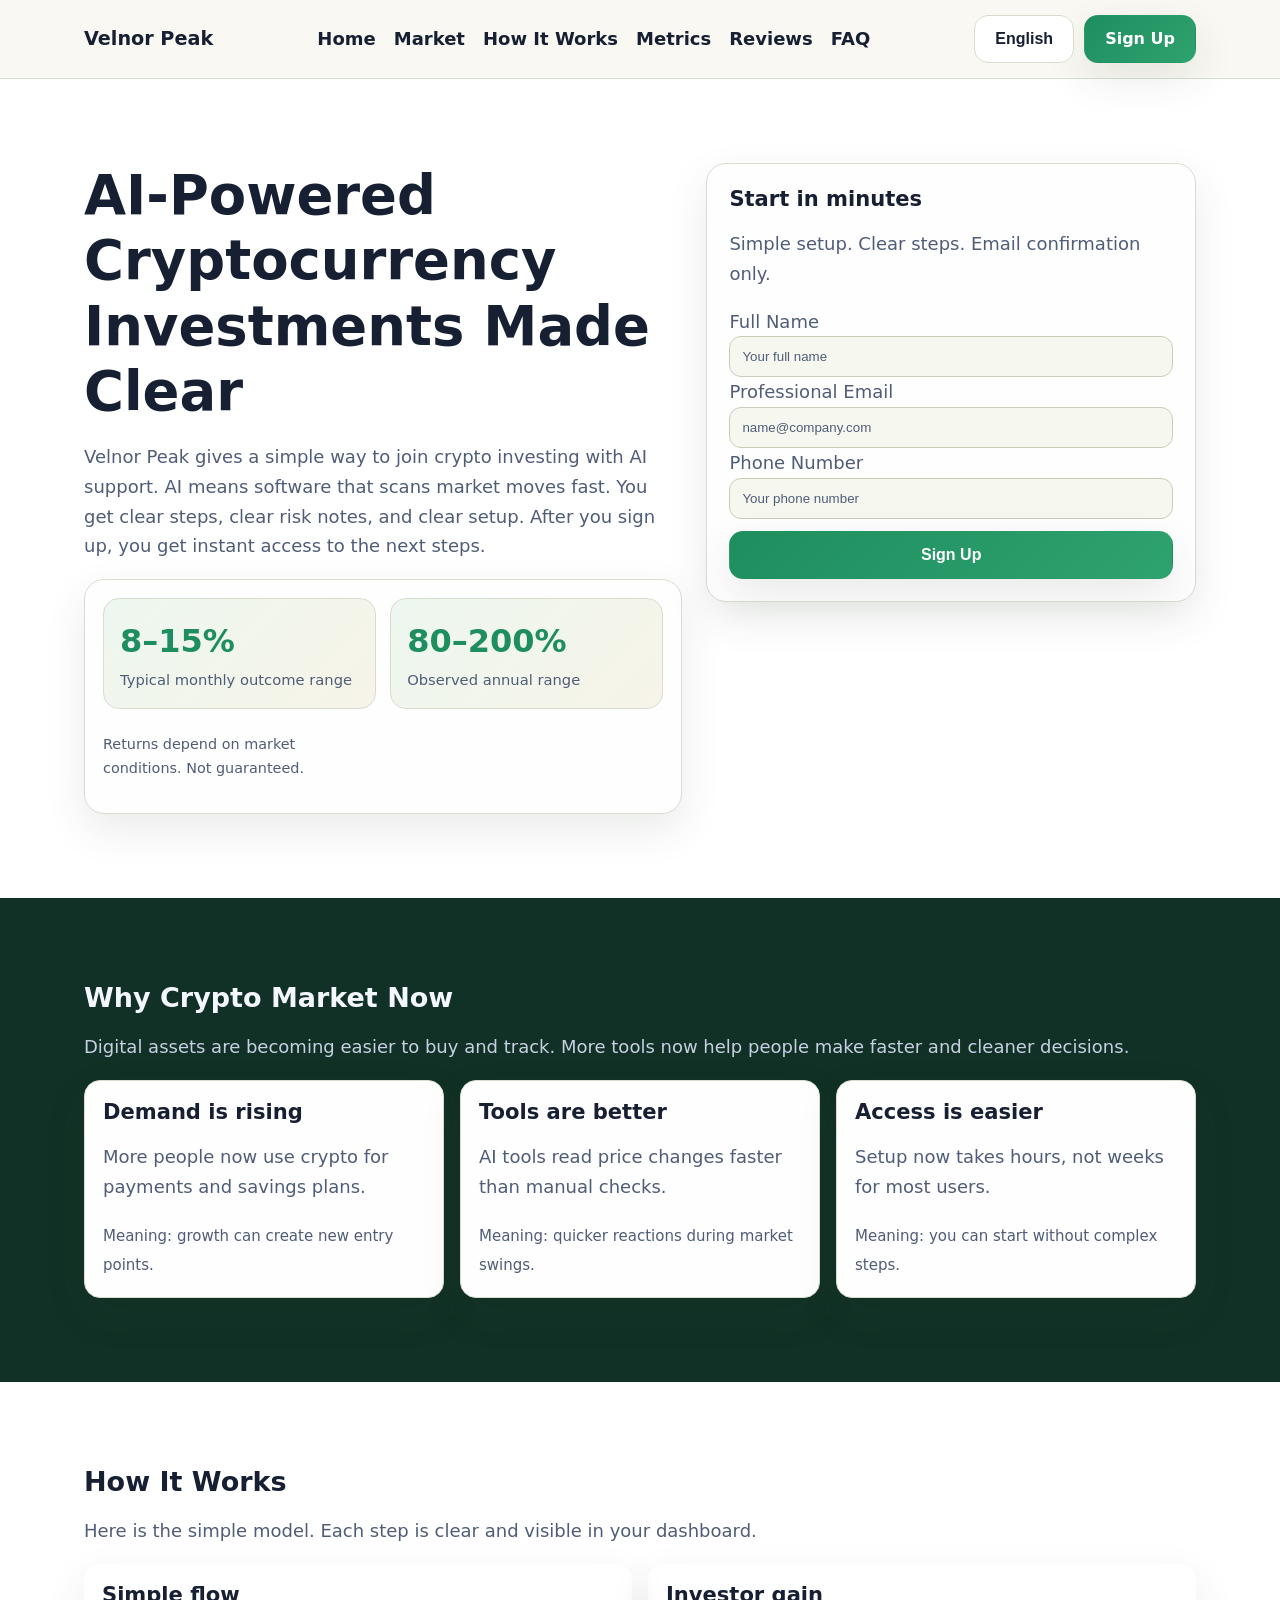
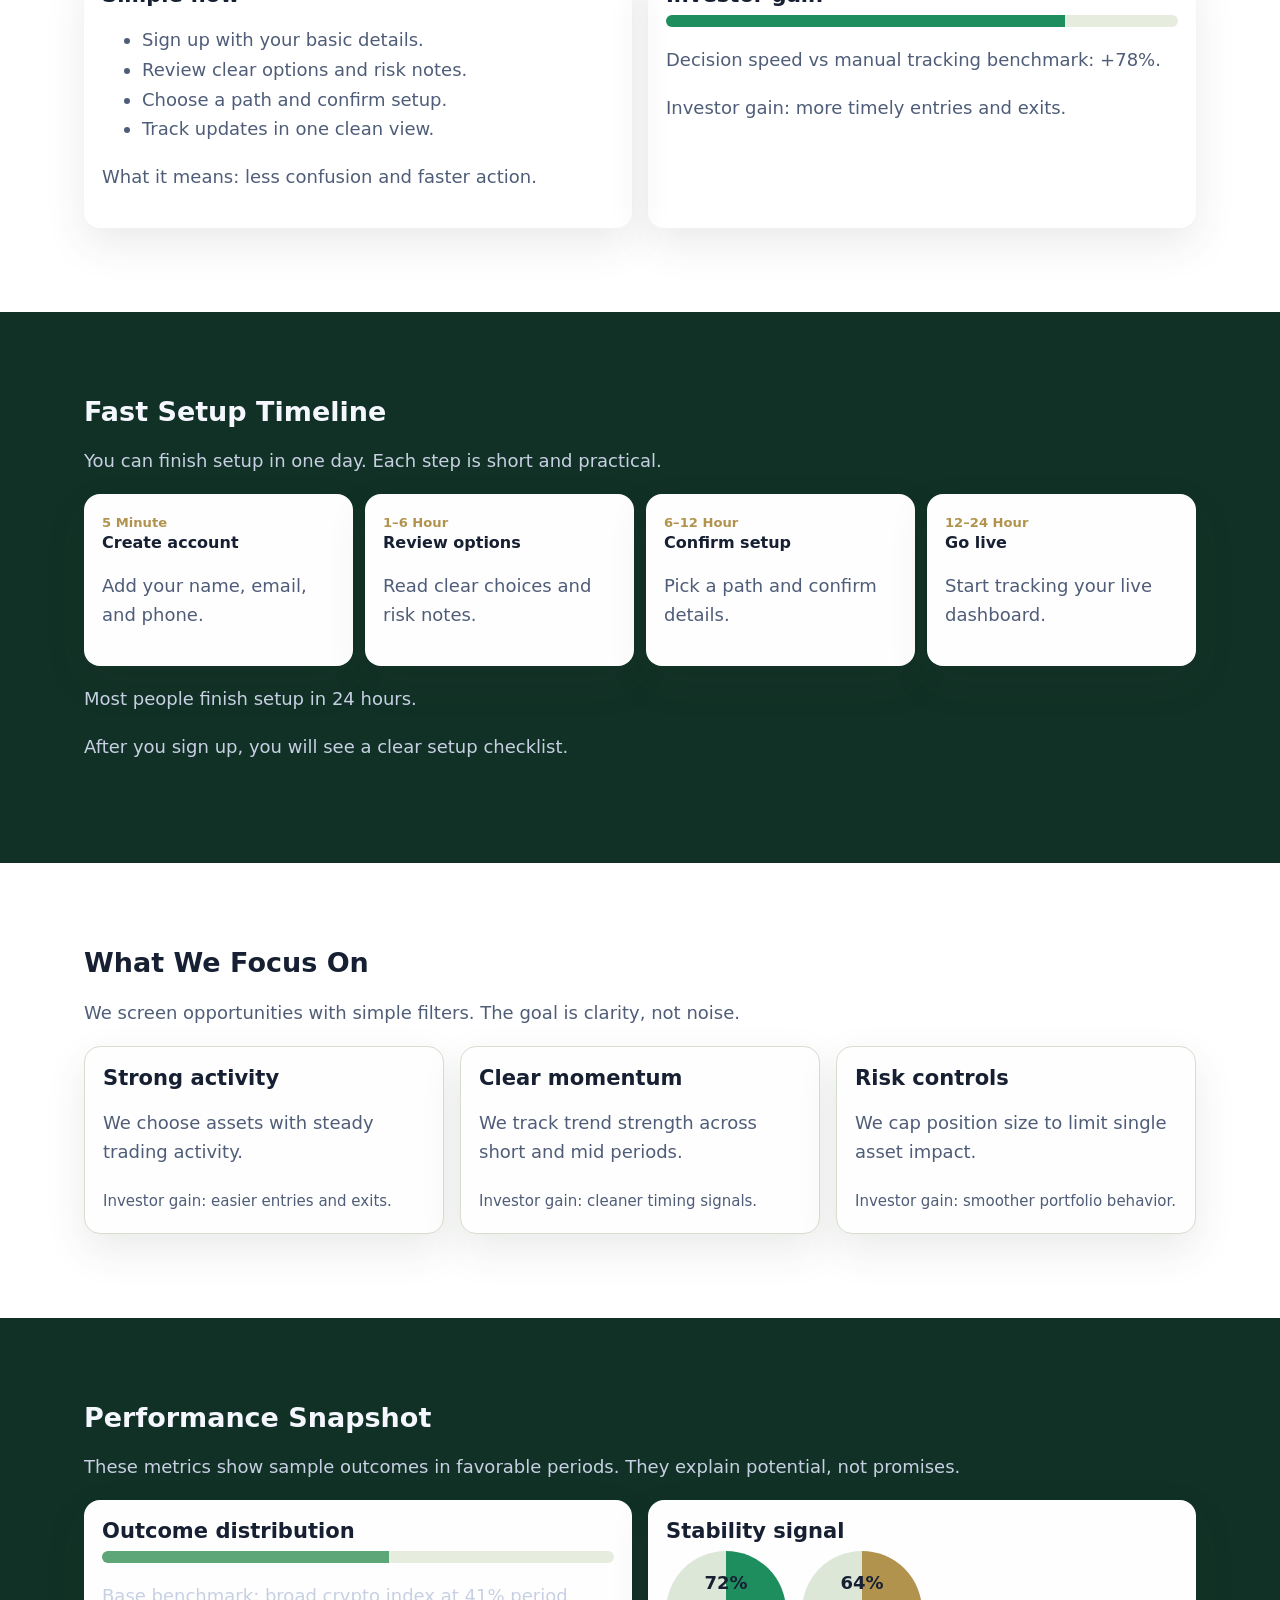
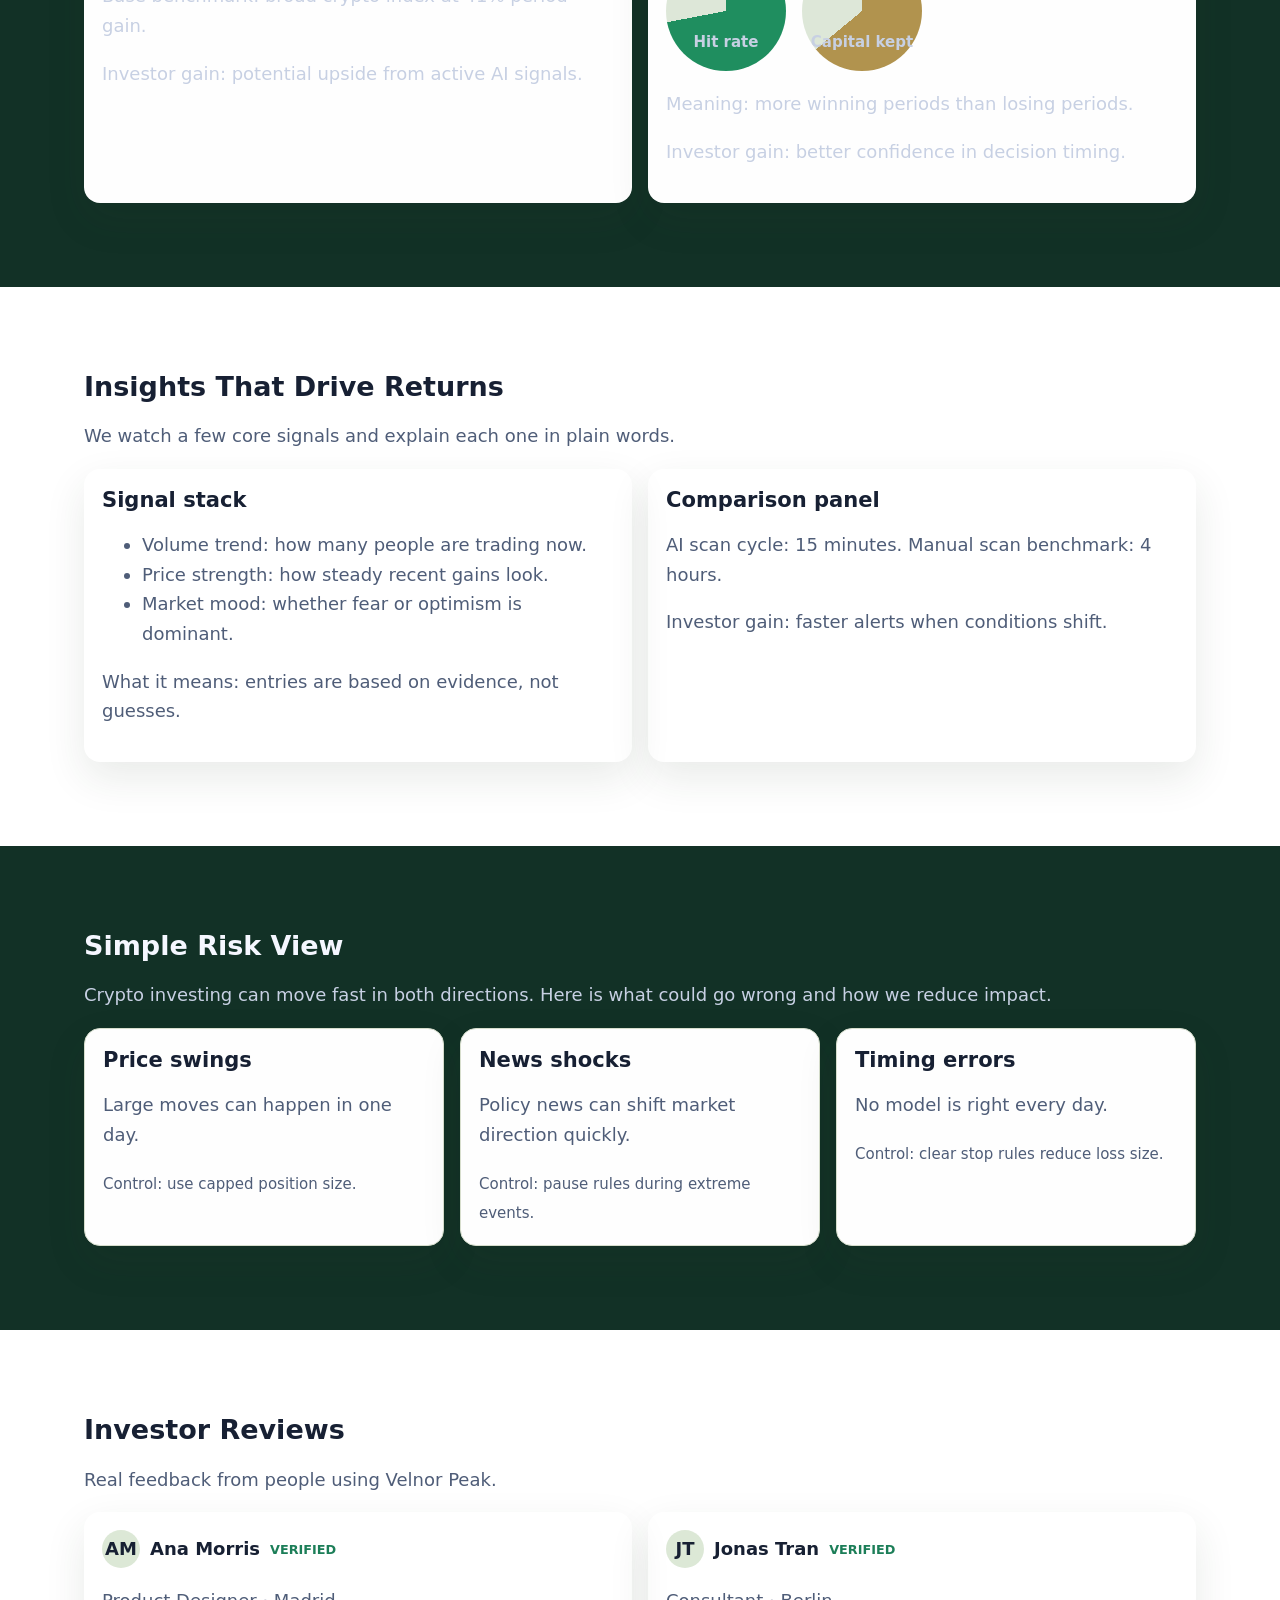
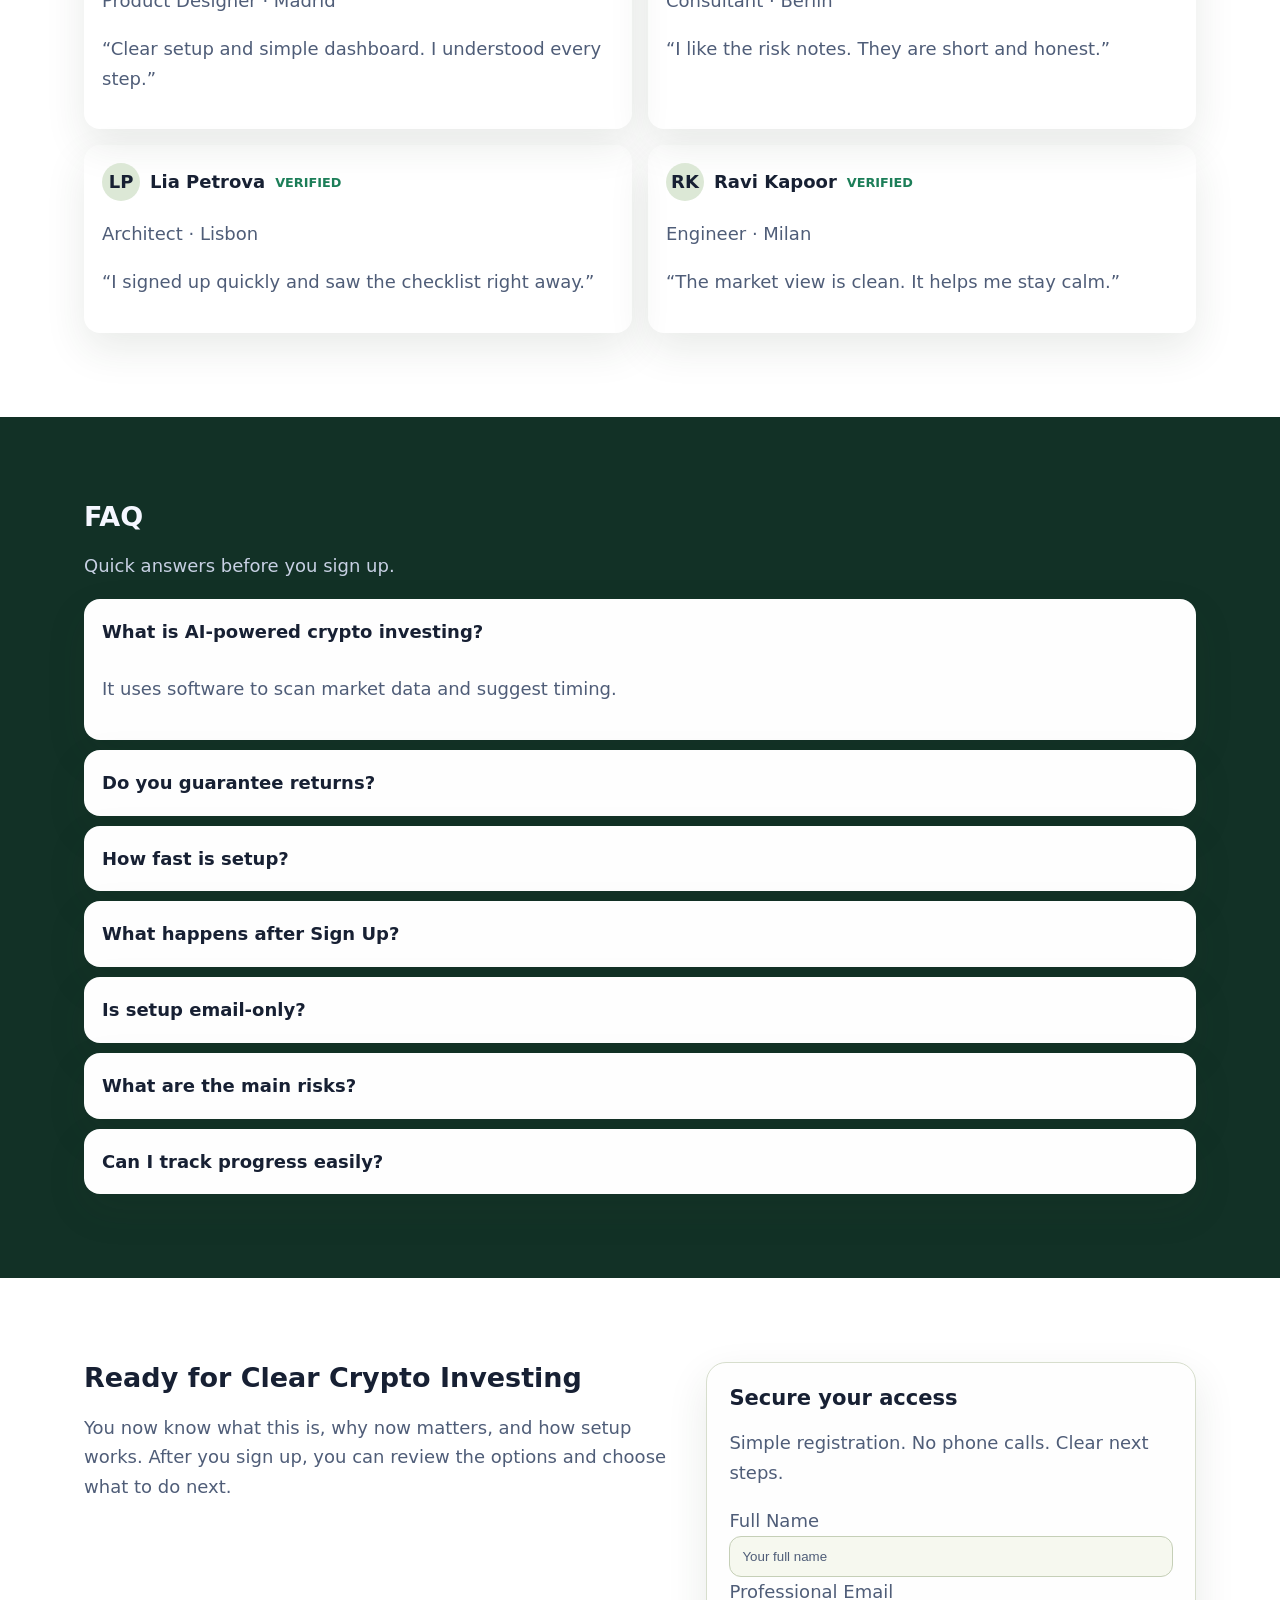
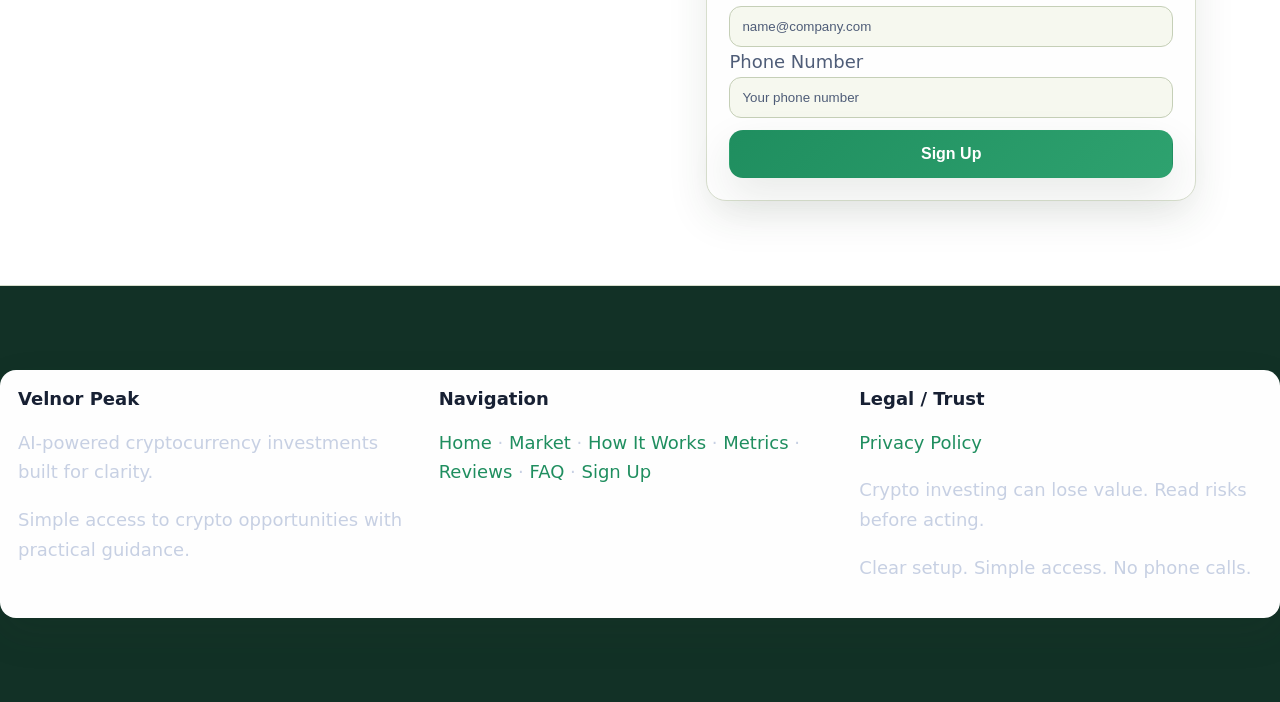
<file: index.html>
<!doctype html>
<html lang="en">
<head>
<meta charset="utf-8"/>
<meta name="viewport" content="width=device-width,initial-scale=1"/>
<title>Velnor Peak | AI-Powered Cryptocurrency Investments Page 1</title>
<meta name="description" content="Learn AI-powered cryptocurrency investments with simple steps, clear risks, and a fast sign-up path. Page 1."/>
<link rel="canonical" href="https://velnorpeak.com/index.html"/>
<link rel="alternate" hreflang="en" href="https://velnorpeak.com/index.html"/>
<link rel="alternate" hreflang="de" href="https://velnorpeak.com/de/index.html"/>
<link rel="alternate" hreflang="fr" href="https://velnorpeak.com/fr/index.html"/>
<link rel="alternate" hreflang="es" href="https://velnorpeak.com/es/index.html"/>
<link rel="alternate" hreflang="it" href="https://velnorpeak.com/it/index.html"/>
<link rel="alternate" hreflang="tr" href="https://velnorpeak.com/tr/index.html"/>
<link rel="alternate" hreflang="pt" href="https://velnorpeak.com/pt/index.html"/>
<link rel="alternate" hreflang="ja" href="https://velnorpeak.com/jp/index.html"/>
<link rel="alternate" hreflang="sk" href="https://velnorpeak.com/sk/index.html"/>
<link rel="alternate" hreflang="nl-BE" href="https://velnorpeak.com/be/index.html"/>
<link rel="alternate" hreflang="x-default" href="https://velnorpeak.com/index.html"/>
<meta property="og:title" content="Velnor Peak | AI-Powered Cryptocurrency Investments Page 1"/>
<meta property="og:description" content="Learn AI-powered cryptocurrency investments with simple steps, clear risks, and a fast sign-up path. Page 1."/>
<meta property="og:type" content="website"/>
<meta property="og:url" content="https://velnorpeak.com/index.html"/>
<meta name="twitter:card" content="summary_large_image"/>
<meta name="twitter:title" content="Velnor Peak | AI-Powered Cryptocurrency Investments Page 1"/>
<meta name="twitter:description" content="Learn AI-powered cryptocurrency investments with simple steps, clear risks, and a fast sign-up path. Page 1."/>
<link rel="stylesheet" href="assets/style.css"/>
<script defer src="assets/app.js"></script>
</head>
<body>
<header>
  <div class="container nav-wrap">
    <a class="brand" href="index.html">Velnor Peak</a>
    <nav aria-label="Main">
      <ul>
        <li><a href="#home">Home</a></li><li><a href="#market">Market</a></li><li><a href="#how">How It Works</a></li><li><a href="#metrics">Metrics</a></li><li><a href="#reviews">Reviews</a></li><li><a href="#faq">FAQ</a></li>
      </ul>
    </nav>
    <div class="right-actions">
      <div class="lang"><button class="lang-btn" aria-label="Current language">English</button><div class="lang-menu"><a href="index.html"><svg class="flag" viewBox="0 0 3 2" aria-hidden="true"><rect width="3" height="2" fill="#012169"/><path d="M0 0l3 2M3 0L0 2" stroke="#fff" stroke-width=".25"/><path d="M0 0l3 2M3 0L0 2" stroke="#C8102E" stroke-width=".12"/><path d="M1.5 0v2M0 1h3" stroke="#fff" stroke-width=".45"/><path d="M1.5 0v2M0 1h3" stroke="#C8102E" stroke-width=".25"/></svg>English</a>
<a href="de/index.html"><svg class="flag" viewBox="0 0 3 2"><rect width="3" height=".66" y="0"/><rect width="3" height=".67" y=".66" fill="#dd0000"/><rect width="3" height=".67" y="1.33" fill="#ffce00"/></svg>Deutsch</a>
<a href="fr/index.html"><svg class="flag" viewBox="0 0 3 2"><rect width="1" height="2" fill="#0055A4"/><rect x="1" width="1" height="2" fill="#fff"/><rect x="2" width="1" height="2" fill="#EF4135"/></svg>Français</a>
<a href="es/index.html"><svg class="flag" viewBox="0 0 3 2"><rect width="3" height="2" fill="#AA151B"/><rect y=".5" width="3" height="1" fill="#F1BF00"/></svg>Español</a>
<a href="it/index.html"><svg class="flag" viewBox="0 0 3 2"><rect width="1" height="2" fill="#009246"/><rect x="1" width="1" height="2" fill="#fff"/><rect x="2" width="1" height="2" fill="#CE2B37"/></svg>Italiano</a>
<a href="tr/index.html"><svg class="flag" viewBox="0 0 3 2"><rect width="3" height="2" fill="#E30A17"/><circle cx="1.2" cy="1" r=".42" fill="#fff"/><circle cx="1.3" cy="1" r=".34" fill="#E30A17"/></svg>Türkçe</a>
<a href="pt/index.html"><svg class="flag" viewBox="0 0 3 2"><rect width="1.2" height="2" fill="#006600"/><rect x="1.2" width="1.8" height="2" fill="#FF0000"/></svg>Português</a>
<a href="jp/index.html"><svg class="flag" viewBox="0 0 3 2"><rect width="3" height="2" fill="#fff"/><circle cx="1.5" cy="1" r=".5" fill="#BC002D"/></svg>日本語</a>
<a href="sk/index.html"><svg class="flag" viewBox="0 0 3 2"><rect width="3" height=".66" fill="#fff"/><rect y=".66" width="3" height=".67" fill="#0B4EA2"/><rect y="1.33" width="3" height=".67" fill="#EE1C25"/></svg>Slovak</a>
<a href="be/index.html"><svg class="flag" viewBox="0 0 3 2"><rect width="1" height="2" fill="#000"/><rect x="1" width="1" height="2" fill="#FDDA24"/><rect x="2" width="1" height="2" fill="#EF3340"/></svg>Nederlands (BE)</a></div></div>
      <a class="btn" href="#signup">Sign Up</a>
      <button id="drawerOpen" class="drawer-toggle" aria-label="Open menu">☰</button>
    </div>
  </div>
</header>

<div id="mobileDrawer" class="mobile-drawer" aria-hidden="true">
  <div class="mobile-backdrop"></div>
  <div class="mobile-panel">
    <button id="drawerClose" class="icon-btn" aria-label="Close menu">✕</button>
    <nav aria-label="Mobile"><ul><li><a href="#home">Home</a></li><li><a href="#market">Market</a></li><li><a href="#how">How It Works</a></li><li><a href="#metrics">Metrics</a></li><li><a href="#reviews">Reviews</a></li><li><a href="#faq">FAQ</a></li></ul></nav>
    <div class="mobile-actions"><div class="lang"><button class="lang-btn" aria-label="Current language">English</button><div class="lang-menu"><a href="index.html"><svg class="flag" viewBox="0 0 3 2" aria-hidden="true"><rect width="3" height="2" fill="#012169"/><path d="M0 0l3 2M3 0L0 2" stroke="#fff" stroke-width=".25"/><path d="M0 0l3 2M3 0L0 2" stroke="#C8102E" stroke-width=".12"/><path d="M1.5 0v2M0 1h3" stroke="#fff" stroke-width=".45"/><path d="M1.5 0v2M0 1h3" stroke="#C8102E" stroke-width=".25"/></svg>English</a>
<a href="de/index.html"><svg class="flag" viewBox="0 0 3 2"><rect width="3" height=".66" y="0"/><rect width="3" height=".67" y=".66" fill="#dd0000"/><rect width="3" height=".67" y="1.33" fill="#ffce00"/></svg>Deutsch</a>
<a href="fr/index.html"><svg class="flag" viewBox="0 0 3 2"><rect width="1" height="2" fill="#0055A4"/><rect x="1" width="1" height="2" fill="#fff"/><rect x="2" width="1" height="2" fill="#EF4135"/></svg>Français</a>
<a href="es/index.html"><svg class="flag" viewBox="0 0 3 2"><rect width="3" height="2" fill="#AA151B"/><rect y=".5" width="3" height="1" fill="#F1BF00"/></svg>Español</a>
<a href="it/index.html"><svg class="flag" viewBox="0 0 3 2"><rect width="1" height="2" fill="#009246"/><rect x="1" width="1" height="2" fill="#fff"/><rect x="2" width="1" height="2" fill="#CE2B37"/></svg>Italiano</a>
<a href="tr/index.html"><svg class="flag" viewBox="0 0 3 2"><rect width="3" height="2" fill="#E30A17"/><circle cx="1.2" cy="1" r=".42" fill="#fff"/><circle cx="1.3" cy="1" r=".34" fill="#E30A17"/></svg>Türkçe</a>
<a href="pt/index.html"><svg class="flag" viewBox="0 0 3 2"><rect width="1.2" height="2" fill="#006600"/><rect x="1.2" width="1.8" height="2" fill="#FF0000"/></svg>Português</a>
<a href="jp/index.html"><svg class="flag" viewBox="0 0 3 2"><rect width="3" height="2" fill="#fff"/><circle cx="1.5" cy="1" r=".5" fill="#BC002D"/></svg>日本語</a>
<a href="sk/index.html"><svg class="flag" viewBox="0 0 3 2"><rect width="3" height=".66" fill="#fff"/><rect y=".66" width="3" height=".67" fill="#0B4EA2"/><rect y="1.33" width="3" height=".67" fill="#EE1C25"/></svg>Slovak</a>
<a href="be/index.html"><svg class="flag" viewBox="0 0 3 2"><rect width="1" height="2" fill="#000"/><rect x="1" width="1" height="2" fill="#FDDA24"/><rect x="2" width="1" height="2" fill="#EF3340"/></svg>Nederlands (BE)</a></div></div><a class="btn" href="#signup">Sign Up</a></div>
  </div>
</div>

<main>
<section id="home" class="section light hero">
  <div class="container hero-grid">
    <div class="reveal">
      <h1>AI-Powered Cryptocurrency Investments Made Clear</h1>
      <p>Velnor Peak gives a simple way to join crypto investing with AI support. AI means software that scans market moves fast. You get clear steps, clear risk notes, and clear setup. After you sign up, you get instant access to the next steps.</p>
      <div class="hero-panel performance">
        <div class="perf-card"><div class="perf-num">8–15%</div><div class="perf-label">Typical monthly outcome range</div></div>
        <div class="perf-card"><div class="perf-num">80–200%</div><div class="perf-label">Observed annual range</div></div>
        <p class="perf-note">Returns depend on market conditions. Not guaranteed.</p>
      </div>
    </div>
    <form class="form-card reveal" id="signup">
      <h3 class="form-title">Start in minutes</h3><p class="form-sub">Simple setup. Clear steps. Email confirmation only.</p>
      <label>Full Name<input required placeholder="Your full name"/></label>
      <label>Professional Email<input type="email" required placeholder="name@company.com"/></label>
      <label>Phone Number<input type="tel" required placeholder="Your phone number"/></label>
      <button class="btn" type="submit">Sign Up</button>
    </form>
  </div>
</section>

<section id="market" class="section dark"><div class="container reveal"><h2>Why Crypto Market Now</h2><p>Digital assets are becoming easier to buy and track. More tools now help people make faster and cleaner decisions.</p><div class="grid-3"><article class="card"><h3>Demand is rising</h3><p>More people now use crypto for payments and savings plans.</p><small class="muted">Meaning: growth can create new entry points.</small></article><article class="card"><h3>Tools are better</h3><p>AI tools read price changes faster than manual checks.</p><small class="muted">Meaning: quicker reactions during market swings.</small></article><article class="card"><h3>Access is easier</h3><p>Setup now takes hours, not weeks for most users.</p><small class="muted">Meaning: you can start without complex steps.</small></article></div></div></section>

<section id="how" class="section light"><div class="container reveal"><h2>How It Works</h2><p>Here is the simple model. Each step is clear and visible in your dashboard.</p><div class="grid-2"><div class="visual-card"><h3>Simple flow</h3><ul><li>Sign up with your basic details.</li><li>Review clear options and risk notes.</li><li>Choose a path and confirm setup.</li><li>Track updates in one clean view.</li></ul><p>What it means: less confusion and faster action.</p></div><div class="visual-card"><h3>Investor gain</h3><div class="bar"><span class="b1"></span></div><p>Decision speed vs manual tracking benchmark: +78%.</p><p>Investor gain: more timely entries and exits.</p></div></div></div></section>

<section class="section dark"><div class="container reveal"><h2>Fast Setup Timeline</h2><p>You can finish setup in one day. Each step is short and practical.</p><div class="process-row"><article class="process-card"><div class="time">5 Minute</div><h4>Create account</h4><p>Add your name, email, and phone.</p></article><article class="process-card"><div class="time">1–6 Hour</div><h4>Review options</h4><p>Read clear choices and risk notes.</p></article><article class="process-card"><div class="time">6–12 Hour</div><h4>Confirm setup</h4><p>Pick a path and confirm details.</p></article><article class="process-card"><div class="time">12–24 Hour</div><h4>Go live</h4><p>Start tracking your live dashboard.</p></article></div><p>Most people finish setup in 24 hours.</p><p>After you sign up, you will see a clear setup checklist.</p></div></section>

<section class="section light"><div class="container reveal"><h2>What We Focus On</h2><p>We screen opportunities with simple filters. The goal is clarity, not noise.</p><div class="grid-3"><article class="card"><h3>Strong activity</h3><p>We choose assets with steady trading activity.</p><small class="muted">Investor gain: easier entries and exits.</small></article><article class="card"><h3>Clear momentum</h3><p>We track trend strength across short and mid periods.</p><small class="muted">Investor gain: cleaner timing signals.</small></article><article class="card"><h3>Risk controls</h3><p>We cap position size to limit single asset impact.</p><small class="muted">Investor gain: smoother portfolio behavior.</small></article></div></div></section>

<section id="metrics" class="section dark"><div class="container reveal"><h2>Performance Snapshot</h2><p>These metrics show sample outcomes in favorable periods. They explain potential, not promises.</p><div class="grid-2"><div class="kpi-card"><h3>Outcome distribution</h3><div class="bar"><span class="b2"></span></div><p>Base benchmark: broad crypto index at 41% period gain.</p><p>Investor gain: potential upside from active AI signals.</p></div><div class="kpi-card"><h3>Stability signal</h3><div class="rings"><div class="ring">72%<small>Hit rate</small></div><div class="ring" style="background:conic-gradient(var(--accent-2) 0 64%, #dde7d8 64% 100%)">64%<small>Capital kept</small></div></div><p>Meaning: more winning periods than losing periods.</p><p>Investor gain: better confidence in decision timing.</p></div></div></div></section>

<section class="section light"><div class="container reveal"><h2>Insights That Drive Returns</h2><p>We watch a few core signals and explain each one in plain words.</p><div class="grid-2"><article class="visual-card"><h3>Signal stack</h3><ul><li>Volume trend: how many people are trading now.</li><li>Price strength: how steady recent gains look.</li><li>Market mood: whether fear or optimism is dominant.</li></ul><p>What it means: entries are based on evidence, not guesses.</p></article><article class="visual-card"><h3>Comparison panel</h3><p>AI scan cycle: 15 minutes. Manual scan benchmark: 4 hours.</p><p>Investor gain: faster alerts when conditions shift.</p></article></div></div></section>

<section class="section dark"><div class="container reveal"><h2>Simple Risk View</h2><p>Crypto investing can move fast in both directions. Here is what could go wrong and how we reduce impact.</p><div class="grid-3"><article class="card"><h3>Price swings</h3><p>Large moves can happen in one day.</p><small class="muted">Control: use capped position size.</small></article><article class="card"><h3>News shocks</h3><p>Policy news can shift market direction quickly.</p><small class="muted">Control: pause rules during extreme events.</small></article><article class="card"><h3>Timing errors</h3><p>No model is right every day.</p><small class="muted">Control: clear stop rules reduce loss size.</small></article></div></div></section>

<section id="reviews" class="section light"><div class="container reveal"><h2>Investor Reviews</h2><p>Real feedback from people using Velnor Peak.</p><div class="grid-2"><article class="review-card"><div class="review-head"><span class="avatar">AM</span><strong>Ana Morris</strong><span class="verified">VERIFIED</span></div><p>Product Designer · Madrid</p><p>“Clear setup and simple dashboard. I understood every step.”</p></article><article class="review-card"><div class="review-head"><span class="avatar">JT</span><strong>Jonas Tran</strong><span class="verified">VERIFIED</span></div><p>Consultant · Berlin</p><p>“I like the risk notes. They are short and honest.”</p></article><article class="review-card"><div class="review-head"><span class="avatar">LP</span><strong>Lia Petrova</strong><span class="verified">VERIFIED</span></div><p>Architect · Lisbon</p><p>“I signed up quickly and saw the checklist right away.”</p></article><article class="review-card"><div class="review-head"><span class="avatar">RK</span><strong>Ravi Kapoor</strong><span class="verified">VERIFIED</span></div><p>Engineer · Milan</p><p>“The market view is clean. It helps me stay calm.”</p></article></div></div></section>

<section id="faq" class="section dark"><div class="container reveal"><h2>FAQ</h2><p>Quick answers before you sign up.</p><div class="faq-list"><details class="faq-item" open><summary>What is AI-powered crypto investing?</summary><div class="ans"><p>It uses software to scan market data and suggest timing.</p></div></details><details class="faq-item"><summary>Do you guarantee returns?</summary><div class="ans"><p>No. Returns depend on market conditions and can vary.</p></div></details><details class="faq-item"><summary>How fast is setup?</summary><div class="ans"><p>Most people finish setup in 24 hours.</p></div></details><details class="faq-item"><summary>What happens after Sign Up?</summary><div class="ans"><p>After you sign up, you can review the options and choose what to do next.</p></div></details><details class="faq-item"><summary>Is setup email-only?</summary><div class="ans"><p>We may send a short email to confirm your details.</p></div></details><details class="faq-item"><summary>What are the main risks?</summary><div class="ans"><p>Fast price swings and sudden news events are the main risks.</p></div></details><details class="faq-item"><summary>Can I track progress easily?</summary><div class="ans"><p>Yes. You get one dashboard with updates and clear status.</p></div></details></div></div></section>

<section class="section light"><div class="container hero-grid reveal"><div><h2>Ready for Clear Crypto Investing</h2><p>You now know what this is, why now matters, and how setup works. After you sign up, you can review the options and choose what to do next.</p></div><form class="form-card"><h3>Secure your access</h3><p>Simple registration. No phone calls. Clear next steps.</p><label>Full Name<input required placeholder="Your full name"/></label><label>Professional Email<input type="email" required placeholder="name@company.com"/></label><label>Phone Number<input type="tel" required placeholder="Your phone number"/></label><button class="btn" type="submit">Sign Up</button></form></div></section>
</main>

<footer class="section dark"><div class="container footer-grid footer-panel"><div><h4>Velnor Peak</h4><p>AI-powered cryptocurrency investments built for clarity.</p><p>Simple access to crypto opportunities with practical guidance.</p></div><div><h4>Navigation</h4><p><a href="#home">Home</a> · <a href="#market">Market</a> · <a href="#how">How It Works</a> · <a href="#metrics">Metrics</a> · <a href="#reviews">Reviews</a> · <a href="#faq">FAQ</a> · <a href="#signup">Sign Up</a></p></div><div><h4>Legal / Trust</h4><p><a href="#" data-open-privacy>Privacy Policy</a></p><p>Crypto investing can lose value. Read risks before acting.</p><p>Clear setup. Simple access. No phone calls.</p></div></div></footer>

<div id="privacyModal" class="modal" role="dialog" aria-modal="true" aria-label="Privacy Policy">
  <div class="modal-panel">
    <div class="modal-top"><h3>Privacy Policy</h3><button class="icon-btn" data-close-privacy aria-label="Close policy">✕</button></div>
    <p>Introduction: We explain what data we use and why.</p><p>Data collection: We collect name, email, phone, and basic device data.</p><p>Legal basis: We process data to provide requested access and support.</p><p>Cookies: We use cookies to keep sessions safe and measure performance.</p><p>Retention: We keep data only as long as needed for service delivery.</p><p>Third-party sharing: We share limited data with secure service providers.</p><p>Security: We use encryption and access controls to protect information.</p><p>User rights: You can request access, correction, or deletion of your data.</p><p>International transfers: Data may be processed outside your country with safeguards.</p><p>Industry risk disclosure: Digital assets are volatile and outcomes are not guaranteed.</p><p>Contact: privacy@velnorpeak.com for privacy requests.</p>
    <button class="btn" data-close-privacy>Close</button>
  </div>
</div>

<script type="application/ld+json">{"@context":"https://schema.org","@graph":[{"@type":"Organization","name":"Velnor Peak","url":"https://velnorpeak.com"},{"@type":"WebSite","name":"Velnor Peak","url":"https://velnorpeak.com"},{"@type":"FAQPage","mainEntity":[{"@type":"Question","name":"What is AI-powered crypto investing?","acceptedAnswer":{"@type":"Answer","text":"It uses software to scan market data and suggest timing."}},{"@type":"Question","name":"Do you guarantee returns?","acceptedAnswer":{"@type":"Answer","text":"No. Returns depend on market conditions."}}]},{"@type":"Review","author":{"@type":"Person","name":"Ana Morris"},"reviewBody":"Clear setup and simple dashboard.","reviewRating":{"@type":"Rating","ratingValue":"5","bestRating":"5"}}]}</script>
</body></html>
</file>
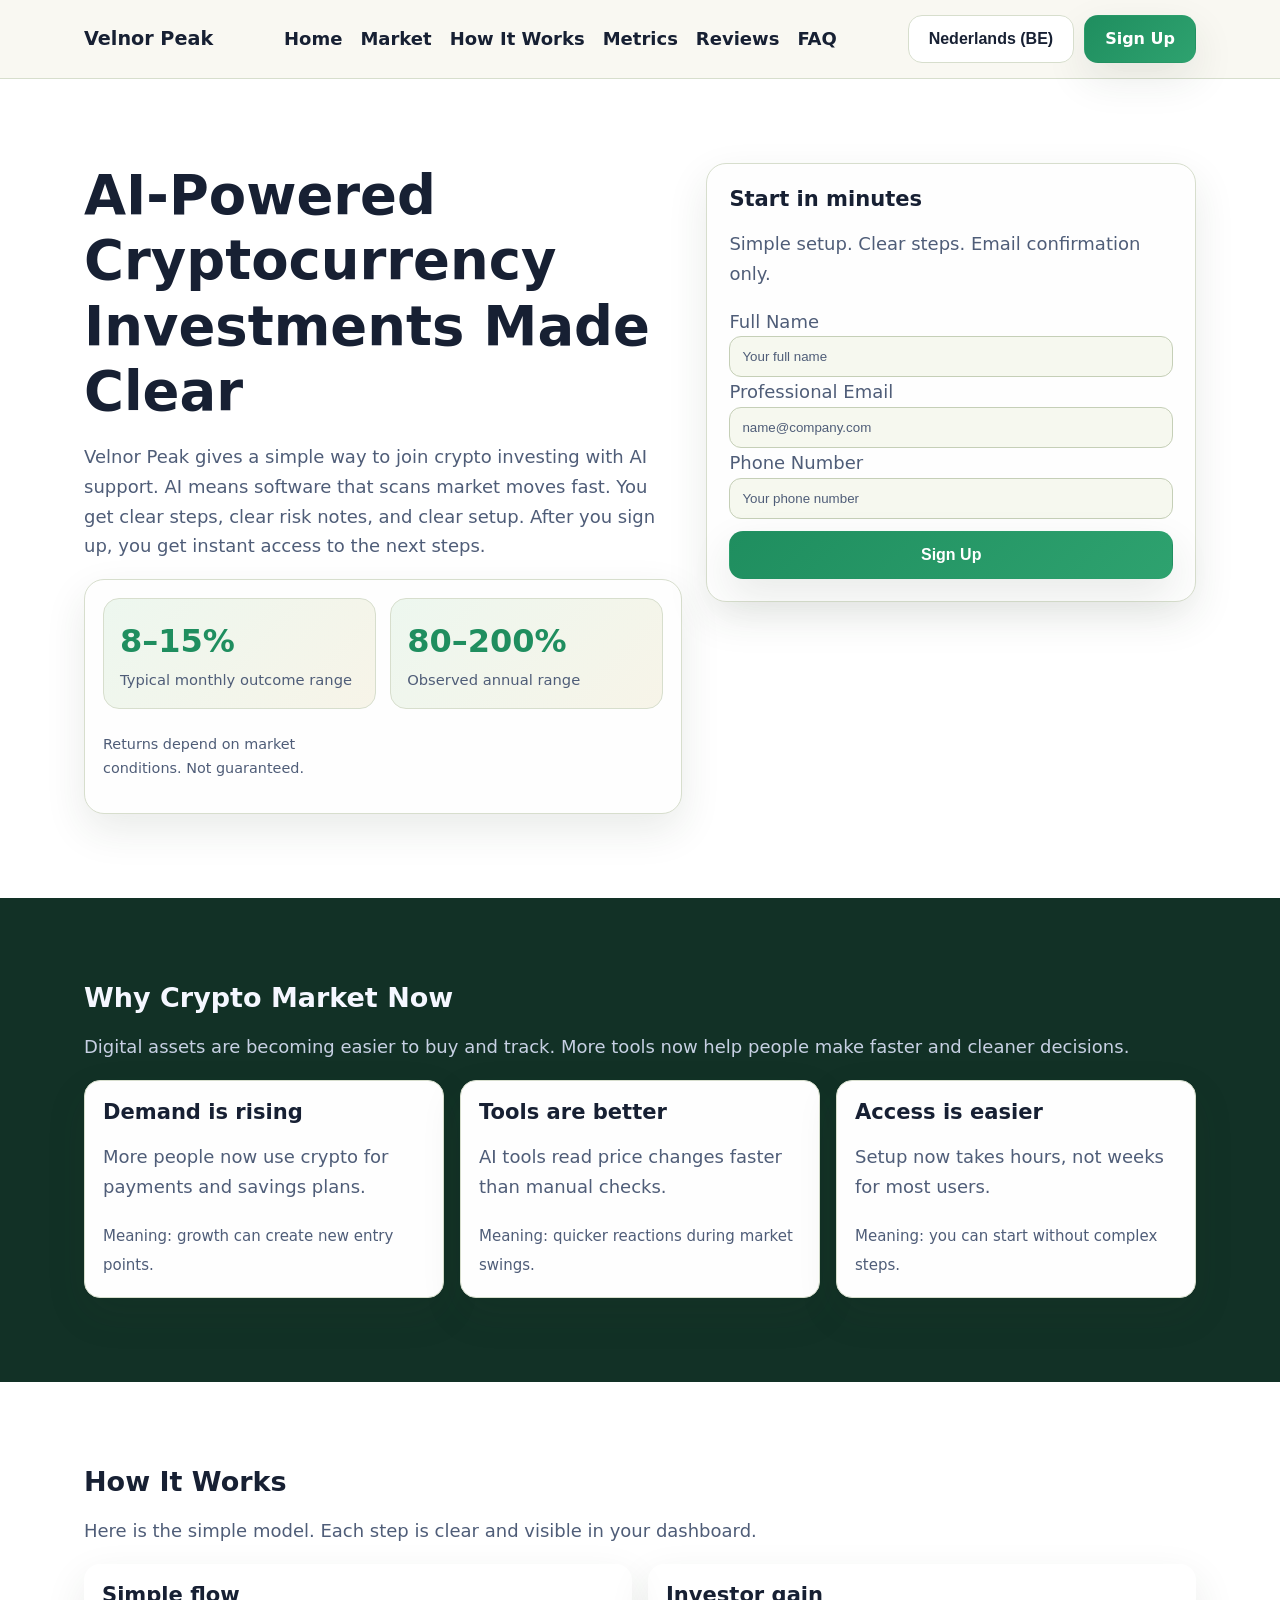
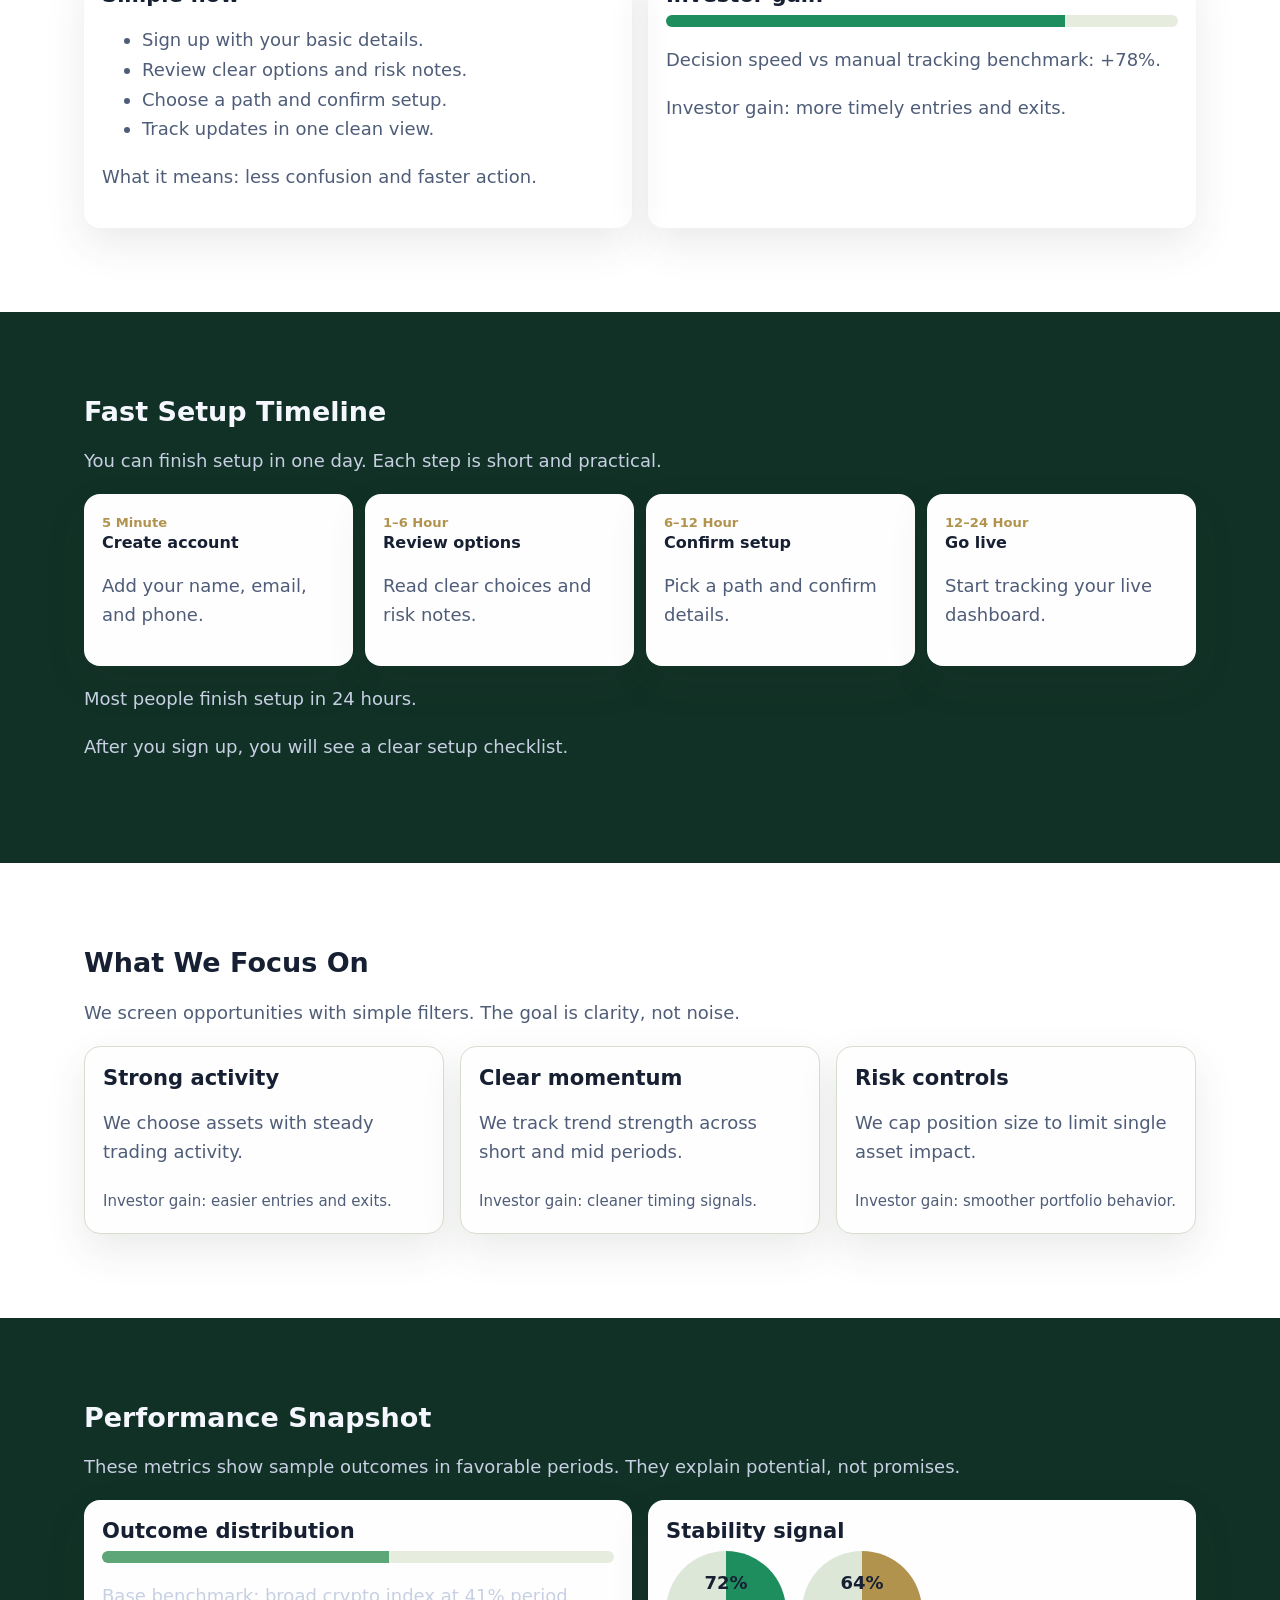
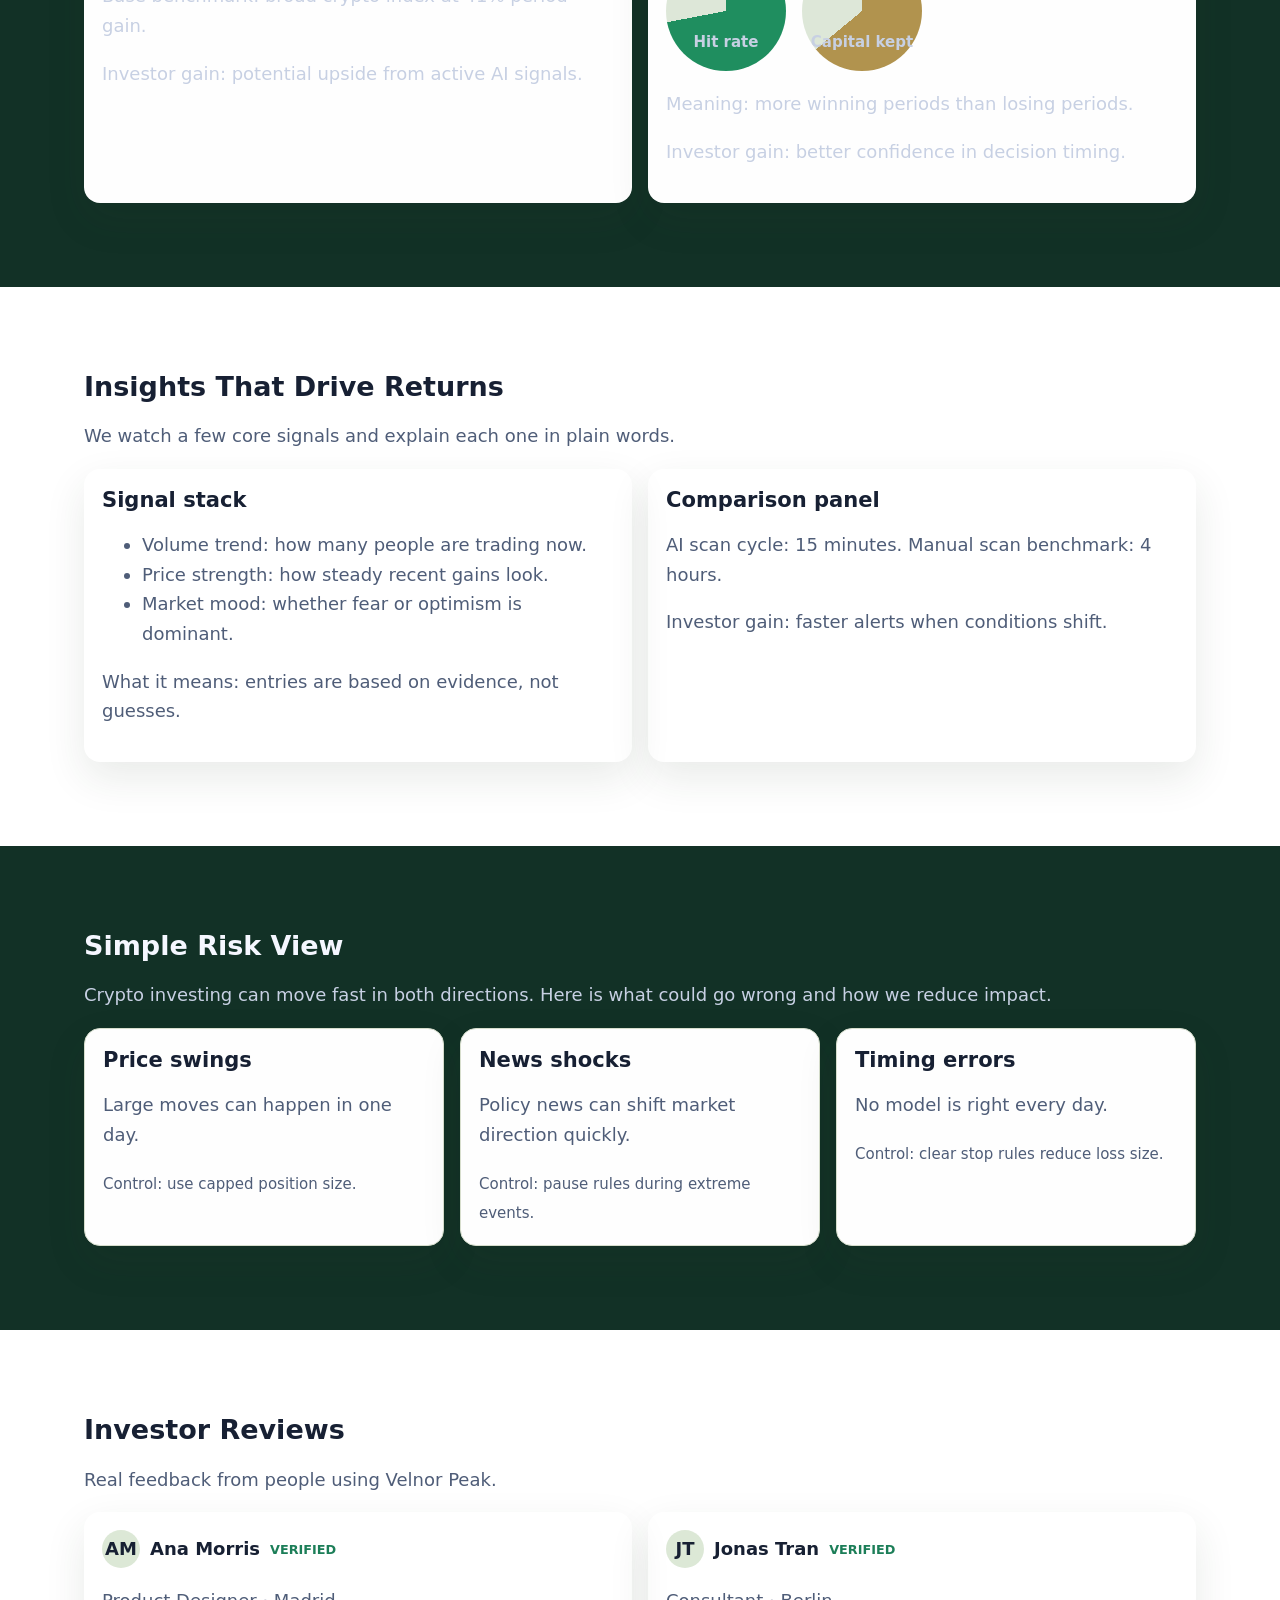
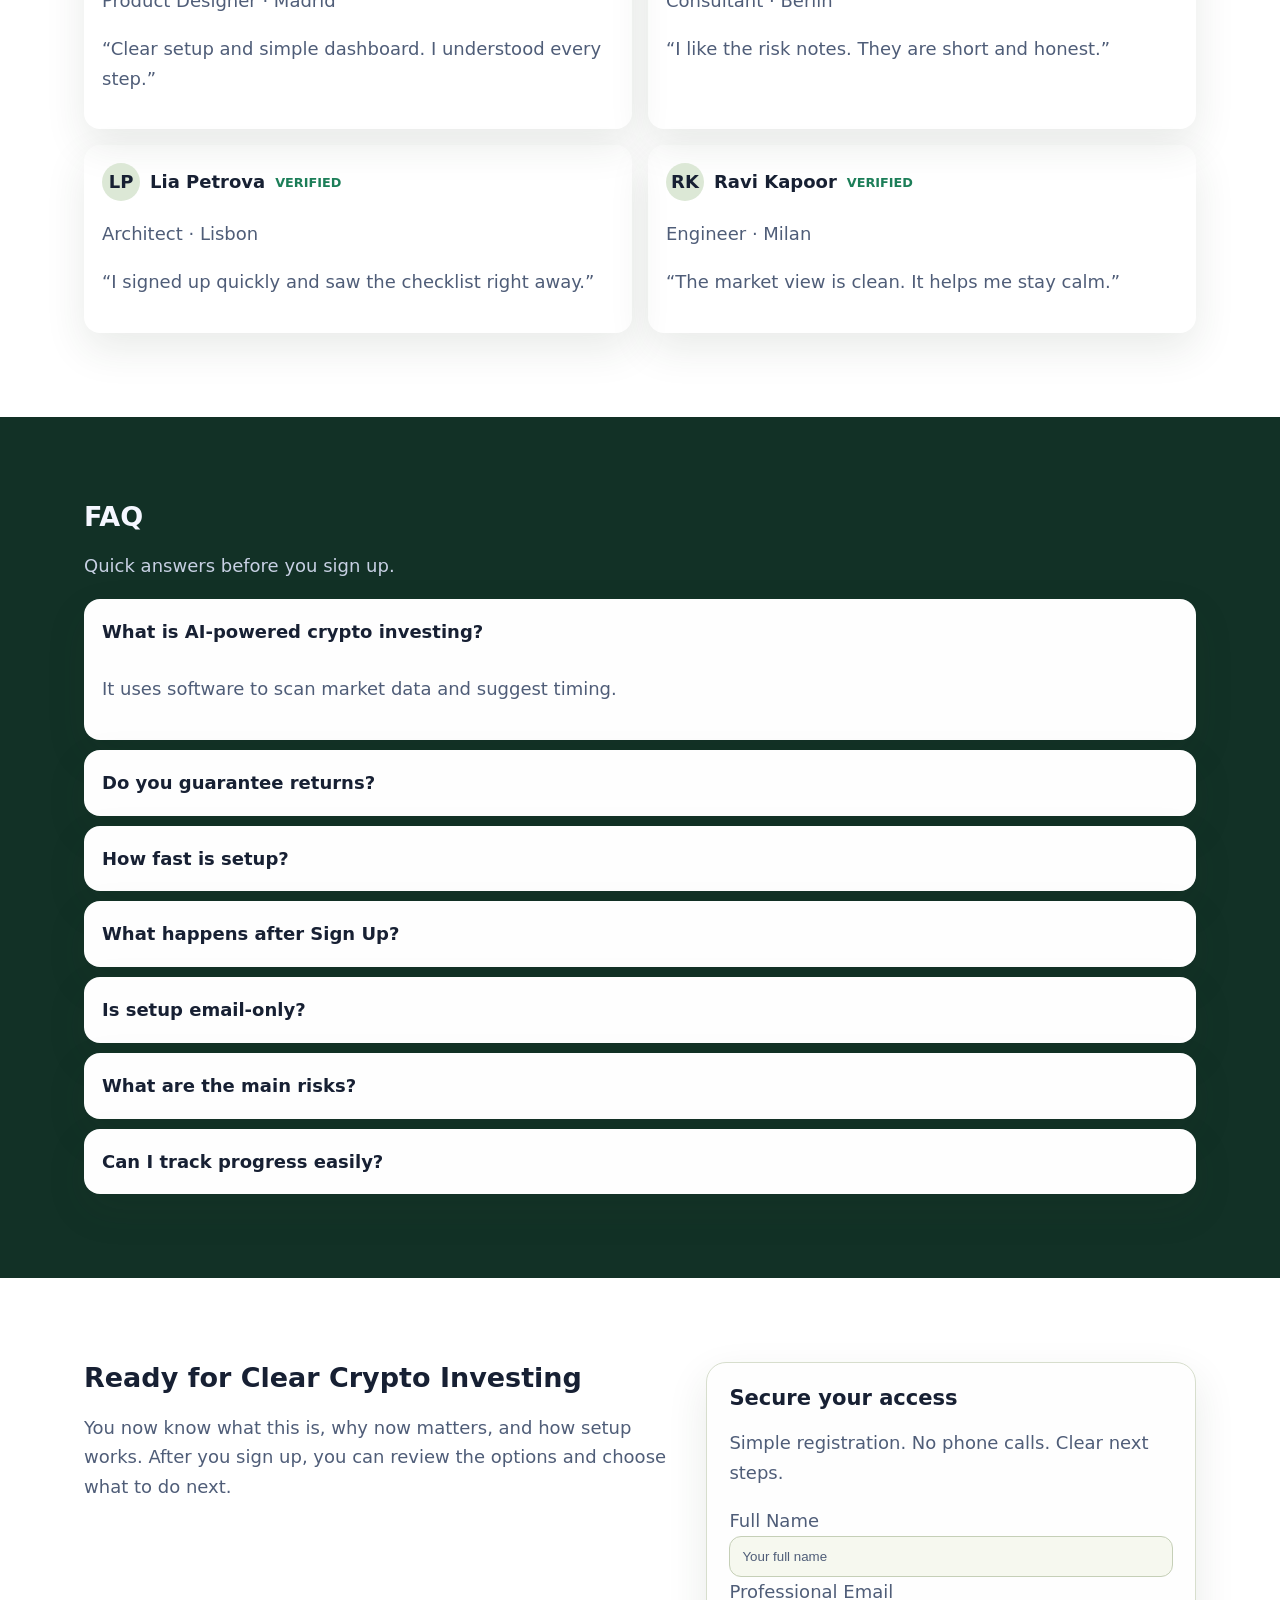
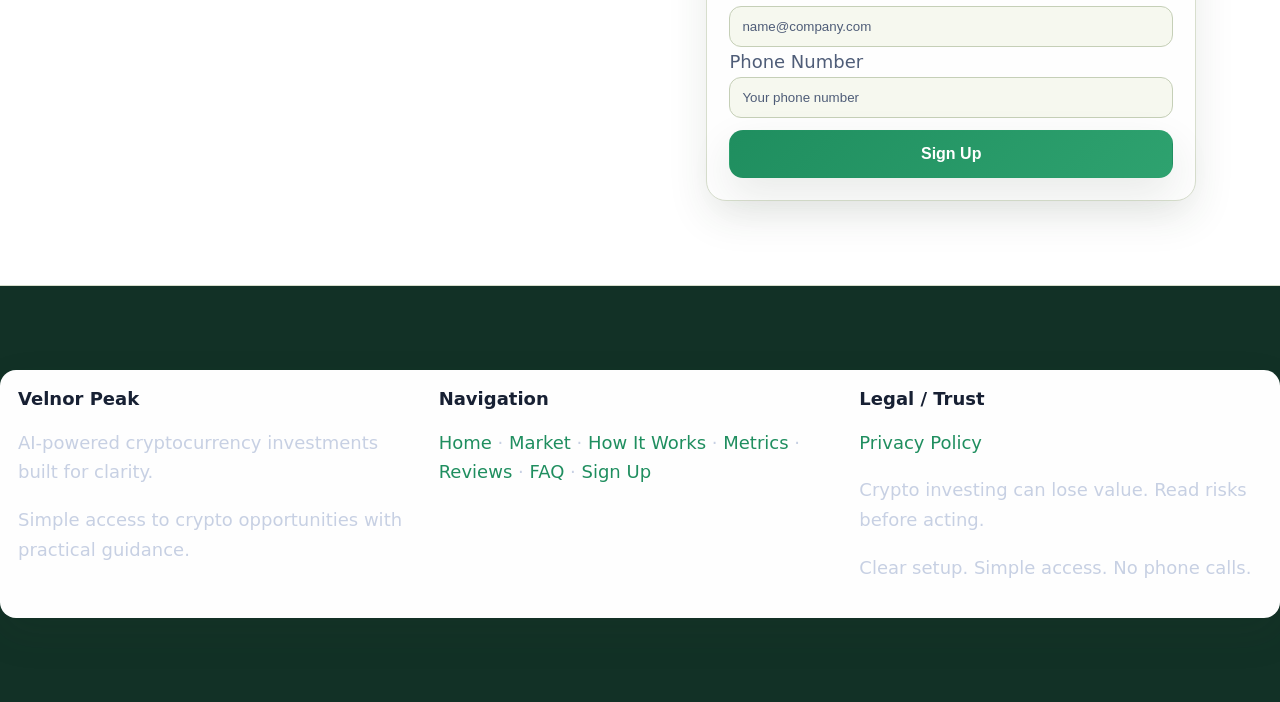
<file: be/index.html>
<!doctype html>
<html lang="en">
<head>
<meta charset="utf-8"/>
<meta name="viewport" content="width=device-width,initial-scale=1"/>
<title>Velnor Peak | AI-Powered Cryptocurrency Investments Page 10</title>
<meta name="description" content="Learn AI-powered cryptocurrency investments with simple steps, clear risks, and a fast sign-up path. Page 10."/>
<link rel="canonical" href="https://velnorpeak.com/be/index.html"/>
<link rel="alternate" hreflang="en" href="https://velnorpeak.com/index.html"/>
<link rel="alternate" hreflang="de" href="https://velnorpeak.com/de/index.html"/>
<link rel="alternate" hreflang="fr" href="https://velnorpeak.com/fr/index.html"/>
<link rel="alternate" hreflang="es" href="https://velnorpeak.com/es/index.html"/>
<link rel="alternate" hreflang="it" href="https://velnorpeak.com/it/index.html"/>
<link rel="alternate" hreflang="tr" href="https://velnorpeak.com/tr/index.html"/>
<link rel="alternate" hreflang="pt" href="https://velnorpeak.com/pt/index.html"/>
<link rel="alternate" hreflang="ja" href="https://velnorpeak.com/jp/index.html"/>
<link rel="alternate" hreflang="sk" href="https://velnorpeak.com/sk/index.html"/>
<link rel="alternate" hreflang="nl-BE" href="https://velnorpeak.com/be/index.html"/>
<link rel="alternate" hreflang="x-default" href="https://velnorpeak.com/index.html"/>
<meta property="og:title" content="Velnor Peak | AI-Powered Cryptocurrency Investments Page 10"/>
<meta property="og:description" content="Learn AI-powered cryptocurrency investments with simple steps, clear risks, and a fast sign-up path. Page 10."/>
<meta property="og:type" content="website"/>
<meta property="og:url" content="https://velnorpeak.com/be/index.html"/>
<meta name="twitter:card" content="summary_large_image"/>
<meta name="twitter:title" content="Velnor Peak | AI-Powered Cryptocurrency Investments Page 10"/>
<meta name="twitter:description" content="Learn AI-powered cryptocurrency investments with simple steps, clear risks, and a fast sign-up path. Page 10."/>
<link rel="stylesheet" href="../assets/style.css"/>
<script defer src="../assets/app.js"></script>
</head>
<body>
<header>
  <div class="container nav-wrap">
    <a class="brand" href="../index.html">Velnor Peak</a>
    <nav aria-label="Main">
      <ul>
        <li><a href="#home">Home</a></li><li><a href="#market">Market</a></li><li><a href="#how">How It Works</a></li><li><a href="#metrics">Metrics</a></li><li><a href="#reviews">Reviews</a></li><li><a href="#faq">FAQ</a></li>
      </ul>
    </nav>
    <div class="right-actions">
      <div class="lang"><button class="lang-btn" aria-label="Current language">Nederlands (BE)</button><div class="lang-menu"><a href="../index.html"><svg class="flag" viewBox="0 0 3 2" aria-hidden="true"><rect width="3" height="2" fill="#012169"/><path d="M0 0l3 2M3 0L0 2" stroke="#fff" stroke-width=".25"/><path d="M0 0l3 2M3 0L0 2" stroke="#C8102E" stroke-width=".12"/><path d="M1.5 0v2M0 1h3" stroke="#fff" stroke-width=".45"/><path d="M1.5 0v2M0 1h3" stroke="#C8102E" stroke-width=".25"/></svg>English</a>
<a href="../de/index.html"><svg class="flag" viewBox="0 0 3 2"><rect width="3" height=".66" y="0"/><rect width="3" height=".67" y=".66" fill="#dd0000"/><rect width="3" height=".67" y="1.33" fill="#ffce00"/></svg>Deutsch</a>
<a href="../fr/index.html"><svg class="flag" viewBox="0 0 3 2"><rect width="1" height="2" fill="#0055A4"/><rect x="1" width="1" height="2" fill="#fff"/><rect x="2" width="1" height="2" fill="#EF4135"/></svg>Français</a>
<a href="../es/index.html"><svg class="flag" viewBox="0 0 3 2"><rect width="3" height="2" fill="#AA151B"/><rect y=".5" width="3" height="1" fill="#F1BF00"/></svg>Español</a>
<a href="../it/index.html"><svg class="flag" viewBox="0 0 3 2"><rect width="1" height="2" fill="#009246"/><rect x="1" width="1" height="2" fill="#fff"/><rect x="2" width="1" height="2" fill="#CE2B37"/></svg>Italiano</a>
<a href="../tr/index.html"><svg class="flag" viewBox="0 0 3 2"><rect width="3" height="2" fill="#E30A17"/><circle cx="1.2" cy="1" r=".42" fill="#fff"/><circle cx="1.3" cy="1" r=".34" fill="#E30A17"/></svg>Türkçe</a>
<a href="../pt/index.html"><svg class="flag" viewBox="0 0 3 2"><rect width="1.2" height="2" fill="#006600"/><rect x="1.2" width="1.8" height="2" fill="#FF0000"/></svg>Português</a>
<a href="../jp/index.html"><svg class="flag" viewBox="0 0 3 2"><rect width="3" height="2" fill="#fff"/><circle cx="1.5" cy="1" r=".5" fill="#BC002D"/></svg>日本語</a>
<a href="../sk/index.html"><svg class="flag" viewBox="0 0 3 2"><rect width="3" height=".66" fill="#fff"/><rect y=".66" width="3" height=".67" fill="#0B4EA2"/><rect y="1.33" width="3" height=".67" fill="#EE1C25"/></svg>Slovak</a>
<a href="../be/index.html"><svg class="flag" viewBox="0 0 3 2"><rect width="1" height="2" fill="#000"/><rect x="1" width="1" height="2" fill="#FDDA24"/><rect x="2" width="1" height="2" fill="#EF3340"/></svg>Nederlands (BE)</a></div></div>
      <a class="btn" href="#signup">Sign Up</a>
      <button id="drawerOpen" class="drawer-toggle" aria-label="Open menu">☰</button>
    </div>
  </div>
</header>

<div id="mobileDrawer" class="mobile-drawer" aria-hidden="true">
  <div class="mobile-backdrop"></div>
  <div class="mobile-panel">
    <button id="drawerClose" class="icon-btn" aria-label="Close menu">✕</button>
    <nav aria-label="Mobile"><ul><li><a href="#home">Home</a></li><li><a href="#market">Market</a></li><li><a href="#how">How It Works</a></li><li><a href="#metrics">Metrics</a></li><li><a href="#reviews">Reviews</a></li><li><a href="#faq">FAQ</a></li></ul></nav>
    <div class="mobile-actions"><div class="lang"><button class="lang-btn" aria-label="Current language">Nederlands (BE)</button><div class="lang-menu"><a href="../index.html"><svg class="flag" viewBox="0 0 3 2" aria-hidden="true"><rect width="3" height="2" fill="#012169"/><path d="M0 0l3 2M3 0L0 2" stroke="#fff" stroke-width=".25"/><path d="M0 0l3 2M3 0L0 2" stroke="#C8102E" stroke-width=".12"/><path d="M1.5 0v2M0 1h3" stroke="#fff" stroke-width=".45"/><path d="M1.5 0v2M0 1h3" stroke="#C8102E" stroke-width=".25"/></svg>English</a>
<a href="../de/index.html"><svg class="flag" viewBox="0 0 3 2"><rect width="3" height=".66" y="0"/><rect width="3" height=".67" y=".66" fill="#dd0000"/><rect width="3" height=".67" y="1.33" fill="#ffce00"/></svg>Deutsch</a>
<a href="../fr/index.html"><svg class="flag" viewBox="0 0 3 2"><rect width="1" height="2" fill="#0055A4"/><rect x="1" width="1" height="2" fill="#fff"/><rect x="2" width="1" height="2" fill="#EF4135"/></svg>Français</a>
<a href="../es/index.html"><svg class="flag" viewBox="0 0 3 2"><rect width="3" height="2" fill="#AA151B"/><rect y=".5" width="3" height="1" fill="#F1BF00"/></svg>Español</a>
<a href="../it/index.html"><svg class="flag" viewBox="0 0 3 2"><rect width="1" height="2" fill="#009246"/><rect x="1" width="1" height="2" fill="#fff"/><rect x="2" width="1" height="2" fill="#CE2B37"/></svg>Italiano</a>
<a href="../tr/index.html"><svg class="flag" viewBox="0 0 3 2"><rect width="3" height="2" fill="#E30A17"/><circle cx="1.2" cy="1" r=".42" fill="#fff"/><circle cx="1.3" cy="1" r=".34" fill="#E30A17"/></svg>Türkçe</a>
<a href="../pt/index.html"><svg class="flag" viewBox="0 0 3 2"><rect width="1.2" height="2" fill="#006600"/><rect x="1.2" width="1.8" height="2" fill="#FF0000"/></svg>Português</a>
<a href="../jp/index.html"><svg class="flag" viewBox="0 0 3 2"><rect width="3" height="2" fill="#fff"/><circle cx="1.5" cy="1" r=".5" fill="#BC002D"/></svg>日本語</a>
<a href="../sk/index.html"><svg class="flag" viewBox="0 0 3 2"><rect width="3" height=".66" fill="#fff"/><rect y=".66" width="3" height=".67" fill="#0B4EA2"/><rect y="1.33" width="3" height=".67" fill="#EE1C25"/></svg>Slovak</a>
<a href="../be/index.html"><svg class="flag" viewBox="0 0 3 2"><rect width="1" height="2" fill="#000"/><rect x="1" width="1" height="2" fill="#FDDA24"/><rect x="2" width="1" height="2" fill="#EF3340"/></svg>Nederlands (BE)</a></div></div><a class="btn" href="#signup">Sign Up</a></div>
  </div>
</div>

<main>
<section id="home" class="section light hero">
  <div class="container hero-grid">
    <div class="reveal">
      <h1>AI-Powered Cryptocurrency Investments Made Clear</h1>
      <p>Velnor Peak gives a simple way to join crypto investing with AI support. AI means software that scans market moves fast. You get clear steps, clear risk notes, and clear setup. After you sign up, you get instant access to the next steps.</p>
      <div class="hero-panel performance">
        <div class="perf-card"><div class="perf-num">8–15%</div><div class="perf-label">Typical monthly outcome range</div></div>
        <div class="perf-card"><div class="perf-num">80–200%</div><div class="perf-label">Observed annual range</div></div>
        <p class="perf-note">Returns depend on market conditions. Not guaranteed.</p>
      </div>
    </div>
    <form class="form-card reveal" id="signup">
      <h3 class="form-title">Start in minutes</h3><p class="form-sub">Simple setup. Clear steps. Email confirmation only.</p>
      <label>Full Name<input required placeholder="Your full name"/></label>
      <label>Professional Email<input type="email" required placeholder="name@company.com"/></label>
      <label>Phone Number<input type="tel" required placeholder="Your phone number"/></label>
      <button class="btn" type="submit">Sign Up</button>
    </form>
  </div>
</section>

<section id="market" class="section dark"><div class="container reveal"><h2>Why Crypto Market Now</h2><p>Digital assets are becoming easier to buy and track. More tools now help people make faster and cleaner decisions.</p><div class="grid-3"><article class="card"><h3>Demand is rising</h3><p>More people now use crypto for payments and savings plans.</p><small class="muted">Meaning: growth can create new entry points.</small></article><article class="card"><h3>Tools are better</h3><p>AI tools read price changes faster than manual checks.</p><small class="muted">Meaning: quicker reactions during market swings.</small></article><article class="card"><h3>Access is easier</h3><p>Setup now takes hours, not weeks for most users.</p><small class="muted">Meaning: you can start without complex steps.</small></article></div></div></section>

<section id="how" class="section light"><div class="container reveal"><h2>How It Works</h2><p>Here is the simple model. Each step is clear and visible in your dashboard.</p><div class="grid-2"><div class="visual-card"><h3>Simple flow</h3><ul><li>Sign up with your basic details.</li><li>Review clear options and risk notes.</li><li>Choose a path and confirm setup.</li><li>Track updates in one clean view.</li></ul><p>What it means: less confusion and faster action.</p></div><div class="visual-card"><h3>Investor gain</h3><div class="bar"><span class="b1"></span></div><p>Decision speed vs manual tracking benchmark: +78%.</p><p>Investor gain: more timely entries and exits.</p></div></div></div></section>

<section class="section dark"><div class="container reveal"><h2>Fast Setup Timeline</h2><p>You can finish setup in one day. Each step is short and practical.</p><div class="process-row"><article class="process-card"><div class="time">5 Minute</div><h4>Create account</h4><p>Add your name, email, and phone.</p></article><article class="process-card"><div class="time">1–6 Hour</div><h4>Review options</h4><p>Read clear choices and risk notes.</p></article><article class="process-card"><div class="time">6–12 Hour</div><h4>Confirm setup</h4><p>Pick a path and confirm details.</p></article><article class="process-card"><div class="time">12–24 Hour</div><h4>Go live</h4><p>Start tracking your live dashboard.</p></article></div><p>Most people finish setup in 24 hours.</p><p>After you sign up, you will see a clear setup checklist.</p></div></section>

<section class="section light"><div class="container reveal"><h2>What We Focus On</h2><p>We screen opportunities with simple filters. The goal is clarity, not noise.</p><div class="grid-3"><article class="card"><h3>Strong activity</h3><p>We choose assets with steady trading activity.</p><small class="muted">Investor gain: easier entries and exits.</small></article><article class="card"><h3>Clear momentum</h3><p>We track trend strength across short and mid periods.</p><small class="muted">Investor gain: cleaner timing signals.</small></article><article class="card"><h3>Risk controls</h3><p>We cap position size to limit single asset impact.</p><small class="muted">Investor gain: smoother portfolio behavior.</small></article></div></div></section>

<section id="metrics" class="section dark"><div class="container reveal"><h2>Performance Snapshot</h2><p>These metrics show sample outcomes in favorable periods. They explain potential, not promises.</p><div class="grid-2"><div class="kpi-card"><h3>Outcome distribution</h3><div class="bar"><span class="b2"></span></div><p>Base benchmark: broad crypto index at 41% period gain.</p><p>Investor gain: potential upside from active AI signals.</p></div><div class="kpi-card"><h3>Stability signal</h3><div class="rings"><div class="ring">72%<small>Hit rate</small></div><div class="ring" style="background:conic-gradient(var(--accent-2) 0 64%, #dde7d8 64% 100%)">64%<small>Capital kept</small></div></div><p>Meaning: more winning periods than losing periods.</p><p>Investor gain: better confidence in decision timing.</p></div></div></div></section>

<section class="section light"><div class="container reveal"><h2>Insights That Drive Returns</h2><p>We watch a few core signals and explain each one in plain words.</p><div class="grid-2"><article class="visual-card"><h3>Signal stack</h3><ul><li>Volume trend: how many people are trading now.</li><li>Price strength: how steady recent gains look.</li><li>Market mood: whether fear or optimism is dominant.</li></ul><p>What it means: entries are based on evidence, not guesses.</p></article><article class="visual-card"><h3>Comparison panel</h3><p>AI scan cycle: 15 minutes. Manual scan benchmark: 4 hours.</p><p>Investor gain: faster alerts when conditions shift.</p></article></div></div></section>

<section class="section dark"><div class="container reveal"><h2>Simple Risk View</h2><p>Crypto investing can move fast in both directions. Here is what could go wrong and how we reduce impact.</p><div class="grid-3"><article class="card"><h3>Price swings</h3><p>Large moves can happen in one day.</p><small class="muted">Control: use capped position size.</small></article><article class="card"><h3>News shocks</h3><p>Policy news can shift market direction quickly.</p><small class="muted">Control: pause rules during extreme events.</small></article><article class="card"><h3>Timing errors</h3><p>No model is right every day.</p><small class="muted">Control: clear stop rules reduce loss size.</small></article></div></div></section>

<section id="reviews" class="section light"><div class="container reveal"><h2>Investor Reviews</h2><p>Real feedback from people using Velnor Peak.</p><div class="grid-2"><article class="review-card"><div class="review-head"><span class="avatar">AM</span><strong>Ana Morris</strong><span class="verified">VERIFIED</span></div><p>Product Designer · Madrid</p><p>“Clear setup and simple dashboard. I understood every step.”</p></article><article class="review-card"><div class="review-head"><span class="avatar">JT</span><strong>Jonas Tran</strong><span class="verified">VERIFIED</span></div><p>Consultant · Berlin</p><p>“I like the risk notes. They are short and honest.”</p></article><article class="review-card"><div class="review-head"><span class="avatar">LP</span><strong>Lia Petrova</strong><span class="verified">VERIFIED</span></div><p>Architect · Lisbon</p><p>“I signed up quickly and saw the checklist right away.”</p></article><article class="review-card"><div class="review-head"><span class="avatar">RK</span><strong>Ravi Kapoor</strong><span class="verified">VERIFIED</span></div><p>Engineer · Milan</p><p>“The market view is clean. It helps me stay calm.”</p></article></div></div></section>

<section id="faq" class="section dark"><div class="container reveal"><h2>FAQ</h2><p>Quick answers before you sign up.</p><div class="faq-list"><details class="faq-item" open><summary>What is AI-powered crypto investing?</summary><div class="ans"><p>It uses software to scan market data and suggest timing.</p></div></details><details class="faq-item"><summary>Do you guarantee returns?</summary><div class="ans"><p>No. Returns depend on market conditions and can vary.</p></div></details><details class="faq-item"><summary>How fast is setup?</summary><div class="ans"><p>Most people finish setup in 24 hours.</p></div></details><details class="faq-item"><summary>What happens after Sign Up?</summary><div class="ans"><p>After you sign up, you can review the options and choose what to do next.</p></div></details><details class="faq-item"><summary>Is setup email-only?</summary><div class="ans"><p>We may send a short email to confirm your details.</p></div></details><details class="faq-item"><summary>What are the main risks?</summary><div class="ans"><p>Fast price swings and sudden news events are the main risks.</p></div></details><details class="faq-item"><summary>Can I track progress easily?</summary><div class="ans"><p>Yes. You get one dashboard with updates and clear status.</p></div></details></div></div></section>

<section class="section light"><div class="container hero-grid reveal"><div><h2>Ready for Clear Crypto Investing</h2><p>You now know what this is, why now matters, and how setup works. After you sign up, you can review the options and choose what to do next.</p></div><form class="form-card"><h3>Secure your access</h3><p>Simple registration. No phone calls. Clear next steps.</p><label>Full Name<input required placeholder="Your full name"/></label><label>Professional Email<input type="email" required placeholder="name@company.com"/></label><label>Phone Number<input type="tel" required placeholder="Your phone number"/></label><button class="btn" type="submit">Sign Up</button></form></div></section>
</main>

<footer class="section dark"><div class="container footer-grid footer-panel"><div><h4>Velnor Peak</h4><p>AI-powered cryptocurrency investments built for clarity.</p><p>Simple access to crypto opportunities with practical guidance.</p></div><div><h4>Navigation</h4><p><a href="#home">Home</a> · <a href="#market">Market</a> · <a href="#how">How It Works</a> · <a href="#metrics">Metrics</a> · <a href="#reviews">Reviews</a> · <a href="#faq">FAQ</a> · <a href="#signup">Sign Up</a></p></div><div><h4>Legal / Trust</h4><p><a href="#" data-open-privacy>Privacy Policy</a></p><p>Crypto investing can lose value. Read risks before acting.</p><p>Clear setup. Simple access. No phone calls.</p></div></div></footer>

<div id="privacyModal" class="modal" role="dialog" aria-modal="true" aria-label="Privacy Policy">
  <div class="modal-panel">
    <div class="modal-top"><h3>Privacy Policy</h3><button class="icon-btn" data-close-privacy aria-label="Close policy">✕</button></div>
    <p>Introduction: We explain what data we use and why.</p><p>Data collection: We collect name, email, phone, and basic device data.</p><p>Legal basis: We process data to provide requested access and support.</p><p>Cookies: We use cookies to keep sessions safe and measure performance.</p><p>Retention: We keep data only as long as needed for service delivery.</p><p>Third-party sharing: We share limited data with secure service providers.</p><p>Security: We use encryption and access controls to protect information.</p><p>User rights: You can request access, correction, or deletion of your data.</p><p>International transfers: Data may be processed outside your country with safeguards.</p><p>Industry risk disclosure: Digital assets are volatile and outcomes are not guaranteed.</p><p>Contact: privacy@velnorpeak.com for privacy requests.</p>
    <button class="btn" data-close-privacy>Close</button>
  </div>
</div>

<script type="application/ld+json">{"@context":"https://schema.org","@graph":[{"@type":"Organization","name":"Velnor Peak","url":"https://velnorpeak.com"},{"@type":"WebSite","name":"Velnor Peak","url":"https://velnorpeak.com"},{"@type":"FAQPage","mainEntity":[{"@type":"Question","name":"What is AI-powered crypto investing?","acceptedAnswer":{"@type":"Answer","text":"It uses software to scan market data and suggest timing."}},{"@type":"Question","name":"Do you guarantee returns?","acceptedAnswer":{"@type":"Answer","text":"No. Returns depend on market conditions."}}]},{"@type":"Review","author":{"@type":"Person","name":"Ana Morris"},"reviewBody":"Clear setup and simple dashboard.","reviewRating":{"@type":"Rating","ratingValue":"5","bestRating":"5"}}]}</script>
</body></html>
</file>
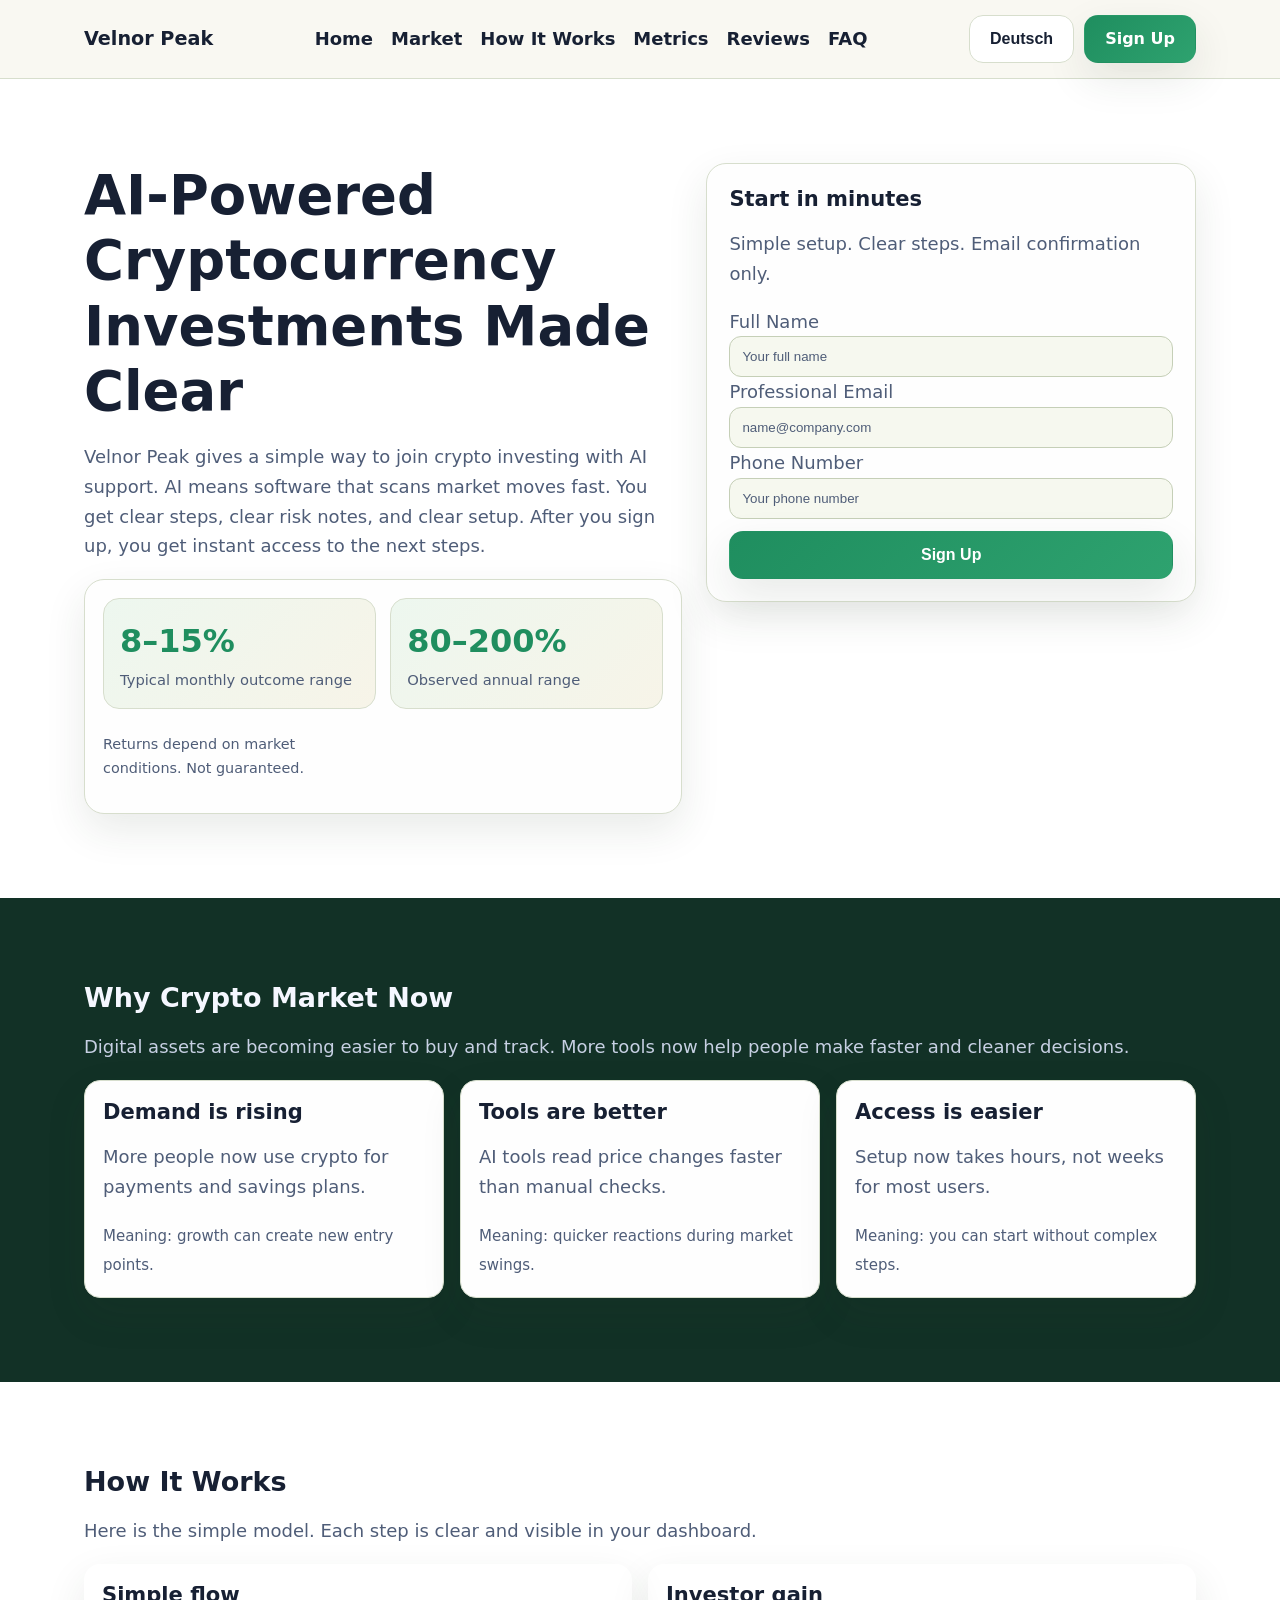
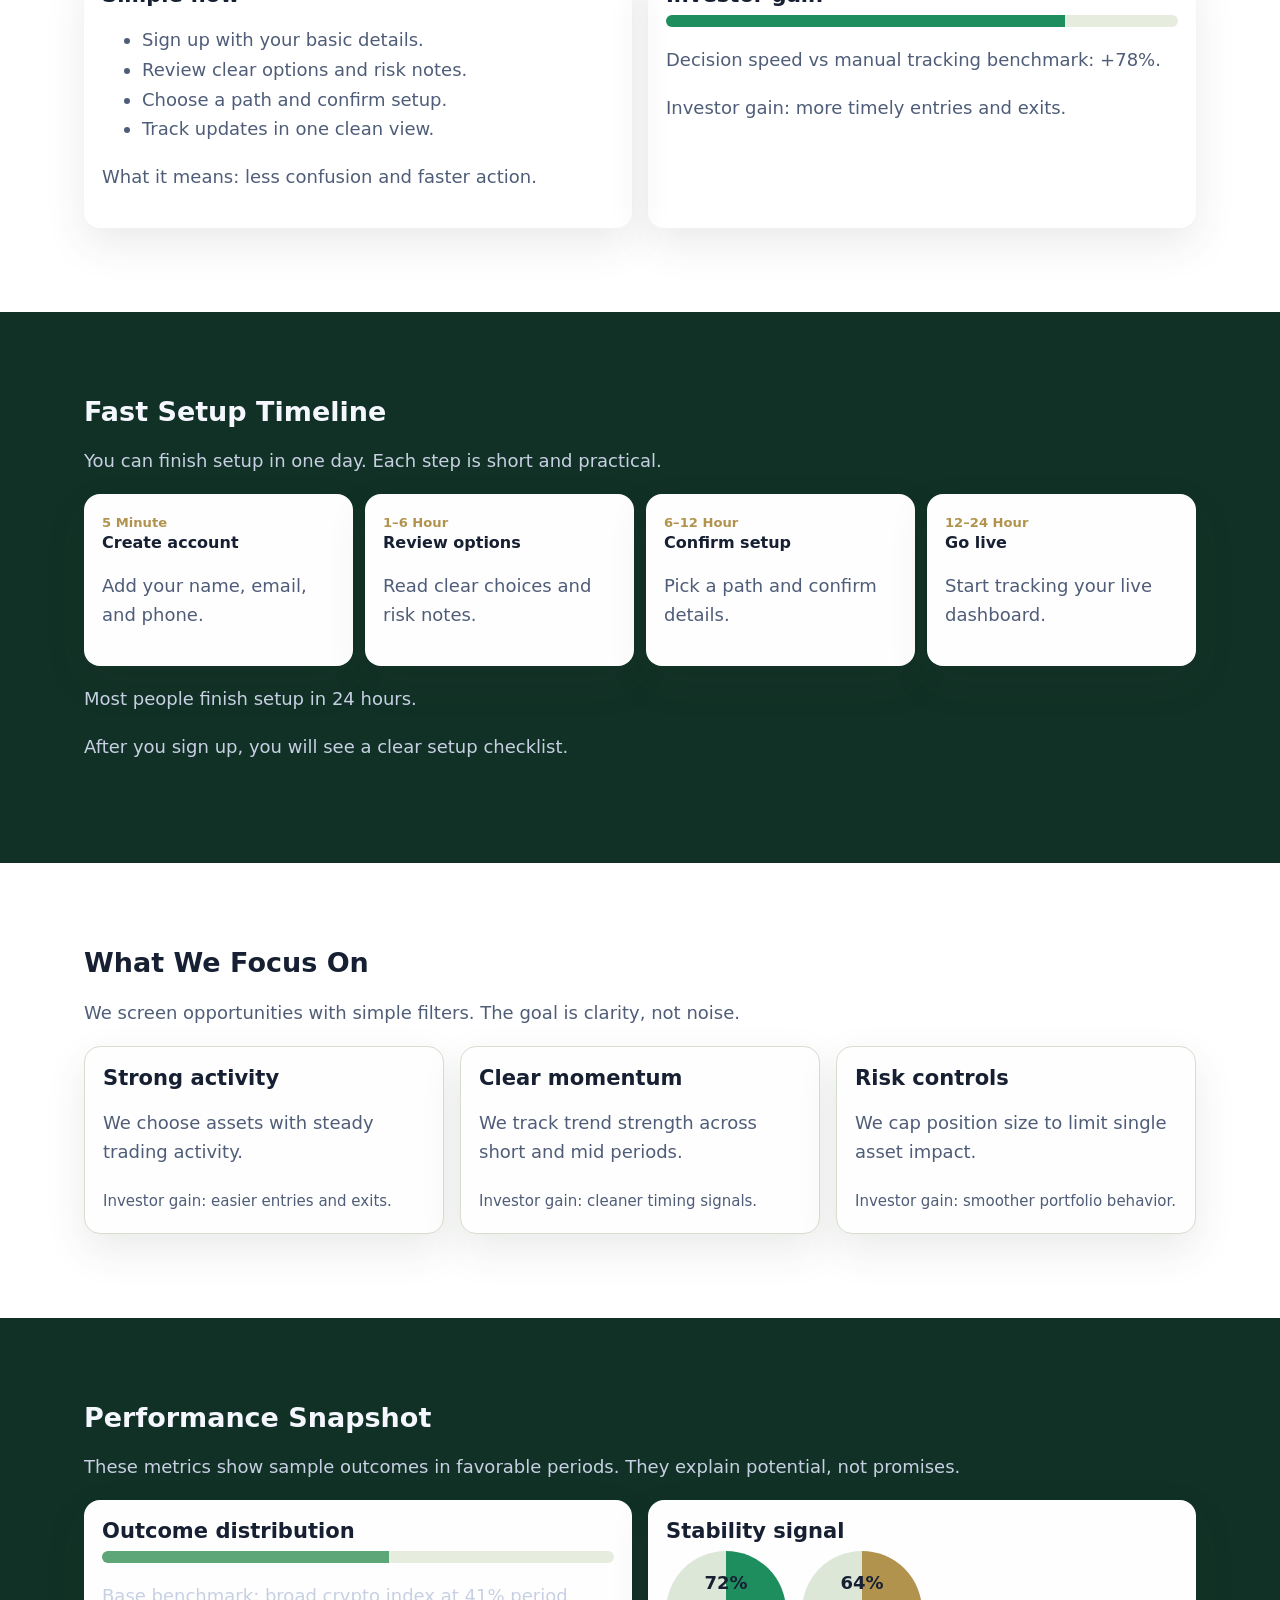
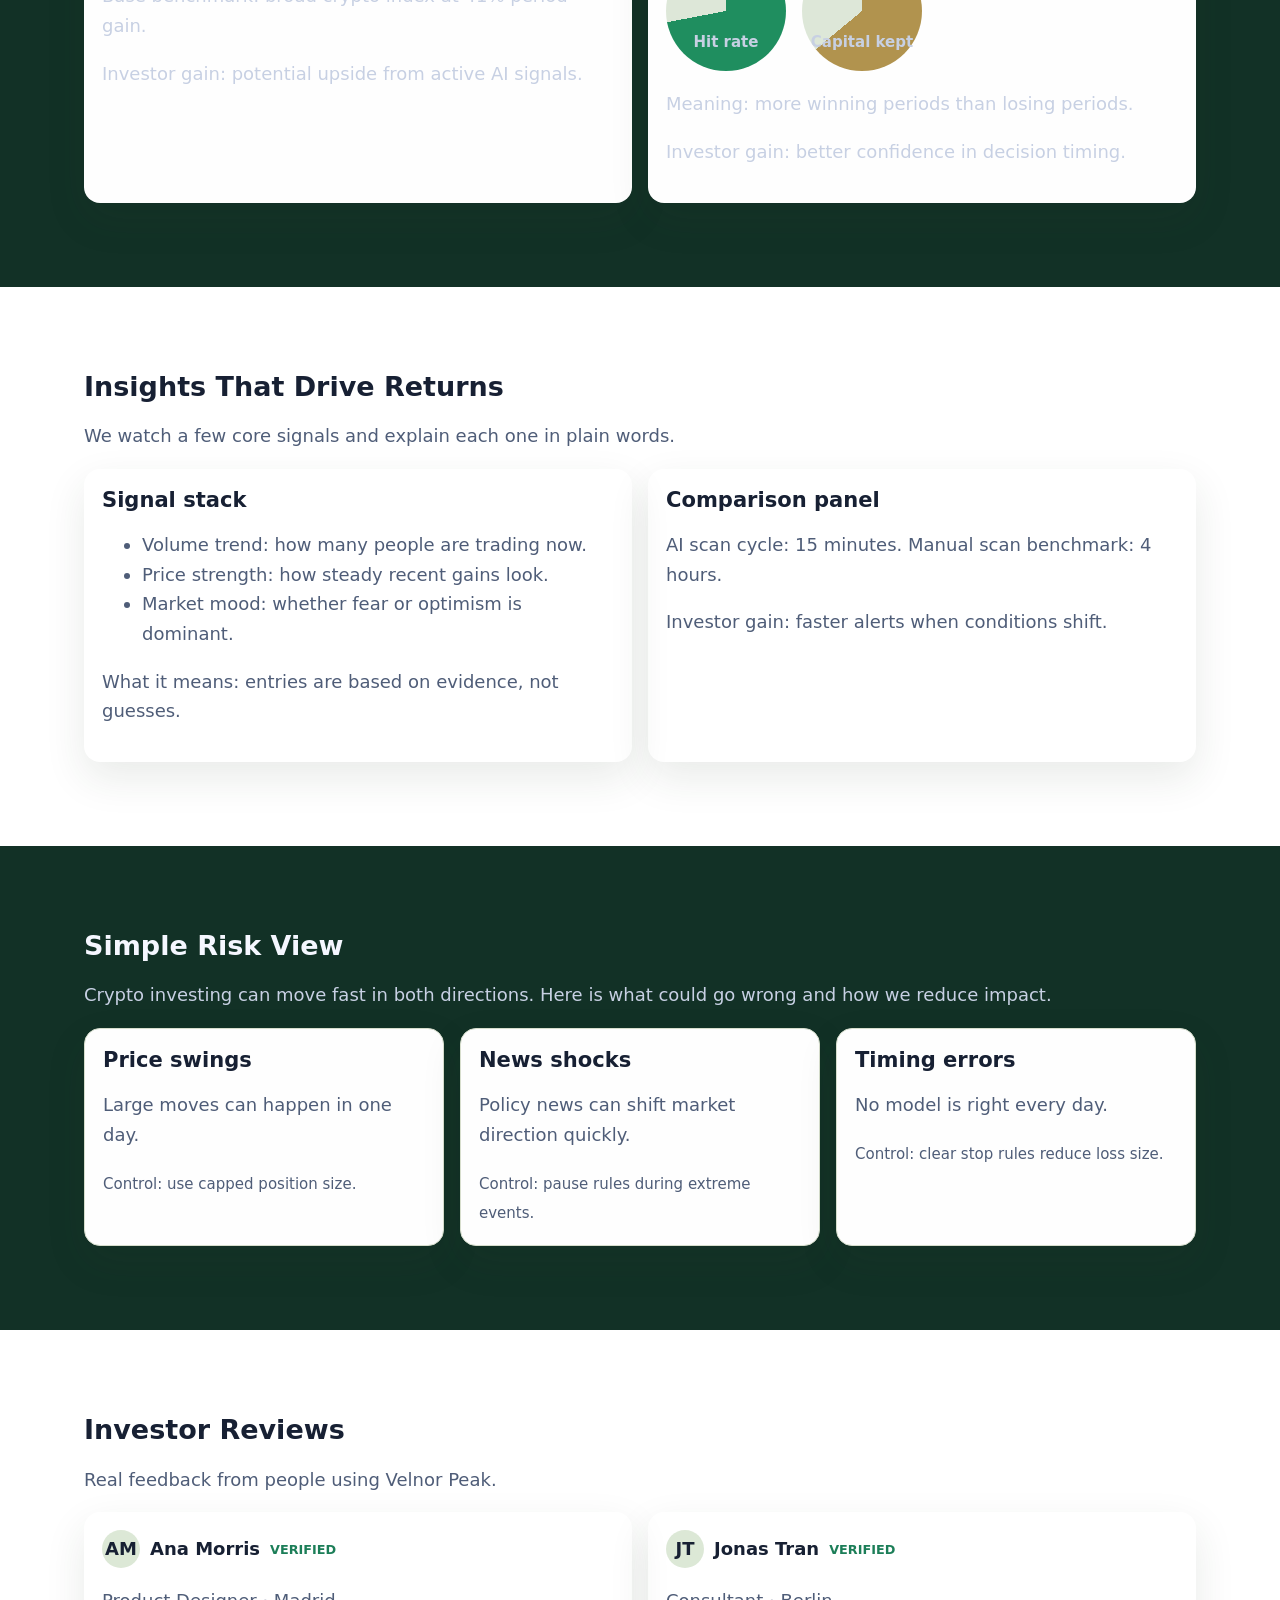
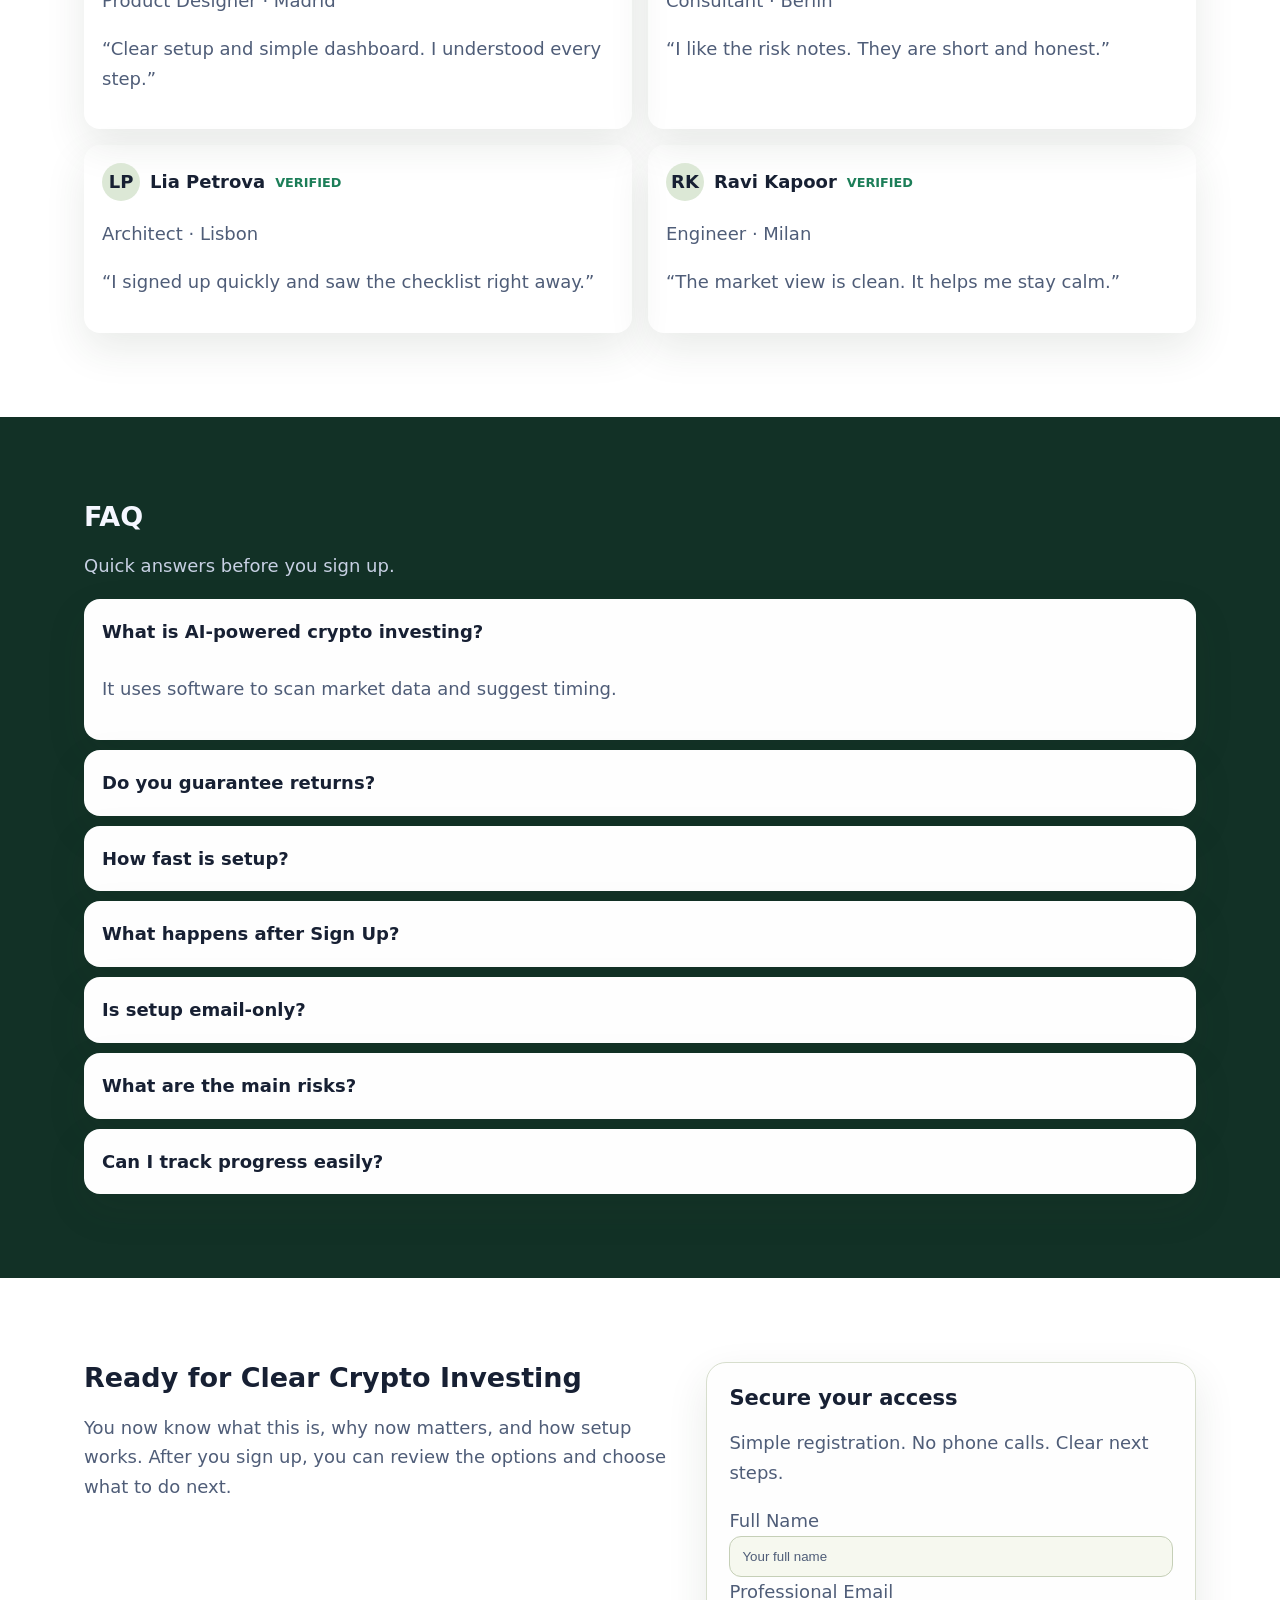
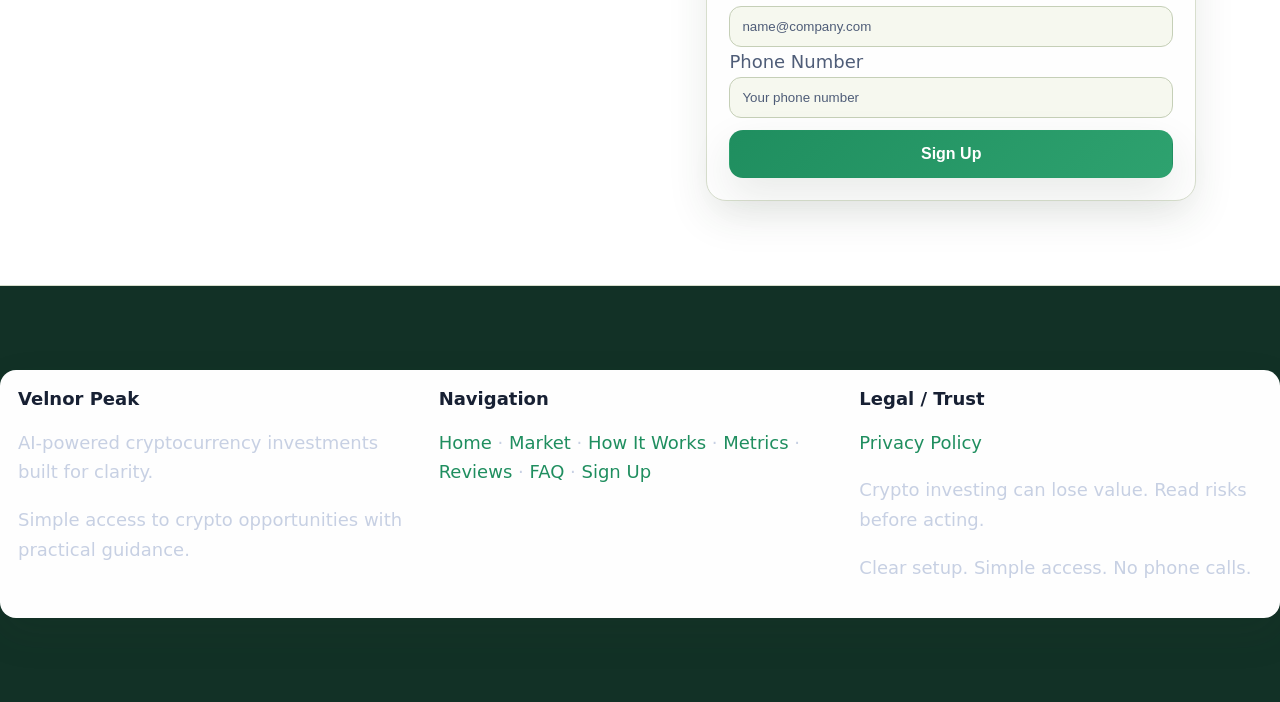
<file: de/index.html>
<!doctype html>
<html lang="en">
<head>
<meta charset="utf-8"/>
<meta name="viewport" content="width=device-width,initial-scale=1"/>
<title>Velnor Peak | AI-Powered Cryptocurrency Investments Page 2</title>
<meta name="description" content="Learn AI-powered cryptocurrency investments with simple steps, clear risks, and a fast sign-up path. Page 2."/>
<link rel="canonical" href="https://velnorpeak.com/de/index.html"/>
<link rel="alternate" hreflang="en" href="https://velnorpeak.com/index.html"/>
<link rel="alternate" hreflang="de" href="https://velnorpeak.com/de/index.html"/>
<link rel="alternate" hreflang="fr" href="https://velnorpeak.com/fr/index.html"/>
<link rel="alternate" hreflang="es" href="https://velnorpeak.com/es/index.html"/>
<link rel="alternate" hreflang="it" href="https://velnorpeak.com/it/index.html"/>
<link rel="alternate" hreflang="tr" href="https://velnorpeak.com/tr/index.html"/>
<link rel="alternate" hreflang="pt" href="https://velnorpeak.com/pt/index.html"/>
<link rel="alternate" hreflang="ja" href="https://velnorpeak.com/jp/index.html"/>
<link rel="alternate" hreflang="sk" href="https://velnorpeak.com/sk/index.html"/>
<link rel="alternate" hreflang="nl-BE" href="https://velnorpeak.com/be/index.html"/>
<link rel="alternate" hreflang="x-default" href="https://velnorpeak.com/index.html"/>
<meta property="og:title" content="Velnor Peak | AI-Powered Cryptocurrency Investments Page 2"/>
<meta property="og:description" content="Learn AI-powered cryptocurrency investments with simple steps, clear risks, and a fast sign-up path. Page 2."/>
<meta property="og:type" content="website"/>
<meta property="og:url" content="https://velnorpeak.com/de/index.html"/>
<meta name="twitter:card" content="summary_large_image"/>
<meta name="twitter:title" content="Velnor Peak | AI-Powered Cryptocurrency Investments Page 2"/>
<meta name="twitter:description" content="Learn AI-powered cryptocurrency investments with simple steps, clear risks, and a fast sign-up path. Page 2."/>
<link rel="stylesheet" href="../assets/style.css"/>
<script defer src="../assets/app.js"></script>
</head>
<body>
<header>
  <div class="container nav-wrap">
    <a class="brand" href="../index.html">Velnor Peak</a>
    <nav aria-label="Main">
      <ul>
        <li><a href="#home">Home</a></li><li><a href="#market">Market</a></li><li><a href="#how">How It Works</a></li><li><a href="#metrics">Metrics</a></li><li><a href="#reviews">Reviews</a></li><li><a href="#faq">FAQ</a></li>
      </ul>
    </nav>
    <div class="right-actions">
      <div class="lang"><button class="lang-btn" aria-label="Current language">Deutsch</button><div class="lang-menu"><a href="../index.html"><svg class="flag" viewBox="0 0 3 2" aria-hidden="true"><rect width="3" height="2" fill="#012169"/><path d="M0 0l3 2M3 0L0 2" stroke="#fff" stroke-width=".25"/><path d="M0 0l3 2M3 0L0 2" stroke="#C8102E" stroke-width=".12"/><path d="M1.5 0v2M0 1h3" stroke="#fff" stroke-width=".45"/><path d="M1.5 0v2M0 1h3" stroke="#C8102E" stroke-width=".25"/></svg>English</a>
<a href="../de/index.html"><svg class="flag" viewBox="0 0 3 2"><rect width="3" height=".66" y="0"/><rect width="3" height=".67" y=".66" fill="#dd0000"/><rect width="3" height=".67" y="1.33" fill="#ffce00"/></svg>Deutsch</a>
<a href="../fr/index.html"><svg class="flag" viewBox="0 0 3 2"><rect width="1" height="2" fill="#0055A4"/><rect x="1" width="1" height="2" fill="#fff"/><rect x="2" width="1" height="2" fill="#EF4135"/></svg>Français</a>
<a href="../es/index.html"><svg class="flag" viewBox="0 0 3 2"><rect width="3" height="2" fill="#AA151B"/><rect y=".5" width="3" height="1" fill="#F1BF00"/></svg>Español</a>
<a href="../it/index.html"><svg class="flag" viewBox="0 0 3 2"><rect width="1" height="2" fill="#009246"/><rect x="1" width="1" height="2" fill="#fff"/><rect x="2" width="1" height="2" fill="#CE2B37"/></svg>Italiano</a>
<a href="../tr/index.html"><svg class="flag" viewBox="0 0 3 2"><rect width="3" height="2" fill="#E30A17"/><circle cx="1.2" cy="1" r=".42" fill="#fff"/><circle cx="1.3" cy="1" r=".34" fill="#E30A17"/></svg>Türkçe</a>
<a href="../pt/index.html"><svg class="flag" viewBox="0 0 3 2"><rect width="1.2" height="2" fill="#006600"/><rect x="1.2" width="1.8" height="2" fill="#FF0000"/></svg>Português</a>
<a href="../jp/index.html"><svg class="flag" viewBox="0 0 3 2"><rect width="3" height="2" fill="#fff"/><circle cx="1.5" cy="1" r=".5" fill="#BC002D"/></svg>日本語</a>
<a href="../sk/index.html"><svg class="flag" viewBox="0 0 3 2"><rect width="3" height=".66" fill="#fff"/><rect y=".66" width="3" height=".67" fill="#0B4EA2"/><rect y="1.33" width="3" height=".67" fill="#EE1C25"/></svg>Slovak</a>
<a href="../be/index.html"><svg class="flag" viewBox="0 0 3 2"><rect width="1" height="2" fill="#000"/><rect x="1" width="1" height="2" fill="#FDDA24"/><rect x="2" width="1" height="2" fill="#EF3340"/></svg>Nederlands (BE)</a></div></div>
      <a class="btn" href="#signup">Sign Up</a>
      <button id="drawerOpen" class="drawer-toggle" aria-label="Open menu">☰</button>
    </div>
  </div>
</header>

<div id="mobileDrawer" class="mobile-drawer" aria-hidden="true">
  <div class="mobile-backdrop"></div>
  <div class="mobile-panel">
    <button id="drawerClose" class="icon-btn" aria-label="Close menu">✕</button>
    <nav aria-label="Mobile"><ul><li><a href="#home">Home</a></li><li><a href="#market">Market</a></li><li><a href="#how">How It Works</a></li><li><a href="#metrics">Metrics</a></li><li><a href="#reviews">Reviews</a></li><li><a href="#faq">FAQ</a></li></ul></nav>
    <div class="mobile-actions"><div class="lang"><button class="lang-btn" aria-label="Current language">Deutsch</button><div class="lang-menu"><a href="../index.html"><svg class="flag" viewBox="0 0 3 2" aria-hidden="true"><rect width="3" height="2" fill="#012169"/><path d="M0 0l3 2M3 0L0 2" stroke="#fff" stroke-width=".25"/><path d="M0 0l3 2M3 0L0 2" stroke="#C8102E" stroke-width=".12"/><path d="M1.5 0v2M0 1h3" stroke="#fff" stroke-width=".45"/><path d="M1.5 0v2M0 1h3" stroke="#C8102E" stroke-width=".25"/></svg>English</a>
<a href="../de/index.html"><svg class="flag" viewBox="0 0 3 2"><rect width="3" height=".66" y="0"/><rect width="3" height=".67" y=".66" fill="#dd0000"/><rect width="3" height=".67" y="1.33" fill="#ffce00"/></svg>Deutsch</a>
<a href="../fr/index.html"><svg class="flag" viewBox="0 0 3 2"><rect width="1" height="2" fill="#0055A4"/><rect x="1" width="1" height="2" fill="#fff"/><rect x="2" width="1" height="2" fill="#EF4135"/></svg>Français</a>
<a href="../es/index.html"><svg class="flag" viewBox="0 0 3 2"><rect width="3" height="2" fill="#AA151B"/><rect y=".5" width="3" height="1" fill="#F1BF00"/></svg>Español</a>
<a href="../it/index.html"><svg class="flag" viewBox="0 0 3 2"><rect width="1" height="2" fill="#009246"/><rect x="1" width="1" height="2" fill="#fff"/><rect x="2" width="1" height="2" fill="#CE2B37"/></svg>Italiano</a>
<a href="../tr/index.html"><svg class="flag" viewBox="0 0 3 2"><rect width="3" height="2" fill="#E30A17"/><circle cx="1.2" cy="1" r=".42" fill="#fff"/><circle cx="1.3" cy="1" r=".34" fill="#E30A17"/></svg>Türkçe</a>
<a href="../pt/index.html"><svg class="flag" viewBox="0 0 3 2"><rect width="1.2" height="2" fill="#006600"/><rect x="1.2" width="1.8" height="2" fill="#FF0000"/></svg>Português</a>
<a href="../jp/index.html"><svg class="flag" viewBox="0 0 3 2"><rect width="3" height="2" fill="#fff"/><circle cx="1.5" cy="1" r=".5" fill="#BC002D"/></svg>日本語</a>
<a href="../sk/index.html"><svg class="flag" viewBox="0 0 3 2"><rect width="3" height=".66" fill="#fff"/><rect y=".66" width="3" height=".67" fill="#0B4EA2"/><rect y="1.33" width="3" height=".67" fill="#EE1C25"/></svg>Slovak</a>
<a href="../be/index.html"><svg class="flag" viewBox="0 0 3 2"><rect width="1" height="2" fill="#000"/><rect x="1" width="1" height="2" fill="#FDDA24"/><rect x="2" width="1" height="2" fill="#EF3340"/></svg>Nederlands (BE)</a></div></div><a class="btn" href="#signup">Sign Up</a></div>
  </div>
</div>

<main>
<section id="home" class="section light hero">
  <div class="container hero-grid">
    <div class="reveal">
      <h1>AI-Powered Cryptocurrency Investments Made Clear</h1>
      <p>Velnor Peak gives a simple way to join crypto investing with AI support. AI means software that scans market moves fast. You get clear steps, clear risk notes, and clear setup. After you sign up, you get instant access to the next steps.</p>
      <div class="hero-panel performance">
        <div class="perf-card"><div class="perf-num">8–15%</div><div class="perf-label">Typical monthly outcome range</div></div>
        <div class="perf-card"><div class="perf-num">80–200%</div><div class="perf-label">Observed annual range</div></div>
        <p class="perf-note">Returns depend on market conditions. Not guaranteed.</p>
      </div>
    </div>
    <form class="form-card reveal" id="signup">
      <h3 class="form-title">Start in minutes</h3><p class="form-sub">Simple setup. Clear steps. Email confirmation only.</p>
      <label>Full Name<input required placeholder="Your full name"/></label>
      <label>Professional Email<input type="email" required placeholder="name@company.com"/></label>
      <label>Phone Number<input type="tel" required placeholder="Your phone number"/></label>
      <button class="btn" type="submit">Sign Up</button>
    </form>
  </div>
</section>

<section id="market" class="section dark"><div class="container reveal"><h2>Why Crypto Market Now</h2><p>Digital assets are becoming easier to buy and track. More tools now help people make faster and cleaner decisions.</p><div class="grid-3"><article class="card"><h3>Demand is rising</h3><p>More people now use crypto for payments and savings plans.</p><small class="muted">Meaning: growth can create new entry points.</small></article><article class="card"><h3>Tools are better</h3><p>AI tools read price changes faster than manual checks.</p><small class="muted">Meaning: quicker reactions during market swings.</small></article><article class="card"><h3>Access is easier</h3><p>Setup now takes hours, not weeks for most users.</p><small class="muted">Meaning: you can start without complex steps.</small></article></div></div></section>

<section id="how" class="section light"><div class="container reveal"><h2>How It Works</h2><p>Here is the simple model. Each step is clear and visible in your dashboard.</p><div class="grid-2"><div class="visual-card"><h3>Simple flow</h3><ul><li>Sign up with your basic details.</li><li>Review clear options and risk notes.</li><li>Choose a path and confirm setup.</li><li>Track updates in one clean view.</li></ul><p>What it means: less confusion and faster action.</p></div><div class="visual-card"><h3>Investor gain</h3><div class="bar"><span class="b1"></span></div><p>Decision speed vs manual tracking benchmark: +78%.</p><p>Investor gain: more timely entries and exits.</p></div></div></div></section>

<section class="section dark"><div class="container reveal"><h2>Fast Setup Timeline</h2><p>You can finish setup in one day. Each step is short and practical.</p><div class="process-row"><article class="process-card"><div class="time">5 Minute</div><h4>Create account</h4><p>Add your name, email, and phone.</p></article><article class="process-card"><div class="time">1–6 Hour</div><h4>Review options</h4><p>Read clear choices and risk notes.</p></article><article class="process-card"><div class="time">6–12 Hour</div><h4>Confirm setup</h4><p>Pick a path and confirm details.</p></article><article class="process-card"><div class="time">12–24 Hour</div><h4>Go live</h4><p>Start tracking your live dashboard.</p></article></div><p>Most people finish setup in 24 hours.</p><p>After you sign up, you will see a clear setup checklist.</p></div></section>

<section class="section light"><div class="container reveal"><h2>What We Focus On</h2><p>We screen opportunities with simple filters. The goal is clarity, not noise.</p><div class="grid-3"><article class="card"><h3>Strong activity</h3><p>We choose assets with steady trading activity.</p><small class="muted">Investor gain: easier entries and exits.</small></article><article class="card"><h3>Clear momentum</h3><p>We track trend strength across short and mid periods.</p><small class="muted">Investor gain: cleaner timing signals.</small></article><article class="card"><h3>Risk controls</h3><p>We cap position size to limit single asset impact.</p><small class="muted">Investor gain: smoother portfolio behavior.</small></article></div></div></section>

<section id="metrics" class="section dark"><div class="container reveal"><h2>Performance Snapshot</h2><p>These metrics show sample outcomes in favorable periods. They explain potential, not promises.</p><div class="grid-2"><div class="kpi-card"><h3>Outcome distribution</h3><div class="bar"><span class="b2"></span></div><p>Base benchmark: broad crypto index at 41% period gain.</p><p>Investor gain: potential upside from active AI signals.</p></div><div class="kpi-card"><h3>Stability signal</h3><div class="rings"><div class="ring">72%<small>Hit rate</small></div><div class="ring" style="background:conic-gradient(var(--accent-2) 0 64%, #dde7d8 64% 100%)">64%<small>Capital kept</small></div></div><p>Meaning: more winning periods than losing periods.</p><p>Investor gain: better confidence in decision timing.</p></div></div></div></section>

<section class="section light"><div class="container reveal"><h2>Insights That Drive Returns</h2><p>We watch a few core signals and explain each one in plain words.</p><div class="grid-2"><article class="visual-card"><h3>Signal stack</h3><ul><li>Volume trend: how many people are trading now.</li><li>Price strength: how steady recent gains look.</li><li>Market mood: whether fear or optimism is dominant.</li></ul><p>What it means: entries are based on evidence, not guesses.</p></article><article class="visual-card"><h3>Comparison panel</h3><p>AI scan cycle: 15 minutes. Manual scan benchmark: 4 hours.</p><p>Investor gain: faster alerts when conditions shift.</p></article></div></div></section>

<section class="section dark"><div class="container reveal"><h2>Simple Risk View</h2><p>Crypto investing can move fast in both directions. Here is what could go wrong and how we reduce impact.</p><div class="grid-3"><article class="card"><h3>Price swings</h3><p>Large moves can happen in one day.</p><small class="muted">Control: use capped position size.</small></article><article class="card"><h3>News shocks</h3><p>Policy news can shift market direction quickly.</p><small class="muted">Control: pause rules during extreme events.</small></article><article class="card"><h3>Timing errors</h3><p>No model is right every day.</p><small class="muted">Control: clear stop rules reduce loss size.</small></article></div></div></section>

<section id="reviews" class="section light"><div class="container reveal"><h2>Investor Reviews</h2><p>Real feedback from people using Velnor Peak.</p><div class="grid-2"><article class="review-card"><div class="review-head"><span class="avatar">AM</span><strong>Ana Morris</strong><span class="verified">VERIFIED</span></div><p>Product Designer · Madrid</p><p>“Clear setup and simple dashboard. I understood every step.”</p></article><article class="review-card"><div class="review-head"><span class="avatar">JT</span><strong>Jonas Tran</strong><span class="verified">VERIFIED</span></div><p>Consultant · Berlin</p><p>“I like the risk notes. They are short and honest.”</p></article><article class="review-card"><div class="review-head"><span class="avatar">LP</span><strong>Lia Petrova</strong><span class="verified">VERIFIED</span></div><p>Architect · Lisbon</p><p>“I signed up quickly and saw the checklist right away.”</p></article><article class="review-card"><div class="review-head"><span class="avatar">RK</span><strong>Ravi Kapoor</strong><span class="verified">VERIFIED</span></div><p>Engineer · Milan</p><p>“The market view is clean. It helps me stay calm.”</p></article></div></div></section>

<section id="faq" class="section dark"><div class="container reveal"><h2>FAQ</h2><p>Quick answers before you sign up.</p><div class="faq-list"><details class="faq-item" open><summary>What is AI-powered crypto investing?</summary><div class="ans"><p>It uses software to scan market data and suggest timing.</p></div></details><details class="faq-item"><summary>Do you guarantee returns?</summary><div class="ans"><p>No. Returns depend on market conditions and can vary.</p></div></details><details class="faq-item"><summary>How fast is setup?</summary><div class="ans"><p>Most people finish setup in 24 hours.</p></div></details><details class="faq-item"><summary>What happens after Sign Up?</summary><div class="ans"><p>After you sign up, you can review the options and choose what to do next.</p></div></details><details class="faq-item"><summary>Is setup email-only?</summary><div class="ans"><p>We may send a short email to confirm your details.</p></div></details><details class="faq-item"><summary>What are the main risks?</summary><div class="ans"><p>Fast price swings and sudden news events are the main risks.</p></div></details><details class="faq-item"><summary>Can I track progress easily?</summary><div class="ans"><p>Yes. You get one dashboard with updates and clear status.</p></div></details></div></div></section>

<section class="section light"><div class="container hero-grid reveal"><div><h2>Ready for Clear Crypto Investing</h2><p>You now know what this is, why now matters, and how setup works. After you sign up, you can review the options and choose what to do next.</p></div><form class="form-card"><h3>Secure your access</h3><p>Simple registration. No phone calls. Clear next steps.</p><label>Full Name<input required placeholder="Your full name"/></label><label>Professional Email<input type="email" required placeholder="name@company.com"/></label><label>Phone Number<input type="tel" required placeholder="Your phone number"/></label><button class="btn" type="submit">Sign Up</button></form></div></section>
</main>

<footer class="section dark"><div class="container footer-grid footer-panel"><div><h4>Velnor Peak</h4><p>AI-powered cryptocurrency investments built for clarity.</p><p>Simple access to crypto opportunities with practical guidance.</p></div><div><h4>Navigation</h4><p><a href="#home">Home</a> · <a href="#market">Market</a> · <a href="#how">How It Works</a> · <a href="#metrics">Metrics</a> · <a href="#reviews">Reviews</a> · <a href="#faq">FAQ</a> · <a href="#signup">Sign Up</a></p></div><div><h4>Legal / Trust</h4><p><a href="#" data-open-privacy>Privacy Policy</a></p><p>Crypto investing can lose value. Read risks before acting.</p><p>Clear setup. Simple access. No phone calls.</p></div></div></footer>

<div id="privacyModal" class="modal" role="dialog" aria-modal="true" aria-label="Privacy Policy">
  <div class="modal-panel">
    <div class="modal-top"><h3>Privacy Policy</h3><button class="icon-btn" data-close-privacy aria-label="Close policy">✕</button></div>
    <p>Introduction: We explain what data we use and why.</p><p>Data collection: We collect name, email, phone, and basic device data.</p><p>Legal basis: We process data to provide requested access and support.</p><p>Cookies: We use cookies to keep sessions safe and measure performance.</p><p>Retention: We keep data only as long as needed for service delivery.</p><p>Third-party sharing: We share limited data with secure service providers.</p><p>Security: We use encryption and access controls to protect information.</p><p>User rights: You can request access, correction, or deletion of your data.</p><p>International transfers: Data may be processed outside your country with safeguards.</p><p>Industry risk disclosure: Digital assets are volatile and outcomes are not guaranteed.</p><p>Contact: privacy@velnorpeak.com for privacy requests.</p>
    <button class="btn" data-close-privacy>Close</button>
  </div>
</div>

<script type="application/ld+json">{"@context":"https://schema.org","@graph":[{"@type":"Organization","name":"Velnor Peak","url":"https://velnorpeak.com"},{"@type":"WebSite","name":"Velnor Peak","url":"https://velnorpeak.com"},{"@type":"FAQPage","mainEntity":[{"@type":"Question","name":"What is AI-powered crypto investing?","acceptedAnswer":{"@type":"Answer","text":"It uses software to scan market data and suggest timing."}},{"@type":"Question","name":"Do you guarantee returns?","acceptedAnswer":{"@type":"Answer","text":"No. Returns depend on market conditions."}}]},{"@type":"Review","author":{"@type":"Person","name":"Ana Morris"},"reviewBody":"Clear setup and simple dashboard.","reviewRating":{"@type":"Rating","ratingValue":"5","bestRating":"5"}}]}</script>
</body></html>
</file>
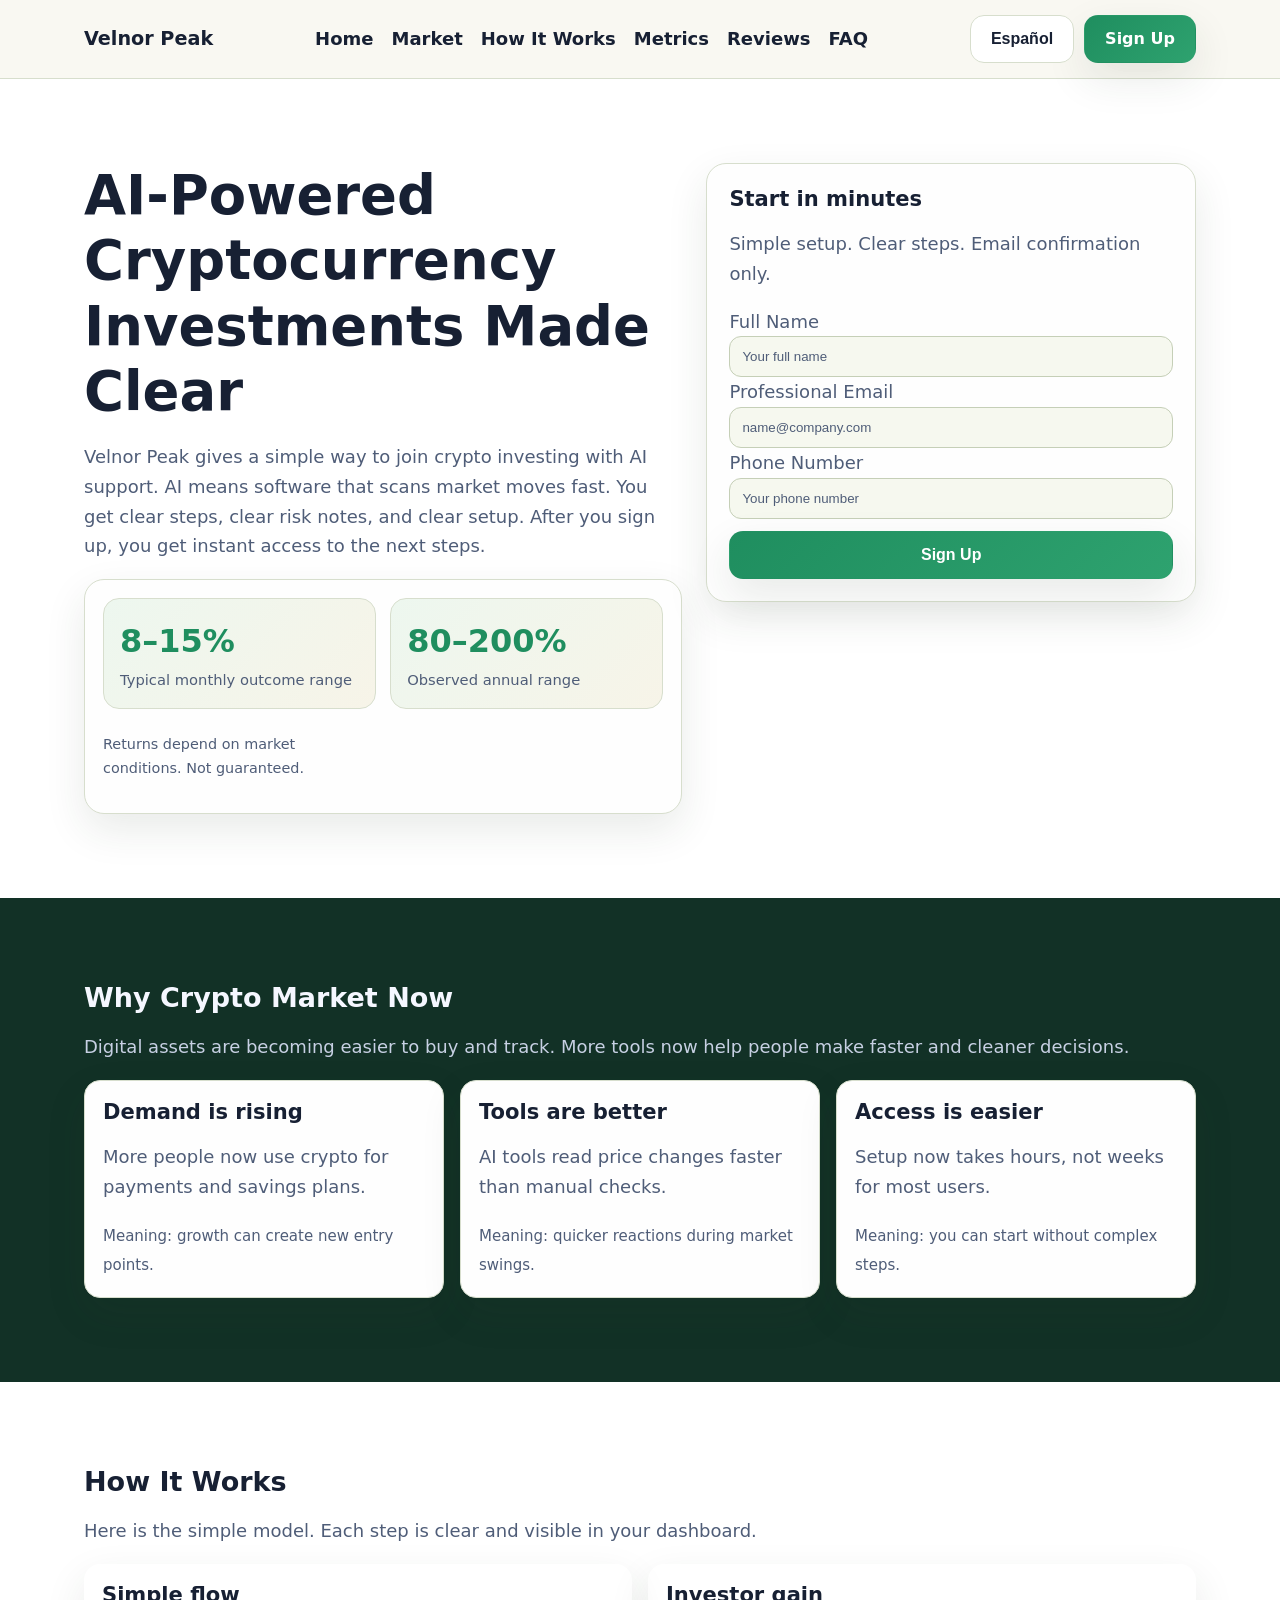
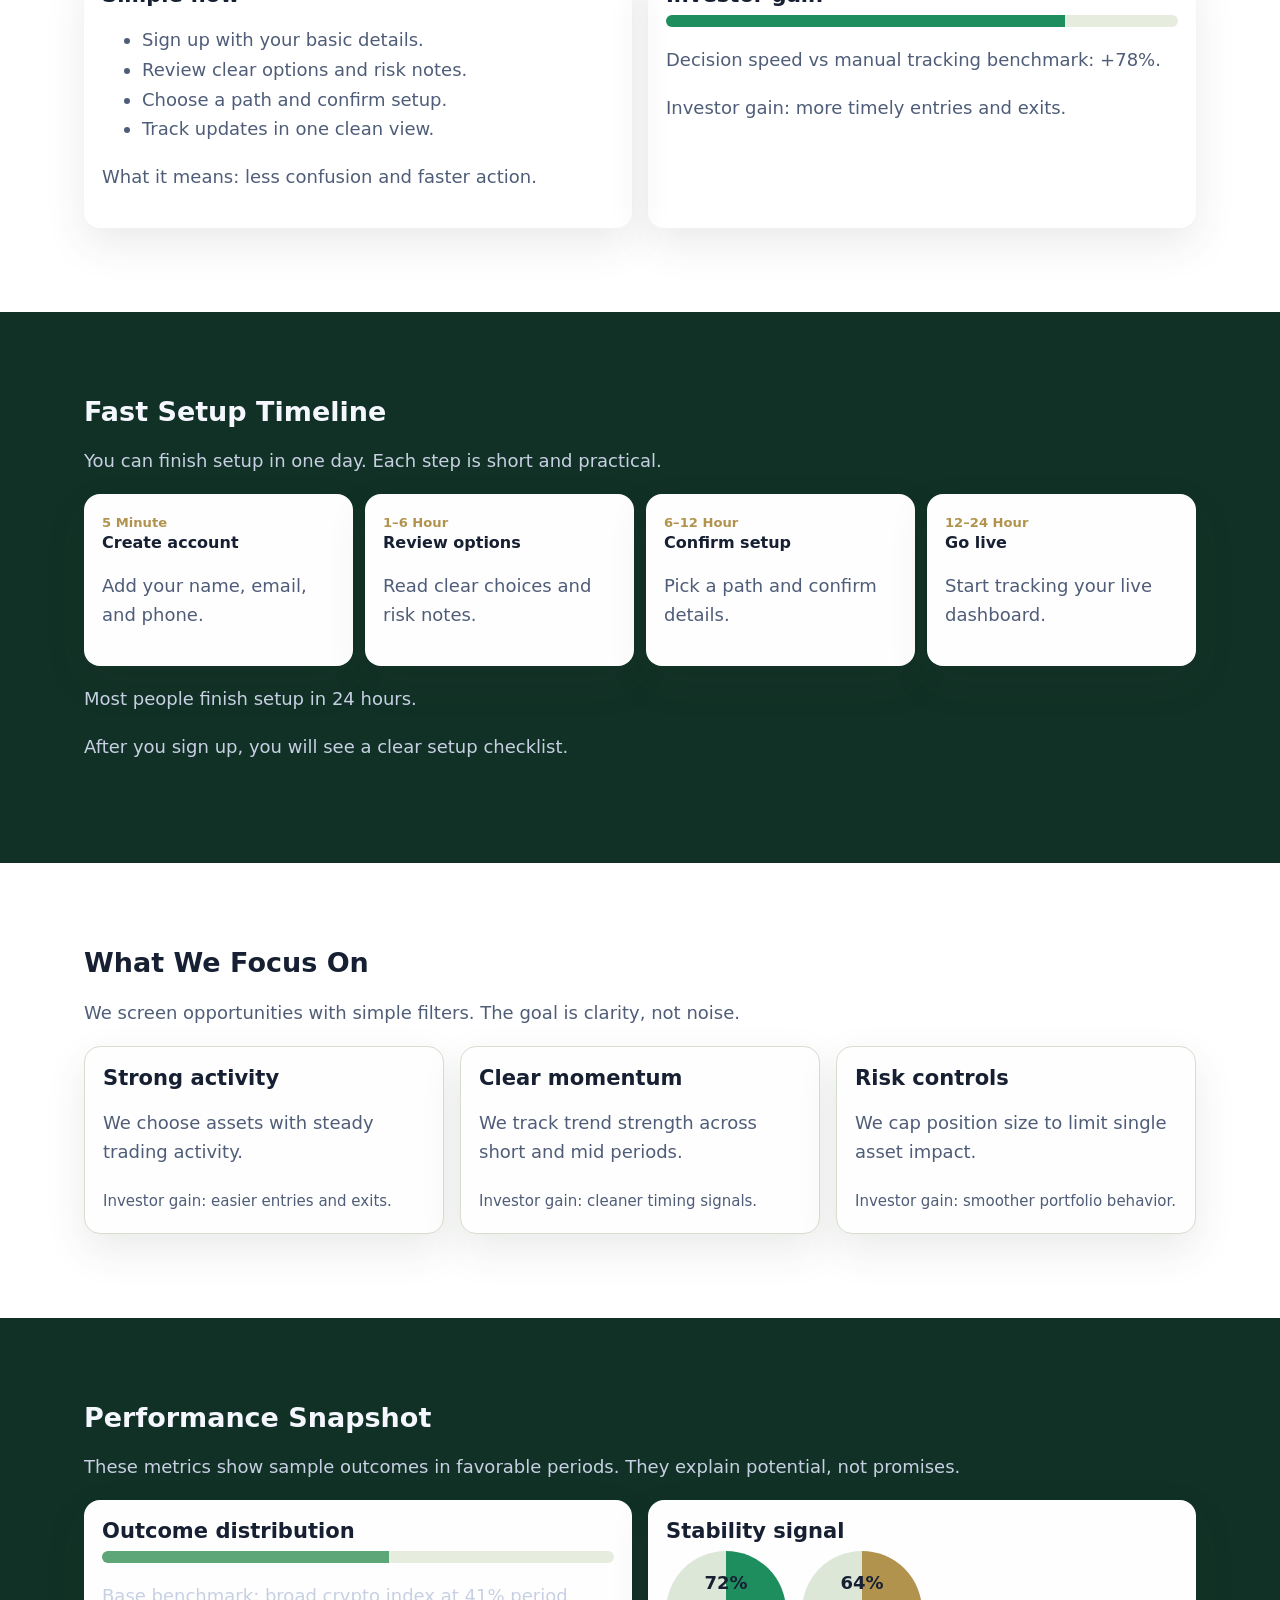
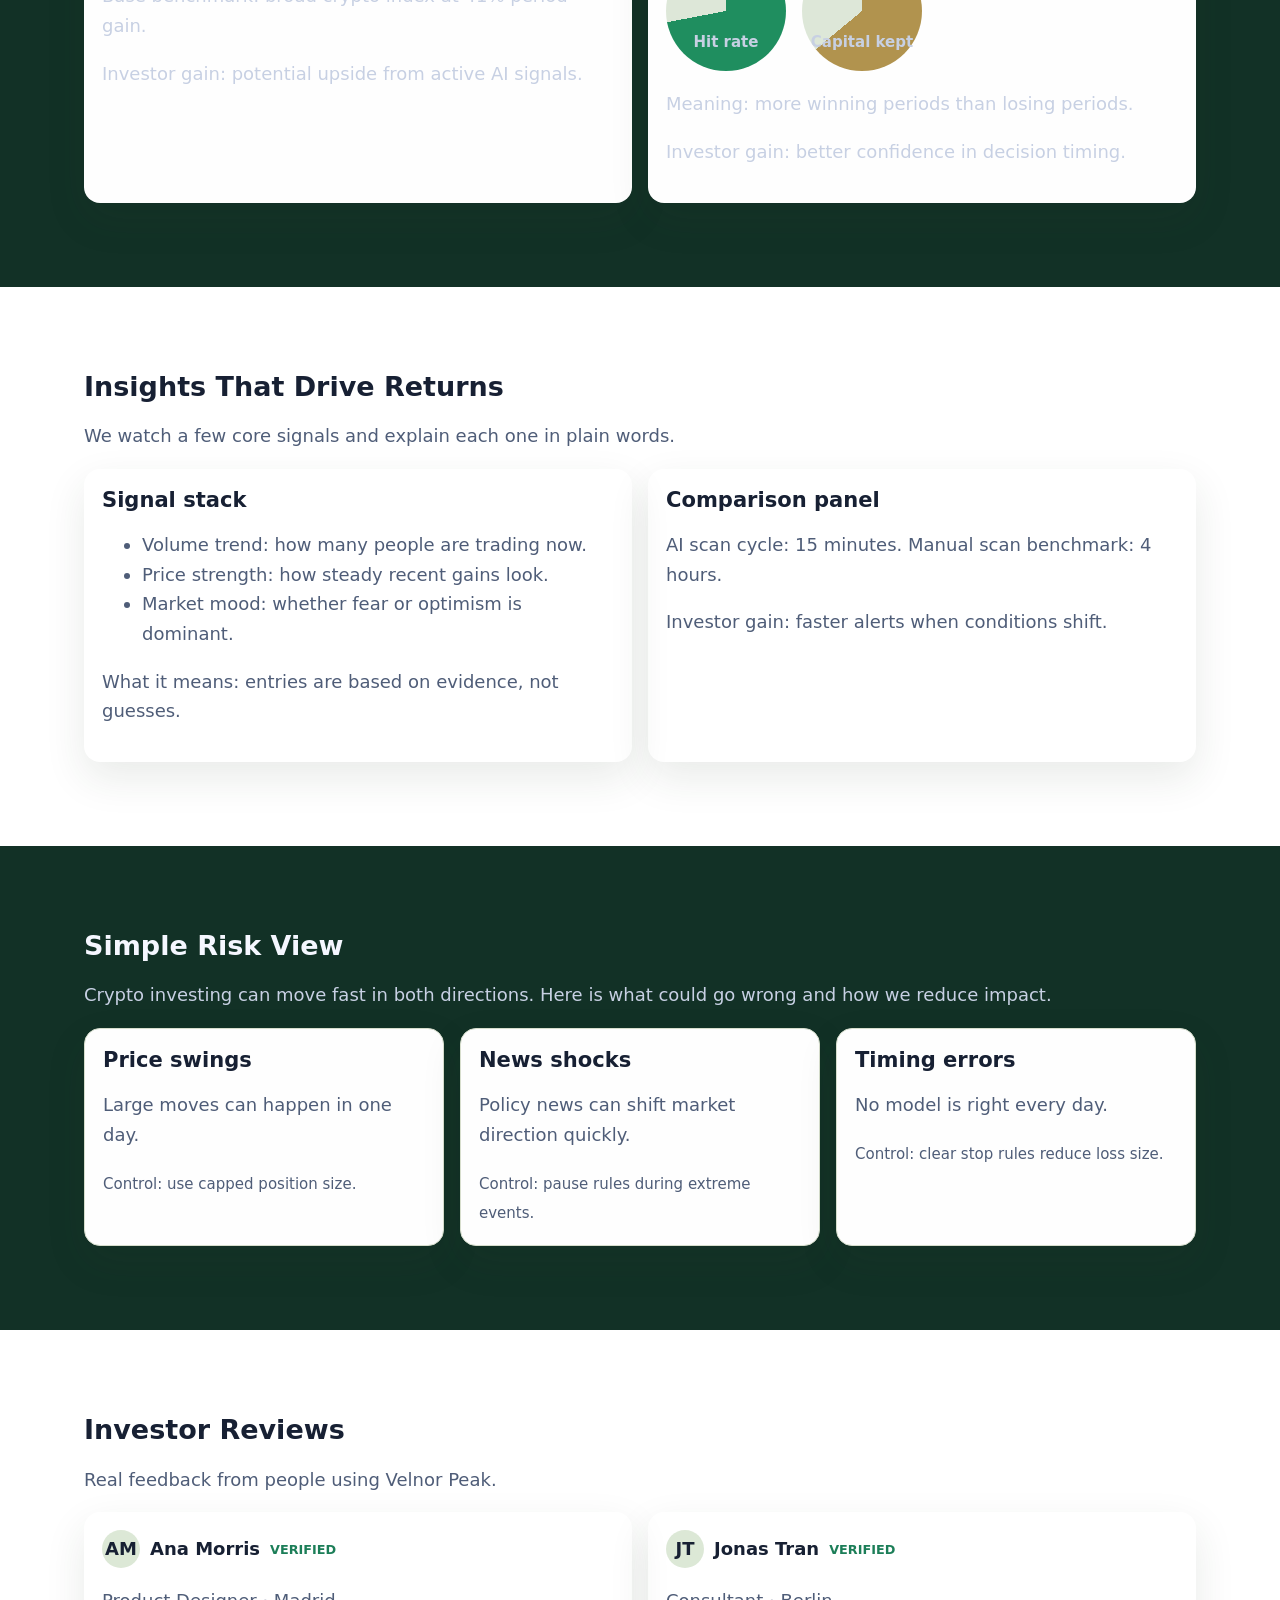
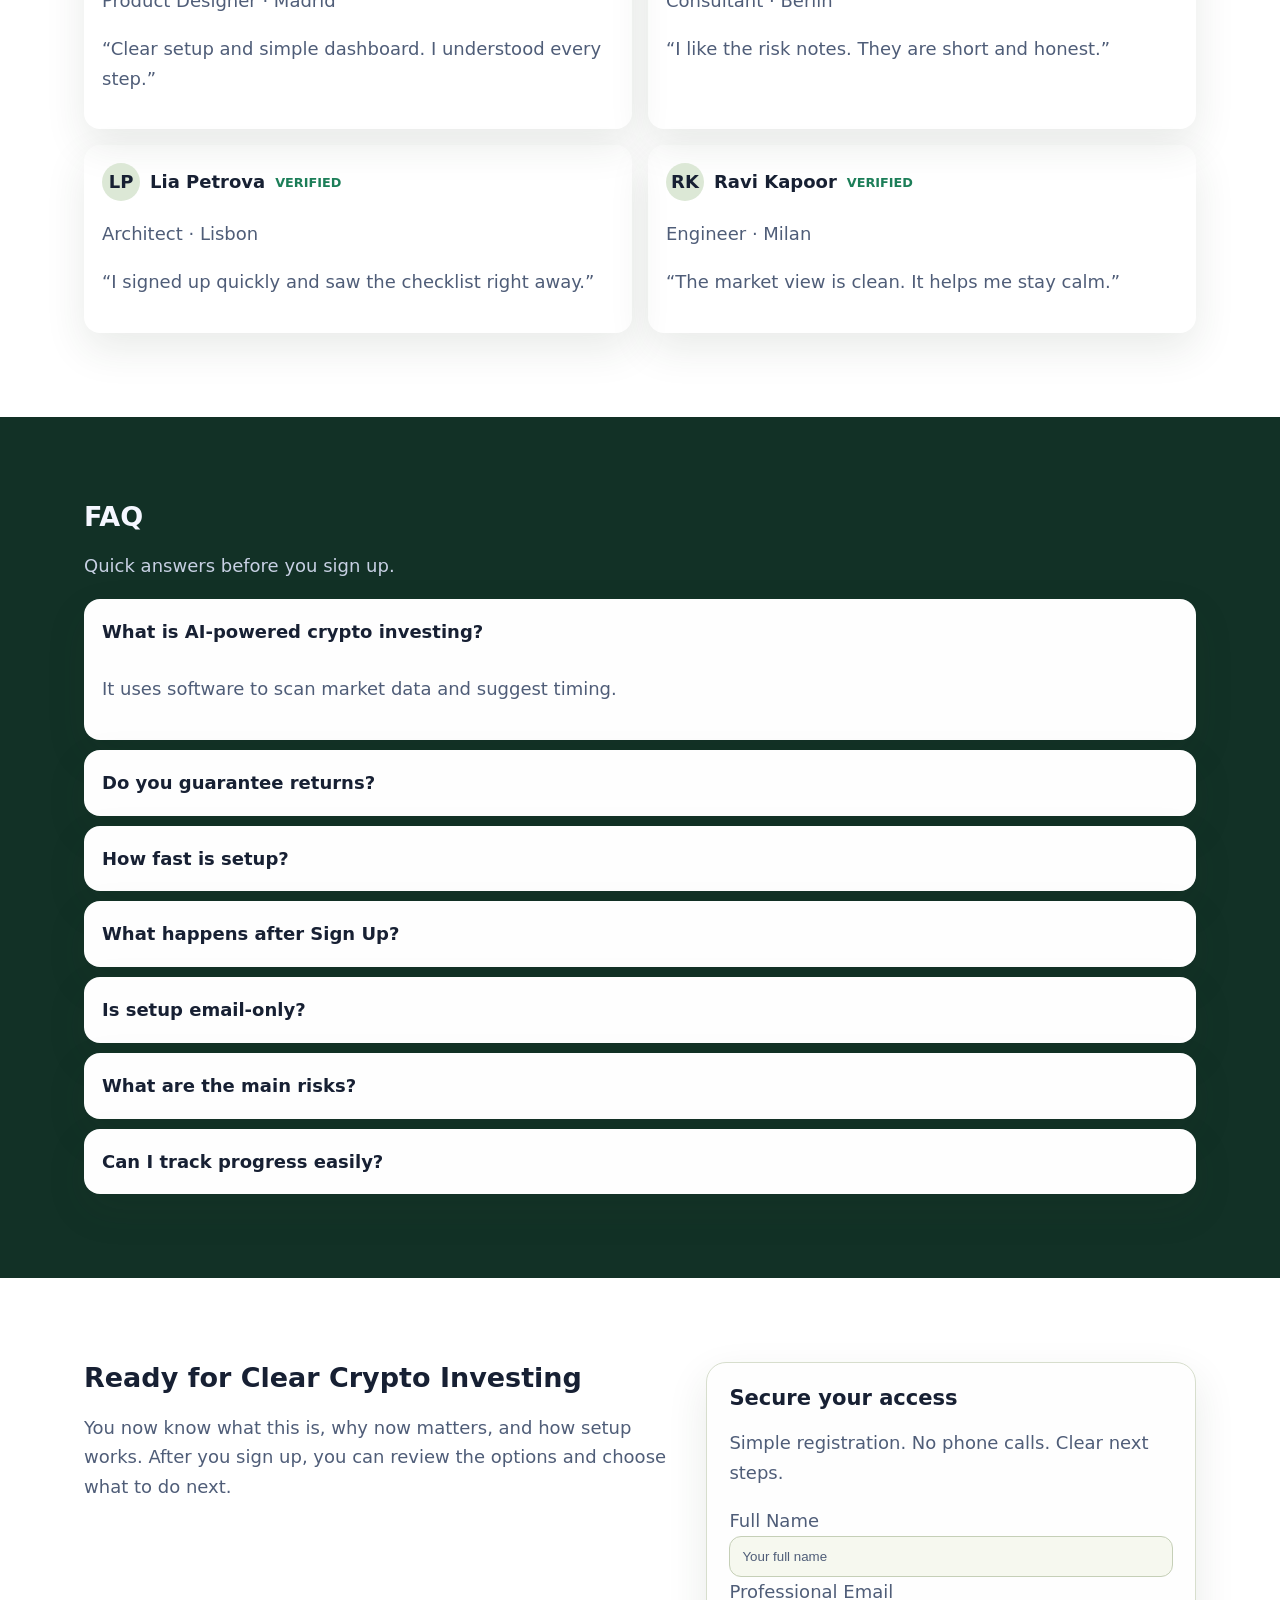
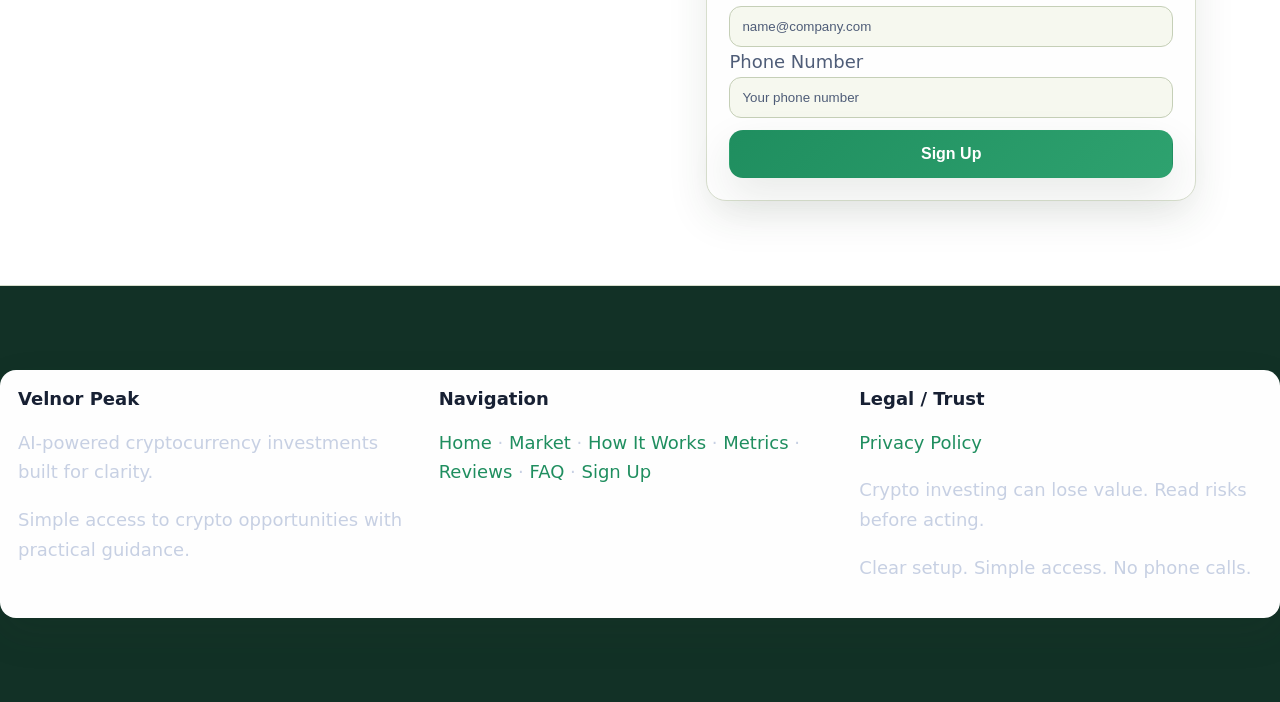
<file: es/index.html>
<!doctype html>
<html lang="en">
<head>
<meta charset="utf-8"/>
<meta name="viewport" content="width=device-width,initial-scale=1"/>
<title>Velnor Peak | AI-Powered Cryptocurrency Investments Page 4</title>
<meta name="description" content="Learn AI-powered cryptocurrency investments with simple steps, clear risks, and a fast sign-up path. Page 4."/>
<link rel="canonical" href="https://velnorpeak.com/es/index.html"/>
<link rel="alternate" hreflang="en" href="https://velnorpeak.com/index.html"/>
<link rel="alternate" hreflang="de" href="https://velnorpeak.com/de/index.html"/>
<link rel="alternate" hreflang="fr" href="https://velnorpeak.com/fr/index.html"/>
<link rel="alternate" hreflang="es" href="https://velnorpeak.com/es/index.html"/>
<link rel="alternate" hreflang="it" href="https://velnorpeak.com/it/index.html"/>
<link rel="alternate" hreflang="tr" href="https://velnorpeak.com/tr/index.html"/>
<link rel="alternate" hreflang="pt" href="https://velnorpeak.com/pt/index.html"/>
<link rel="alternate" hreflang="ja" href="https://velnorpeak.com/jp/index.html"/>
<link rel="alternate" hreflang="sk" href="https://velnorpeak.com/sk/index.html"/>
<link rel="alternate" hreflang="nl-BE" href="https://velnorpeak.com/be/index.html"/>
<link rel="alternate" hreflang="x-default" href="https://velnorpeak.com/index.html"/>
<meta property="og:title" content="Velnor Peak | AI-Powered Cryptocurrency Investments Page 4"/>
<meta property="og:description" content="Learn AI-powered cryptocurrency investments with simple steps, clear risks, and a fast sign-up path. Page 4."/>
<meta property="og:type" content="website"/>
<meta property="og:url" content="https://velnorpeak.com/es/index.html"/>
<meta name="twitter:card" content="summary_large_image"/>
<meta name="twitter:title" content="Velnor Peak | AI-Powered Cryptocurrency Investments Page 4"/>
<meta name="twitter:description" content="Learn AI-powered cryptocurrency investments with simple steps, clear risks, and a fast sign-up path. Page 4."/>
<link rel="stylesheet" href="../assets/style.css"/>
<script defer src="../assets/app.js"></script>
</head>
<body>
<header>
  <div class="container nav-wrap">
    <a class="brand" href="../index.html">Velnor Peak</a>
    <nav aria-label="Main">
      <ul>
        <li><a href="#home">Home</a></li><li><a href="#market">Market</a></li><li><a href="#how">How It Works</a></li><li><a href="#metrics">Metrics</a></li><li><a href="#reviews">Reviews</a></li><li><a href="#faq">FAQ</a></li>
      </ul>
    </nav>
    <div class="right-actions">
      <div class="lang"><button class="lang-btn" aria-label="Current language">Español</button><div class="lang-menu"><a href="../index.html"><svg class="flag" viewBox="0 0 3 2" aria-hidden="true"><rect width="3" height="2" fill="#012169"/><path d="M0 0l3 2M3 0L0 2" stroke="#fff" stroke-width=".25"/><path d="M0 0l3 2M3 0L0 2" stroke="#C8102E" stroke-width=".12"/><path d="M1.5 0v2M0 1h3" stroke="#fff" stroke-width=".45"/><path d="M1.5 0v2M0 1h3" stroke="#C8102E" stroke-width=".25"/></svg>English</a>
<a href="../de/index.html"><svg class="flag" viewBox="0 0 3 2"><rect width="3" height=".66" y="0"/><rect width="3" height=".67" y=".66" fill="#dd0000"/><rect width="3" height=".67" y="1.33" fill="#ffce00"/></svg>Deutsch</a>
<a href="../fr/index.html"><svg class="flag" viewBox="0 0 3 2"><rect width="1" height="2" fill="#0055A4"/><rect x="1" width="1" height="2" fill="#fff"/><rect x="2" width="1" height="2" fill="#EF4135"/></svg>Français</a>
<a href="../es/index.html"><svg class="flag" viewBox="0 0 3 2"><rect width="3" height="2" fill="#AA151B"/><rect y=".5" width="3" height="1" fill="#F1BF00"/></svg>Español</a>
<a href="../it/index.html"><svg class="flag" viewBox="0 0 3 2"><rect width="1" height="2" fill="#009246"/><rect x="1" width="1" height="2" fill="#fff"/><rect x="2" width="1" height="2" fill="#CE2B37"/></svg>Italiano</a>
<a href="../tr/index.html"><svg class="flag" viewBox="0 0 3 2"><rect width="3" height="2" fill="#E30A17"/><circle cx="1.2" cy="1" r=".42" fill="#fff"/><circle cx="1.3" cy="1" r=".34" fill="#E30A17"/></svg>Türkçe</a>
<a href="../pt/index.html"><svg class="flag" viewBox="0 0 3 2"><rect width="1.2" height="2" fill="#006600"/><rect x="1.2" width="1.8" height="2" fill="#FF0000"/></svg>Português</a>
<a href="../jp/index.html"><svg class="flag" viewBox="0 0 3 2"><rect width="3" height="2" fill="#fff"/><circle cx="1.5" cy="1" r=".5" fill="#BC002D"/></svg>日本語</a>
<a href="../sk/index.html"><svg class="flag" viewBox="0 0 3 2"><rect width="3" height=".66" fill="#fff"/><rect y=".66" width="3" height=".67" fill="#0B4EA2"/><rect y="1.33" width="3" height=".67" fill="#EE1C25"/></svg>Slovak</a>
<a href="../be/index.html"><svg class="flag" viewBox="0 0 3 2"><rect width="1" height="2" fill="#000"/><rect x="1" width="1" height="2" fill="#FDDA24"/><rect x="2" width="1" height="2" fill="#EF3340"/></svg>Nederlands (BE)</a></div></div>
      <a class="btn" href="#signup">Sign Up</a>
      <button id="drawerOpen" class="drawer-toggle" aria-label="Open menu">☰</button>
    </div>
  </div>
</header>

<div id="mobileDrawer" class="mobile-drawer" aria-hidden="true">
  <div class="mobile-backdrop"></div>
  <div class="mobile-panel">
    <button id="drawerClose" class="icon-btn" aria-label="Close menu">✕</button>
    <nav aria-label="Mobile"><ul><li><a href="#home">Home</a></li><li><a href="#market">Market</a></li><li><a href="#how">How It Works</a></li><li><a href="#metrics">Metrics</a></li><li><a href="#reviews">Reviews</a></li><li><a href="#faq">FAQ</a></li></ul></nav>
    <div class="mobile-actions"><div class="lang"><button class="lang-btn" aria-label="Current language">Español</button><div class="lang-menu"><a href="../index.html"><svg class="flag" viewBox="0 0 3 2" aria-hidden="true"><rect width="3" height="2" fill="#012169"/><path d="M0 0l3 2M3 0L0 2" stroke="#fff" stroke-width=".25"/><path d="M0 0l3 2M3 0L0 2" stroke="#C8102E" stroke-width=".12"/><path d="M1.5 0v2M0 1h3" stroke="#fff" stroke-width=".45"/><path d="M1.5 0v2M0 1h3" stroke="#C8102E" stroke-width=".25"/></svg>English</a>
<a href="../de/index.html"><svg class="flag" viewBox="0 0 3 2"><rect width="3" height=".66" y="0"/><rect width="3" height=".67" y=".66" fill="#dd0000"/><rect width="3" height=".67" y="1.33" fill="#ffce00"/></svg>Deutsch</a>
<a href="../fr/index.html"><svg class="flag" viewBox="0 0 3 2"><rect width="1" height="2" fill="#0055A4"/><rect x="1" width="1" height="2" fill="#fff"/><rect x="2" width="1" height="2" fill="#EF4135"/></svg>Français</a>
<a href="../es/index.html"><svg class="flag" viewBox="0 0 3 2"><rect width="3" height="2" fill="#AA151B"/><rect y=".5" width="3" height="1" fill="#F1BF00"/></svg>Español</a>
<a href="../it/index.html"><svg class="flag" viewBox="0 0 3 2"><rect width="1" height="2" fill="#009246"/><rect x="1" width="1" height="2" fill="#fff"/><rect x="2" width="1" height="2" fill="#CE2B37"/></svg>Italiano</a>
<a href="../tr/index.html"><svg class="flag" viewBox="0 0 3 2"><rect width="3" height="2" fill="#E30A17"/><circle cx="1.2" cy="1" r=".42" fill="#fff"/><circle cx="1.3" cy="1" r=".34" fill="#E30A17"/></svg>Türkçe</a>
<a href="../pt/index.html"><svg class="flag" viewBox="0 0 3 2"><rect width="1.2" height="2" fill="#006600"/><rect x="1.2" width="1.8" height="2" fill="#FF0000"/></svg>Português</a>
<a href="../jp/index.html"><svg class="flag" viewBox="0 0 3 2"><rect width="3" height="2" fill="#fff"/><circle cx="1.5" cy="1" r=".5" fill="#BC002D"/></svg>日本語</a>
<a href="../sk/index.html"><svg class="flag" viewBox="0 0 3 2"><rect width="3" height=".66" fill="#fff"/><rect y=".66" width="3" height=".67" fill="#0B4EA2"/><rect y="1.33" width="3" height=".67" fill="#EE1C25"/></svg>Slovak</a>
<a href="../be/index.html"><svg class="flag" viewBox="0 0 3 2"><rect width="1" height="2" fill="#000"/><rect x="1" width="1" height="2" fill="#FDDA24"/><rect x="2" width="1" height="2" fill="#EF3340"/></svg>Nederlands (BE)</a></div></div><a class="btn" href="#signup">Sign Up</a></div>
  </div>
</div>

<main>
<section id="home" class="section light hero">
  <div class="container hero-grid">
    <div class="reveal">
      <h1>AI-Powered Cryptocurrency Investments Made Clear</h1>
      <p>Velnor Peak gives a simple way to join crypto investing with AI support. AI means software that scans market moves fast. You get clear steps, clear risk notes, and clear setup. After you sign up, you get instant access to the next steps.</p>
      <div class="hero-panel performance">
        <div class="perf-card"><div class="perf-num">8–15%</div><div class="perf-label">Typical monthly outcome range</div></div>
        <div class="perf-card"><div class="perf-num">80–200%</div><div class="perf-label">Observed annual range</div></div>
        <p class="perf-note">Returns depend on market conditions. Not guaranteed.</p>
      </div>
    </div>
    <form class="form-card reveal" id="signup">
      <h3 class="form-title">Start in minutes</h3><p class="form-sub">Simple setup. Clear steps. Email confirmation only.</p>
      <label>Full Name<input required placeholder="Your full name"/></label>
      <label>Professional Email<input type="email" required placeholder="name@company.com"/></label>
      <label>Phone Number<input type="tel" required placeholder="Your phone number"/></label>
      <button class="btn" type="submit">Sign Up</button>
    </form>
  </div>
</section>

<section id="market" class="section dark"><div class="container reveal"><h2>Why Crypto Market Now</h2><p>Digital assets are becoming easier to buy and track. More tools now help people make faster and cleaner decisions.</p><div class="grid-3"><article class="card"><h3>Demand is rising</h3><p>More people now use crypto for payments and savings plans.</p><small class="muted">Meaning: growth can create new entry points.</small></article><article class="card"><h3>Tools are better</h3><p>AI tools read price changes faster than manual checks.</p><small class="muted">Meaning: quicker reactions during market swings.</small></article><article class="card"><h3>Access is easier</h3><p>Setup now takes hours, not weeks for most users.</p><small class="muted">Meaning: you can start without complex steps.</small></article></div></div></section>

<section id="how" class="section light"><div class="container reveal"><h2>How It Works</h2><p>Here is the simple model. Each step is clear and visible in your dashboard.</p><div class="grid-2"><div class="visual-card"><h3>Simple flow</h3><ul><li>Sign up with your basic details.</li><li>Review clear options and risk notes.</li><li>Choose a path and confirm setup.</li><li>Track updates in one clean view.</li></ul><p>What it means: less confusion and faster action.</p></div><div class="visual-card"><h3>Investor gain</h3><div class="bar"><span class="b1"></span></div><p>Decision speed vs manual tracking benchmark: +78%.</p><p>Investor gain: more timely entries and exits.</p></div></div></div></section>

<section class="section dark"><div class="container reveal"><h2>Fast Setup Timeline</h2><p>You can finish setup in one day. Each step is short and practical.</p><div class="process-row"><article class="process-card"><div class="time">5 Minute</div><h4>Create account</h4><p>Add your name, email, and phone.</p></article><article class="process-card"><div class="time">1–6 Hour</div><h4>Review options</h4><p>Read clear choices and risk notes.</p></article><article class="process-card"><div class="time">6–12 Hour</div><h4>Confirm setup</h4><p>Pick a path and confirm details.</p></article><article class="process-card"><div class="time">12–24 Hour</div><h4>Go live</h4><p>Start tracking your live dashboard.</p></article></div><p>Most people finish setup in 24 hours.</p><p>After you sign up, you will see a clear setup checklist.</p></div></section>

<section class="section light"><div class="container reveal"><h2>What We Focus On</h2><p>We screen opportunities with simple filters. The goal is clarity, not noise.</p><div class="grid-3"><article class="card"><h3>Strong activity</h3><p>We choose assets with steady trading activity.</p><small class="muted">Investor gain: easier entries and exits.</small></article><article class="card"><h3>Clear momentum</h3><p>We track trend strength across short and mid periods.</p><small class="muted">Investor gain: cleaner timing signals.</small></article><article class="card"><h3>Risk controls</h3><p>We cap position size to limit single asset impact.</p><small class="muted">Investor gain: smoother portfolio behavior.</small></article></div></div></section>

<section id="metrics" class="section dark"><div class="container reveal"><h2>Performance Snapshot</h2><p>These metrics show sample outcomes in favorable periods. They explain potential, not promises.</p><div class="grid-2"><div class="kpi-card"><h3>Outcome distribution</h3><div class="bar"><span class="b2"></span></div><p>Base benchmark: broad crypto index at 41% period gain.</p><p>Investor gain: potential upside from active AI signals.</p></div><div class="kpi-card"><h3>Stability signal</h3><div class="rings"><div class="ring">72%<small>Hit rate</small></div><div class="ring" style="background:conic-gradient(var(--accent-2) 0 64%, #dde7d8 64% 100%)">64%<small>Capital kept</small></div></div><p>Meaning: more winning periods than losing periods.</p><p>Investor gain: better confidence in decision timing.</p></div></div></div></section>

<section class="section light"><div class="container reveal"><h2>Insights That Drive Returns</h2><p>We watch a few core signals and explain each one in plain words.</p><div class="grid-2"><article class="visual-card"><h3>Signal stack</h3><ul><li>Volume trend: how many people are trading now.</li><li>Price strength: how steady recent gains look.</li><li>Market mood: whether fear or optimism is dominant.</li></ul><p>What it means: entries are based on evidence, not guesses.</p></article><article class="visual-card"><h3>Comparison panel</h3><p>AI scan cycle: 15 minutes. Manual scan benchmark: 4 hours.</p><p>Investor gain: faster alerts when conditions shift.</p></article></div></div></section>

<section class="section dark"><div class="container reveal"><h2>Simple Risk View</h2><p>Crypto investing can move fast in both directions. Here is what could go wrong and how we reduce impact.</p><div class="grid-3"><article class="card"><h3>Price swings</h3><p>Large moves can happen in one day.</p><small class="muted">Control: use capped position size.</small></article><article class="card"><h3>News shocks</h3><p>Policy news can shift market direction quickly.</p><small class="muted">Control: pause rules during extreme events.</small></article><article class="card"><h3>Timing errors</h3><p>No model is right every day.</p><small class="muted">Control: clear stop rules reduce loss size.</small></article></div></div></section>

<section id="reviews" class="section light"><div class="container reveal"><h2>Investor Reviews</h2><p>Real feedback from people using Velnor Peak.</p><div class="grid-2"><article class="review-card"><div class="review-head"><span class="avatar">AM</span><strong>Ana Morris</strong><span class="verified">VERIFIED</span></div><p>Product Designer · Madrid</p><p>“Clear setup and simple dashboard. I understood every step.”</p></article><article class="review-card"><div class="review-head"><span class="avatar">JT</span><strong>Jonas Tran</strong><span class="verified">VERIFIED</span></div><p>Consultant · Berlin</p><p>“I like the risk notes. They are short and honest.”</p></article><article class="review-card"><div class="review-head"><span class="avatar">LP</span><strong>Lia Petrova</strong><span class="verified">VERIFIED</span></div><p>Architect · Lisbon</p><p>“I signed up quickly and saw the checklist right away.”</p></article><article class="review-card"><div class="review-head"><span class="avatar">RK</span><strong>Ravi Kapoor</strong><span class="verified">VERIFIED</span></div><p>Engineer · Milan</p><p>“The market view is clean. It helps me stay calm.”</p></article></div></div></section>

<section id="faq" class="section dark"><div class="container reveal"><h2>FAQ</h2><p>Quick answers before you sign up.</p><div class="faq-list"><details class="faq-item" open><summary>What is AI-powered crypto investing?</summary><div class="ans"><p>It uses software to scan market data and suggest timing.</p></div></details><details class="faq-item"><summary>Do you guarantee returns?</summary><div class="ans"><p>No. Returns depend on market conditions and can vary.</p></div></details><details class="faq-item"><summary>How fast is setup?</summary><div class="ans"><p>Most people finish setup in 24 hours.</p></div></details><details class="faq-item"><summary>What happens after Sign Up?</summary><div class="ans"><p>After you sign up, you can review the options and choose what to do next.</p></div></details><details class="faq-item"><summary>Is setup email-only?</summary><div class="ans"><p>We may send a short email to confirm your details.</p></div></details><details class="faq-item"><summary>What are the main risks?</summary><div class="ans"><p>Fast price swings and sudden news events are the main risks.</p></div></details><details class="faq-item"><summary>Can I track progress easily?</summary><div class="ans"><p>Yes. You get one dashboard with updates and clear status.</p></div></details></div></div></section>

<section class="section light"><div class="container hero-grid reveal"><div><h2>Ready for Clear Crypto Investing</h2><p>You now know what this is, why now matters, and how setup works. After you sign up, you can review the options and choose what to do next.</p></div><form class="form-card"><h3>Secure your access</h3><p>Simple registration. No phone calls. Clear next steps.</p><label>Full Name<input required placeholder="Your full name"/></label><label>Professional Email<input type="email" required placeholder="name@company.com"/></label><label>Phone Number<input type="tel" required placeholder="Your phone number"/></label><button class="btn" type="submit">Sign Up</button></form></div></section>
</main>

<footer class="section dark"><div class="container footer-grid footer-panel"><div><h4>Velnor Peak</h4><p>AI-powered cryptocurrency investments built for clarity.</p><p>Simple access to crypto opportunities with practical guidance.</p></div><div><h4>Navigation</h4><p><a href="#home">Home</a> · <a href="#market">Market</a> · <a href="#how">How It Works</a> · <a href="#metrics">Metrics</a> · <a href="#reviews">Reviews</a> · <a href="#faq">FAQ</a> · <a href="#signup">Sign Up</a></p></div><div><h4>Legal / Trust</h4><p><a href="#" data-open-privacy>Privacy Policy</a></p><p>Crypto investing can lose value. Read risks before acting.</p><p>Clear setup. Simple access. No phone calls.</p></div></div></footer>

<div id="privacyModal" class="modal" role="dialog" aria-modal="true" aria-label="Privacy Policy">
  <div class="modal-panel">
    <div class="modal-top"><h3>Privacy Policy</h3><button class="icon-btn" data-close-privacy aria-label="Close policy">✕</button></div>
    <p>Introduction: We explain what data we use and why.</p><p>Data collection: We collect name, email, phone, and basic device data.</p><p>Legal basis: We process data to provide requested access and support.</p><p>Cookies: We use cookies to keep sessions safe and measure performance.</p><p>Retention: We keep data only as long as needed for service delivery.</p><p>Third-party sharing: We share limited data with secure service providers.</p><p>Security: We use encryption and access controls to protect information.</p><p>User rights: You can request access, correction, or deletion of your data.</p><p>International transfers: Data may be processed outside your country with safeguards.</p><p>Industry risk disclosure: Digital assets are volatile and outcomes are not guaranteed.</p><p>Contact: privacy@velnorpeak.com for privacy requests.</p>
    <button class="btn" data-close-privacy>Close</button>
  </div>
</div>

<script type="application/ld+json">{"@context":"https://schema.org","@graph":[{"@type":"Organization","name":"Velnor Peak","url":"https://velnorpeak.com"},{"@type":"WebSite","name":"Velnor Peak","url":"https://velnorpeak.com"},{"@type":"FAQPage","mainEntity":[{"@type":"Question","name":"What is AI-powered crypto investing?","acceptedAnswer":{"@type":"Answer","text":"It uses software to scan market data and suggest timing."}},{"@type":"Question","name":"Do you guarantee returns?","acceptedAnswer":{"@type":"Answer","text":"No. Returns depend on market conditions."}}]},{"@type":"Review","author":{"@type":"Person","name":"Ana Morris"},"reviewBody":"Clear setup and simple dashboard.","reviewRating":{"@type":"Rating","ratingValue":"5","bestRating":"5"}}]}</script>
</body></html>
</file>
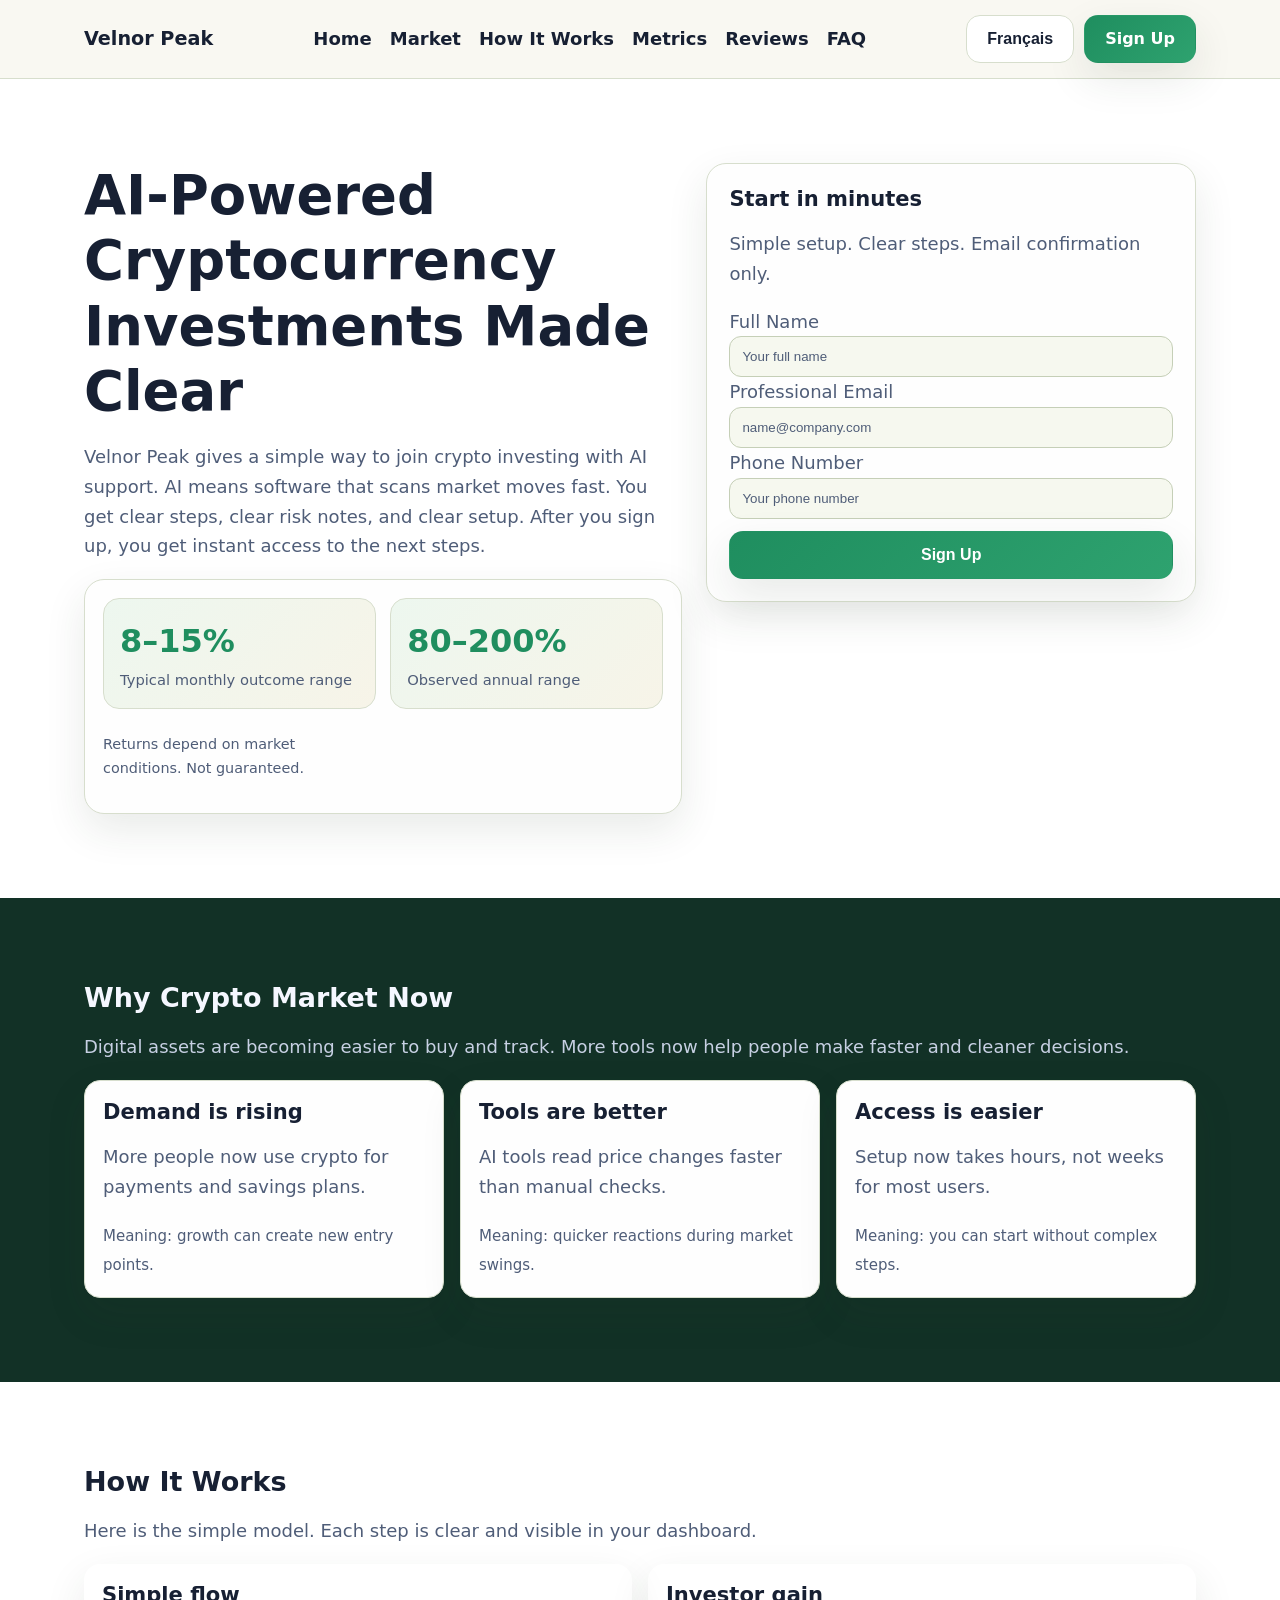
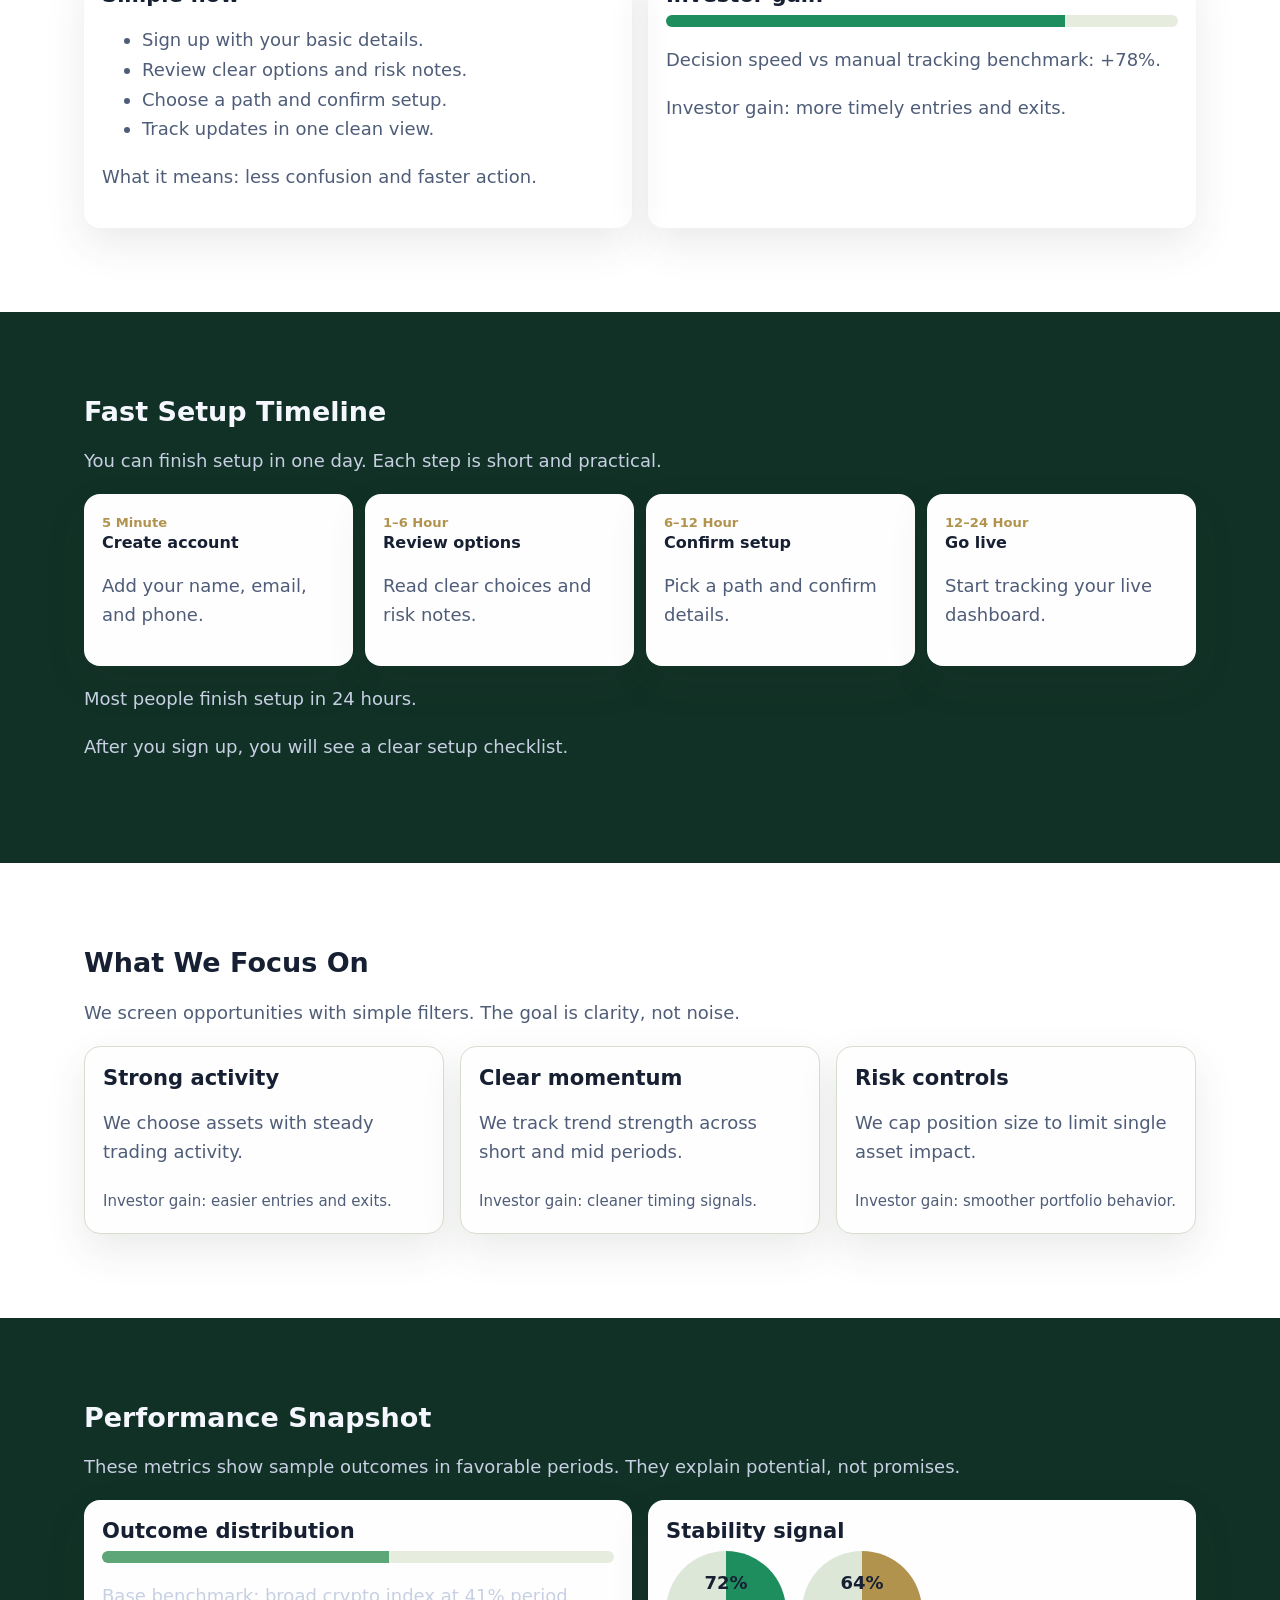
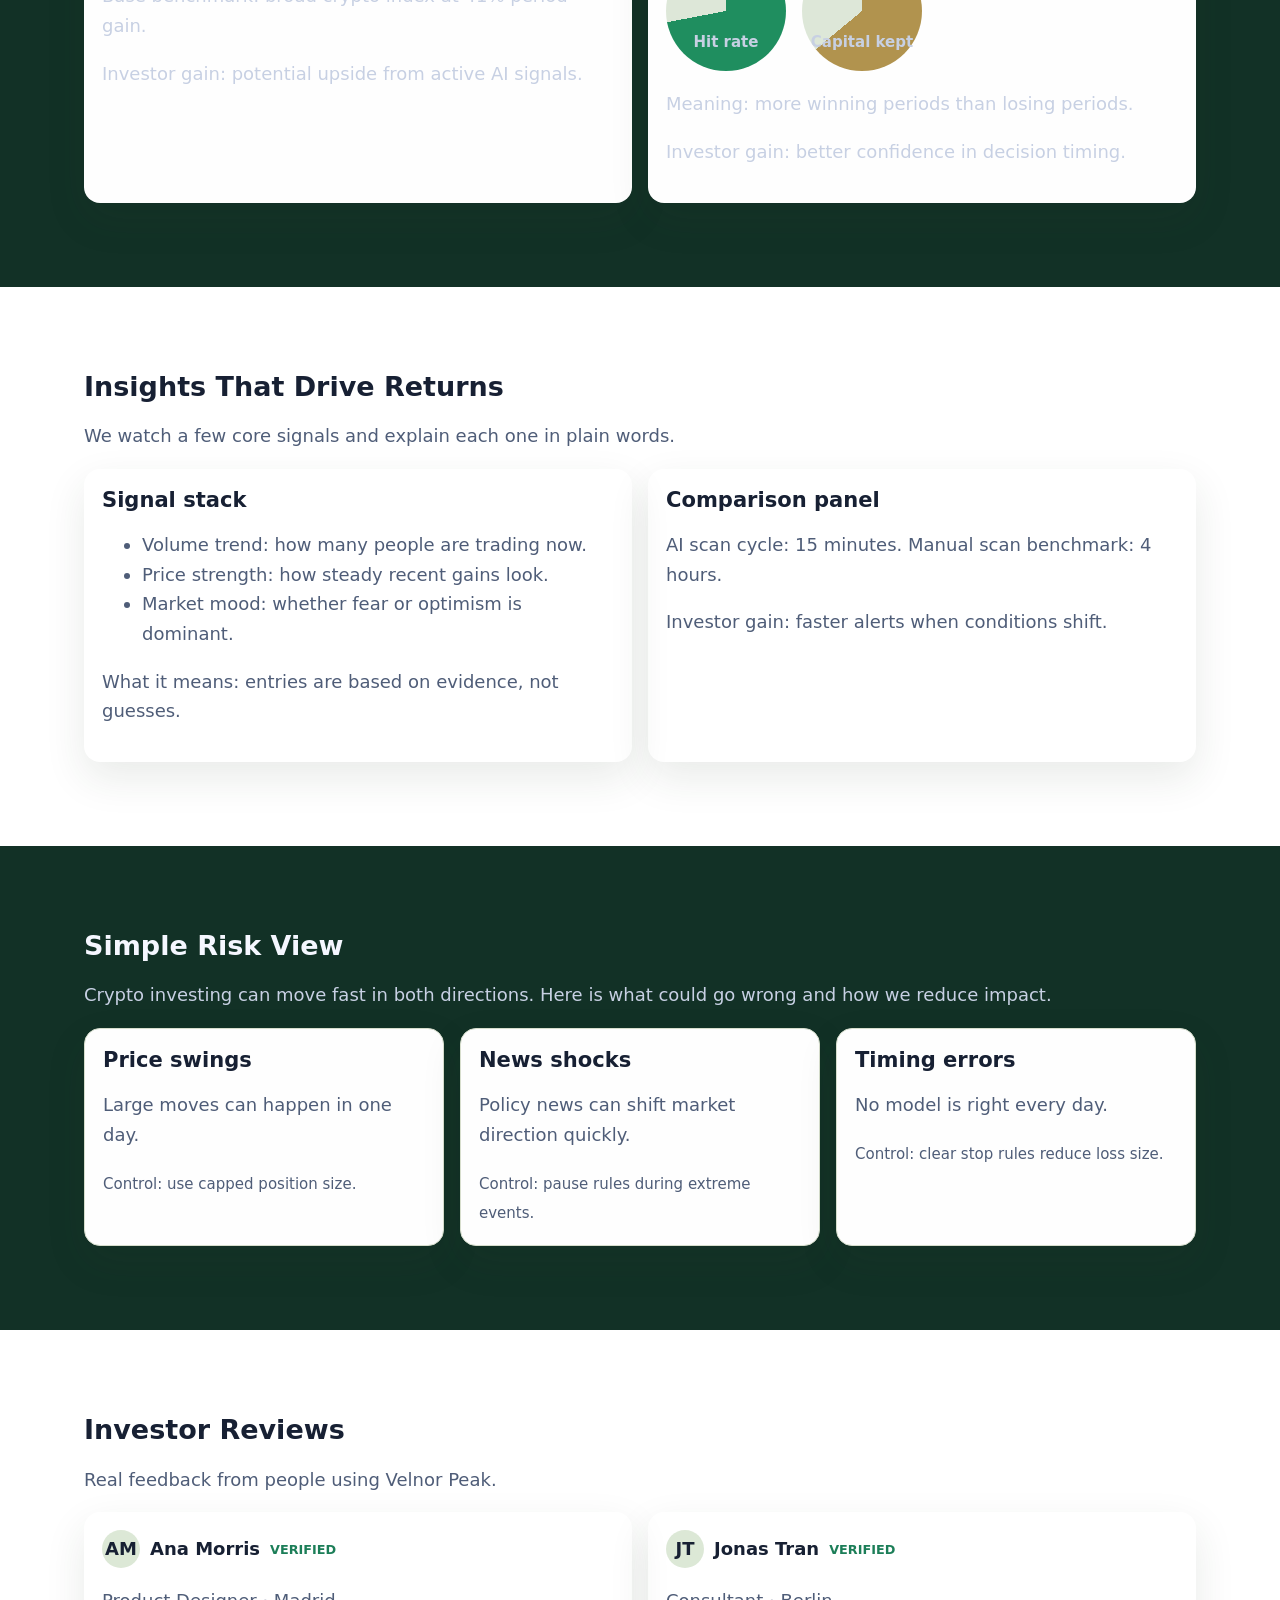
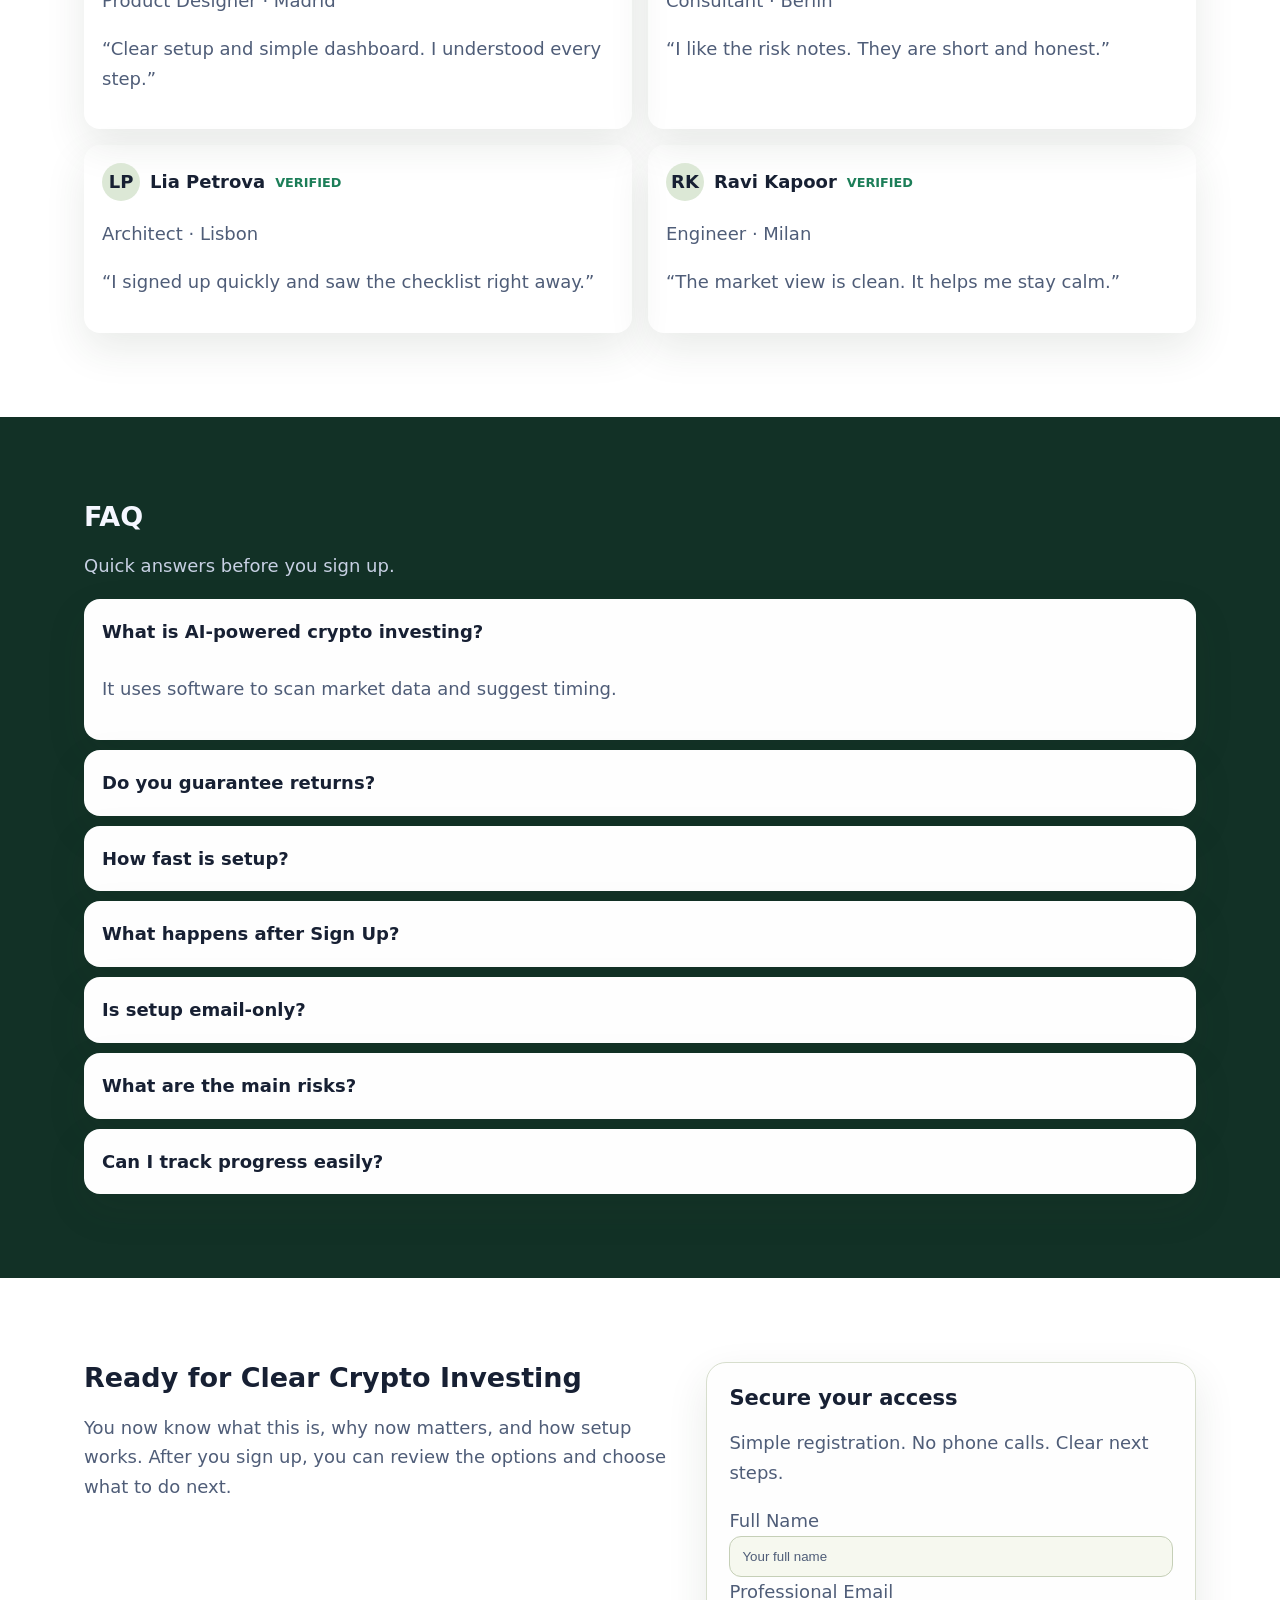
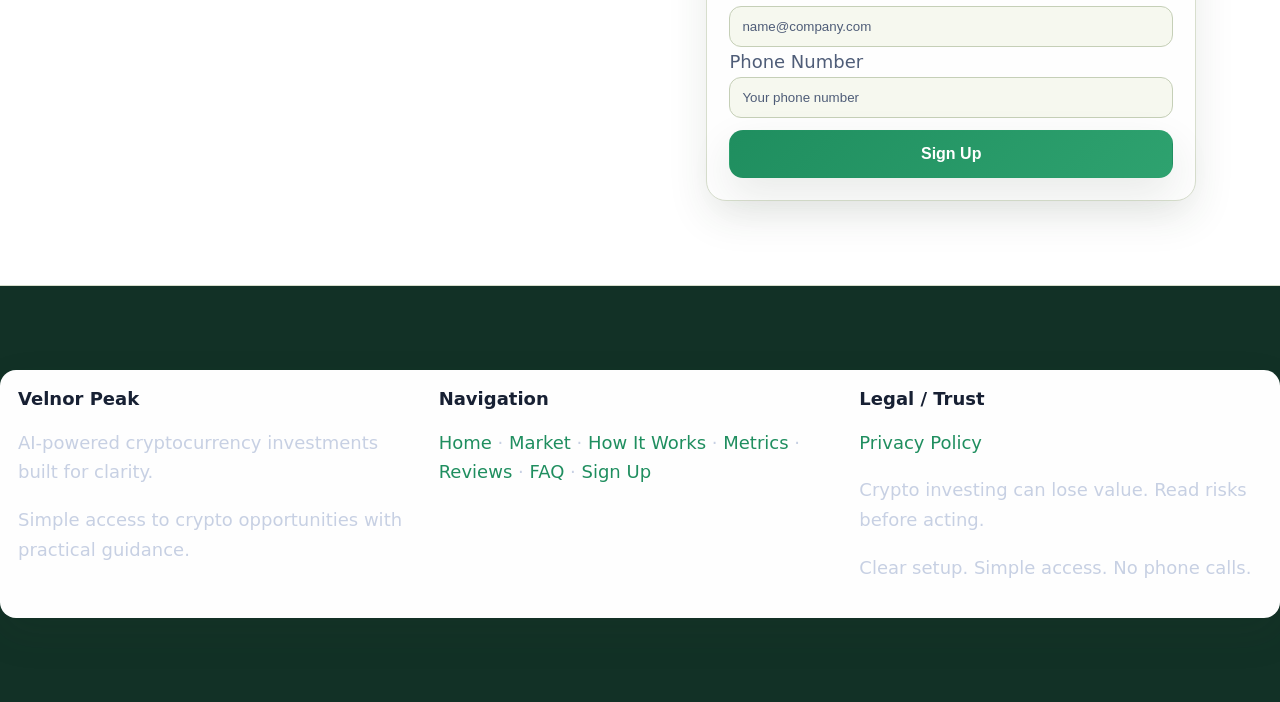
<file: fr/index.html>
<!doctype html>
<html lang="en">
<head>
<meta charset="utf-8"/>
<meta name="viewport" content="width=device-width,initial-scale=1"/>
<title>Velnor Peak | AI-Powered Cryptocurrency Investments Page 3</title>
<meta name="description" content="Learn AI-powered cryptocurrency investments with simple steps, clear risks, and a fast sign-up path. Page 3."/>
<link rel="canonical" href="https://velnorpeak.com/fr/index.html"/>
<link rel="alternate" hreflang="en" href="https://velnorpeak.com/index.html"/>
<link rel="alternate" hreflang="de" href="https://velnorpeak.com/de/index.html"/>
<link rel="alternate" hreflang="fr" href="https://velnorpeak.com/fr/index.html"/>
<link rel="alternate" hreflang="es" href="https://velnorpeak.com/es/index.html"/>
<link rel="alternate" hreflang="it" href="https://velnorpeak.com/it/index.html"/>
<link rel="alternate" hreflang="tr" href="https://velnorpeak.com/tr/index.html"/>
<link rel="alternate" hreflang="pt" href="https://velnorpeak.com/pt/index.html"/>
<link rel="alternate" hreflang="ja" href="https://velnorpeak.com/jp/index.html"/>
<link rel="alternate" hreflang="sk" href="https://velnorpeak.com/sk/index.html"/>
<link rel="alternate" hreflang="nl-BE" href="https://velnorpeak.com/be/index.html"/>
<link rel="alternate" hreflang="x-default" href="https://velnorpeak.com/index.html"/>
<meta property="og:title" content="Velnor Peak | AI-Powered Cryptocurrency Investments Page 3"/>
<meta property="og:description" content="Learn AI-powered cryptocurrency investments with simple steps, clear risks, and a fast sign-up path. Page 3."/>
<meta property="og:type" content="website"/>
<meta property="og:url" content="https://velnorpeak.com/fr/index.html"/>
<meta name="twitter:card" content="summary_large_image"/>
<meta name="twitter:title" content="Velnor Peak | AI-Powered Cryptocurrency Investments Page 3"/>
<meta name="twitter:description" content="Learn AI-powered cryptocurrency investments with simple steps, clear risks, and a fast sign-up path. Page 3."/>
<link rel="stylesheet" href="../assets/style.css"/>
<script defer src="../assets/app.js"></script>
</head>
<body>
<header>
  <div class="container nav-wrap">
    <a class="brand" href="../index.html">Velnor Peak</a>
    <nav aria-label="Main">
      <ul>
        <li><a href="#home">Home</a></li><li><a href="#market">Market</a></li><li><a href="#how">How It Works</a></li><li><a href="#metrics">Metrics</a></li><li><a href="#reviews">Reviews</a></li><li><a href="#faq">FAQ</a></li>
      </ul>
    </nav>
    <div class="right-actions">
      <div class="lang"><button class="lang-btn" aria-label="Current language">Français</button><div class="lang-menu"><a href="../index.html"><svg class="flag" viewBox="0 0 3 2" aria-hidden="true"><rect width="3" height="2" fill="#012169"/><path d="M0 0l3 2M3 0L0 2" stroke="#fff" stroke-width=".25"/><path d="M0 0l3 2M3 0L0 2" stroke="#C8102E" stroke-width=".12"/><path d="M1.5 0v2M0 1h3" stroke="#fff" stroke-width=".45"/><path d="M1.5 0v2M0 1h3" stroke="#C8102E" stroke-width=".25"/></svg>English</a>
<a href="../de/index.html"><svg class="flag" viewBox="0 0 3 2"><rect width="3" height=".66" y="0"/><rect width="3" height=".67" y=".66" fill="#dd0000"/><rect width="3" height=".67" y="1.33" fill="#ffce00"/></svg>Deutsch</a>
<a href="../fr/index.html"><svg class="flag" viewBox="0 0 3 2"><rect width="1" height="2" fill="#0055A4"/><rect x="1" width="1" height="2" fill="#fff"/><rect x="2" width="1" height="2" fill="#EF4135"/></svg>Français</a>
<a href="../es/index.html"><svg class="flag" viewBox="0 0 3 2"><rect width="3" height="2" fill="#AA151B"/><rect y=".5" width="3" height="1" fill="#F1BF00"/></svg>Español</a>
<a href="../it/index.html"><svg class="flag" viewBox="0 0 3 2"><rect width="1" height="2" fill="#009246"/><rect x="1" width="1" height="2" fill="#fff"/><rect x="2" width="1" height="2" fill="#CE2B37"/></svg>Italiano</a>
<a href="../tr/index.html"><svg class="flag" viewBox="0 0 3 2"><rect width="3" height="2" fill="#E30A17"/><circle cx="1.2" cy="1" r=".42" fill="#fff"/><circle cx="1.3" cy="1" r=".34" fill="#E30A17"/></svg>Türkçe</a>
<a href="../pt/index.html"><svg class="flag" viewBox="0 0 3 2"><rect width="1.2" height="2" fill="#006600"/><rect x="1.2" width="1.8" height="2" fill="#FF0000"/></svg>Português</a>
<a href="../jp/index.html"><svg class="flag" viewBox="0 0 3 2"><rect width="3" height="2" fill="#fff"/><circle cx="1.5" cy="1" r=".5" fill="#BC002D"/></svg>日本語</a>
<a href="../sk/index.html"><svg class="flag" viewBox="0 0 3 2"><rect width="3" height=".66" fill="#fff"/><rect y=".66" width="3" height=".67" fill="#0B4EA2"/><rect y="1.33" width="3" height=".67" fill="#EE1C25"/></svg>Slovak</a>
<a href="../be/index.html"><svg class="flag" viewBox="0 0 3 2"><rect width="1" height="2" fill="#000"/><rect x="1" width="1" height="2" fill="#FDDA24"/><rect x="2" width="1" height="2" fill="#EF3340"/></svg>Nederlands (BE)</a></div></div>
      <a class="btn" href="#signup">Sign Up</a>
      <button id="drawerOpen" class="drawer-toggle" aria-label="Open menu">☰</button>
    </div>
  </div>
</header>

<div id="mobileDrawer" class="mobile-drawer" aria-hidden="true">
  <div class="mobile-backdrop"></div>
  <div class="mobile-panel">
    <button id="drawerClose" class="icon-btn" aria-label="Close menu">✕</button>
    <nav aria-label="Mobile"><ul><li><a href="#home">Home</a></li><li><a href="#market">Market</a></li><li><a href="#how">How It Works</a></li><li><a href="#metrics">Metrics</a></li><li><a href="#reviews">Reviews</a></li><li><a href="#faq">FAQ</a></li></ul></nav>
    <div class="mobile-actions"><div class="lang"><button class="lang-btn" aria-label="Current language">Français</button><div class="lang-menu"><a href="../index.html"><svg class="flag" viewBox="0 0 3 2" aria-hidden="true"><rect width="3" height="2" fill="#012169"/><path d="M0 0l3 2M3 0L0 2" stroke="#fff" stroke-width=".25"/><path d="M0 0l3 2M3 0L0 2" stroke="#C8102E" stroke-width=".12"/><path d="M1.5 0v2M0 1h3" stroke="#fff" stroke-width=".45"/><path d="M1.5 0v2M0 1h3" stroke="#C8102E" stroke-width=".25"/></svg>English</a>
<a href="../de/index.html"><svg class="flag" viewBox="0 0 3 2"><rect width="3" height=".66" y="0"/><rect width="3" height=".67" y=".66" fill="#dd0000"/><rect width="3" height=".67" y="1.33" fill="#ffce00"/></svg>Deutsch</a>
<a href="../fr/index.html"><svg class="flag" viewBox="0 0 3 2"><rect width="1" height="2" fill="#0055A4"/><rect x="1" width="1" height="2" fill="#fff"/><rect x="2" width="1" height="2" fill="#EF4135"/></svg>Français</a>
<a href="../es/index.html"><svg class="flag" viewBox="0 0 3 2"><rect width="3" height="2" fill="#AA151B"/><rect y=".5" width="3" height="1" fill="#F1BF00"/></svg>Español</a>
<a href="../it/index.html"><svg class="flag" viewBox="0 0 3 2"><rect width="1" height="2" fill="#009246"/><rect x="1" width="1" height="2" fill="#fff"/><rect x="2" width="1" height="2" fill="#CE2B37"/></svg>Italiano</a>
<a href="../tr/index.html"><svg class="flag" viewBox="0 0 3 2"><rect width="3" height="2" fill="#E30A17"/><circle cx="1.2" cy="1" r=".42" fill="#fff"/><circle cx="1.3" cy="1" r=".34" fill="#E30A17"/></svg>Türkçe</a>
<a href="../pt/index.html"><svg class="flag" viewBox="0 0 3 2"><rect width="1.2" height="2" fill="#006600"/><rect x="1.2" width="1.8" height="2" fill="#FF0000"/></svg>Português</a>
<a href="../jp/index.html"><svg class="flag" viewBox="0 0 3 2"><rect width="3" height="2" fill="#fff"/><circle cx="1.5" cy="1" r=".5" fill="#BC002D"/></svg>日本語</a>
<a href="../sk/index.html"><svg class="flag" viewBox="0 0 3 2"><rect width="3" height=".66" fill="#fff"/><rect y=".66" width="3" height=".67" fill="#0B4EA2"/><rect y="1.33" width="3" height=".67" fill="#EE1C25"/></svg>Slovak</a>
<a href="../be/index.html"><svg class="flag" viewBox="0 0 3 2"><rect width="1" height="2" fill="#000"/><rect x="1" width="1" height="2" fill="#FDDA24"/><rect x="2" width="1" height="2" fill="#EF3340"/></svg>Nederlands (BE)</a></div></div><a class="btn" href="#signup">Sign Up</a></div>
  </div>
</div>

<main>
<section id="home" class="section light hero">
  <div class="container hero-grid">
    <div class="reveal">
      <h1>AI-Powered Cryptocurrency Investments Made Clear</h1>
      <p>Velnor Peak gives a simple way to join crypto investing with AI support. AI means software that scans market moves fast. You get clear steps, clear risk notes, and clear setup. After you sign up, you get instant access to the next steps.</p>
      <div class="hero-panel performance">
        <div class="perf-card"><div class="perf-num">8–15%</div><div class="perf-label">Typical monthly outcome range</div></div>
        <div class="perf-card"><div class="perf-num">80–200%</div><div class="perf-label">Observed annual range</div></div>
        <p class="perf-note">Returns depend on market conditions. Not guaranteed.</p>
      </div>
    </div>
    <form class="form-card reveal" id="signup">
      <h3 class="form-title">Start in minutes</h3><p class="form-sub">Simple setup. Clear steps. Email confirmation only.</p>
      <label>Full Name<input required placeholder="Your full name"/></label>
      <label>Professional Email<input type="email" required placeholder="name@company.com"/></label>
      <label>Phone Number<input type="tel" required placeholder="Your phone number"/></label>
      <button class="btn" type="submit">Sign Up</button>
    </form>
  </div>
</section>

<section id="market" class="section dark"><div class="container reveal"><h2>Why Crypto Market Now</h2><p>Digital assets are becoming easier to buy and track. More tools now help people make faster and cleaner decisions.</p><div class="grid-3"><article class="card"><h3>Demand is rising</h3><p>More people now use crypto for payments and savings plans.</p><small class="muted">Meaning: growth can create new entry points.</small></article><article class="card"><h3>Tools are better</h3><p>AI tools read price changes faster than manual checks.</p><small class="muted">Meaning: quicker reactions during market swings.</small></article><article class="card"><h3>Access is easier</h3><p>Setup now takes hours, not weeks for most users.</p><small class="muted">Meaning: you can start without complex steps.</small></article></div></div></section>

<section id="how" class="section light"><div class="container reveal"><h2>How It Works</h2><p>Here is the simple model. Each step is clear and visible in your dashboard.</p><div class="grid-2"><div class="visual-card"><h3>Simple flow</h3><ul><li>Sign up with your basic details.</li><li>Review clear options and risk notes.</li><li>Choose a path and confirm setup.</li><li>Track updates in one clean view.</li></ul><p>What it means: less confusion and faster action.</p></div><div class="visual-card"><h3>Investor gain</h3><div class="bar"><span class="b1"></span></div><p>Decision speed vs manual tracking benchmark: +78%.</p><p>Investor gain: more timely entries and exits.</p></div></div></div></section>

<section class="section dark"><div class="container reveal"><h2>Fast Setup Timeline</h2><p>You can finish setup in one day. Each step is short and practical.</p><div class="process-row"><article class="process-card"><div class="time">5 Minute</div><h4>Create account</h4><p>Add your name, email, and phone.</p></article><article class="process-card"><div class="time">1–6 Hour</div><h4>Review options</h4><p>Read clear choices and risk notes.</p></article><article class="process-card"><div class="time">6–12 Hour</div><h4>Confirm setup</h4><p>Pick a path and confirm details.</p></article><article class="process-card"><div class="time">12–24 Hour</div><h4>Go live</h4><p>Start tracking your live dashboard.</p></article></div><p>Most people finish setup in 24 hours.</p><p>After you sign up, you will see a clear setup checklist.</p></div></section>

<section class="section light"><div class="container reveal"><h2>What We Focus On</h2><p>We screen opportunities with simple filters. The goal is clarity, not noise.</p><div class="grid-3"><article class="card"><h3>Strong activity</h3><p>We choose assets with steady trading activity.</p><small class="muted">Investor gain: easier entries and exits.</small></article><article class="card"><h3>Clear momentum</h3><p>We track trend strength across short and mid periods.</p><small class="muted">Investor gain: cleaner timing signals.</small></article><article class="card"><h3>Risk controls</h3><p>We cap position size to limit single asset impact.</p><small class="muted">Investor gain: smoother portfolio behavior.</small></article></div></div></section>

<section id="metrics" class="section dark"><div class="container reveal"><h2>Performance Snapshot</h2><p>These metrics show sample outcomes in favorable periods. They explain potential, not promises.</p><div class="grid-2"><div class="kpi-card"><h3>Outcome distribution</h3><div class="bar"><span class="b2"></span></div><p>Base benchmark: broad crypto index at 41% period gain.</p><p>Investor gain: potential upside from active AI signals.</p></div><div class="kpi-card"><h3>Stability signal</h3><div class="rings"><div class="ring">72%<small>Hit rate</small></div><div class="ring" style="background:conic-gradient(var(--accent-2) 0 64%, #dde7d8 64% 100%)">64%<small>Capital kept</small></div></div><p>Meaning: more winning periods than losing periods.</p><p>Investor gain: better confidence in decision timing.</p></div></div></div></section>

<section class="section light"><div class="container reveal"><h2>Insights That Drive Returns</h2><p>We watch a few core signals and explain each one in plain words.</p><div class="grid-2"><article class="visual-card"><h3>Signal stack</h3><ul><li>Volume trend: how many people are trading now.</li><li>Price strength: how steady recent gains look.</li><li>Market mood: whether fear or optimism is dominant.</li></ul><p>What it means: entries are based on evidence, not guesses.</p></article><article class="visual-card"><h3>Comparison panel</h3><p>AI scan cycle: 15 minutes. Manual scan benchmark: 4 hours.</p><p>Investor gain: faster alerts when conditions shift.</p></article></div></div></section>

<section class="section dark"><div class="container reveal"><h2>Simple Risk View</h2><p>Crypto investing can move fast in both directions. Here is what could go wrong and how we reduce impact.</p><div class="grid-3"><article class="card"><h3>Price swings</h3><p>Large moves can happen in one day.</p><small class="muted">Control: use capped position size.</small></article><article class="card"><h3>News shocks</h3><p>Policy news can shift market direction quickly.</p><small class="muted">Control: pause rules during extreme events.</small></article><article class="card"><h3>Timing errors</h3><p>No model is right every day.</p><small class="muted">Control: clear stop rules reduce loss size.</small></article></div></div></section>

<section id="reviews" class="section light"><div class="container reveal"><h2>Investor Reviews</h2><p>Real feedback from people using Velnor Peak.</p><div class="grid-2"><article class="review-card"><div class="review-head"><span class="avatar">AM</span><strong>Ana Morris</strong><span class="verified">VERIFIED</span></div><p>Product Designer · Madrid</p><p>“Clear setup and simple dashboard. I understood every step.”</p></article><article class="review-card"><div class="review-head"><span class="avatar">JT</span><strong>Jonas Tran</strong><span class="verified">VERIFIED</span></div><p>Consultant · Berlin</p><p>“I like the risk notes. They are short and honest.”</p></article><article class="review-card"><div class="review-head"><span class="avatar">LP</span><strong>Lia Petrova</strong><span class="verified">VERIFIED</span></div><p>Architect · Lisbon</p><p>“I signed up quickly and saw the checklist right away.”</p></article><article class="review-card"><div class="review-head"><span class="avatar">RK</span><strong>Ravi Kapoor</strong><span class="verified">VERIFIED</span></div><p>Engineer · Milan</p><p>“The market view is clean. It helps me stay calm.”</p></article></div></div></section>

<section id="faq" class="section dark"><div class="container reveal"><h2>FAQ</h2><p>Quick answers before you sign up.</p><div class="faq-list"><details class="faq-item" open><summary>What is AI-powered crypto investing?</summary><div class="ans"><p>It uses software to scan market data and suggest timing.</p></div></details><details class="faq-item"><summary>Do you guarantee returns?</summary><div class="ans"><p>No. Returns depend on market conditions and can vary.</p></div></details><details class="faq-item"><summary>How fast is setup?</summary><div class="ans"><p>Most people finish setup in 24 hours.</p></div></details><details class="faq-item"><summary>What happens after Sign Up?</summary><div class="ans"><p>After you sign up, you can review the options and choose what to do next.</p></div></details><details class="faq-item"><summary>Is setup email-only?</summary><div class="ans"><p>We may send a short email to confirm your details.</p></div></details><details class="faq-item"><summary>What are the main risks?</summary><div class="ans"><p>Fast price swings and sudden news events are the main risks.</p></div></details><details class="faq-item"><summary>Can I track progress easily?</summary><div class="ans"><p>Yes. You get one dashboard with updates and clear status.</p></div></details></div></div></section>

<section class="section light"><div class="container hero-grid reveal"><div><h2>Ready for Clear Crypto Investing</h2><p>You now know what this is, why now matters, and how setup works. After you sign up, you can review the options and choose what to do next.</p></div><form class="form-card"><h3>Secure your access</h3><p>Simple registration. No phone calls. Clear next steps.</p><label>Full Name<input required placeholder="Your full name"/></label><label>Professional Email<input type="email" required placeholder="name@company.com"/></label><label>Phone Number<input type="tel" required placeholder="Your phone number"/></label><button class="btn" type="submit">Sign Up</button></form></div></section>
</main>

<footer class="section dark"><div class="container footer-grid footer-panel"><div><h4>Velnor Peak</h4><p>AI-powered cryptocurrency investments built for clarity.</p><p>Simple access to crypto opportunities with practical guidance.</p></div><div><h4>Navigation</h4><p><a href="#home">Home</a> · <a href="#market">Market</a> · <a href="#how">How It Works</a> · <a href="#metrics">Metrics</a> · <a href="#reviews">Reviews</a> · <a href="#faq">FAQ</a> · <a href="#signup">Sign Up</a></p></div><div><h4>Legal / Trust</h4><p><a href="#" data-open-privacy>Privacy Policy</a></p><p>Crypto investing can lose value. Read risks before acting.</p><p>Clear setup. Simple access. No phone calls.</p></div></div></footer>

<div id="privacyModal" class="modal" role="dialog" aria-modal="true" aria-label="Privacy Policy">
  <div class="modal-panel">
    <div class="modal-top"><h3>Privacy Policy</h3><button class="icon-btn" data-close-privacy aria-label="Close policy">✕</button></div>
    <p>Introduction: We explain what data we use and why.</p><p>Data collection: We collect name, email, phone, and basic device data.</p><p>Legal basis: We process data to provide requested access and support.</p><p>Cookies: We use cookies to keep sessions safe and measure performance.</p><p>Retention: We keep data only as long as needed for service delivery.</p><p>Third-party sharing: We share limited data with secure service providers.</p><p>Security: We use encryption and access controls to protect information.</p><p>User rights: You can request access, correction, or deletion of your data.</p><p>International transfers: Data may be processed outside your country with safeguards.</p><p>Industry risk disclosure: Digital assets are volatile and outcomes are not guaranteed.</p><p>Contact: privacy@velnorpeak.com for privacy requests.</p>
    <button class="btn" data-close-privacy>Close</button>
  </div>
</div>

<script type="application/ld+json">{"@context":"https://schema.org","@graph":[{"@type":"Organization","name":"Velnor Peak","url":"https://velnorpeak.com"},{"@type":"WebSite","name":"Velnor Peak","url":"https://velnorpeak.com"},{"@type":"FAQPage","mainEntity":[{"@type":"Question","name":"What is AI-powered crypto investing?","acceptedAnswer":{"@type":"Answer","text":"It uses software to scan market data and suggest timing."}},{"@type":"Question","name":"Do you guarantee returns?","acceptedAnswer":{"@type":"Answer","text":"No. Returns depend on market conditions."}}]},{"@type":"Review","author":{"@type":"Person","name":"Ana Morris"},"reviewBody":"Clear setup and simple dashboard.","reviewRating":{"@type":"Rating","ratingValue":"5","bestRating":"5"}}]}</script>
</body></html>
</file>
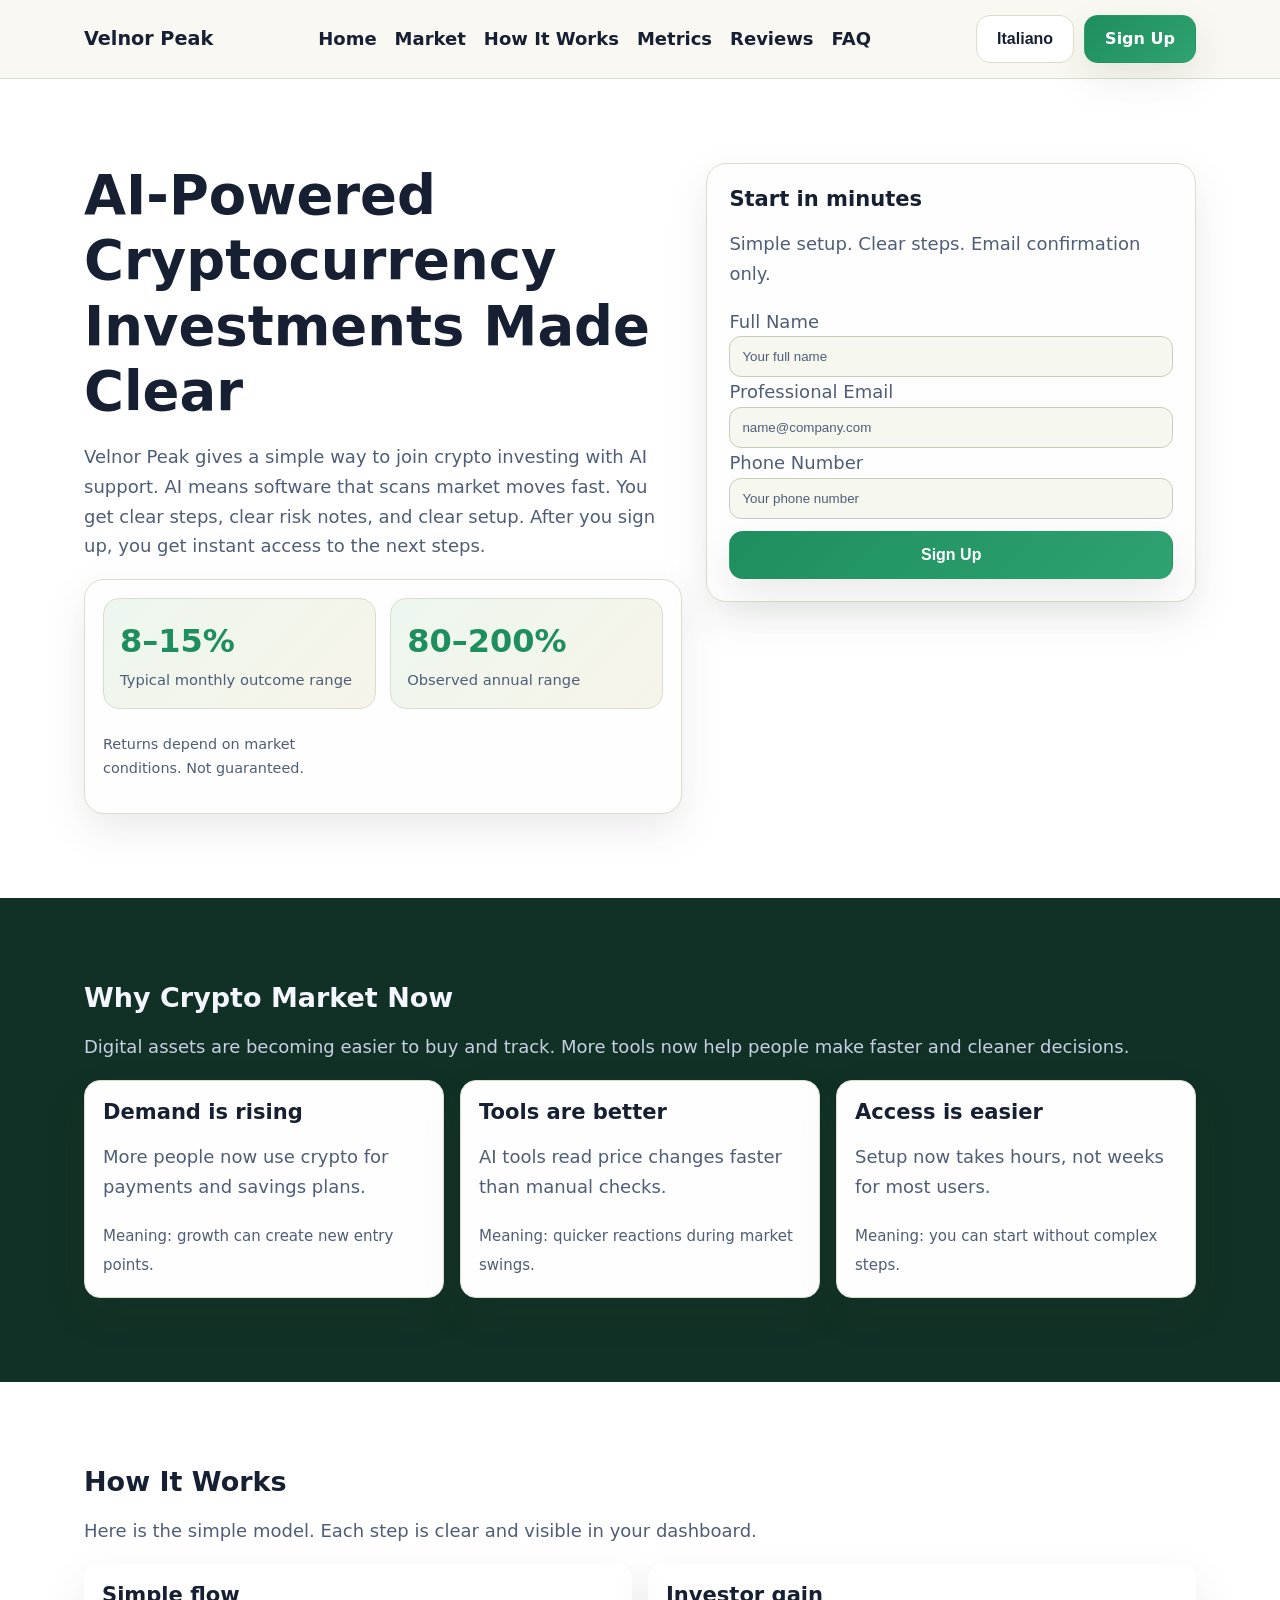
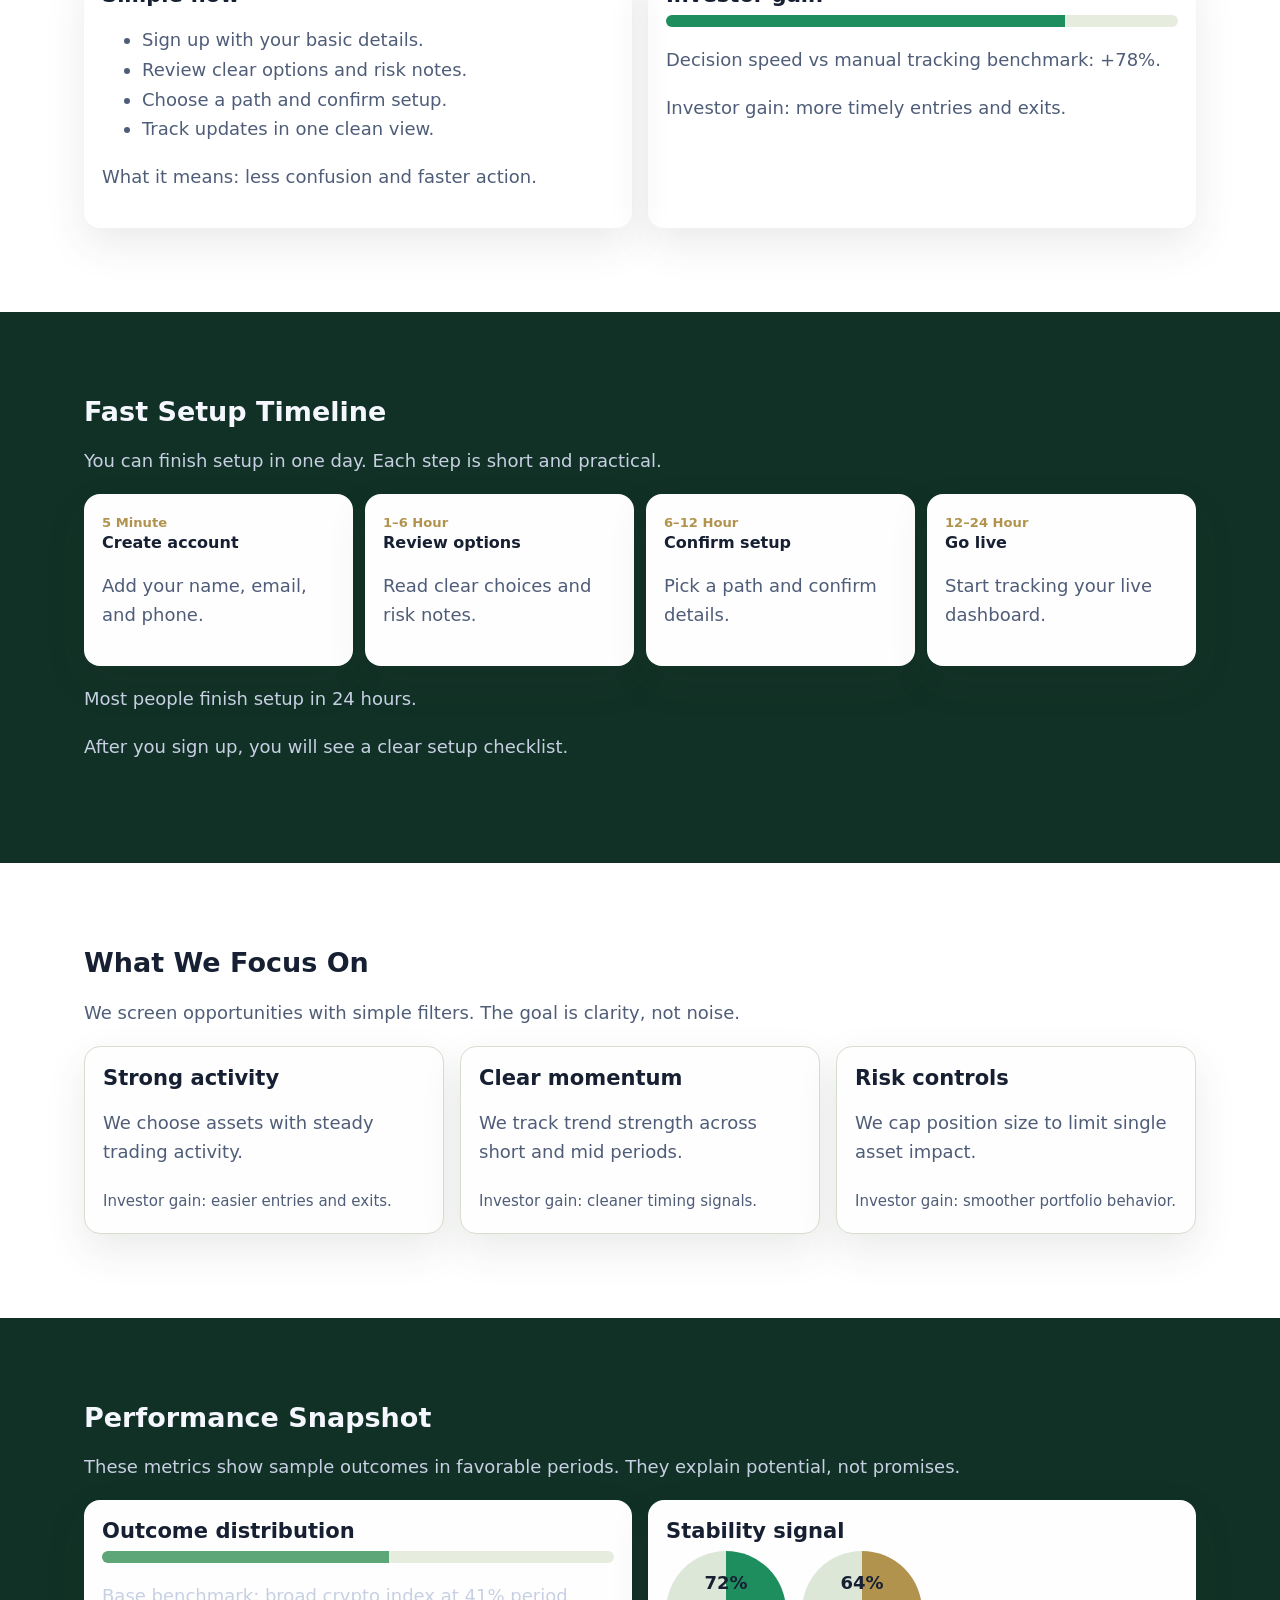
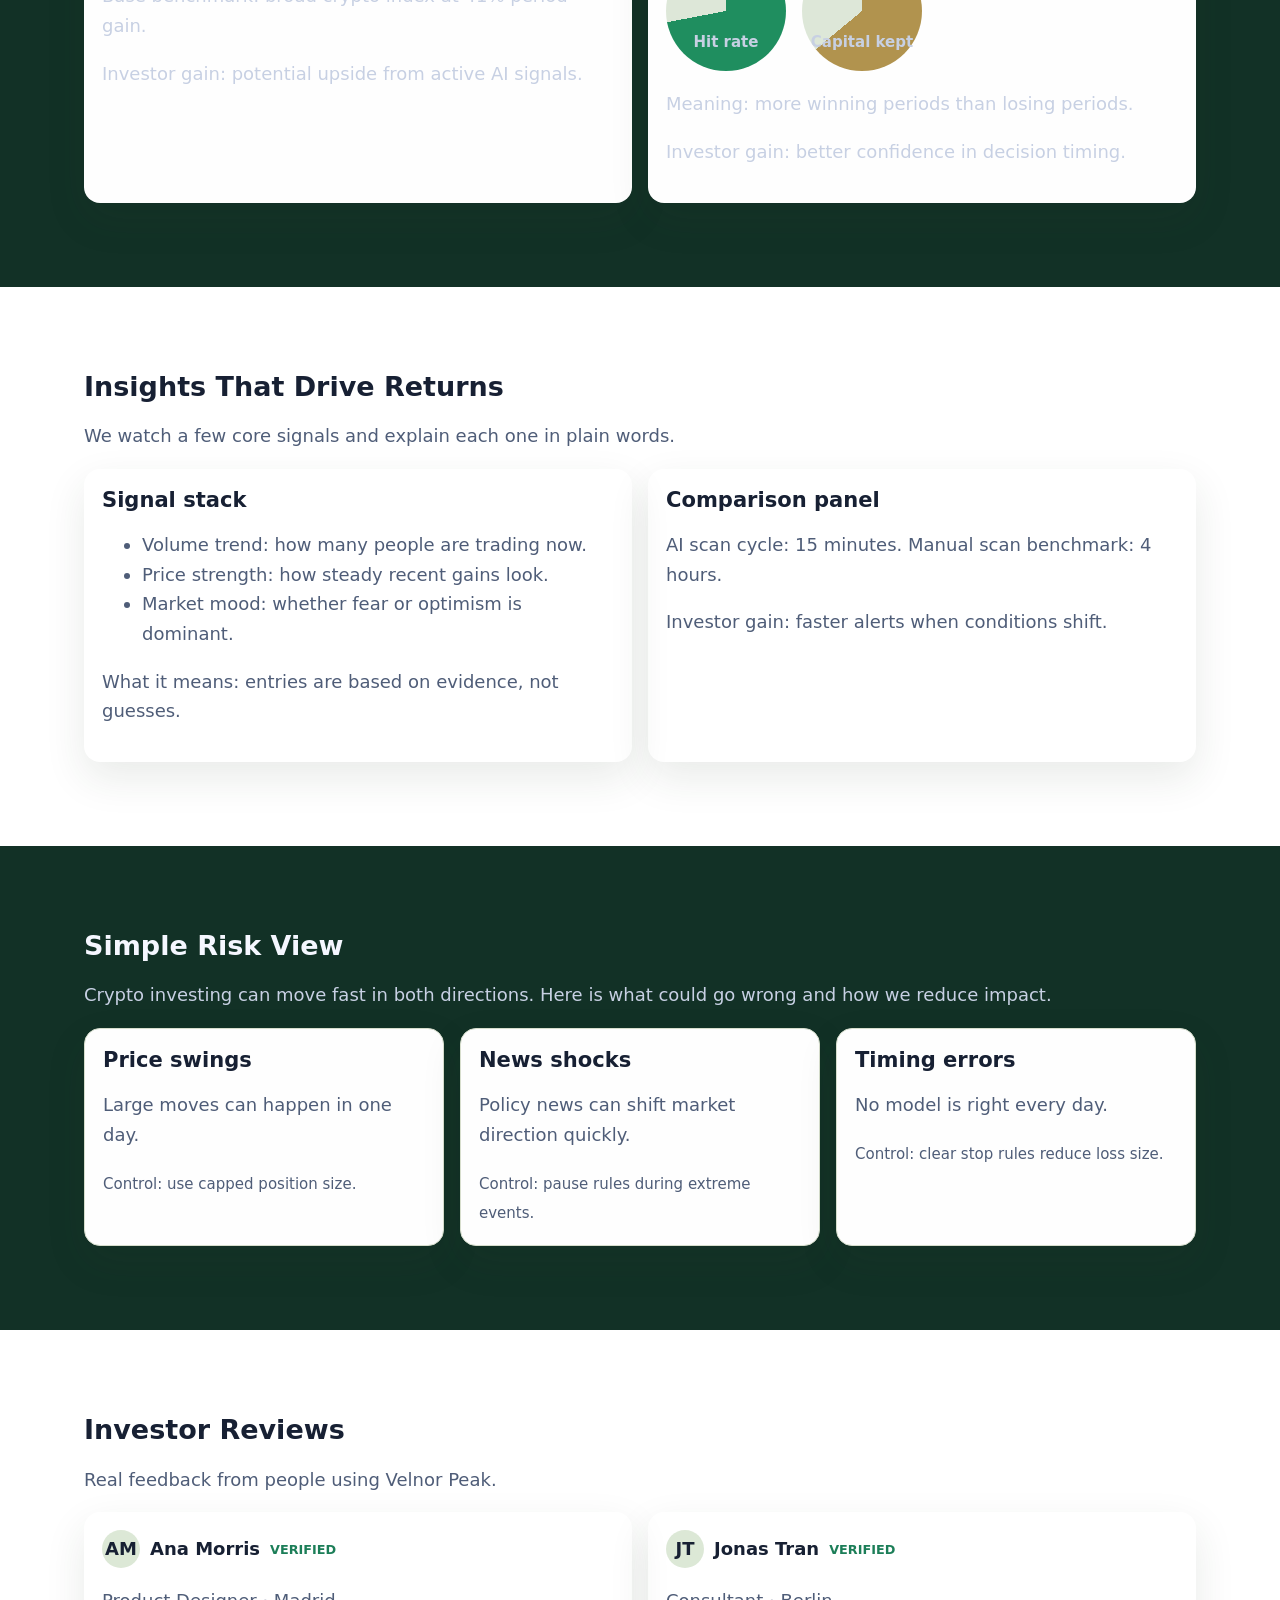
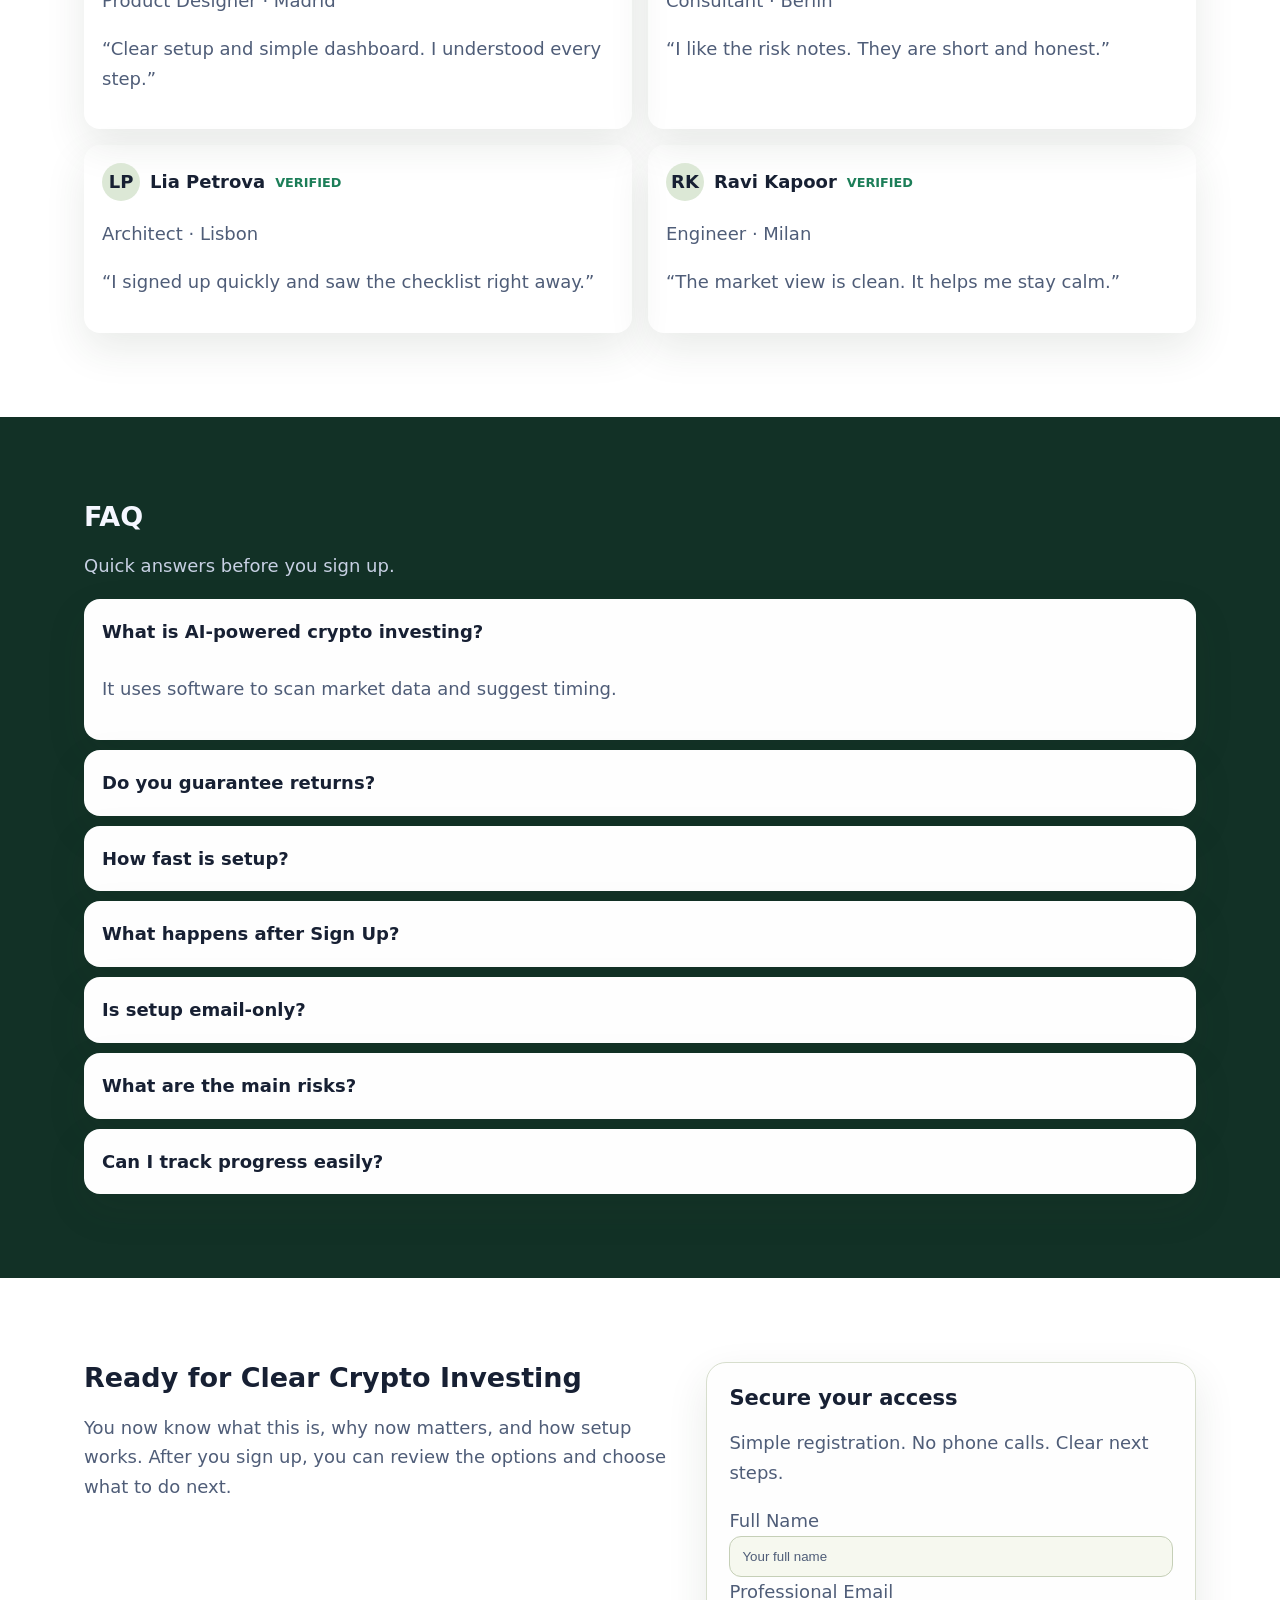
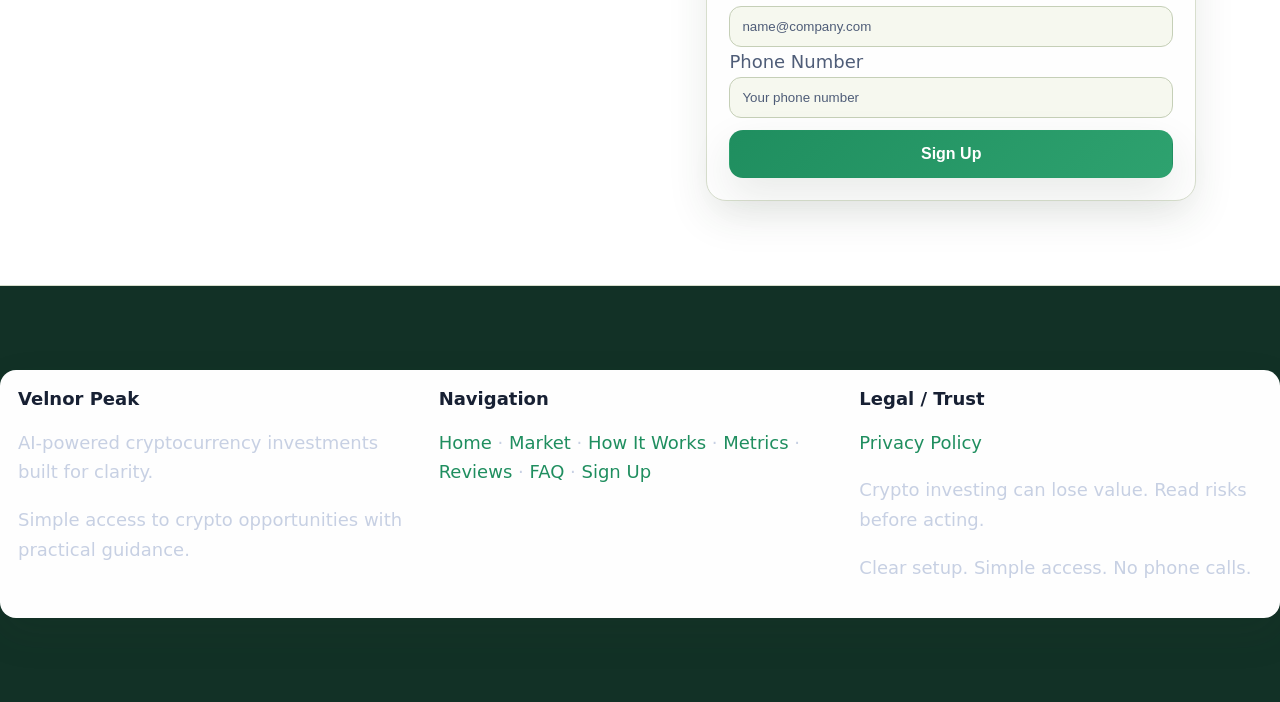
<file: it/index.html>
<!doctype html>
<html lang="en">
<head>
<meta charset="utf-8"/>
<meta name="viewport" content="width=device-width,initial-scale=1"/>
<title>Velnor Peak | AI-Powered Cryptocurrency Investments Page 5</title>
<meta name="description" content="Learn AI-powered cryptocurrency investments with simple steps, clear risks, and a fast sign-up path. Page 5."/>
<link rel="canonical" href="https://velnorpeak.com/it/index.html"/>
<link rel="alternate" hreflang="en" href="https://velnorpeak.com/index.html"/>
<link rel="alternate" hreflang="de" href="https://velnorpeak.com/de/index.html"/>
<link rel="alternate" hreflang="fr" href="https://velnorpeak.com/fr/index.html"/>
<link rel="alternate" hreflang="es" href="https://velnorpeak.com/es/index.html"/>
<link rel="alternate" hreflang="it" href="https://velnorpeak.com/it/index.html"/>
<link rel="alternate" hreflang="tr" href="https://velnorpeak.com/tr/index.html"/>
<link rel="alternate" hreflang="pt" href="https://velnorpeak.com/pt/index.html"/>
<link rel="alternate" hreflang="ja" href="https://velnorpeak.com/jp/index.html"/>
<link rel="alternate" hreflang="sk" href="https://velnorpeak.com/sk/index.html"/>
<link rel="alternate" hreflang="nl-BE" href="https://velnorpeak.com/be/index.html"/>
<link rel="alternate" hreflang="x-default" href="https://velnorpeak.com/index.html"/>
<meta property="og:title" content="Velnor Peak | AI-Powered Cryptocurrency Investments Page 5"/>
<meta property="og:description" content="Learn AI-powered cryptocurrency investments with simple steps, clear risks, and a fast sign-up path. Page 5."/>
<meta property="og:type" content="website"/>
<meta property="og:url" content="https://velnorpeak.com/it/index.html"/>
<meta name="twitter:card" content="summary_large_image"/>
<meta name="twitter:title" content="Velnor Peak | AI-Powered Cryptocurrency Investments Page 5"/>
<meta name="twitter:description" content="Learn AI-powered cryptocurrency investments with simple steps, clear risks, and a fast sign-up path. Page 5."/>
<link rel="stylesheet" href="../assets/style.css"/>
<script defer src="../assets/app.js"></script>
</head>
<body>
<header>
  <div class="container nav-wrap">
    <a class="brand" href="../index.html">Velnor Peak</a>
    <nav aria-label="Main">
      <ul>
        <li><a href="#home">Home</a></li><li><a href="#market">Market</a></li><li><a href="#how">How It Works</a></li><li><a href="#metrics">Metrics</a></li><li><a href="#reviews">Reviews</a></li><li><a href="#faq">FAQ</a></li>
      </ul>
    </nav>
    <div class="right-actions">
      <div class="lang"><button class="lang-btn" aria-label="Current language">Italiano</button><div class="lang-menu"><a href="../index.html"><svg class="flag" viewBox="0 0 3 2" aria-hidden="true"><rect width="3" height="2" fill="#012169"/><path d="M0 0l3 2M3 0L0 2" stroke="#fff" stroke-width=".25"/><path d="M0 0l3 2M3 0L0 2" stroke="#C8102E" stroke-width=".12"/><path d="M1.5 0v2M0 1h3" stroke="#fff" stroke-width=".45"/><path d="M1.5 0v2M0 1h3" stroke="#C8102E" stroke-width=".25"/></svg>English</a>
<a href="../de/index.html"><svg class="flag" viewBox="0 0 3 2"><rect width="3" height=".66" y="0"/><rect width="3" height=".67" y=".66" fill="#dd0000"/><rect width="3" height=".67" y="1.33" fill="#ffce00"/></svg>Deutsch</a>
<a href="../fr/index.html"><svg class="flag" viewBox="0 0 3 2"><rect width="1" height="2" fill="#0055A4"/><rect x="1" width="1" height="2" fill="#fff"/><rect x="2" width="1" height="2" fill="#EF4135"/></svg>Français</a>
<a href="../es/index.html"><svg class="flag" viewBox="0 0 3 2"><rect width="3" height="2" fill="#AA151B"/><rect y=".5" width="3" height="1" fill="#F1BF00"/></svg>Español</a>
<a href="../it/index.html"><svg class="flag" viewBox="0 0 3 2"><rect width="1" height="2" fill="#009246"/><rect x="1" width="1" height="2" fill="#fff"/><rect x="2" width="1" height="2" fill="#CE2B37"/></svg>Italiano</a>
<a href="../tr/index.html"><svg class="flag" viewBox="0 0 3 2"><rect width="3" height="2" fill="#E30A17"/><circle cx="1.2" cy="1" r=".42" fill="#fff"/><circle cx="1.3" cy="1" r=".34" fill="#E30A17"/></svg>Türkçe</a>
<a href="../pt/index.html"><svg class="flag" viewBox="0 0 3 2"><rect width="1.2" height="2" fill="#006600"/><rect x="1.2" width="1.8" height="2" fill="#FF0000"/></svg>Português</a>
<a href="../jp/index.html"><svg class="flag" viewBox="0 0 3 2"><rect width="3" height="2" fill="#fff"/><circle cx="1.5" cy="1" r=".5" fill="#BC002D"/></svg>日本語</a>
<a href="../sk/index.html"><svg class="flag" viewBox="0 0 3 2"><rect width="3" height=".66" fill="#fff"/><rect y=".66" width="3" height=".67" fill="#0B4EA2"/><rect y="1.33" width="3" height=".67" fill="#EE1C25"/></svg>Slovak</a>
<a href="../be/index.html"><svg class="flag" viewBox="0 0 3 2"><rect width="1" height="2" fill="#000"/><rect x="1" width="1" height="2" fill="#FDDA24"/><rect x="2" width="1" height="2" fill="#EF3340"/></svg>Nederlands (BE)</a></div></div>
      <a class="btn" href="#signup">Sign Up</a>
      <button id="drawerOpen" class="drawer-toggle" aria-label="Open menu">☰</button>
    </div>
  </div>
</header>

<div id="mobileDrawer" class="mobile-drawer" aria-hidden="true">
  <div class="mobile-backdrop"></div>
  <div class="mobile-panel">
    <button id="drawerClose" class="icon-btn" aria-label="Close menu">✕</button>
    <nav aria-label="Mobile"><ul><li><a href="#home">Home</a></li><li><a href="#market">Market</a></li><li><a href="#how">How It Works</a></li><li><a href="#metrics">Metrics</a></li><li><a href="#reviews">Reviews</a></li><li><a href="#faq">FAQ</a></li></ul></nav>
    <div class="mobile-actions"><div class="lang"><button class="lang-btn" aria-label="Current language">Italiano</button><div class="lang-menu"><a href="../index.html"><svg class="flag" viewBox="0 0 3 2" aria-hidden="true"><rect width="3" height="2" fill="#012169"/><path d="M0 0l3 2M3 0L0 2" stroke="#fff" stroke-width=".25"/><path d="M0 0l3 2M3 0L0 2" stroke="#C8102E" stroke-width=".12"/><path d="M1.5 0v2M0 1h3" stroke="#fff" stroke-width=".45"/><path d="M1.5 0v2M0 1h3" stroke="#C8102E" stroke-width=".25"/></svg>English</a>
<a href="../de/index.html"><svg class="flag" viewBox="0 0 3 2"><rect width="3" height=".66" y="0"/><rect width="3" height=".67" y=".66" fill="#dd0000"/><rect width="3" height=".67" y="1.33" fill="#ffce00"/></svg>Deutsch</a>
<a href="../fr/index.html"><svg class="flag" viewBox="0 0 3 2"><rect width="1" height="2" fill="#0055A4"/><rect x="1" width="1" height="2" fill="#fff"/><rect x="2" width="1" height="2" fill="#EF4135"/></svg>Français</a>
<a href="../es/index.html"><svg class="flag" viewBox="0 0 3 2"><rect width="3" height="2" fill="#AA151B"/><rect y=".5" width="3" height="1" fill="#F1BF00"/></svg>Español</a>
<a href="../it/index.html"><svg class="flag" viewBox="0 0 3 2"><rect width="1" height="2" fill="#009246"/><rect x="1" width="1" height="2" fill="#fff"/><rect x="2" width="1" height="2" fill="#CE2B37"/></svg>Italiano</a>
<a href="../tr/index.html"><svg class="flag" viewBox="0 0 3 2"><rect width="3" height="2" fill="#E30A17"/><circle cx="1.2" cy="1" r=".42" fill="#fff"/><circle cx="1.3" cy="1" r=".34" fill="#E30A17"/></svg>Türkçe</a>
<a href="../pt/index.html"><svg class="flag" viewBox="0 0 3 2"><rect width="1.2" height="2" fill="#006600"/><rect x="1.2" width="1.8" height="2" fill="#FF0000"/></svg>Português</a>
<a href="../jp/index.html"><svg class="flag" viewBox="0 0 3 2"><rect width="3" height="2" fill="#fff"/><circle cx="1.5" cy="1" r=".5" fill="#BC002D"/></svg>日本語</a>
<a href="../sk/index.html"><svg class="flag" viewBox="0 0 3 2"><rect width="3" height=".66" fill="#fff"/><rect y=".66" width="3" height=".67" fill="#0B4EA2"/><rect y="1.33" width="3" height=".67" fill="#EE1C25"/></svg>Slovak</a>
<a href="../be/index.html"><svg class="flag" viewBox="0 0 3 2"><rect width="1" height="2" fill="#000"/><rect x="1" width="1" height="2" fill="#FDDA24"/><rect x="2" width="1" height="2" fill="#EF3340"/></svg>Nederlands (BE)</a></div></div><a class="btn" href="#signup">Sign Up</a></div>
  </div>
</div>

<main>
<section id="home" class="section light hero">
  <div class="container hero-grid">
    <div class="reveal">
      <h1>AI-Powered Cryptocurrency Investments Made Clear</h1>
      <p>Velnor Peak gives a simple way to join crypto investing with AI support. AI means software that scans market moves fast. You get clear steps, clear risk notes, and clear setup. After you sign up, you get instant access to the next steps.</p>
      <div class="hero-panel performance">
        <div class="perf-card"><div class="perf-num">8–15%</div><div class="perf-label">Typical monthly outcome range</div></div>
        <div class="perf-card"><div class="perf-num">80–200%</div><div class="perf-label">Observed annual range</div></div>
        <p class="perf-note">Returns depend on market conditions. Not guaranteed.</p>
      </div>
    </div>
    <form class="form-card reveal" id="signup">
      <h3 class="form-title">Start in minutes</h3><p class="form-sub">Simple setup. Clear steps. Email confirmation only.</p>
      <label>Full Name<input required placeholder="Your full name"/></label>
      <label>Professional Email<input type="email" required placeholder="name@company.com"/></label>
      <label>Phone Number<input type="tel" required placeholder="Your phone number"/></label>
      <button class="btn" type="submit">Sign Up</button>
    </form>
  </div>
</section>

<section id="market" class="section dark"><div class="container reveal"><h2>Why Crypto Market Now</h2><p>Digital assets are becoming easier to buy and track. More tools now help people make faster and cleaner decisions.</p><div class="grid-3"><article class="card"><h3>Demand is rising</h3><p>More people now use crypto for payments and savings plans.</p><small class="muted">Meaning: growth can create new entry points.</small></article><article class="card"><h3>Tools are better</h3><p>AI tools read price changes faster than manual checks.</p><small class="muted">Meaning: quicker reactions during market swings.</small></article><article class="card"><h3>Access is easier</h3><p>Setup now takes hours, not weeks for most users.</p><small class="muted">Meaning: you can start without complex steps.</small></article></div></div></section>

<section id="how" class="section light"><div class="container reveal"><h2>How It Works</h2><p>Here is the simple model. Each step is clear and visible in your dashboard.</p><div class="grid-2"><div class="visual-card"><h3>Simple flow</h3><ul><li>Sign up with your basic details.</li><li>Review clear options and risk notes.</li><li>Choose a path and confirm setup.</li><li>Track updates in one clean view.</li></ul><p>What it means: less confusion and faster action.</p></div><div class="visual-card"><h3>Investor gain</h3><div class="bar"><span class="b1"></span></div><p>Decision speed vs manual tracking benchmark: +78%.</p><p>Investor gain: more timely entries and exits.</p></div></div></div></section>

<section class="section dark"><div class="container reveal"><h2>Fast Setup Timeline</h2><p>You can finish setup in one day. Each step is short and practical.</p><div class="process-row"><article class="process-card"><div class="time">5 Minute</div><h4>Create account</h4><p>Add your name, email, and phone.</p></article><article class="process-card"><div class="time">1–6 Hour</div><h4>Review options</h4><p>Read clear choices and risk notes.</p></article><article class="process-card"><div class="time">6–12 Hour</div><h4>Confirm setup</h4><p>Pick a path and confirm details.</p></article><article class="process-card"><div class="time">12–24 Hour</div><h4>Go live</h4><p>Start tracking your live dashboard.</p></article></div><p>Most people finish setup in 24 hours.</p><p>After you sign up, you will see a clear setup checklist.</p></div></section>

<section class="section light"><div class="container reveal"><h2>What We Focus On</h2><p>We screen opportunities with simple filters. The goal is clarity, not noise.</p><div class="grid-3"><article class="card"><h3>Strong activity</h3><p>We choose assets with steady trading activity.</p><small class="muted">Investor gain: easier entries and exits.</small></article><article class="card"><h3>Clear momentum</h3><p>We track trend strength across short and mid periods.</p><small class="muted">Investor gain: cleaner timing signals.</small></article><article class="card"><h3>Risk controls</h3><p>We cap position size to limit single asset impact.</p><small class="muted">Investor gain: smoother portfolio behavior.</small></article></div></div></section>

<section id="metrics" class="section dark"><div class="container reveal"><h2>Performance Snapshot</h2><p>These metrics show sample outcomes in favorable periods. They explain potential, not promises.</p><div class="grid-2"><div class="kpi-card"><h3>Outcome distribution</h3><div class="bar"><span class="b2"></span></div><p>Base benchmark: broad crypto index at 41% period gain.</p><p>Investor gain: potential upside from active AI signals.</p></div><div class="kpi-card"><h3>Stability signal</h3><div class="rings"><div class="ring">72%<small>Hit rate</small></div><div class="ring" style="background:conic-gradient(var(--accent-2) 0 64%, #dde7d8 64% 100%)">64%<small>Capital kept</small></div></div><p>Meaning: more winning periods than losing periods.</p><p>Investor gain: better confidence in decision timing.</p></div></div></div></section>

<section class="section light"><div class="container reveal"><h2>Insights That Drive Returns</h2><p>We watch a few core signals and explain each one in plain words.</p><div class="grid-2"><article class="visual-card"><h3>Signal stack</h3><ul><li>Volume trend: how many people are trading now.</li><li>Price strength: how steady recent gains look.</li><li>Market mood: whether fear or optimism is dominant.</li></ul><p>What it means: entries are based on evidence, not guesses.</p></article><article class="visual-card"><h3>Comparison panel</h3><p>AI scan cycle: 15 minutes. Manual scan benchmark: 4 hours.</p><p>Investor gain: faster alerts when conditions shift.</p></article></div></div></section>

<section class="section dark"><div class="container reveal"><h2>Simple Risk View</h2><p>Crypto investing can move fast in both directions. Here is what could go wrong and how we reduce impact.</p><div class="grid-3"><article class="card"><h3>Price swings</h3><p>Large moves can happen in one day.</p><small class="muted">Control: use capped position size.</small></article><article class="card"><h3>News shocks</h3><p>Policy news can shift market direction quickly.</p><small class="muted">Control: pause rules during extreme events.</small></article><article class="card"><h3>Timing errors</h3><p>No model is right every day.</p><small class="muted">Control: clear stop rules reduce loss size.</small></article></div></div></section>

<section id="reviews" class="section light"><div class="container reveal"><h2>Investor Reviews</h2><p>Real feedback from people using Velnor Peak.</p><div class="grid-2"><article class="review-card"><div class="review-head"><span class="avatar">AM</span><strong>Ana Morris</strong><span class="verified">VERIFIED</span></div><p>Product Designer · Madrid</p><p>“Clear setup and simple dashboard. I understood every step.”</p></article><article class="review-card"><div class="review-head"><span class="avatar">JT</span><strong>Jonas Tran</strong><span class="verified">VERIFIED</span></div><p>Consultant · Berlin</p><p>“I like the risk notes. They are short and honest.”</p></article><article class="review-card"><div class="review-head"><span class="avatar">LP</span><strong>Lia Petrova</strong><span class="verified">VERIFIED</span></div><p>Architect · Lisbon</p><p>“I signed up quickly and saw the checklist right away.”</p></article><article class="review-card"><div class="review-head"><span class="avatar">RK</span><strong>Ravi Kapoor</strong><span class="verified">VERIFIED</span></div><p>Engineer · Milan</p><p>“The market view is clean. It helps me stay calm.”</p></article></div></div></section>

<section id="faq" class="section dark"><div class="container reveal"><h2>FAQ</h2><p>Quick answers before you sign up.</p><div class="faq-list"><details class="faq-item" open><summary>What is AI-powered crypto investing?</summary><div class="ans"><p>It uses software to scan market data and suggest timing.</p></div></details><details class="faq-item"><summary>Do you guarantee returns?</summary><div class="ans"><p>No. Returns depend on market conditions and can vary.</p></div></details><details class="faq-item"><summary>How fast is setup?</summary><div class="ans"><p>Most people finish setup in 24 hours.</p></div></details><details class="faq-item"><summary>What happens after Sign Up?</summary><div class="ans"><p>After you sign up, you can review the options and choose what to do next.</p></div></details><details class="faq-item"><summary>Is setup email-only?</summary><div class="ans"><p>We may send a short email to confirm your details.</p></div></details><details class="faq-item"><summary>What are the main risks?</summary><div class="ans"><p>Fast price swings and sudden news events are the main risks.</p></div></details><details class="faq-item"><summary>Can I track progress easily?</summary><div class="ans"><p>Yes. You get one dashboard with updates and clear status.</p></div></details></div></div></section>

<section class="section light"><div class="container hero-grid reveal"><div><h2>Ready for Clear Crypto Investing</h2><p>You now know what this is, why now matters, and how setup works. After you sign up, you can review the options and choose what to do next.</p></div><form class="form-card"><h3>Secure your access</h3><p>Simple registration. No phone calls. Clear next steps.</p><label>Full Name<input required placeholder="Your full name"/></label><label>Professional Email<input type="email" required placeholder="name@company.com"/></label><label>Phone Number<input type="tel" required placeholder="Your phone number"/></label><button class="btn" type="submit">Sign Up</button></form></div></section>
</main>

<footer class="section dark"><div class="container footer-grid footer-panel"><div><h4>Velnor Peak</h4><p>AI-powered cryptocurrency investments built for clarity.</p><p>Simple access to crypto opportunities with practical guidance.</p></div><div><h4>Navigation</h4><p><a href="#home">Home</a> · <a href="#market">Market</a> · <a href="#how">How It Works</a> · <a href="#metrics">Metrics</a> · <a href="#reviews">Reviews</a> · <a href="#faq">FAQ</a> · <a href="#signup">Sign Up</a></p></div><div><h4>Legal / Trust</h4><p><a href="#" data-open-privacy>Privacy Policy</a></p><p>Crypto investing can lose value. Read risks before acting.</p><p>Clear setup. Simple access. No phone calls.</p></div></div></footer>

<div id="privacyModal" class="modal" role="dialog" aria-modal="true" aria-label="Privacy Policy">
  <div class="modal-panel">
    <div class="modal-top"><h3>Privacy Policy</h3><button class="icon-btn" data-close-privacy aria-label="Close policy">✕</button></div>
    <p>Introduction: We explain what data we use and why.</p><p>Data collection: We collect name, email, phone, and basic device data.</p><p>Legal basis: We process data to provide requested access and support.</p><p>Cookies: We use cookies to keep sessions safe and measure performance.</p><p>Retention: We keep data only as long as needed for service delivery.</p><p>Third-party sharing: We share limited data with secure service providers.</p><p>Security: We use encryption and access controls to protect information.</p><p>User rights: You can request access, correction, or deletion of your data.</p><p>International transfers: Data may be processed outside your country with safeguards.</p><p>Industry risk disclosure: Digital assets are volatile and outcomes are not guaranteed.</p><p>Contact: privacy@velnorpeak.com for privacy requests.</p>
    <button class="btn" data-close-privacy>Close</button>
  </div>
</div>

<script type="application/ld+json">{"@context":"https://schema.org","@graph":[{"@type":"Organization","name":"Velnor Peak","url":"https://velnorpeak.com"},{"@type":"WebSite","name":"Velnor Peak","url":"https://velnorpeak.com"},{"@type":"FAQPage","mainEntity":[{"@type":"Question","name":"What is AI-powered crypto investing?","acceptedAnswer":{"@type":"Answer","text":"It uses software to scan market data and suggest timing."}},{"@type":"Question","name":"Do you guarantee returns?","acceptedAnswer":{"@type":"Answer","text":"No. Returns depend on market conditions."}}]},{"@type":"Review","author":{"@type":"Person","name":"Ana Morris"},"reviewBody":"Clear setup and simple dashboard.","reviewRating":{"@type":"Rating","ratingValue":"5","bestRating":"5"}}]}</script>
</body></html>
</file>
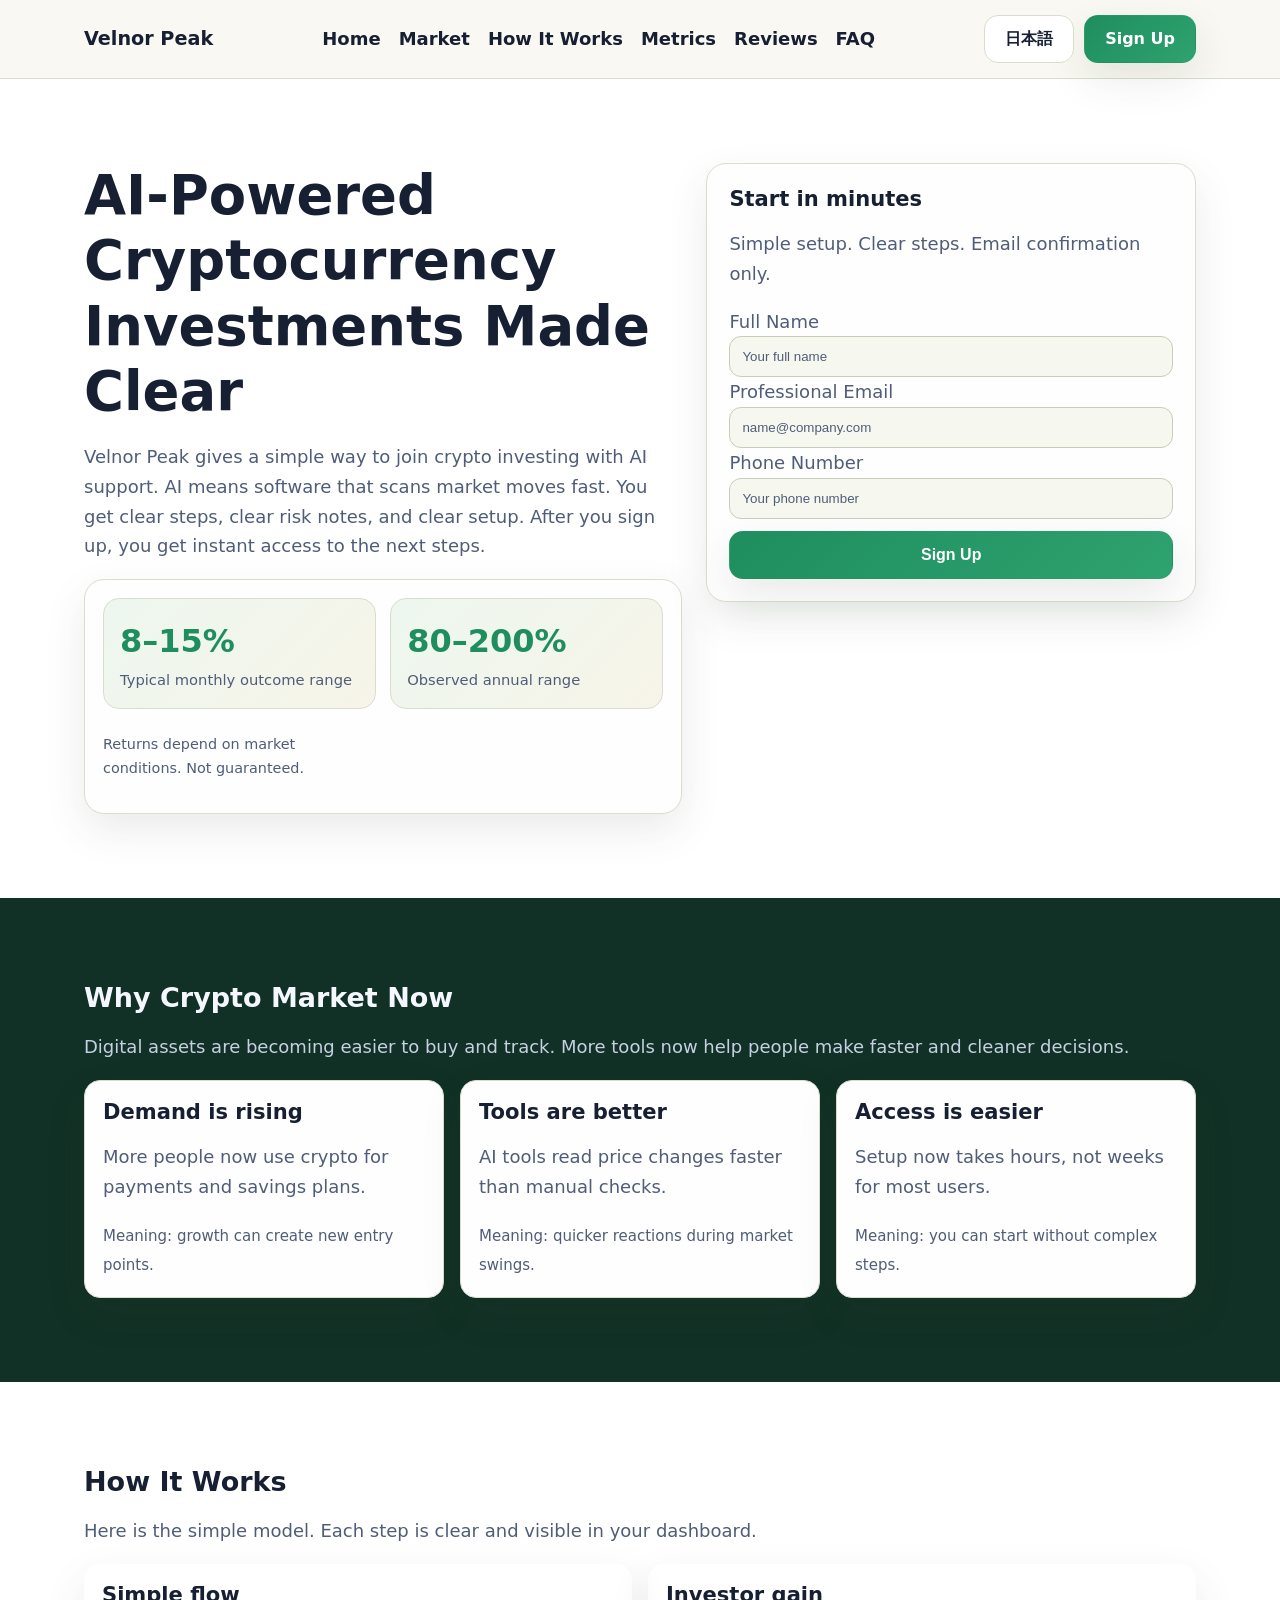
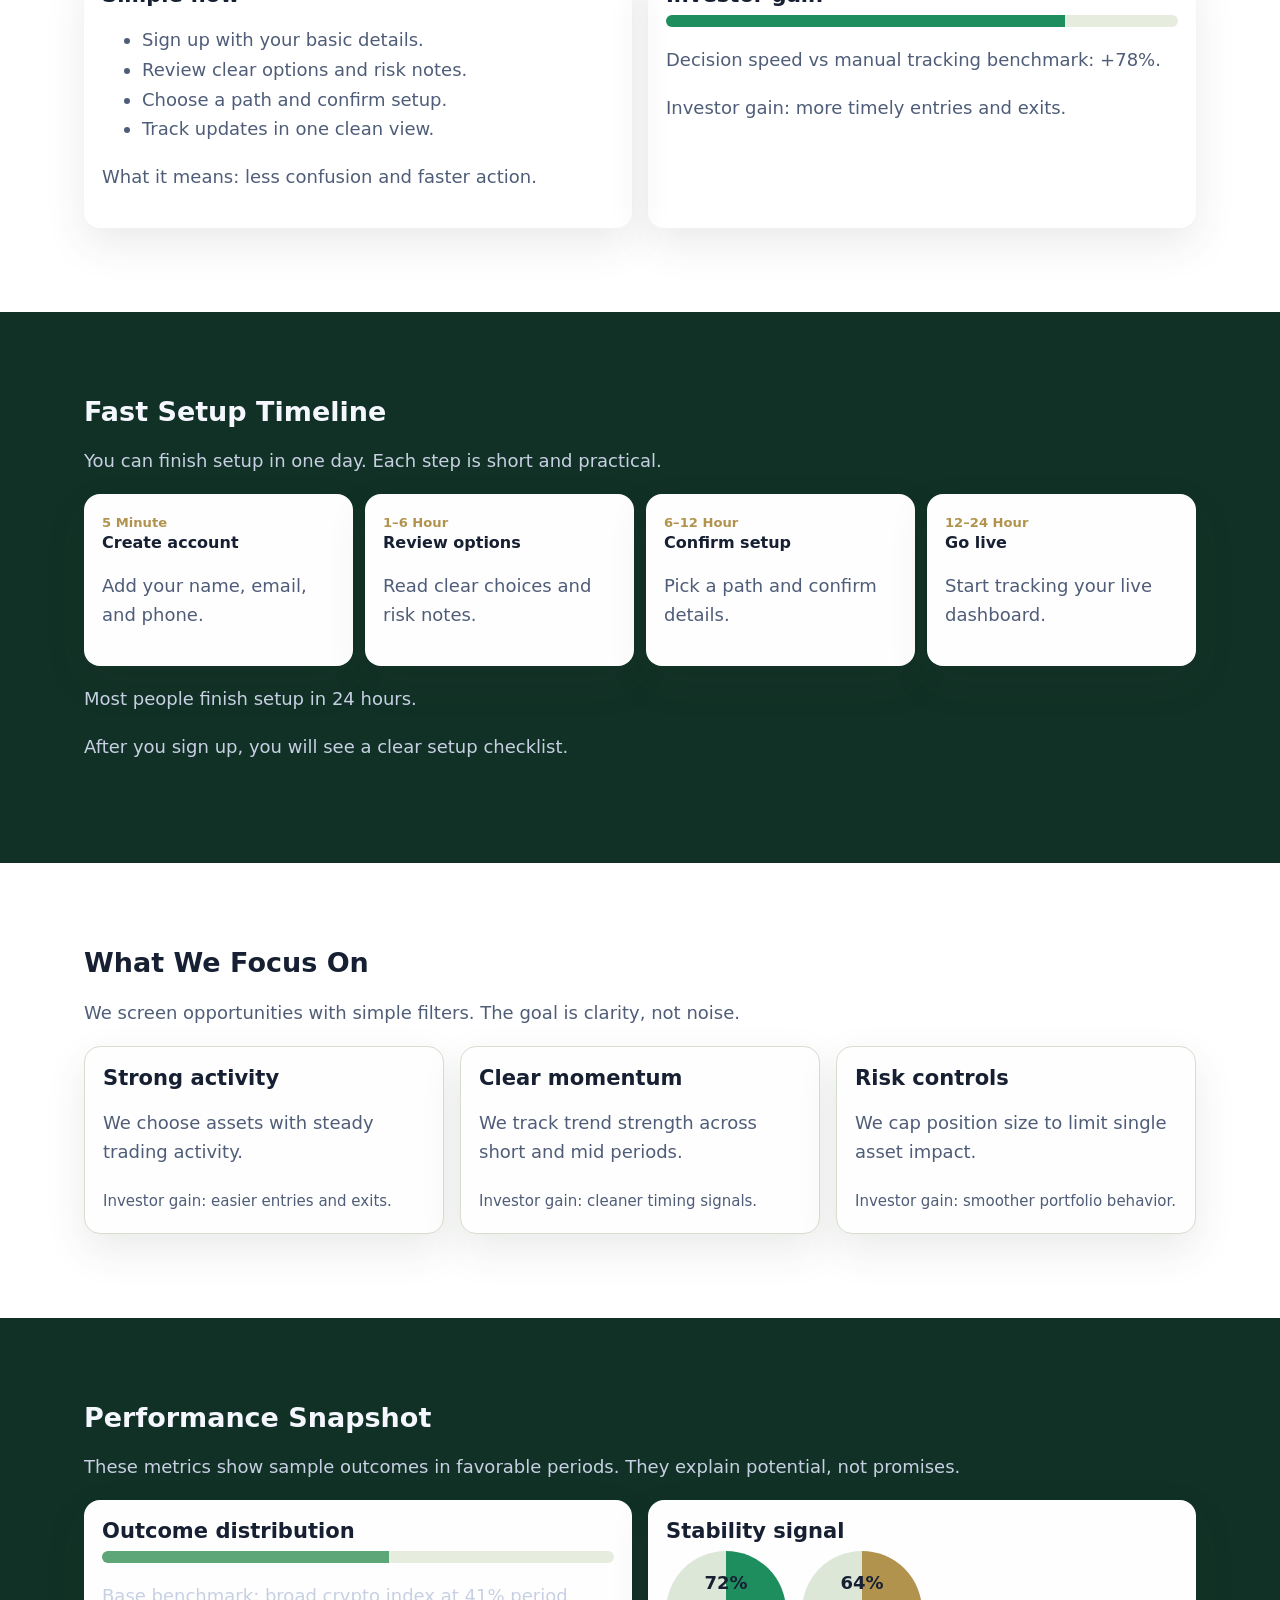
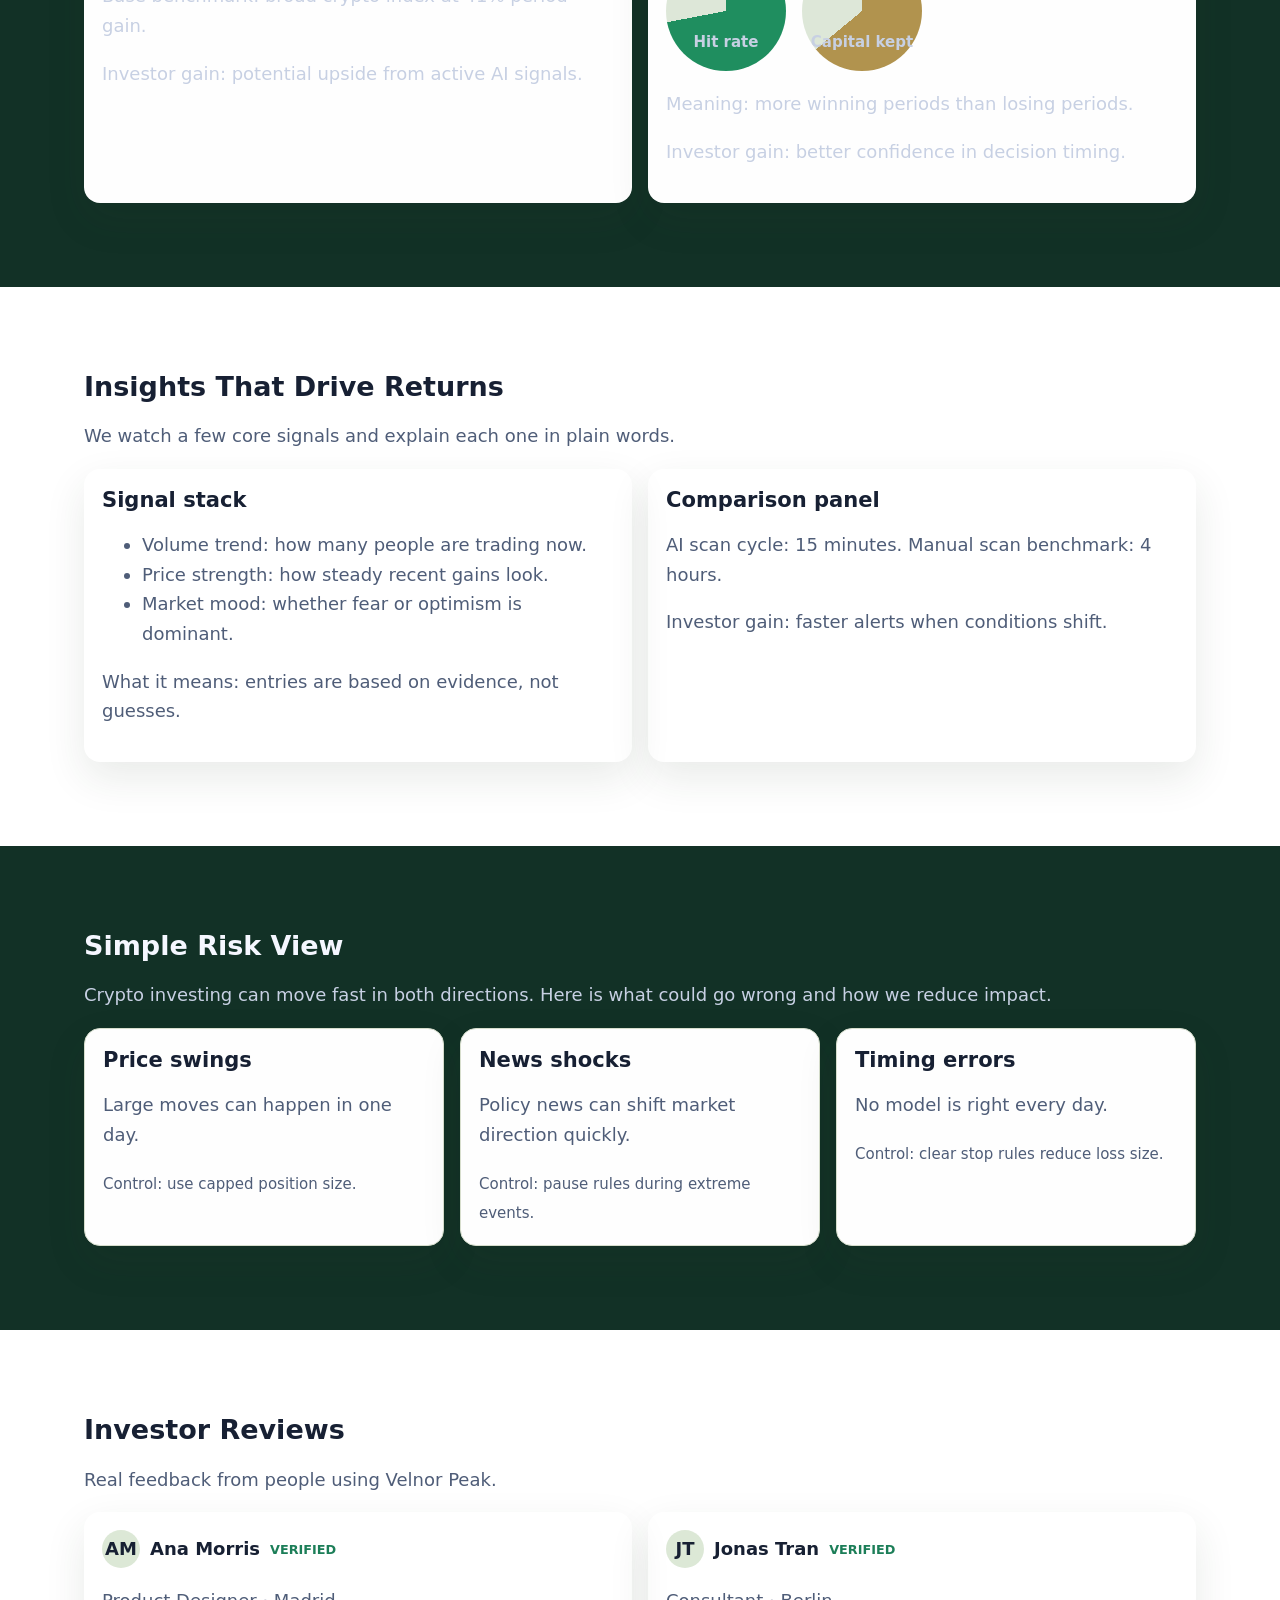
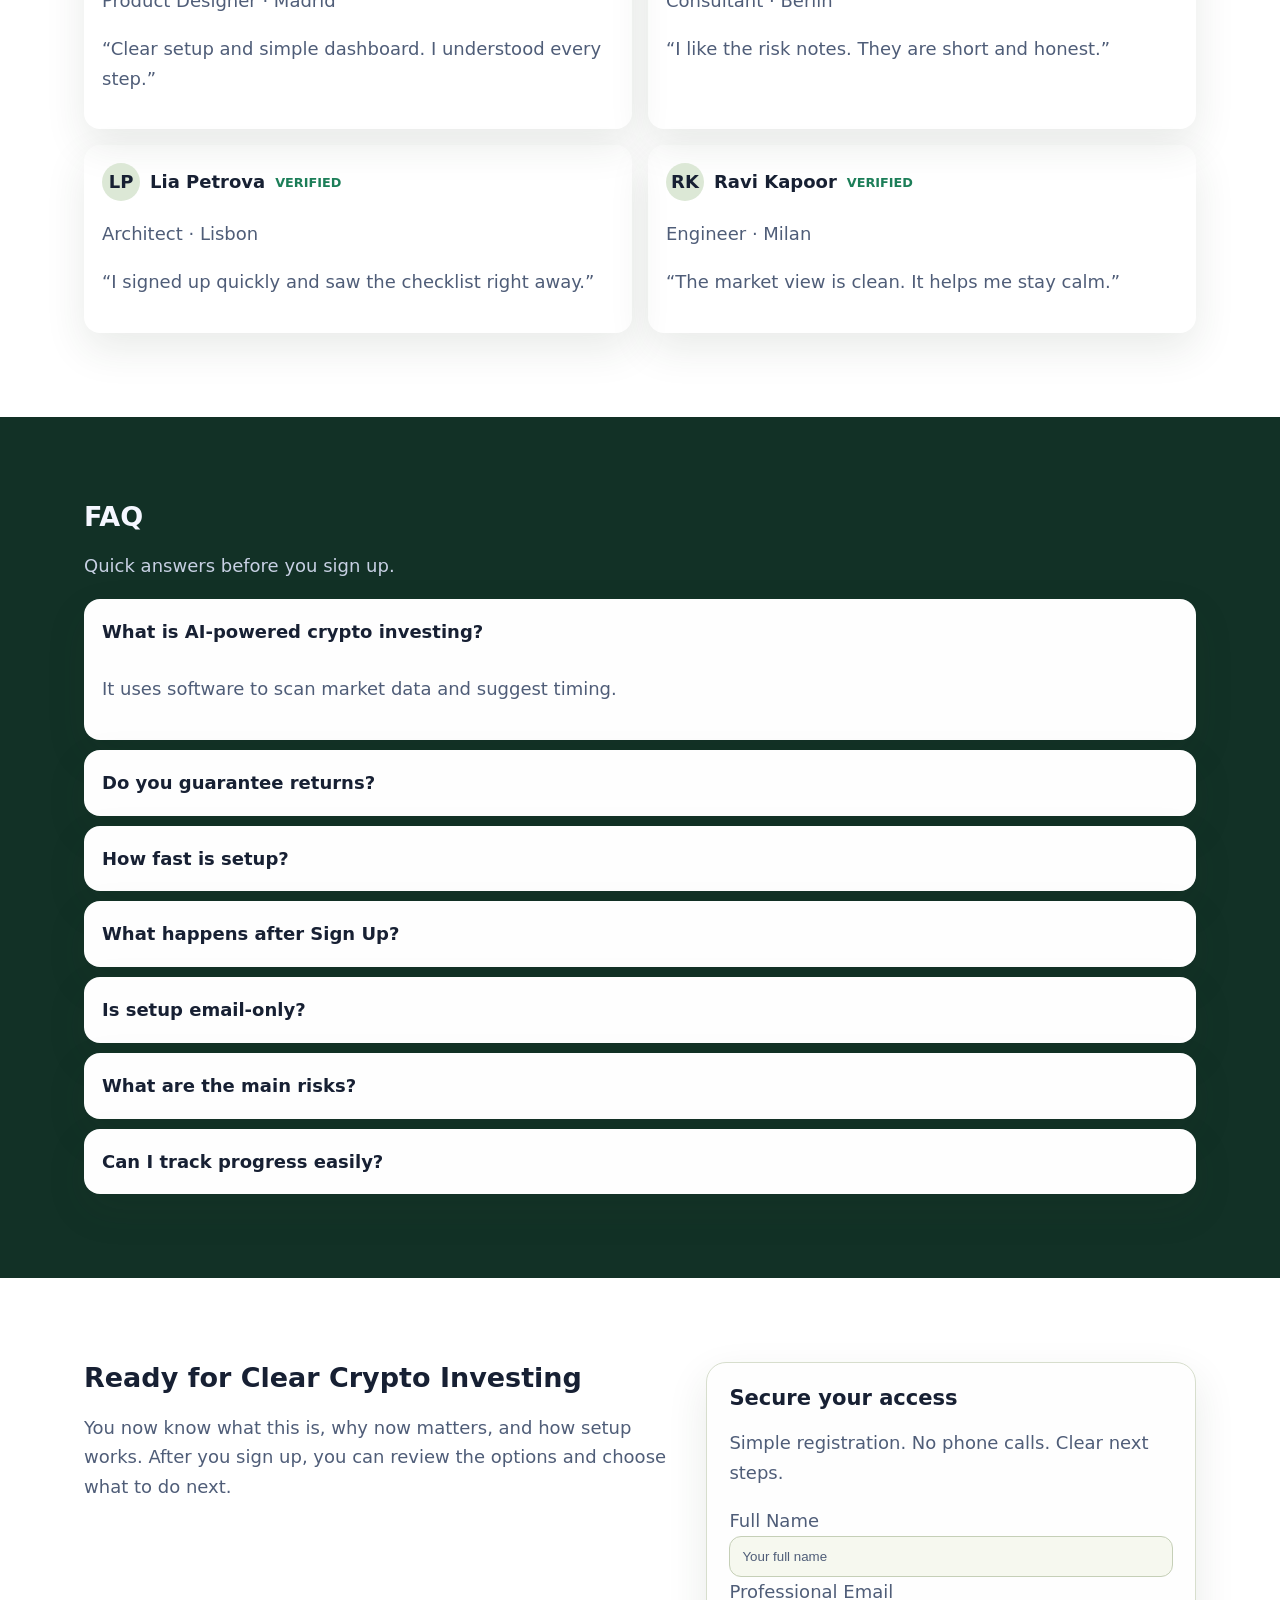
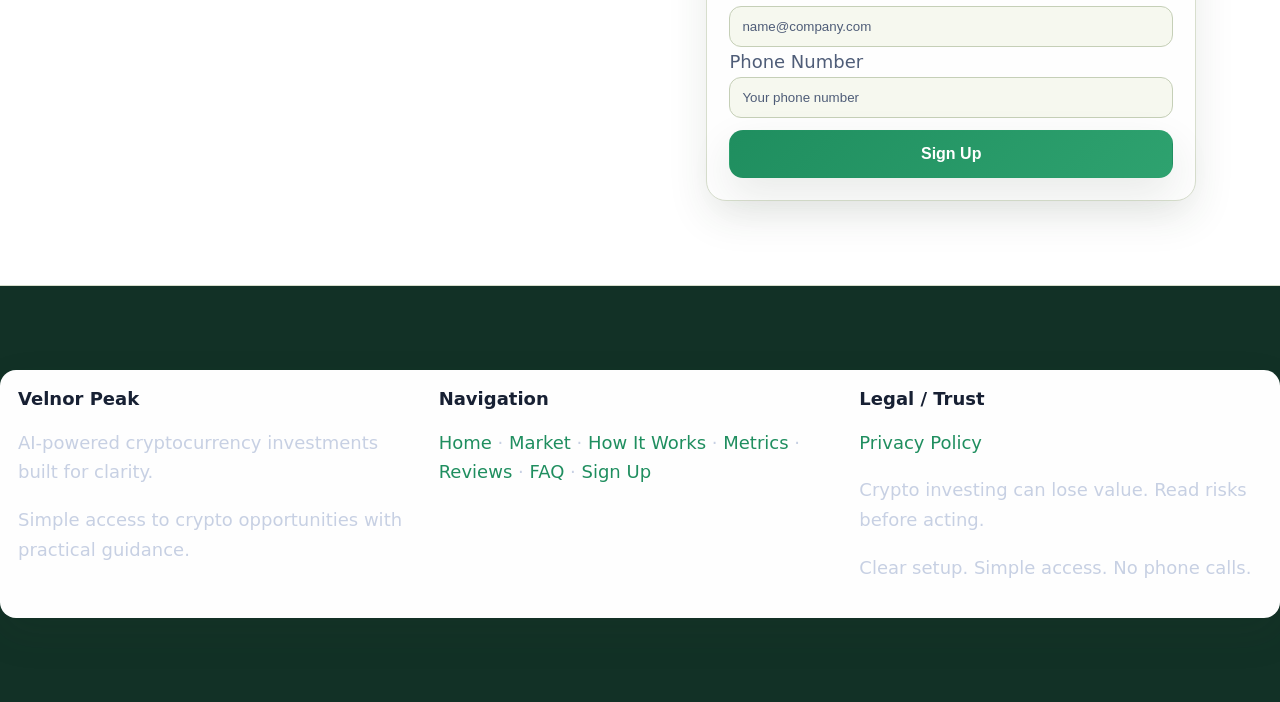
<file: jp/index.html>
<!doctype html>
<html lang="en">
<head>
<meta charset="utf-8"/>
<meta name="viewport" content="width=device-width,initial-scale=1"/>
<title>Velnor Peak | AI-Powered Cryptocurrency Investments Page 8</title>
<meta name="description" content="Learn AI-powered cryptocurrency investments with simple steps, clear risks, and a fast sign-up path. Page 8."/>
<link rel="canonical" href="https://velnorpeak.com/jp/index.html"/>
<link rel="alternate" hreflang="en" href="https://velnorpeak.com/index.html"/>
<link rel="alternate" hreflang="de" href="https://velnorpeak.com/de/index.html"/>
<link rel="alternate" hreflang="fr" href="https://velnorpeak.com/fr/index.html"/>
<link rel="alternate" hreflang="es" href="https://velnorpeak.com/es/index.html"/>
<link rel="alternate" hreflang="it" href="https://velnorpeak.com/it/index.html"/>
<link rel="alternate" hreflang="tr" href="https://velnorpeak.com/tr/index.html"/>
<link rel="alternate" hreflang="pt" href="https://velnorpeak.com/pt/index.html"/>
<link rel="alternate" hreflang="ja" href="https://velnorpeak.com/jp/index.html"/>
<link rel="alternate" hreflang="sk" href="https://velnorpeak.com/sk/index.html"/>
<link rel="alternate" hreflang="nl-BE" href="https://velnorpeak.com/be/index.html"/>
<link rel="alternate" hreflang="x-default" href="https://velnorpeak.com/index.html"/>
<meta property="og:title" content="Velnor Peak | AI-Powered Cryptocurrency Investments Page 8"/>
<meta property="og:description" content="Learn AI-powered cryptocurrency investments with simple steps, clear risks, and a fast sign-up path. Page 8."/>
<meta property="og:type" content="website"/>
<meta property="og:url" content="https://velnorpeak.com/jp/index.html"/>
<meta name="twitter:card" content="summary_large_image"/>
<meta name="twitter:title" content="Velnor Peak | AI-Powered Cryptocurrency Investments Page 8"/>
<meta name="twitter:description" content="Learn AI-powered cryptocurrency investments with simple steps, clear risks, and a fast sign-up path. Page 8."/>
<link rel="stylesheet" href="../assets/style.css"/>
<script defer src="../assets/app.js"></script>
</head>
<body>
<header>
  <div class="container nav-wrap">
    <a class="brand" href="../index.html">Velnor Peak</a>
    <nav aria-label="Main">
      <ul>
        <li><a href="#home">Home</a></li><li><a href="#market">Market</a></li><li><a href="#how">How It Works</a></li><li><a href="#metrics">Metrics</a></li><li><a href="#reviews">Reviews</a></li><li><a href="#faq">FAQ</a></li>
      </ul>
    </nav>
    <div class="right-actions">
      <div class="lang"><button class="lang-btn" aria-label="Current language">日本語</button><div class="lang-menu"><a href="../index.html"><svg class="flag" viewBox="0 0 3 2" aria-hidden="true"><rect width="3" height="2" fill="#012169"/><path d="M0 0l3 2M3 0L0 2" stroke="#fff" stroke-width=".25"/><path d="M0 0l3 2M3 0L0 2" stroke="#C8102E" stroke-width=".12"/><path d="M1.5 0v2M0 1h3" stroke="#fff" stroke-width=".45"/><path d="M1.5 0v2M0 1h3" stroke="#C8102E" stroke-width=".25"/></svg>English</a>
<a href="../de/index.html"><svg class="flag" viewBox="0 0 3 2"><rect width="3" height=".66" y="0"/><rect width="3" height=".67" y=".66" fill="#dd0000"/><rect width="3" height=".67" y="1.33" fill="#ffce00"/></svg>Deutsch</a>
<a href="../fr/index.html"><svg class="flag" viewBox="0 0 3 2"><rect width="1" height="2" fill="#0055A4"/><rect x="1" width="1" height="2" fill="#fff"/><rect x="2" width="1" height="2" fill="#EF4135"/></svg>Français</a>
<a href="../es/index.html"><svg class="flag" viewBox="0 0 3 2"><rect width="3" height="2" fill="#AA151B"/><rect y=".5" width="3" height="1" fill="#F1BF00"/></svg>Español</a>
<a href="../it/index.html"><svg class="flag" viewBox="0 0 3 2"><rect width="1" height="2" fill="#009246"/><rect x="1" width="1" height="2" fill="#fff"/><rect x="2" width="1" height="2" fill="#CE2B37"/></svg>Italiano</a>
<a href="../tr/index.html"><svg class="flag" viewBox="0 0 3 2"><rect width="3" height="2" fill="#E30A17"/><circle cx="1.2" cy="1" r=".42" fill="#fff"/><circle cx="1.3" cy="1" r=".34" fill="#E30A17"/></svg>Türkçe</a>
<a href="../pt/index.html"><svg class="flag" viewBox="0 0 3 2"><rect width="1.2" height="2" fill="#006600"/><rect x="1.2" width="1.8" height="2" fill="#FF0000"/></svg>Português</a>
<a href="../jp/index.html"><svg class="flag" viewBox="0 0 3 2"><rect width="3" height="2" fill="#fff"/><circle cx="1.5" cy="1" r=".5" fill="#BC002D"/></svg>日本語</a>
<a href="../sk/index.html"><svg class="flag" viewBox="0 0 3 2"><rect width="3" height=".66" fill="#fff"/><rect y=".66" width="3" height=".67" fill="#0B4EA2"/><rect y="1.33" width="3" height=".67" fill="#EE1C25"/></svg>Slovak</a>
<a href="../be/index.html"><svg class="flag" viewBox="0 0 3 2"><rect width="1" height="2" fill="#000"/><rect x="1" width="1" height="2" fill="#FDDA24"/><rect x="2" width="1" height="2" fill="#EF3340"/></svg>Nederlands (BE)</a></div></div>
      <a class="btn" href="#signup">Sign Up</a>
      <button id="drawerOpen" class="drawer-toggle" aria-label="Open menu">☰</button>
    </div>
  </div>
</header>

<div id="mobileDrawer" class="mobile-drawer" aria-hidden="true">
  <div class="mobile-backdrop"></div>
  <div class="mobile-panel">
    <button id="drawerClose" class="icon-btn" aria-label="Close menu">✕</button>
    <nav aria-label="Mobile"><ul><li><a href="#home">Home</a></li><li><a href="#market">Market</a></li><li><a href="#how">How It Works</a></li><li><a href="#metrics">Metrics</a></li><li><a href="#reviews">Reviews</a></li><li><a href="#faq">FAQ</a></li></ul></nav>
    <div class="mobile-actions"><div class="lang"><button class="lang-btn" aria-label="Current language">日本語</button><div class="lang-menu"><a href="../index.html"><svg class="flag" viewBox="0 0 3 2" aria-hidden="true"><rect width="3" height="2" fill="#012169"/><path d="M0 0l3 2M3 0L0 2" stroke="#fff" stroke-width=".25"/><path d="M0 0l3 2M3 0L0 2" stroke="#C8102E" stroke-width=".12"/><path d="M1.5 0v2M0 1h3" stroke="#fff" stroke-width=".45"/><path d="M1.5 0v2M0 1h3" stroke="#C8102E" stroke-width=".25"/></svg>English</a>
<a href="../de/index.html"><svg class="flag" viewBox="0 0 3 2"><rect width="3" height=".66" y="0"/><rect width="3" height=".67" y=".66" fill="#dd0000"/><rect width="3" height=".67" y="1.33" fill="#ffce00"/></svg>Deutsch</a>
<a href="../fr/index.html"><svg class="flag" viewBox="0 0 3 2"><rect width="1" height="2" fill="#0055A4"/><rect x="1" width="1" height="2" fill="#fff"/><rect x="2" width="1" height="2" fill="#EF4135"/></svg>Français</a>
<a href="../es/index.html"><svg class="flag" viewBox="0 0 3 2"><rect width="3" height="2" fill="#AA151B"/><rect y=".5" width="3" height="1" fill="#F1BF00"/></svg>Español</a>
<a href="../it/index.html"><svg class="flag" viewBox="0 0 3 2"><rect width="1" height="2" fill="#009246"/><rect x="1" width="1" height="2" fill="#fff"/><rect x="2" width="1" height="2" fill="#CE2B37"/></svg>Italiano</a>
<a href="../tr/index.html"><svg class="flag" viewBox="0 0 3 2"><rect width="3" height="2" fill="#E30A17"/><circle cx="1.2" cy="1" r=".42" fill="#fff"/><circle cx="1.3" cy="1" r=".34" fill="#E30A17"/></svg>Türkçe</a>
<a href="../pt/index.html"><svg class="flag" viewBox="0 0 3 2"><rect width="1.2" height="2" fill="#006600"/><rect x="1.2" width="1.8" height="2" fill="#FF0000"/></svg>Português</a>
<a href="../jp/index.html"><svg class="flag" viewBox="0 0 3 2"><rect width="3" height="2" fill="#fff"/><circle cx="1.5" cy="1" r=".5" fill="#BC002D"/></svg>日本語</a>
<a href="../sk/index.html"><svg class="flag" viewBox="0 0 3 2"><rect width="3" height=".66" fill="#fff"/><rect y=".66" width="3" height=".67" fill="#0B4EA2"/><rect y="1.33" width="3" height=".67" fill="#EE1C25"/></svg>Slovak</a>
<a href="../be/index.html"><svg class="flag" viewBox="0 0 3 2"><rect width="1" height="2" fill="#000"/><rect x="1" width="1" height="2" fill="#FDDA24"/><rect x="2" width="1" height="2" fill="#EF3340"/></svg>Nederlands (BE)</a></div></div><a class="btn" href="#signup">Sign Up</a></div>
  </div>
</div>

<main>
<section id="home" class="section light hero">
  <div class="container hero-grid">
    <div class="reveal">
      <h1>AI-Powered Cryptocurrency Investments Made Clear</h1>
      <p>Velnor Peak gives a simple way to join crypto investing with AI support. AI means software that scans market moves fast. You get clear steps, clear risk notes, and clear setup. After you sign up, you get instant access to the next steps.</p>
      <div class="hero-panel performance">
        <div class="perf-card"><div class="perf-num">8–15%</div><div class="perf-label">Typical monthly outcome range</div></div>
        <div class="perf-card"><div class="perf-num">80–200%</div><div class="perf-label">Observed annual range</div></div>
        <p class="perf-note">Returns depend on market conditions. Not guaranteed.</p>
      </div>
    </div>
    <form class="form-card reveal" id="signup">
      <h3 class="form-title">Start in minutes</h3><p class="form-sub">Simple setup. Clear steps. Email confirmation only.</p>
      <label>Full Name<input required placeholder="Your full name"/></label>
      <label>Professional Email<input type="email" required placeholder="name@company.com"/></label>
      <label>Phone Number<input type="tel" required placeholder="Your phone number"/></label>
      <button class="btn" type="submit">Sign Up</button>
    </form>
  </div>
</section>

<section id="market" class="section dark"><div class="container reveal"><h2>Why Crypto Market Now</h2><p>Digital assets are becoming easier to buy and track. More tools now help people make faster and cleaner decisions.</p><div class="grid-3"><article class="card"><h3>Demand is rising</h3><p>More people now use crypto for payments and savings plans.</p><small class="muted">Meaning: growth can create new entry points.</small></article><article class="card"><h3>Tools are better</h3><p>AI tools read price changes faster than manual checks.</p><small class="muted">Meaning: quicker reactions during market swings.</small></article><article class="card"><h3>Access is easier</h3><p>Setup now takes hours, not weeks for most users.</p><small class="muted">Meaning: you can start without complex steps.</small></article></div></div></section>

<section id="how" class="section light"><div class="container reveal"><h2>How It Works</h2><p>Here is the simple model. Each step is clear and visible in your dashboard.</p><div class="grid-2"><div class="visual-card"><h3>Simple flow</h3><ul><li>Sign up with your basic details.</li><li>Review clear options and risk notes.</li><li>Choose a path and confirm setup.</li><li>Track updates in one clean view.</li></ul><p>What it means: less confusion and faster action.</p></div><div class="visual-card"><h3>Investor gain</h3><div class="bar"><span class="b1"></span></div><p>Decision speed vs manual tracking benchmark: +78%.</p><p>Investor gain: more timely entries and exits.</p></div></div></div></section>

<section class="section dark"><div class="container reveal"><h2>Fast Setup Timeline</h2><p>You can finish setup in one day. Each step is short and practical.</p><div class="process-row"><article class="process-card"><div class="time">5 Minute</div><h4>Create account</h4><p>Add your name, email, and phone.</p></article><article class="process-card"><div class="time">1–6 Hour</div><h4>Review options</h4><p>Read clear choices and risk notes.</p></article><article class="process-card"><div class="time">6–12 Hour</div><h4>Confirm setup</h4><p>Pick a path and confirm details.</p></article><article class="process-card"><div class="time">12–24 Hour</div><h4>Go live</h4><p>Start tracking your live dashboard.</p></article></div><p>Most people finish setup in 24 hours.</p><p>After you sign up, you will see a clear setup checklist.</p></div></section>

<section class="section light"><div class="container reveal"><h2>What We Focus On</h2><p>We screen opportunities with simple filters. The goal is clarity, not noise.</p><div class="grid-3"><article class="card"><h3>Strong activity</h3><p>We choose assets with steady trading activity.</p><small class="muted">Investor gain: easier entries and exits.</small></article><article class="card"><h3>Clear momentum</h3><p>We track trend strength across short and mid periods.</p><small class="muted">Investor gain: cleaner timing signals.</small></article><article class="card"><h3>Risk controls</h3><p>We cap position size to limit single asset impact.</p><small class="muted">Investor gain: smoother portfolio behavior.</small></article></div></div></section>

<section id="metrics" class="section dark"><div class="container reveal"><h2>Performance Snapshot</h2><p>These metrics show sample outcomes in favorable periods. They explain potential, not promises.</p><div class="grid-2"><div class="kpi-card"><h3>Outcome distribution</h3><div class="bar"><span class="b2"></span></div><p>Base benchmark: broad crypto index at 41% period gain.</p><p>Investor gain: potential upside from active AI signals.</p></div><div class="kpi-card"><h3>Stability signal</h3><div class="rings"><div class="ring">72%<small>Hit rate</small></div><div class="ring" style="background:conic-gradient(var(--accent-2) 0 64%, #dde7d8 64% 100%)">64%<small>Capital kept</small></div></div><p>Meaning: more winning periods than losing periods.</p><p>Investor gain: better confidence in decision timing.</p></div></div></div></section>

<section class="section light"><div class="container reveal"><h2>Insights That Drive Returns</h2><p>We watch a few core signals and explain each one in plain words.</p><div class="grid-2"><article class="visual-card"><h3>Signal stack</h3><ul><li>Volume trend: how many people are trading now.</li><li>Price strength: how steady recent gains look.</li><li>Market mood: whether fear or optimism is dominant.</li></ul><p>What it means: entries are based on evidence, not guesses.</p></article><article class="visual-card"><h3>Comparison panel</h3><p>AI scan cycle: 15 minutes. Manual scan benchmark: 4 hours.</p><p>Investor gain: faster alerts when conditions shift.</p></article></div></div></section>

<section class="section dark"><div class="container reveal"><h2>Simple Risk View</h2><p>Crypto investing can move fast in both directions. Here is what could go wrong and how we reduce impact.</p><div class="grid-3"><article class="card"><h3>Price swings</h3><p>Large moves can happen in one day.</p><small class="muted">Control: use capped position size.</small></article><article class="card"><h3>News shocks</h3><p>Policy news can shift market direction quickly.</p><small class="muted">Control: pause rules during extreme events.</small></article><article class="card"><h3>Timing errors</h3><p>No model is right every day.</p><small class="muted">Control: clear stop rules reduce loss size.</small></article></div></div></section>

<section id="reviews" class="section light"><div class="container reveal"><h2>Investor Reviews</h2><p>Real feedback from people using Velnor Peak.</p><div class="grid-2"><article class="review-card"><div class="review-head"><span class="avatar">AM</span><strong>Ana Morris</strong><span class="verified">VERIFIED</span></div><p>Product Designer · Madrid</p><p>“Clear setup and simple dashboard. I understood every step.”</p></article><article class="review-card"><div class="review-head"><span class="avatar">JT</span><strong>Jonas Tran</strong><span class="verified">VERIFIED</span></div><p>Consultant · Berlin</p><p>“I like the risk notes. They are short and honest.”</p></article><article class="review-card"><div class="review-head"><span class="avatar">LP</span><strong>Lia Petrova</strong><span class="verified">VERIFIED</span></div><p>Architect · Lisbon</p><p>“I signed up quickly and saw the checklist right away.”</p></article><article class="review-card"><div class="review-head"><span class="avatar">RK</span><strong>Ravi Kapoor</strong><span class="verified">VERIFIED</span></div><p>Engineer · Milan</p><p>“The market view is clean. It helps me stay calm.”</p></article></div></div></section>

<section id="faq" class="section dark"><div class="container reveal"><h2>FAQ</h2><p>Quick answers before you sign up.</p><div class="faq-list"><details class="faq-item" open><summary>What is AI-powered crypto investing?</summary><div class="ans"><p>It uses software to scan market data and suggest timing.</p></div></details><details class="faq-item"><summary>Do you guarantee returns?</summary><div class="ans"><p>No. Returns depend on market conditions and can vary.</p></div></details><details class="faq-item"><summary>How fast is setup?</summary><div class="ans"><p>Most people finish setup in 24 hours.</p></div></details><details class="faq-item"><summary>What happens after Sign Up?</summary><div class="ans"><p>After you sign up, you can review the options and choose what to do next.</p></div></details><details class="faq-item"><summary>Is setup email-only?</summary><div class="ans"><p>We may send a short email to confirm your details.</p></div></details><details class="faq-item"><summary>What are the main risks?</summary><div class="ans"><p>Fast price swings and sudden news events are the main risks.</p></div></details><details class="faq-item"><summary>Can I track progress easily?</summary><div class="ans"><p>Yes. You get one dashboard with updates and clear status.</p></div></details></div></div></section>

<section class="section light"><div class="container hero-grid reveal"><div><h2>Ready for Clear Crypto Investing</h2><p>You now know what this is, why now matters, and how setup works. After you sign up, you can review the options and choose what to do next.</p></div><form class="form-card"><h3>Secure your access</h3><p>Simple registration. No phone calls. Clear next steps.</p><label>Full Name<input required placeholder="Your full name"/></label><label>Professional Email<input type="email" required placeholder="name@company.com"/></label><label>Phone Number<input type="tel" required placeholder="Your phone number"/></label><button class="btn" type="submit">Sign Up</button></form></div></section>
</main>

<footer class="section dark"><div class="container footer-grid footer-panel"><div><h4>Velnor Peak</h4><p>AI-powered cryptocurrency investments built for clarity.</p><p>Simple access to crypto opportunities with practical guidance.</p></div><div><h4>Navigation</h4><p><a href="#home">Home</a> · <a href="#market">Market</a> · <a href="#how">How It Works</a> · <a href="#metrics">Metrics</a> · <a href="#reviews">Reviews</a> · <a href="#faq">FAQ</a> · <a href="#signup">Sign Up</a></p></div><div><h4>Legal / Trust</h4><p><a href="#" data-open-privacy>Privacy Policy</a></p><p>Crypto investing can lose value. Read risks before acting.</p><p>Clear setup. Simple access. No phone calls.</p></div></div></footer>

<div id="privacyModal" class="modal" role="dialog" aria-modal="true" aria-label="Privacy Policy">
  <div class="modal-panel">
    <div class="modal-top"><h3>Privacy Policy</h3><button class="icon-btn" data-close-privacy aria-label="Close policy">✕</button></div>
    <p>Introduction: We explain what data we use and why.</p><p>Data collection: We collect name, email, phone, and basic device data.</p><p>Legal basis: We process data to provide requested access and support.</p><p>Cookies: We use cookies to keep sessions safe and measure performance.</p><p>Retention: We keep data only as long as needed for service delivery.</p><p>Third-party sharing: We share limited data with secure service providers.</p><p>Security: We use encryption and access controls to protect information.</p><p>User rights: You can request access, correction, or deletion of your data.</p><p>International transfers: Data may be processed outside your country with safeguards.</p><p>Industry risk disclosure: Digital assets are volatile and outcomes are not guaranteed.</p><p>Contact: privacy@velnorpeak.com for privacy requests.</p>
    <button class="btn" data-close-privacy>Close</button>
  </div>
</div>

<script type="application/ld+json">{"@context":"https://schema.org","@graph":[{"@type":"Organization","name":"Velnor Peak","url":"https://velnorpeak.com"},{"@type":"WebSite","name":"Velnor Peak","url":"https://velnorpeak.com"},{"@type":"FAQPage","mainEntity":[{"@type":"Question","name":"What is AI-powered crypto investing?","acceptedAnswer":{"@type":"Answer","text":"It uses software to scan market data and suggest timing."}},{"@type":"Question","name":"Do you guarantee returns?","acceptedAnswer":{"@type":"Answer","text":"No. Returns depend on market conditions."}}]},{"@type":"Review","author":{"@type":"Person","name":"Ana Morris"},"reviewBody":"Clear setup and simple dashboard.","reviewRating":{"@type":"Rating","ratingValue":"5","bestRating":"5"}}]}</script>
</body></html>
</file>
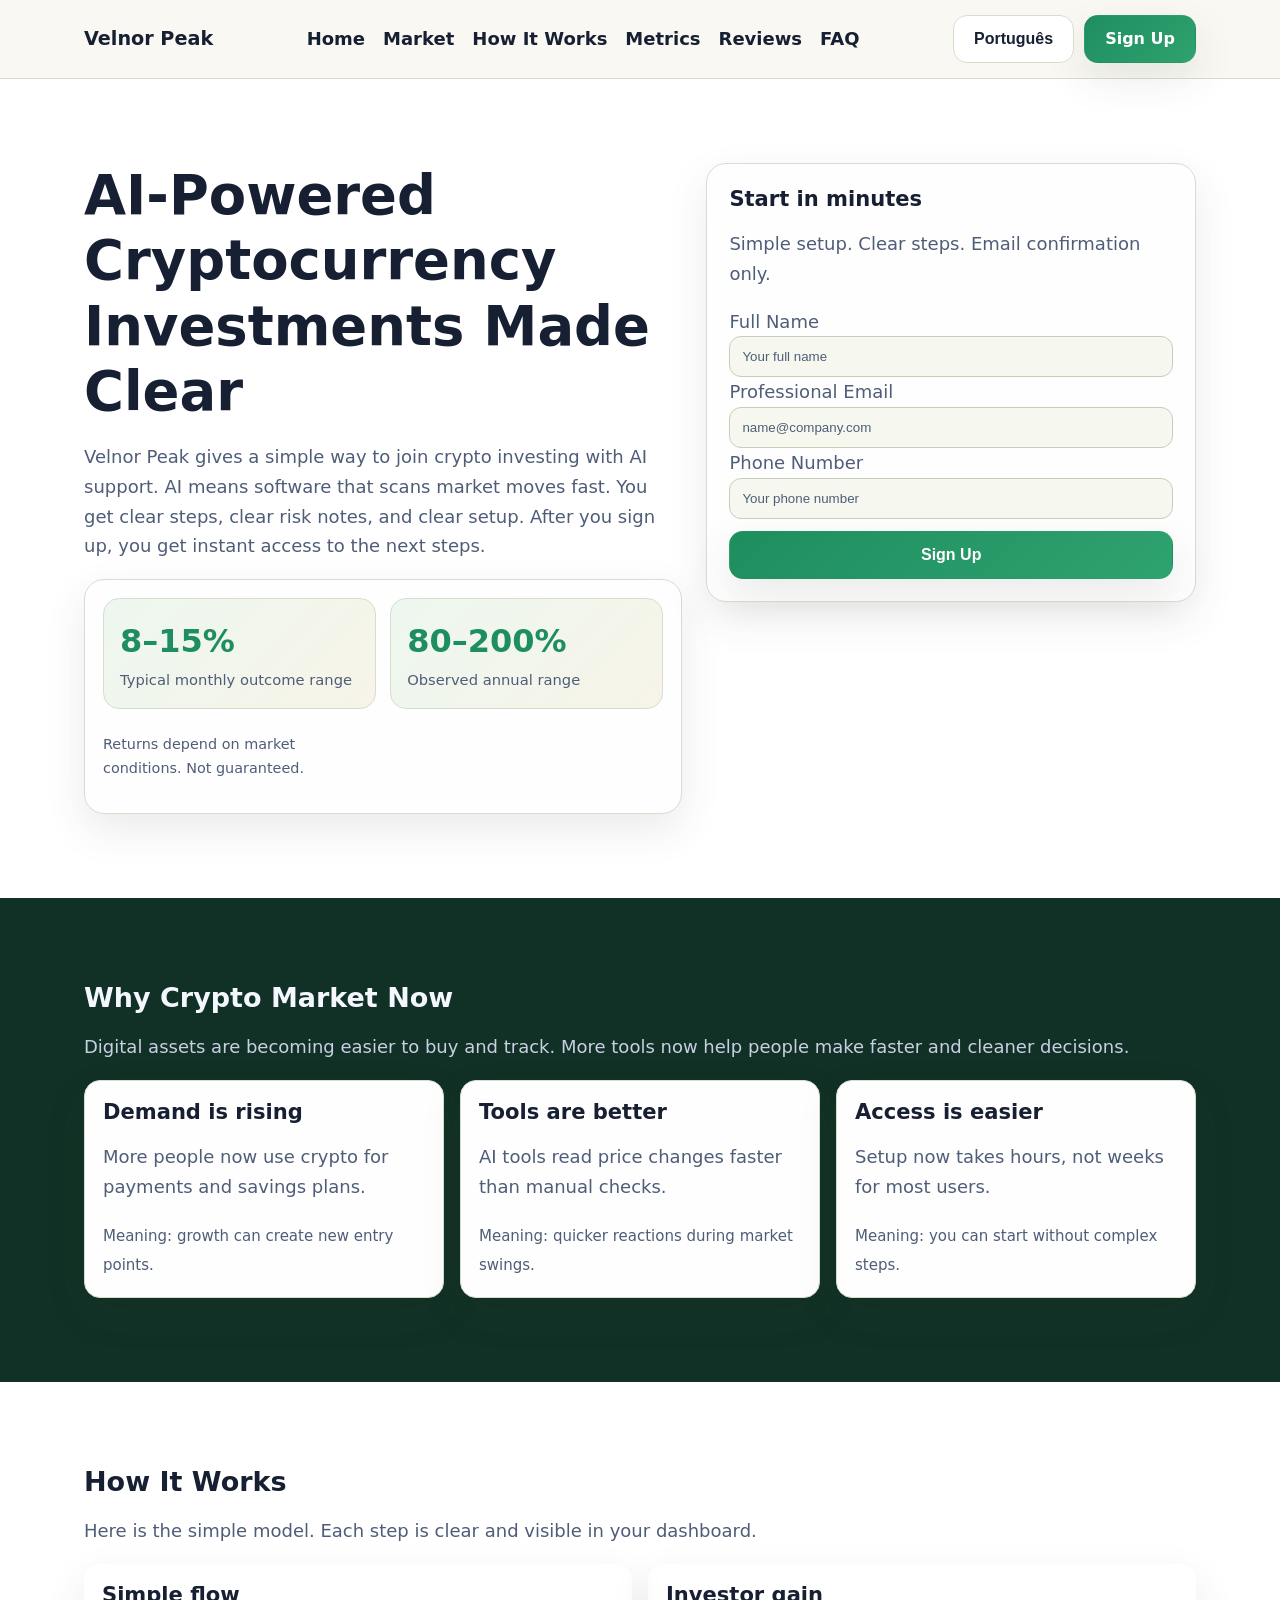
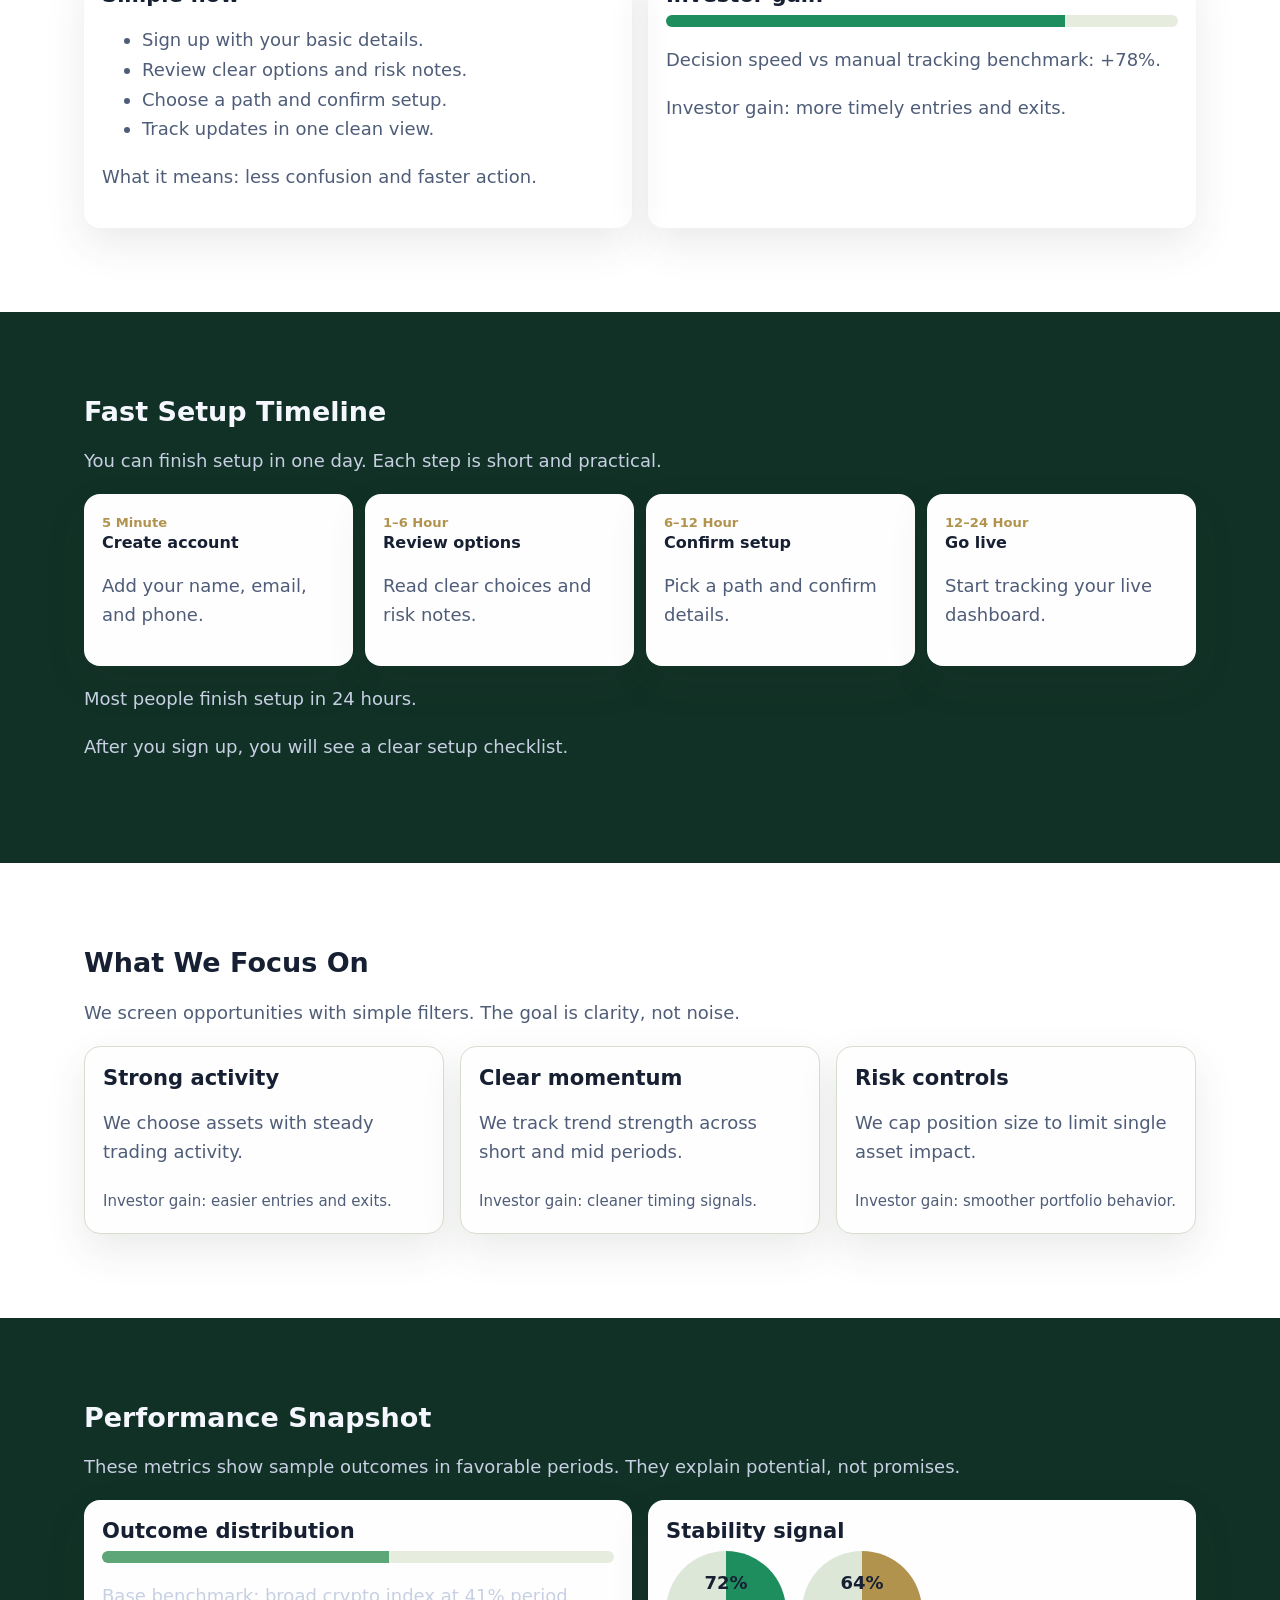
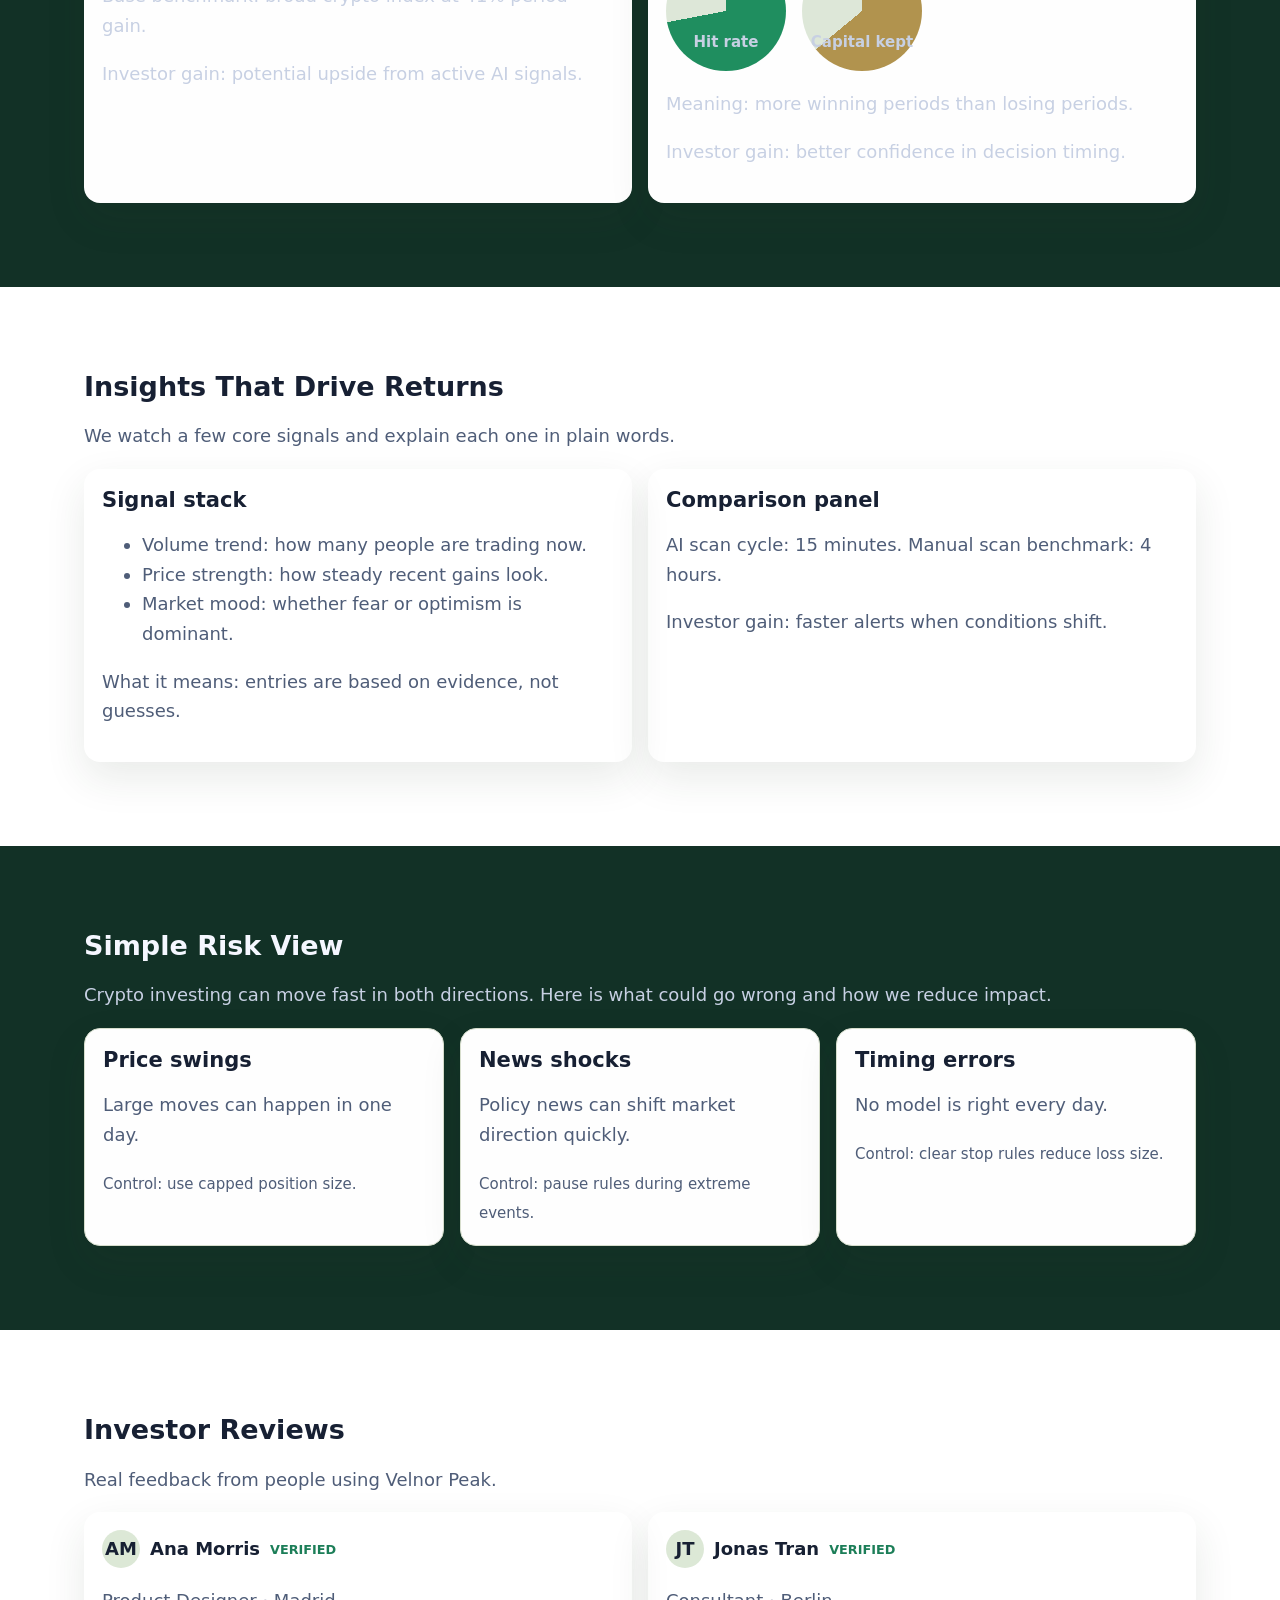
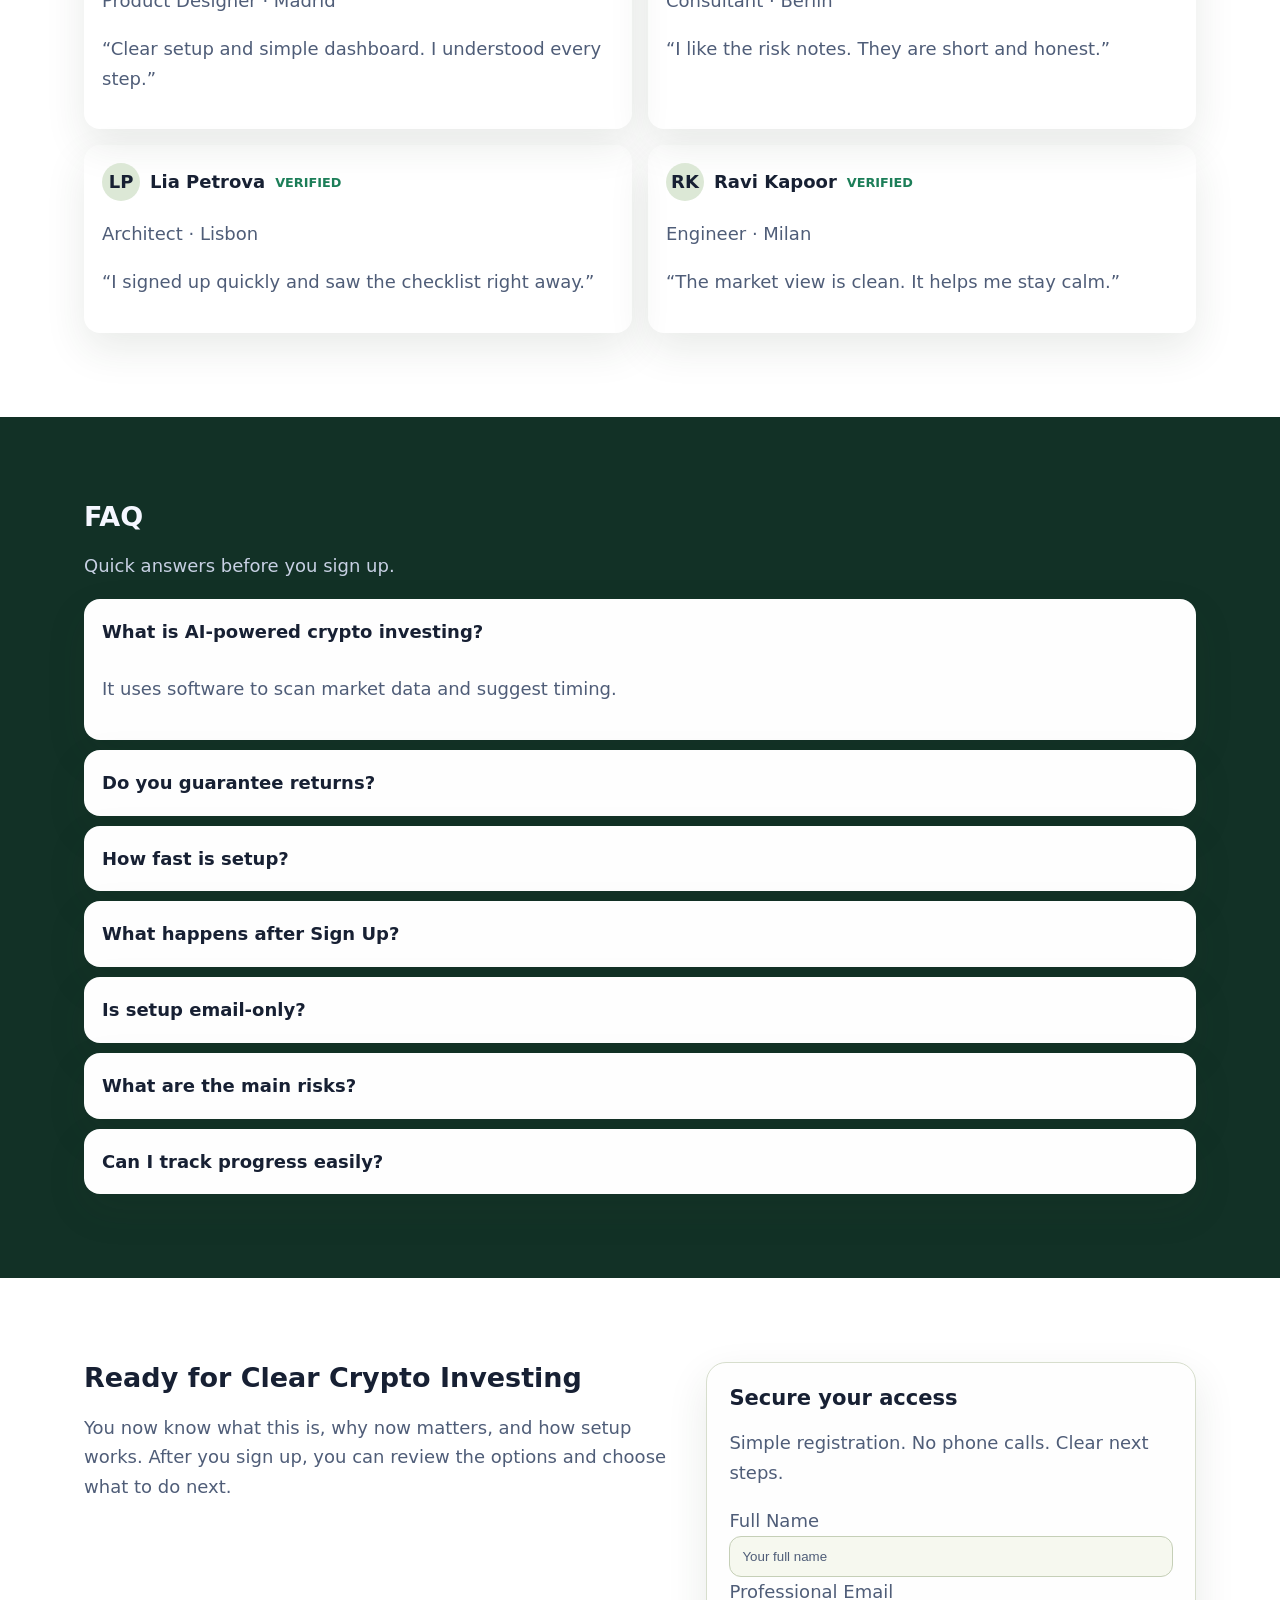
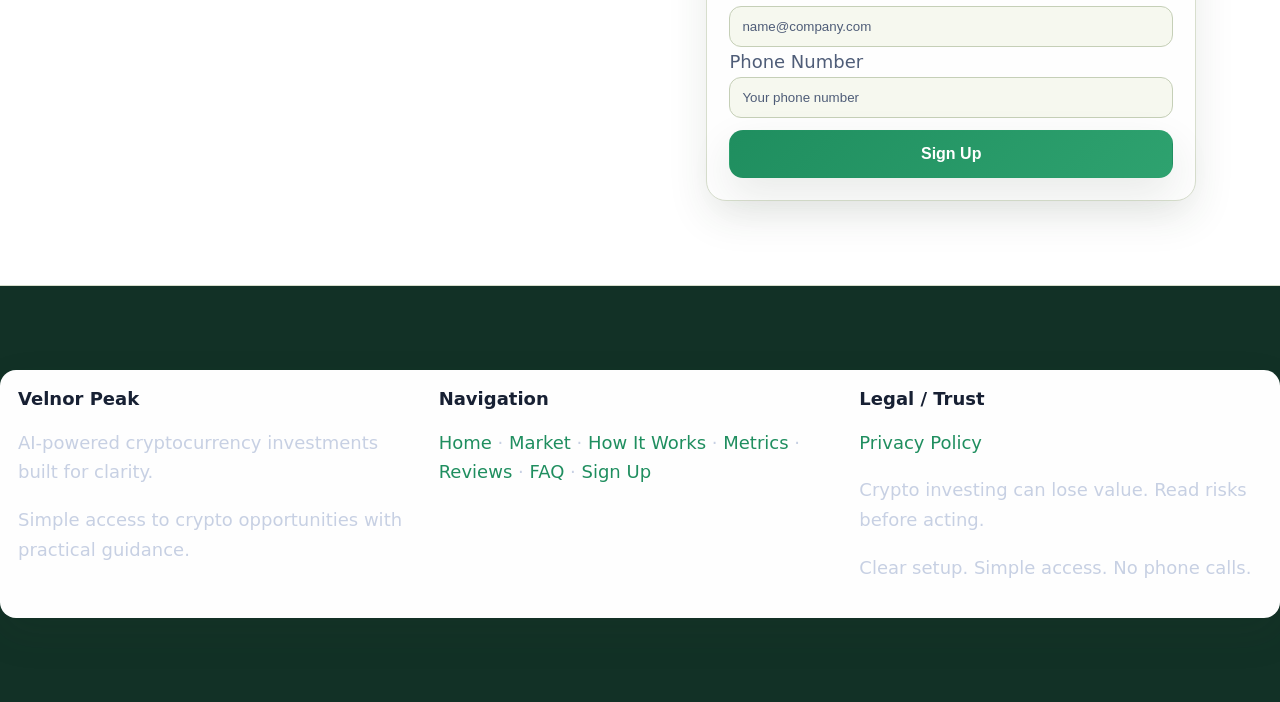
<file: pt/index.html>
<!doctype html>
<html lang="en">
<head>
<meta charset="utf-8"/>
<meta name="viewport" content="width=device-width,initial-scale=1"/>
<title>Velnor Peak | AI-Powered Cryptocurrency Investments Page 7</title>
<meta name="description" content="Learn AI-powered cryptocurrency investments with simple steps, clear risks, and a fast sign-up path. Page 7."/>
<link rel="canonical" href="https://velnorpeak.com/pt/index.html"/>
<link rel="alternate" hreflang="en" href="https://velnorpeak.com/index.html"/>
<link rel="alternate" hreflang="de" href="https://velnorpeak.com/de/index.html"/>
<link rel="alternate" hreflang="fr" href="https://velnorpeak.com/fr/index.html"/>
<link rel="alternate" hreflang="es" href="https://velnorpeak.com/es/index.html"/>
<link rel="alternate" hreflang="it" href="https://velnorpeak.com/it/index.html"/>
<link rel="alternate" hreflang="tr" href="https://velnorpeak.com/tr/index.html"/>
<link rel="alternate" hreflang="pt" href="https://velnorpeak.com/pt/index.html"/>
<link rel="alternate" hreflang="ja" href="https://velnorpeak.com/jp/index.html"/>
<link rel="alternate" hreflang="sk" href="https://velnorpeak.com/sk/index.html"/>
<link rel="alternate" hreflang="nl-BE" href="https://velnorpeak.com/be/index.html"/>
<link rel="alternate" hreflang="x-default" href="https://velnorpeak.com/index.html"/>
<meta property="og:title" content="Velnor Peak | AI-Powered Cryptocurrency Investments Page 7"/>
<meta property="og:description" content="Learn AI-powered cryptocurrency investments with simple steps, clear risks, and a fast sign-up path. Page 7."/>
<meta property="og:type" content="website"/>
<meta property="og:url" content="https://velnorpeak.com/pt/index.html"/>
<meta name="twitter:card" content="summary_large_image"/>
<meta name="twitter:title" content="Velnor Peak | AI-Powered Cryptocurrency Investments Page 7"/>
<meta name="twitter:description" content="Learn AI-powered cryptocurrency investments with simple steps, clear risks, and a fast sign-up path. Page 7."/>
<link rel="stylesheet" href="../assets/style.css"/>
<script defer src="../assets/app.js"></script>
</head>
<body>
<header>
  <div class="container nav-wrap">
    <a class="brand" href="../index.html">Velnor Peak</a>
    <nav aria-label="Main">
      <ul>
        <li><a href="#home">Home</a></li><li><a href="#market">Market</a></li><li><a href="#how">How It Works</a></li><li><a href="#metrics">Metrics</a></li><li><a href="#reviews">Reviews</a></li><li><a href="#faq">FAQ</a></li>
      </ul>
    </nav>
    <div class="right-actions">
      <div class="lang"><button class="lang-btn" aria-label="Current language">Português</button><div class="lang-menu"><a href="../index.html"><svg class="flag" viewBox="0 0 3 2" aria-hidden="true"><rect width="3" height="2" fill="#012169"/><path d="M0 0l3 2M3 0L0 2" stroke="#fff" stroke-width=".25"/><path d="M0 0l3 2M3 0L0 2" stroke="#C8102E" stroke-width=".12"/><path d="M1.5 0v2M0 1h3" stroke="#fff" stroke-width=".45"/><path d="M1.5 0v2M0 1h3" stroke="#C8102E" stroke-width=".25"/></svg>English</a>
<a href="../de/index.html"><svg class="flag" viewBox="0 0 3 2"><rect width="3" height=".66" y="0"/><rect width="3" height=".67" y=".66" fill="#dd0000"/><rect width="3" height=".67" y="1.33" fill="#ffce00"/></svg>Deutsch</a>
<a href="../fr/index.html"><svg class="flag" viewBox="0 0 3 2"><rect width="1" height="2" fill="#0055A4"/><rect x="1" width="1" height="2" fill="#fff"/><rect x="2" width="1" height="2" fill="#EF4135"/></svg>Français</a>
<a href="../es/index.html"><svg class="flag" viewBox="0 0 3 2"><rect width="3" height="2" fill="#AA151B"/><rect y=".5" width="3" height="1" fill="#F1BF00"/></svg>Español</a>
<a href="../it/index.html"><svg class="flag" viewBox="0 0 3 2"><rect width="1" height="2" fill="#009246"/><rect x="1" width="1" height="2" fill="#fff"/><rect x="2" width="1" height="2" fill="#CE2B37"/></svg>Italiano</a>
<a href="../tr/index.html"><svg class="flag" viewBox="0 0 3 2"><rect width="3" height="2" fill="#E30A17"/><circle cx="1.2" cy="1" r=".42" fill="#fff"/><circle cx="1.3" cy="1" r=".34" fill="#E30A17"/></svg>Türkçe</a>
<a href="../pt/index.html"><svg class="flag" viewBox="0 0 3 2"><rect width="1.2" height="2" fill="#006600"/><rect x="1.2" width="1.8" height="2" fill="#FF0000"/></svg>Português</a>
<a href="../jp/index.html"><svg class="flag" viewBox="0 0 3 2"><rect width="3" height="2" fill="#fff"/><circle cx="1.5" cy="1" r=".5" fill="#BC002D"/></svg>日本語</a>
<a href="../sk/index.html"><svg class="flag" viewBox="0 0 3 2"><rect width="3" height=".66" fill="#fff"/><rect y=".66" width="3" height=".67" fill="#0B4EA2"/><rect y="1.33" width="3" height=".67" fill="#EE1C25"/></svg>Slovak</a>
<a href="../be/index.html"><svg class="flag" viewBox="0 0 3 2"><rect width="1" height="2" fill="#000"/><rect x="1" width="1" height="2" fill="#FDDA24"/><rect x="2" width="1" height="2" fill="#EF3340"/></svg>Nederlands (BE)</a></div></div>
      <a class="btn" href="#signup">Sign Up</a>
      <button id="drawerOpen" class="drawer-toggle" aria-label="Open menu">☰</button>
    </div>
  </div>
</header>

<div id="mobileDrawer" class="mobile-drawer" aria-hidden="true">
  <div class="mobile-backdrop"></div>
  <div class="mobile-panel">
    <button id="drawerClose" class="icon-btn" aria-label="Close menu">✕</button>
    <nav aria-label="Mobile"><ul><li><a href="#home">Home</a></li><li><a href="#market">Market</a></li><li><a href="#how">How It Works</a></li><li><a href="#metrics">Metrics</a></li><li><a href="#reviews">Reviews</a></li><li><a href="#faq">FAQ</a></li></ul></nav>
    <div class="mobile-actions"><div class="lang"><button class="lang-btn" aria-label="Current language">Português</button><div class="lang-menu"><a href="../index.html"><svg class="flag" viewBox="0 0 3 2" aria-hidden="true"><rect width="3" height="2" fill="#012169"/><path d="M0 0l3 2M3 0L0 2" stroke="#fff" stroke-width=".25"/><path d="M0 0l3 2M3 0L0 2" stroke="#C8102E" stroke-width=".12"/><path d="M1.5 0v2M0 1h3" stroke="#fff" stroke-width=".45"/><path d="M1.5 0v2M0 1h3" stroke="#C8102E" stroke-width=".25"/></svg>English</a>
<a href="../de/index.html"><svg class="flag" viewBox="0 0 3 2"><rect width="3" height=".66" y="0"/><rect width="3" height=".67" y=".66" fill="#dd0000"/><rect width="3" height=".67" y="1.33" fill="#ffce00"/></svg>Deutsch</a>
<a href="../fr/index.html"><svg class="flag" viewBox="0 0 3 2"><rect width="1" height="2" fill="#0055A4"/><rect x="1" width="1" height="2" fill="#fff"/><rect x="2" width="1" height="2" fill="#EF4135"/></svg>Français</a>
<a href="../es/index.html"><svg class="flag" viewBox="0 0 3 2"><rect width="3" height="2" fill="#AA151B"/><rect y=".5" width="3" height="1" fill="#F1BF00"/></svg>Español</a>
<a href="../it/index.html"><svg class="flag" viewBox="0 0 3 2"><rect width="1" height="2" fill="#009246"/><rect x="1" width="1" height="2" fill="#fff"/><rect x="2" width="1" height="2" fill="#CE2B37"/></svg>Italiano</a>
<a href="../tr/index.html"><svg class="flag" viewBox="0 0 3 2"><rect width="3" height="2" fill="#E30A17"/><circle cx="1.2" cy="1" r=".42" fill="#fff"/><circle cx="1.3" cy="1" r=".34" fill="#E30A17"/></svg>Türkçe</a>
<a href="../pt/index.html"><svg class="flag" viewBox="0 0 3 2"><rect width="1.2" height="2" fill="#006600"/><rect x="1.2" width="1.8" height="2" fill="#FF0000"/></svg>Português</a>
<a href="../jp/index.html"><svg class="flag" viewBox="0 0 3 2"><rect width="3" height="2" fill="#fff"/><circle cx="1.5" cy="1" r=".5" fill="#BC002D"/></svg>日本語</a>
<a href="../sk/index.html"><svg class="flag" viewBox="0 0 3 2"><rect width="3" height=".66" fill="#fff"/><rect y=".66" width="3" height=".67" fill="#0B4EA2"/><rect y="1.33" width="3" height=".67" fill="#EE1C25"/></svg>Slovak</a>
<a href="../be/index.html"><svg class="flag" viewBox="0 0 3 2"><rect width="1" height="2" fill="#000"/><rect x="1" width="1" height="2" fill="#FDDA24"/><rect x="2" width="1" height="2" fill="#EF3340"/></svg>Nederlands (BE)</a></div></div><a class="btn" href="#signup">Sign Up</a></div>
  </div>
</div>

<main>
<section id="home" class="section light hero">
  <div class="container hero-grid">
    <div class="reveal">
      <h1>AI-Powered Cryptocurrency Investments Made Clear</h1>
      <p>Velnor Peak gives a simple way to join crypto investing with AI support. AI means software that scans market moves fast. You get clear steps, clear risk notes, and clear setup. After you sign up, you get instant access to the next steps.</p>
      <div class="hero-panel performance">
        <div class="perf-card"><div class="perf-num">8–15%</div><div class="perf-label">Typical monthly outcome range</div></div>
        <div class="perf-card"><div class="perf-num">80–200%</div><div class="perf-label">Observed annual range</div></div>
        <p class="perf-note">Returns depend on market conditions. Not guaranteed.</p>
      </div>
    </div>
    <form class="form-card reveal" id="signup">
      <h3 class="form-title">Start in minutes</h3><p class="form-sub">Simple setup. Clear steps. Email confirmation only.</p>
      <label>Full Name<input required placeholder="Your full name"/></label>
      <label>Professional Email<input type="email" required placeholder="name@company.com"/></label>
      <label>Phone Number<input type="tel" required placeholder="Your phone number"/></label>
      <button class="btn" type="submit">Sign Up</button>
    </form>
  </div>
</section>

<section id="market" class="section dark"><div class="container reveal"><h2>Why Crypto Market Now</h2><p>Digital assets are becoming easier to buy and track. More tools now help people make faster and cleaner decisions.</p><div class="grid-3"><article class="card"><h3>Demand is rising</h3><p>More people now use crypto for payments and savings plans.</p><small class="muted">Meaning: growth can create new entry points.</small></article><article class="card"><h3>Tools are better</h3><p>AI tools read price changes faster than manual checks.</p><small class="muted">Meaning: quicker reactions during market swings.</small></article><article class="card"><h3>Access is easier</h3><p>Setup now takes hours, not weeks for most users.</p><small class="muted">Meaning: you can start without complex steps.</small></article></div></div></section>

<section id="how" class="section light"><div class="container reveal"><h2>How It Works</h2><p>Here is the simple model. Each step is clear and visible in your dashboard.</p><div class="grid-2"><div class="visual-card"><h3>Simple flow</h3><ul><li>Sign up with your basic details.</li><li>Review clear options and risk notes.</li><li>Choose a path and confirm setup.</li><li>Track updates in one clean view.</li></ul><p>What it means: less confusion and faster action.</p></div><div class="visual-card"><h3>Investor gain</h3><div class="bar"><span class="b1"></span></div><p>Decision speed vs manual tracking benchmark: +78%.</p><p>Investor gain: more timely entries and exits.</p></div></div></div></section>

<section class="section dark"><div class="container reveal"><h2>Fast Setup Timeline</h2><p>You can finish setup in one day. Each step is short and practical.</p><div class="process-row"><article class="process-card"><div class="time">5 Minute</div><h4>Create account</h4><p>Add your name, email, and phone.</p></article><article class="process-card"><div class="time">1–6 Hour</div><h4>Review options</h4><p>Read clear choices and risk notes.</p></article><article class="process-card"><div class="time">6–12 Hour</div><h4>Confirm setup</h4><p>Pick a path and confirm details.</p></article><article class="process-card"><div class="time">12–24 Hour</div><h4>Go live</h4><p>Start tracking your live dashboard.</p></article></div><p>Most people finish setup in 24 hours.</p><p>After you sign up, you will see a clear setup checklist.</p></div></section>

<section class="section light"><div class="container reveal"><h2>What We Focus On</h2><p>We screen opportunities with simple filters. The goal is clarity, not noise.</p><div class="grid-3"><article class="card"><h3>Strong activity</h3><p>We choose assets with steady trading activity.</p><small class="muted">Investor gain: easier entries and exits.</small></article><article class="card"><h3>Clear momentum</h3><p>We track trend strength across short and mid periods.</p><small class="muted">Investor gain: cleaner timing signals.</small></article><article class="card"><h3>Risk controls</h3><p>We cap position size to limit single asset impact.</p><small class="muted">Investor gain: smoother portfolio behavior.</small></article></div></div></section>

<section id="metrics" class="section dark"><div class="container reveal"><h2>Performance Snapshot</h2><p>These metrics show sample outcomes in favorable periods. They explain potential, not promises.</p><div class="grid-2"><div class="kpi-card"><h3>Outcome distribution</h3><div class="bar"><span class="b2"></span></div><p>Base benchmark: broad crypto index at 41% period gain.</p><p>Investor gain: potential upside from active AI signals.</p></div><div class="kpi-card"><h3>Stability signal</h3><div class="rings"><div class="ring">72%<small>Hit rate</small></div><div class="ring" style="background:conic-gradient(var(--accent-2) 0 64%, #dde7d8 64% 100%)">64%<small>Capital kept</small></div></div><p>Meaning: more winning periods than losing periods.</p><p>Investor gain: better confidence in decision timing.</p></div></div></div></section>

<section class="section light"><div class="container reveal"><h2>Insights That Drive Returns</h2><p>We watch a few core signals and explain each one in plain words.</p><div class="grid-2"><article class="visual-card"><h3>Signal stack</h3><ul><li>Volume trend: how many people are trading now.</li><li>Price strength: how steady recent gains look.</li><li>Market mood: whether fear or optimism is dominant.</li></ul><p>What it means: entries are based on evidence, not guesses.</p></article><article class="visual-card"><h3>Comparison panel</h3><p>AI scan cycle: 15 minutes. Manual scan benchmark: 4 hours.</p><p>Investor gain: faster alerts when conditions shift.</p></article></div></div></section>

<section class="section dark"><div class="container reveal"><h2>Simple Risk View</h2><p>Crypto investing can move fast in both directions. Here is what could go wrong and how we reduce impact.</p><div class="grid-3"><article class="card"><h3>Price swings</h3><p>Large moves can happen in one day.</p><small class="muted">Control: use capped position size.</small></article><article class="card"><h3>News shocks</h3><p>Policy news can shift market direction quickly.</p><small class="muted">Control: pause rules during extreme events.</small></article><article class="card"><h3>Timing errors</h3><p>No model is right every day.</p><small class="muted">Control: clear stop rules reduce loss size.</small></article></div></div></section>

<section id="reviews" class="section light"><div class="container reveal"><h2>Investor Reviews</h2><p>Real feedback from people using Velnor Peak.</p><div class="grid-2"><article class="review-card"><div class="review-head"><span class="avatar">AM</span><strong>Ana Morris</strong><span class="verified">VERIFIED</span></div><p>Product Designer · Madrid</p><p>“Clear setup and simple dashboard. I understood every step.”</p></article><article class="review-card"><div class="review-head"><span class="avatar">JT</span><strong>Jonas Tran</strong><span class="verified">VERIFIED</span></div><p>Consultant · Berlin</p><p>“I like the risk notes. They are short and honest.”</p></article><article class="review-card"><div class="review-head"><span class="avatar">LP</span><strong>Lia Petrova</strong><span class="verified">VERIFIED</span></div><p>Architect · Lisbon</p><p>“I signed up quickly and saw the checklist right away.”</p></article><article class="review-card"><div class="review-head"><span class="avatar">RK</span><strong>Ravi Kapoor</strong><span class="verified">VERIFIED</span></div><p>Engineer · Milan</p><p>“The market view is clean. It helps me stay calm.”</p></article></div></div></section>

<section id="faq" class="section dark"><div class="container reveal"><h2>FAQ</h2><p>Quick answers before you sign up.</p><div class="faq-list"><details class="faq-item" open><summary>What is AI-powered crypto investing?</summary><div class="ans"><p>It uses software to scan market data and suggest timing.</p></div></details><details class="faq-item"><summary>Do you guarantee returns?</summary><div class="ans"><p>No. Returns depend on market conditions and can vary.</p></div></details><details class="faq-item"><summary>How fast is setup?</summary><div class="ans"><p>Most people finish setup in 24 hours.</p></div></details><details class="faq-item"><summary>What happens after Sign Up?</summary><div class="ans"><p>After you sign up, you can review the options and choose what to do next.</p></div></details><details class="faq-item"><summary>Is setup email-only?</summary><div class="ans"><p>We may send a short email to confirm your details.</p></div></details><details class="faq-item"><summary>What are the main risks?</summary><div class="ans"><p>Fast price swings and sudden news events are the main risks.</p></div></details><details class="faq-item"><summary>Can I track progress easily?</summary><div class="ans"><p>Yes. You get one dashboard with updates and clear status.</p></div></details></div></div></section>

<section class="section light"><div class="container hero-grid reveal"><div><h2>Ready for Clear Crypto Investing</h2><p>You now know what this is, why now matters, and how setup works. After you sign up, you can review the options and choose what to do next.</p></div><form class="form-card"><h3>Secure your access</h3><p>Simple registration. No phone calls. Clear next steps.</p><label>Full Name<input required placeholder="Your full name"/></label><label>Professional Email<input type="email" required placeholder="name@company.com"/></label><label>Phone Number<input type="tel" required placeholder="Your phone number"/></label><button class="btn" type="submit">Sign Up</button></form></div></section>
</main>

<footer class="section dark"><div class="container footer-grid footer-panel"><div><h4>Velnor Peak</h4><p>AI-powered cryptocurrency investments built for clarity.</p><p>Simple access to crypto opportunities with practical guidance.</p></div><div><h4>Navigation</h4><p><a href="#home">Home</a> · <a href="#market">Market</a> · <a href="#how">How It Works</a> · <a href="#metrics">Metrics</a> · <a href="#reviews">Reviews</a> · <a href="#faq">FAQ</a> · <a href="#signup">Sign Up</a></p></div><div><h4>Legal / Trust</h4><p><a href="#" data-open-privacy>Privacy Policy</a></p><p>Crypto investing can lose value. Read risks before acting.</p><p>Clear setup. Simple access. No phone calls.</p></div></div></footer>

<div id="privacyModal" class="modal" role="dialog" aria-modal="true" aria-label="Privacy Policy">
  <div class="modal-panel">
    <div class="modal-top"><h3>Privacy Policy</h3><button class="icon-btn" data-close-privacy aria-label="Close policy">✕</button></div>
    <p>Introduction: We explain what data we use and why.</p><p>Data collection: We collect name, email, phone, and basic device data.</p><p>Legal basis: We process data to provide requested access and support.</p><p>Cookies: We use cookies to keep sessions safe and measure performance.</p><p>Retention: We keep data only as long as needed for service delivery.</p><p>Third-party sharing: We share limited data with secure service providers.</p><p>Security: We use encryption and access controls to protect information.</p><p>User rights: You can request access, correction, or deletion of your data.</p><p>International transfers: Data may be processed outside your country with safeguards.</p><p>Industry risk disclosure: Digital assets are volatile and outcomes are not guaranteed.</p><p>Contact: privacy@velnorpeak.com for privacy requests.</p>
    <button class="btn" data-close-privacy>Close</button>
  </div>
</div>

<script type="application/ld+json">{"@context":"https://schema.org","@graph":[{"@type":"Organization","name":"Velnor Peak","url":"https://velnorpeak.com"},{"@type":"WebSite","name":"Velnor Peak","url":"https://velnorpeak.com"},{"@type":"FAQPage","mainEntity":[{"@type":"Question","name":"What is AI-powered crypto investing?","acceptedAnswer":{"@type":"Answer","text":"It uses software to scan market data and suggest timing."}},{"@type":"Question","name":"Do you guarantee returns?","acceptedAnswer":{"@type":"Answer","text":"No. Returns depend on market conditions."}}]},{"@type":"Review","author":{"@type":"Person","name":"Ana Morris"},"reviewBody":"Clear setup and simple dashboard.","reviewRating":{"@type":"Rating","ratingValue":"5","bestRating":"5"}}]}</script>
</body></html>
</file>
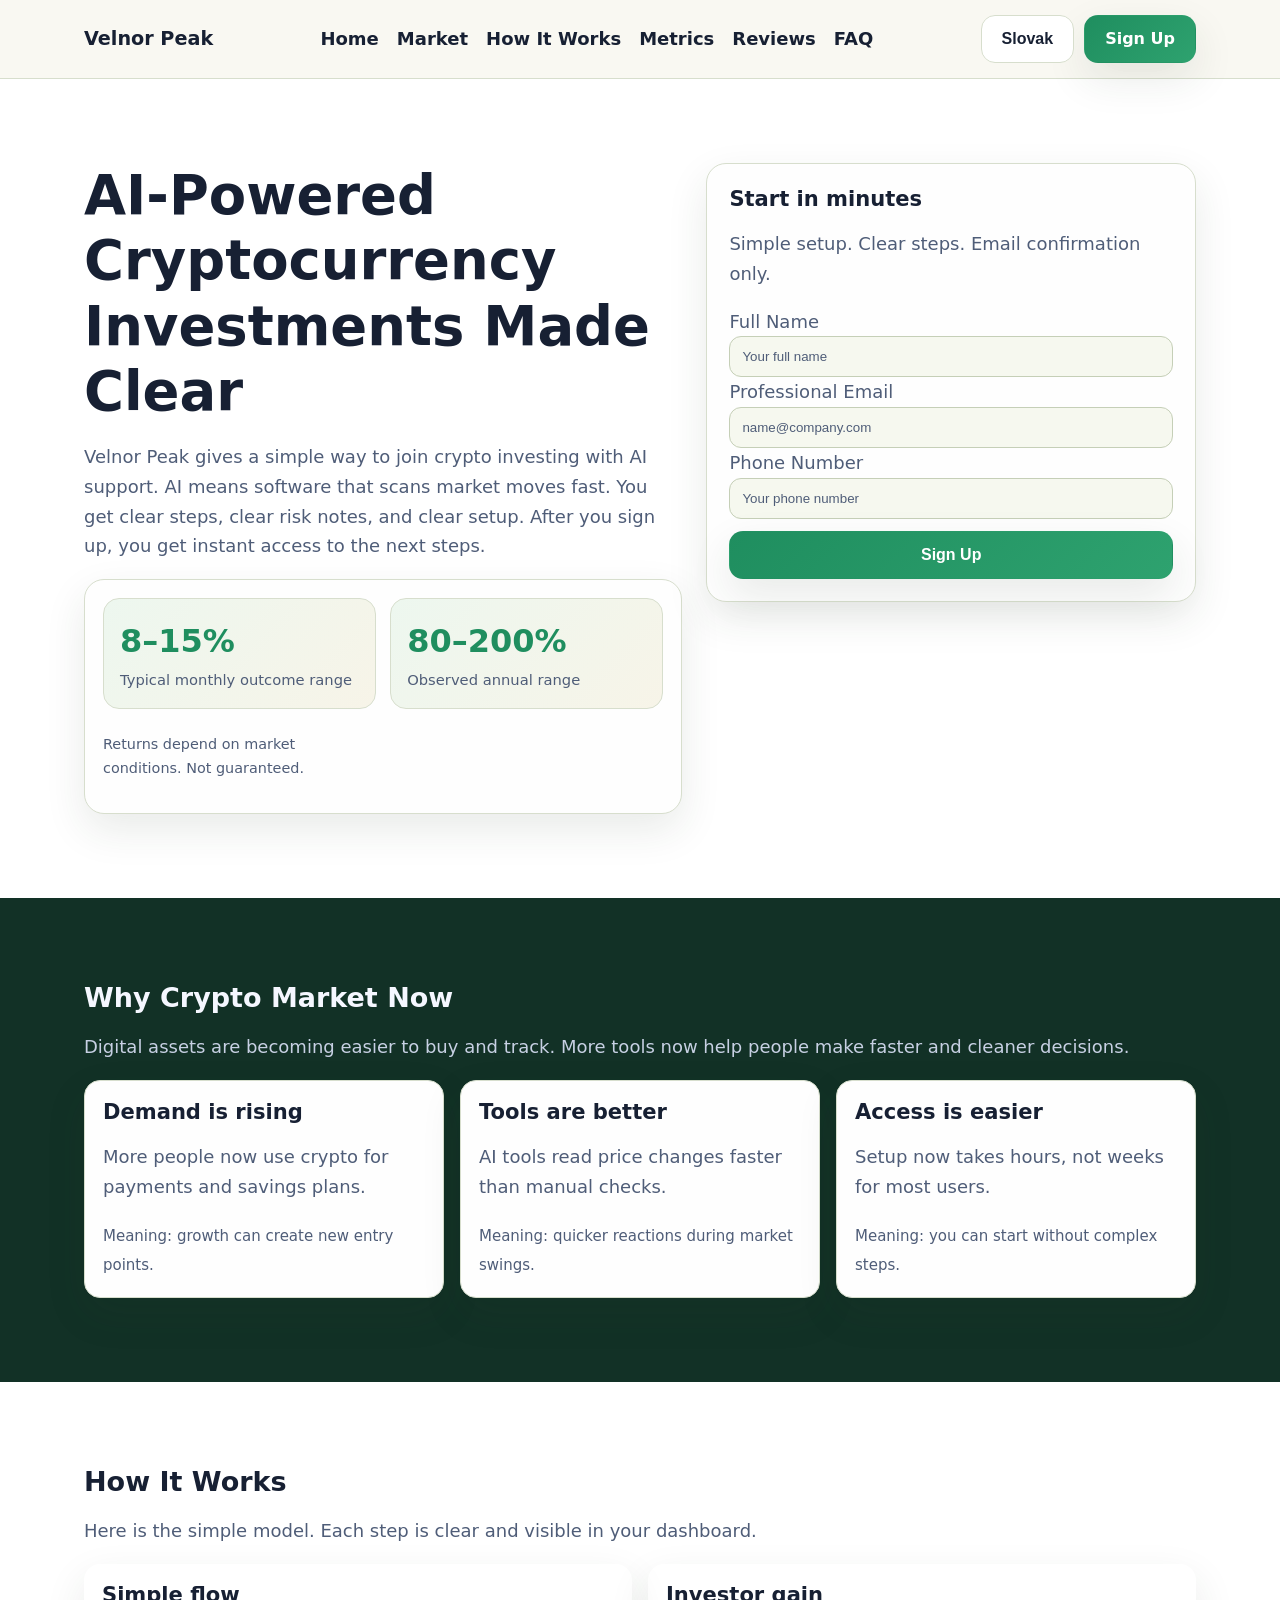
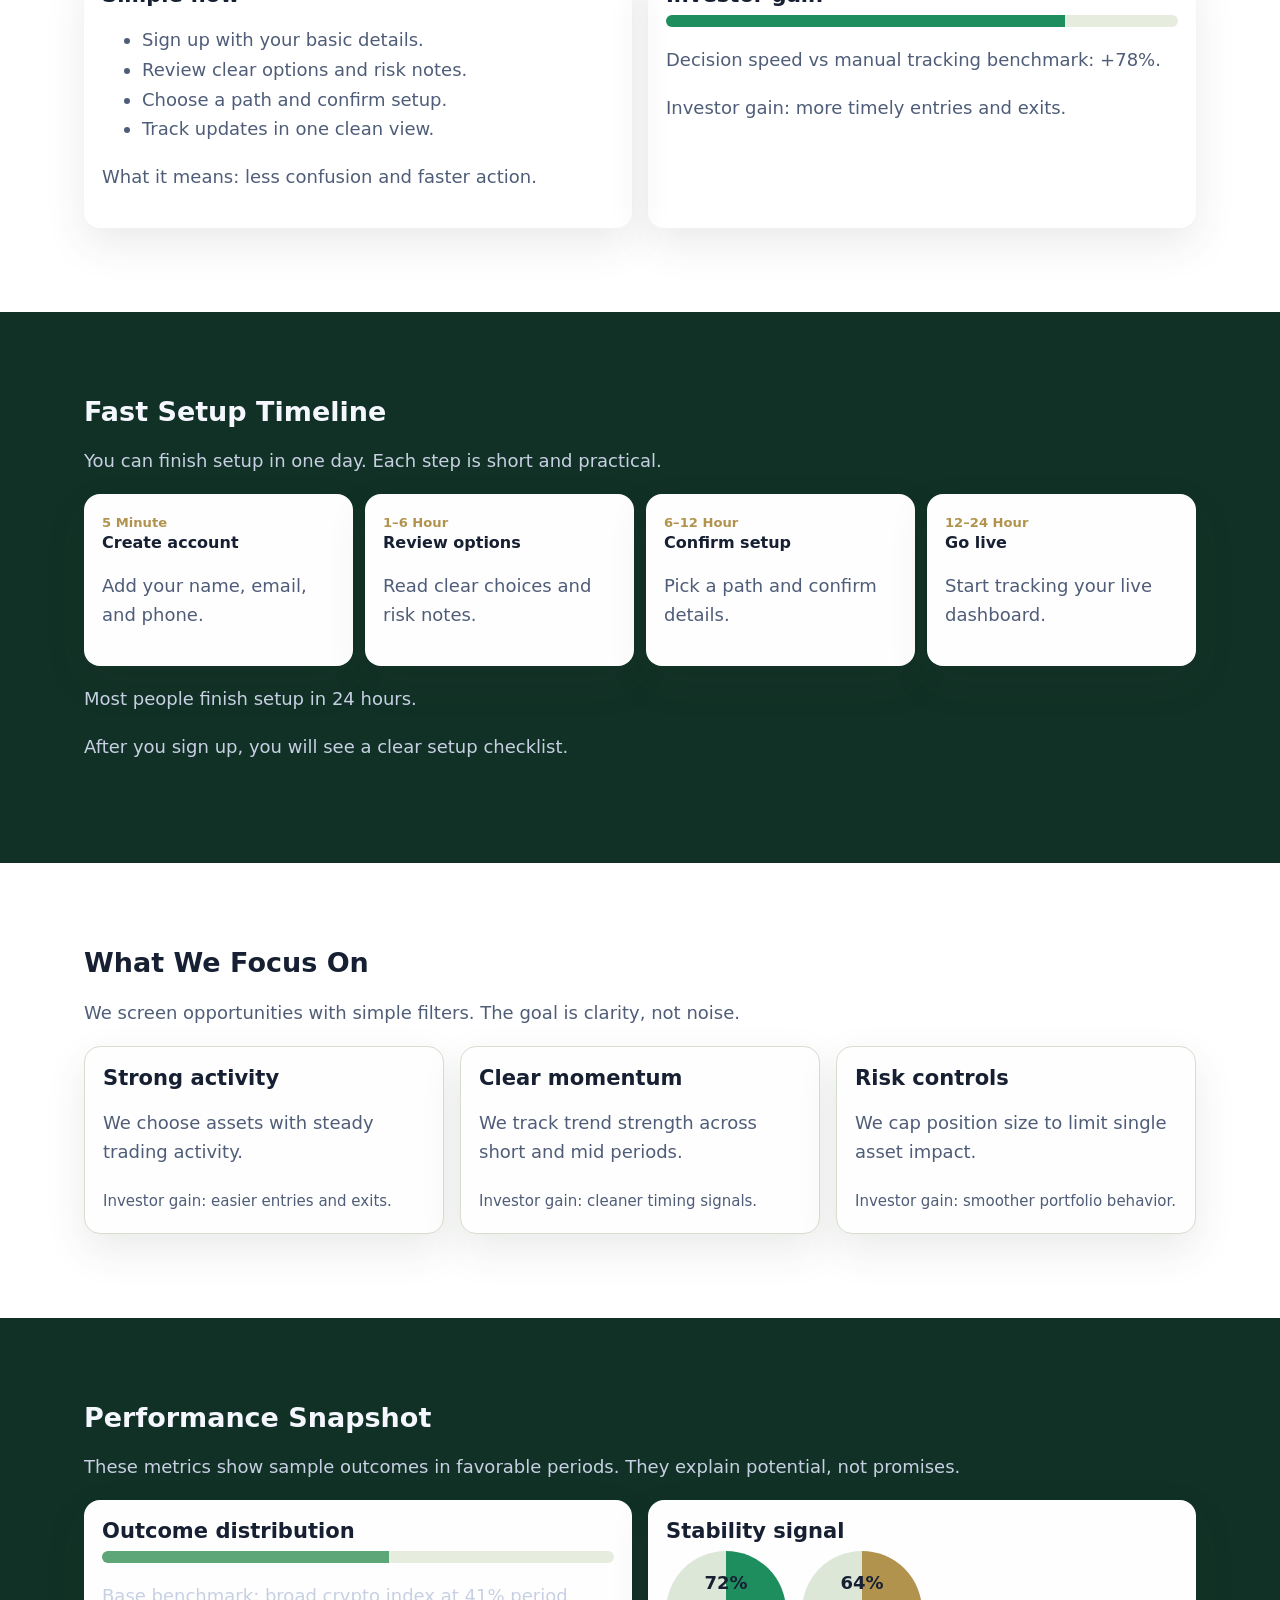
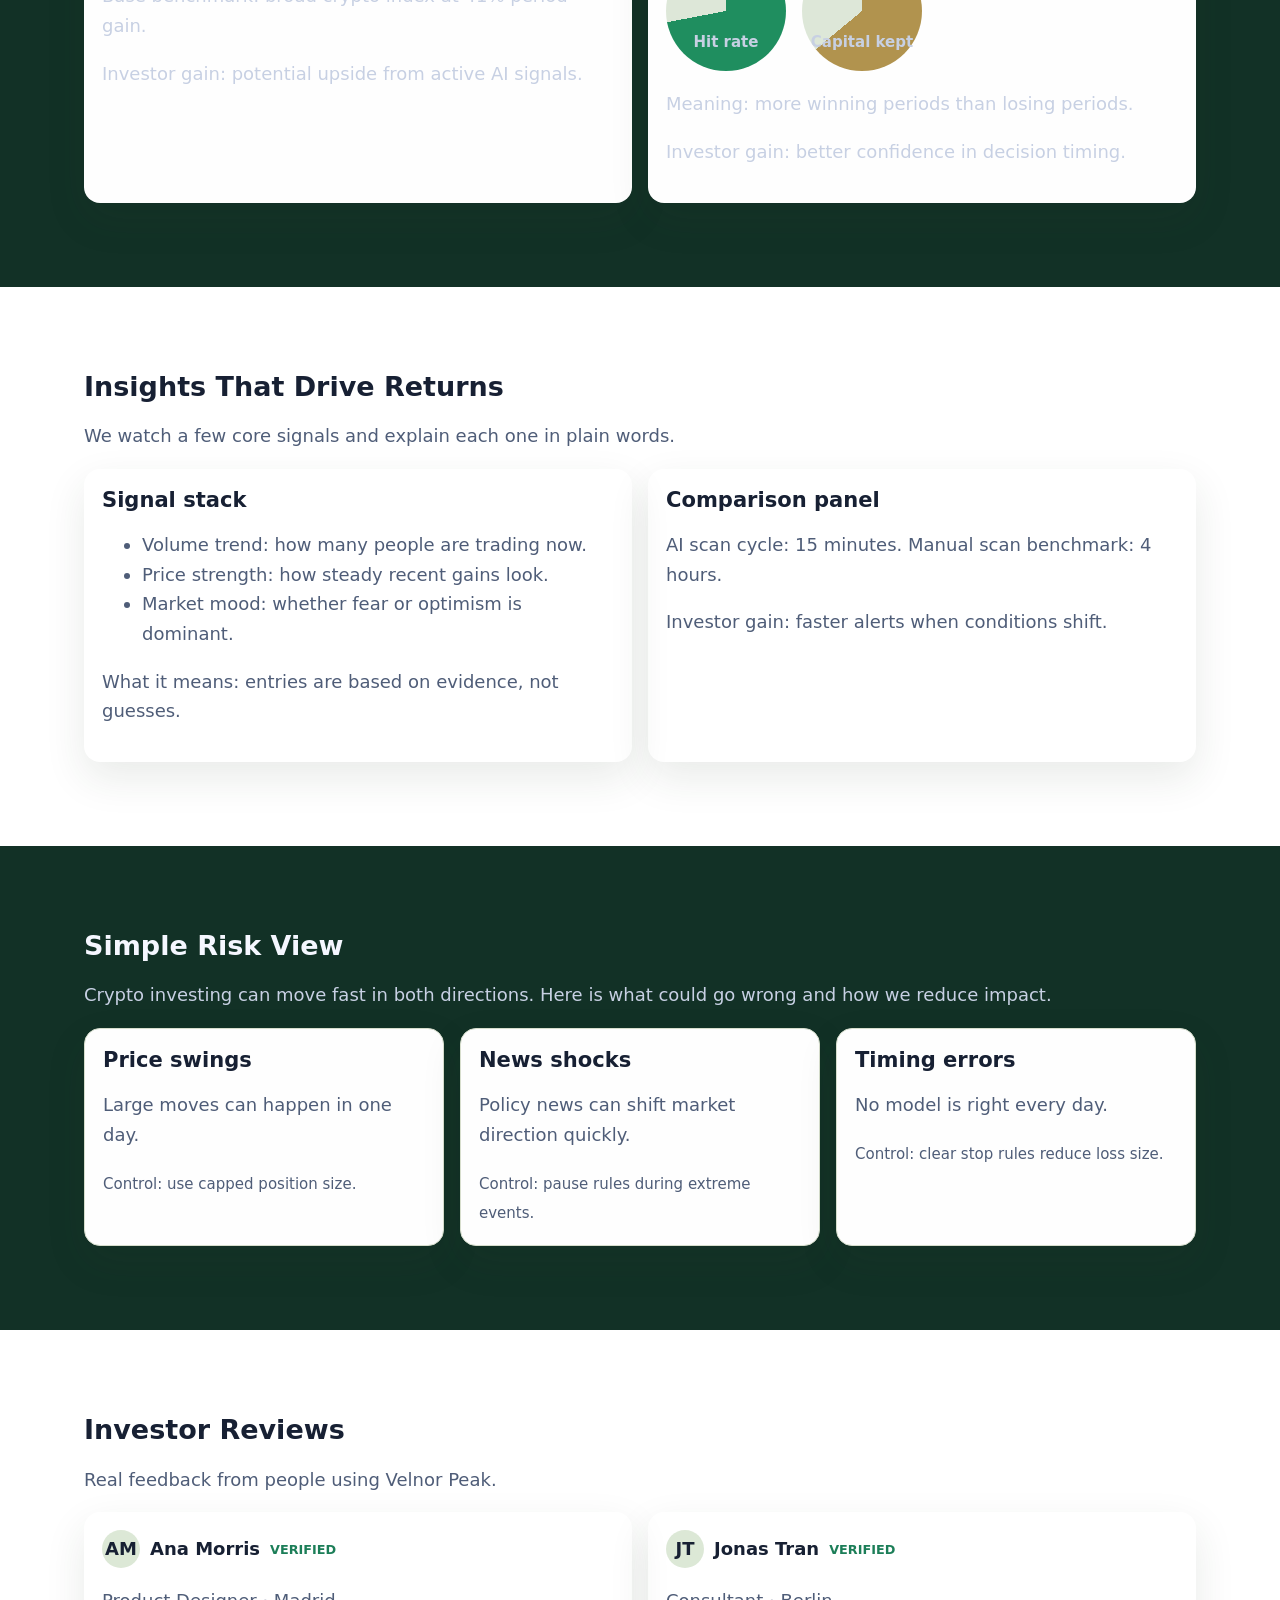
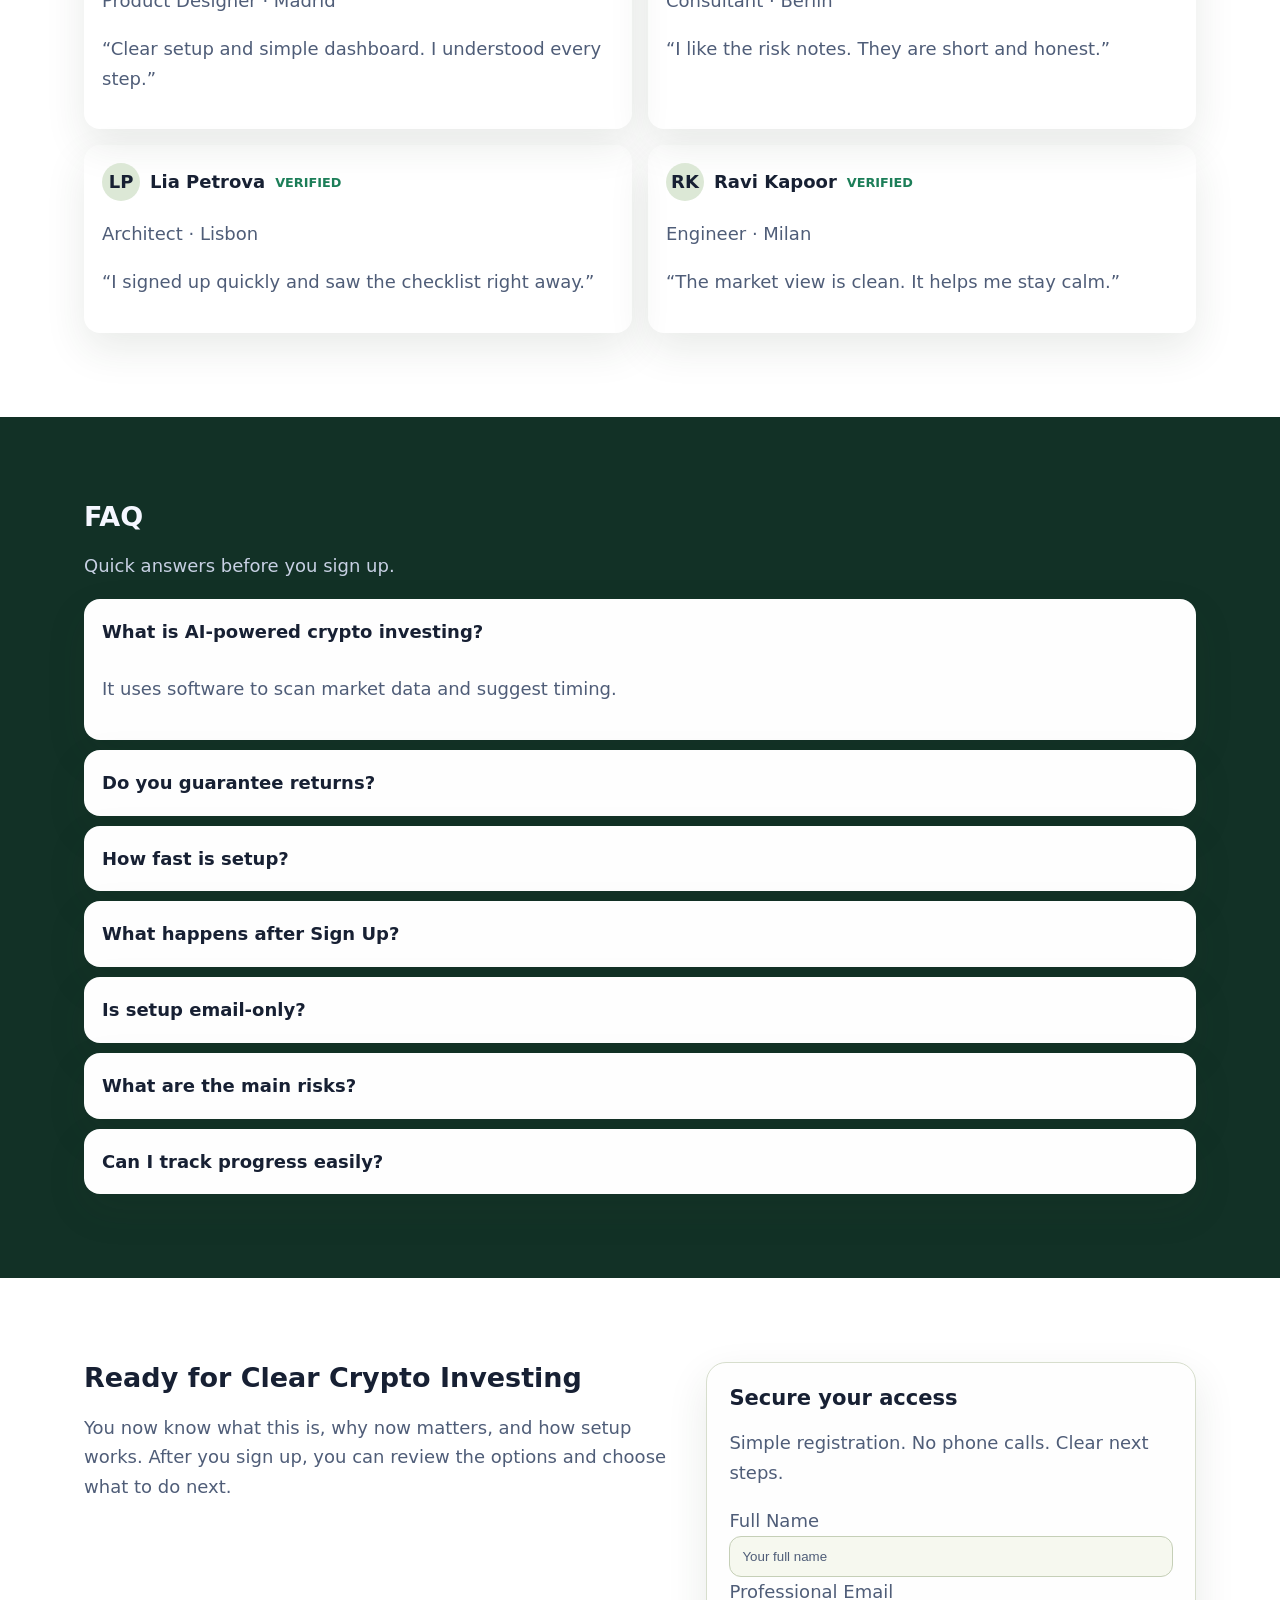
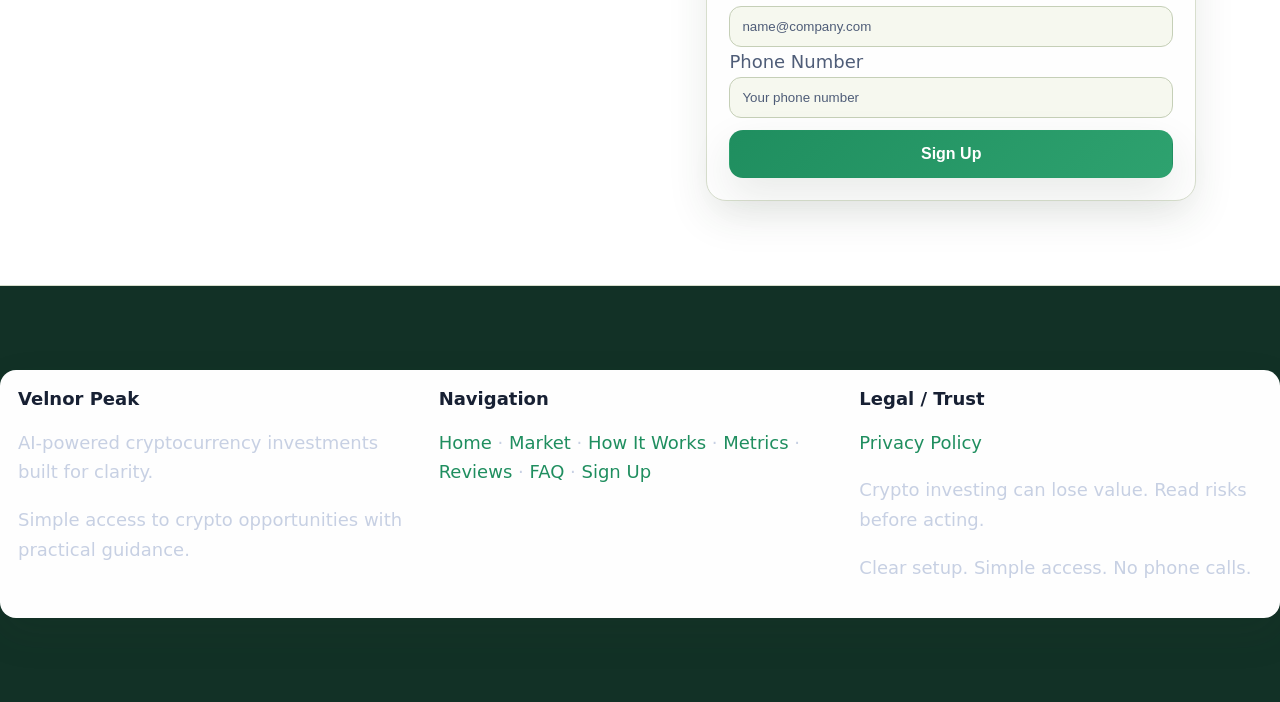
<file: sk/index.html>
<!doctype html>
<html lang="en">
<head>
<meta charset="utf-8"/>
<meta name="viewport" content="width=device-width,initial-scale=1"/>
<title>Velnor Peak | AI-Powered Cryptocurrency Investments Page 9</title>
<meta name="description" content="Learn AI-powered cryptocurrency investments with simple steps, clear risks, and a fast sign-up path. Page 9."/>
<link rel="canonical" href="https://velnorpeak.com/sk/index.html"/>
<link rel="alternate" hreflang="en" href="https://velnorpeak.com/index.html"/>
<link rel="alternate" hreflang="de" href="https://velnorpeak.com/de/index.html"/>
<link rel="alternate" hreflang="fr" href="https://velnorpeak.com/fr/index.html"/>
<link rel="alternate" hreflang="es" href="https://velnorpeak.com/es/index.html"/>
<link rel="alternate" hreflang="it" href="https://velnorpeak.com/it/index.html"/>
<link rel="alternate" hreflang="tr" href="https://velnorpeak.com/tr/index.html"/>
<link rel="alternate" hreflang="pt" href="https://velnorpeak.com/pt/index.html"/>
<link rel="alternate" hreflang="ja" href="https://velnorpeak.com/jp/index.html"/>
<link rel="alternate" hreflang="sk" href="https://velnorpeak.com/sk/index.html"/>
<link rel="alternate" hreflang="nl-BE" href="https://velnorpeak.com/be/index.html"/>
<link rel="alternate" hreflang="x-default" href="https://velnorpeak.com/index.html"/>
<meta property="og:title" content="Velnor Peak | AI-Powered Cryptocurrency Investments Page 9"/>
<meta property="og:description" content="Learn AI-powered cryptocurrency investments with simple steps, clear risks, and a fast sign-up path. Page 9."/>
<meta property="og:type" content="website"/>
<meta property="og:url" content="https://velnorpeak.com/sk/index.html"/>
<meta name="twitter:card" content="summary_large_image"/>
<meta name="twitter:title" content="Velnor Peak | AI-Powered Cryptocurrency Investments Page 9"/>
<meta name="twitter:description" content="Learn AI-powered cryptocurrency investments with simple steps, clear risks, and a fast sign-up path. Page 9."/>
<link rel="stylesheet" href="../assets/style.css"/>
<script defer src="../assets/app.js"></script>
</head>
<body>
<header>
  <div class="container nav-wrap">
    <a class="brand" href="../index.html">Velnor Peak</a>
    <nav aria-label="Main">
      <ul>
        <li><a href="#home">Home</a></li><li><a href="#market">Market</a></li><li><a href="#how">How It Works</a></li><li><a href="#metrics">Metrics</a></li><li><a href="#reviews">Reviews</a></li><li><a href="#faq">FAQ</a></li>
      </ul>
    </nav>
    <div class="right-actions">
      <div class="lang"><button class="lang-btn" aria-label="Current language">Slovak</button><div class="lang-menu"><a href="../index.html"><svg class="flag" viewBox="0 0 3 2" aria-hidden="true"><rect width="3" height="2" fill="#012169"/><path d="M0 0l3 2M3 0L0 2" stroke="#fff" stroke-width=".25"/><path d="M0 0l3 2M3 0L0 2" stroke="#C8102E" stroke-width=".12"/><path d="M1.5 0v2M0 1h3" stroke="#fff" stroke-width=".45"/><path d="M1.5 0v2M0 1h3" stroke="#C8102E" stroke-width=".25"/></svg>English</a>
<a href="../de/index.html"><svg class="flag" viewBox="0 0 3 2"><rect width="3" height=".66" y="0"/><rect width="3" height=".67" y=".66" fill="#dd0000"/><rect width="3" height=".67" y="1.33" fill="#ffce00"/></svg>Deutsch</a>
<a href="../fr/index.html"><svg class="flag" viewBox="0 0 3 2"><rect width="1" height="2" fill="#0055A4"/><rect x="1" width="1" height="2" fill="#fff"/><rect x="2" width="1" height="2" fill="#EF4135"/></svg>Français</a>
<a href="../es/index.html"><svg class="flag" viewBox="0 0 3 2"><rect width="3" height="2" fill="#AA151B"/><rect y=".5" width="3" height="1" fill="#F1BF00"/></svg>Español</a>
<a href="../it/index.html"><svg class="flag" viewBox="0 0 3 2"><rect width="1" height="2" fill="#009246"/><rect x="1" width="1" height="2" fill="#fff"/><rect x="2" width="1" height="2" fill="#CE2B37"/></svg>Italiano</a>
<a href="../tr/index.html"><svg class="flag" viewBox="0 0 3 2"><rect width="3" height="2" fill="#E30A17"/><circle cx="1.2" cy="1" r=".42" fill="#fff"/><circle cx="1.3" cy="1" r=".34" fill="#E30A17"/></svg>Türkçe</a>
<a href="../pt/index.html"><svg class="flag" viewBox="0 0 3 2"><rect width="1.2" height="2" fill="#006600"/><rect x="1.2" width="1.8" height="2" fill="#FF0000"/></svg>Português</a>
<a href="../jp/index.html"><svg class="flag" viewBox="0 0 3 2"><rect width="3" height="2" fill="#fff"/><circle cx="1.5" cy="1" r=".5" fill="#BC002D"/></svg>日本語</a>
<a href="../sk/index.html"><svg class="flag" viewBox="0 0 3 2"><rect width="3" height=".66" fill="#fff"/><rect y=".66" width="3" height=".67" fill="#0B4EA2"/><rect y="1.33" width="3" height=".67" fill="#EE1C25"/></svg>Slovak</a>
<a href="../be/index.html"><svg class="flag" viewBox="0 0 3 2"><rect width="1" height="2" fill="#000"/><rect x="1" width="1" height="2" fill="#FDDA24"/><rect x="2" width="1" height="2" fill="#EF3340"/></svg>Nederlands (BE)</a></div></div>
      <a class="btn" href="#signup">Sign Up</a>
      <button id="drawerOpen" class="drawer-toggle" aria-label="Open menu">☰</button>
    </div>
  </div>
</header>

<div id="mobileDrawer" class="mobile-drawer" aria-hidden="true">
  <div class="mobile-backdrop"></div>
  <div class="mobile-panel">
    <button id="drawerClose" class="icon-btn" aria-label="Close menu">✕</button>
    <nav aria-label="Mobile"><ul><li><a href="#home">Home</a></li><li><a href="#market">Market</a></li><li><a href="#how">How It Works</a></li><li><a href="#metrics">Metrics</a></li><li><a href="#reviews">Reviews</a></li><li><a href="#faq">FAQ</a></li></ul></nav>
    <div class="mobile-actions"><div class="lang"><button class="lang-btn" aria-label="Current language">Slovak</button><div class="lang-menu"><a href="../index.html"><svg class="flag" viewBox="0 0 3 2" aria-hidden="true"><rect width="3" height="2" fill="#012169"/><path d="M0 0l3 2M3 0L0 2" stroke="#fff" stroke-width=".25"/><path d="M0 0l3 2M3 0L0 2" stroke="#C8102E" stroke-width=".12"/><path d="M1.5 0v2M0 1h3" stroke="#fff" stroke-width=".45"/><path d="M1.5 0v2M0 1h3" stroke="#C8102E" stroke-width=".25"/></svg>English</a>
<a href="../de/index.html"><svg class="flag" viewBox="0 0 3 2"><rect width="3" height=".66" y="0"/><rect width="3" height=".67" y=".66" fill="#dd0000"/><rect width="3" height=".67" y="1.33" fill="#ffce00"/></svg>Deutsch</a>
<a href="../fr/index.html"><svg class="flag" viewBox="0 0 3 2"><rect width="1" height="2" fill="#0055A4"/><rect x="1" width="1" height="2" fill="#fff"/><rect x="2" width="1" height="2" fill="#EF4135"/></svg>Français</a>
<a href="../es/index.html"><svg class="flag" viewBox="0 0 3 2"><rect width="3" height="2" fill="#AA151B"/><rect y=".5" width="3" height="1" fill="#F1BF00"/></svg>Español</a>
<a href="../it/index.html"><svg class="flag" viewBox="0 0 3 2"><rect width="1" height="2" fill="#009246"/><rect x="1" width="1" height="2" fill="#fff"/><rect x="2" width="1" height="2" fill="#CE2B37"/></svg>Italiano</a>
<a href="../tr/index.html"><svg class="flag" viewBox="0 0 3 2"><rect width="3" height="2" fill="#E30A17"/><circle cx="1.2" cy="1" r=".42" fill="#fff"/><circle cx="1.3" cy="1" r=".34" fill="#E30A17"/></svg>Türkçe</a>
<a href="../pt/index.html"><svg class="flag" viewBox="0 0 3 2"><rect width="1.2" height="2" fill="#006600"/><rect x="1.2" width="1.8" height="2" fill="#FF0000"/></svg>Português</a>
<a href="../jp/index.html"><svg class="flag" viewBox="0 0 3 2"><rect width="3" height="2" fill="#fff"/><circle cx="1.5" cy="1" r=".5" fill="#BC002D"/></svg>日本語</a>
<a href="../sk/index.html"><svg class="flag" viewBox="0 0 3 2"><rect width="3" height=".66" fill="#fff"/><rect y=".66" width="3" height=".67" fill="#0B4EA2"/><rect y="1.33" width="3" height=".67" fill="#EE1C25"/></svg>Slovak</a>
<a href="../be/index.html"><svg class="flag" viewBox="0 0 3 2"><rect width="1" height="2" fill="#000"/><rect x="1" width="1" height="2" fill="#FDDA24"/><rect x="2" width="1" height="2" fill="#EF3340"/></svg>Nederlands (BE)</a></div></div><a class="btn" href="#signup">Sign Up</a></div>
  </div>
</div>

<main>
<section id="home" class="section light hero">
  <div class="container hero-grid">
    <div class="reveal">
      <h1>AI-Powered Cryptocurrency Investments Made Clear</h1>
      <p>Velnor Peak gives a simple way to join crypto investing with AI support. AI means software that scans market moves fast. You get clear steps, clear risk notes, and clear setup. After you sign up, you get instant access to the next steps.</p>
      <div class="hero-panel performance">
        <div class="perf-card"><div class="perf-num">8–15%</div><div class="perf-label">Typical monthly outcome range</div></div>
        <div class="perf-card"><div class="perf-num">80–200%</div><div class="perf-label">Observed annual range</div></div>
        <p class="perf-note">Returns depend on market conditions. Not guaranteed.</p>
      </div>
    </div>
    <form class="form-card reveal" id="signup">
      <h3 class="form-title">Start in minutes</h3><p class="form-sub">Simple setup. Clear steps. Email confirmation only.</p>
      <label>Full Name<input required placeholder="Your full name"/></label>
      <label>Professional Email<input type="email" required placeholder="name@company.com"/></label>
      <label>Phone Number<input type="tel" required placeholder="Your phone number"/></label>
      <button class="btn" type="submit">Sign Up</button>
    </form>
  </div>
</section>

<section id="market" class="section dark"><div class="container reveal"><h2>Why Crypto Market Now</h2><p>Digital assets are becoming easier to buy and track. More tools now help people make faster and cleaner decisions.</p><div class="grid-3"><article class="card"><h3>Demand is rising</h3><p>More people now use crypto for payments and savings plans.</p><small class="muted">Meaning: growth can create new entry points.</small></article><article class="card"><h3>Tools are better</h3><p>AI tools read price changes faster than manual checks.</p><small class="muted">Meaning: quicker reactions during market swings.</small></article><article class="card"><h3>Access is easier</h3><p>Setup now takes hours, not weeks for most users.</p><small class="muted">Meaning: you can start without complex steps.</small></article></div></div></section>

<section id="how" class="section light"><div class="container reveal"><h2>How It Works</h2><p>Here is the simple model. Each step is clear and visible in your dashboard.</p><div class="grid-2"><div class="visual-card"><h3>Simple flow</h3><ul><li>Sign up with your basic details.</li><li>Review clear options and risk notes.</li><li>Choose a path and confirm setup.</li><li>Track updates in one clean view.</li></ul><p>What it means: less confusion and faster action.</p></div><div class="visual-card"><h3>Investor gain</h3><div class="bar"><span class="b1"></span></div><p>Decision speed vs manual tracking benchmark: +78%.</p><p>Investor gain: more timely entries and exits.</p></div></div></div></section>

<section class="section dark"><div class="container reveal"><h2>Fast Setup Timeline</h2><p>You can finish setup in one day. Each step is short and practical.</p><div class="process-row"><article class="process-card"><div class="time">5 Minute</div><h4>Create account</h4><p>Add your name, email, and phone.</p></article><article class="process-card"><div class="time">1–6 Hour</div><h4>Review options</h4><p>Read clear choices and risk notes.</p></article><article class="process-card"><div class="time">6–12 Hour</div><h4>Confirm setup</h4><p>Pick a path and confirm details.</p></article><article class="process-card"><div class="time">12–24 Hour</div><h4>Go live</h4><p>Start tracking your live dashboard.</p></article></div><p>Most people finish setup in 24 hours.</p><p>After you sign up, you will see a clear setup checklist.</p></div></section>

<section class="section light"><div class="container reveal"><h2>What We Focus On</h2><p>We screen opportunities with simple filters. The goal is clarity, not noise.</p><div class="grid-3"><article class="card"><h3>Strong activity</h3><p>We choose assets with steady trading activity.</p><small class="muted">Investor gain: easier entries and exits.</small></article><article class="card"><h3>Clear momentum</h3><p>We track trend strength across short and mid periods.</p><small class="muted">Investor gain: cleaner timing signals.</small></article><article class="card"><h3>Risk controls</h3><p>We cap position size to limit single asset impact.</p><small class="muted">Investor gain: smoother portfolio behavior.</small></article></div></div></section>

<section id="metrics" class="section dark"><div class="container reveal"><h2>Performance Snapshot</h2><p>These metrics show sample outcomes in favorable periods. They explain potential, not promises.</p><div class="grid-2"><div class="kpi-card"><h3>Outcome distribution</h3><div class="bar"><span class="b2"></span></div><p>Base benchmark: broad crypto index at 41% period gain.</p><p>Investor gain: potential upside from active AI signals.</p></div><div class="kpi-card"><h3>Stability signal</h3><div class="rings"><div class="ring">72%<small>Hit rate</small></div><div class="ring" style="background:conic-gradient(var(--accent-2) 0 64%, #dde7d8 64% 100%)">64%<small>Capital kept</small></div></div><p>Meaning: more winning periods than losing periods.</p><p>Investor gain: better confidence in decision timing.</p></div></div></div></section>

<section class="section light"><div class="container reveal"><h2>Insights That Drive Returns</h2><p>We watch a few core signals and explain each one in plain words.</p><div class="grid-2"><article class="visual-card"><h3>Signal stack</h3><ul><li>Volume trend: how many people are trading now.</li><li>Price strength: how steady recent gains look.</li><li>Market mood: whether fear or optimism is dominant.</li></ul><p>What it means: entries are based on evidence, not guesses.</p></article><article class="visual-card"><h3>Comparison panel</h3><p>AI scan cycle: 15 minutes. Manual scan benchmark: 4 hours.</p><p>Investor gain: faster alerts when conditions shift.</p></article></div></div></section>

<section class="section dark"><div class="container reveal"><h2>Simple Risk View</h2><p>Crypto investing can move fast in both directions. Here is what could go wrong and how we reduce impact.</p><div class="grid-3"><article class="card"><h3>Price swings</h3><p>Large moves can happen in one day.</p><small class="muted">Control: use capped position size.</small></article><article class="card"><h3>News shocks</h3><p>Policy news can shift market direction quickly.</p><small class="muted">Control: pause rules during extreme events.</small></article><article class="card"><h3>Timing errors</h3><p>No model is right every day.</p><small class="muted">Control: clear stop rules reduce loss size.</small></article></div></div></section>

<section id="reviews" class="section light"><div class="container reveal"><h2>Investor Reviews</h2><p>Real feedback from people using Velnor Peak.</p><div class="grid-2"><article class="review-card"><div class="review-head"><span class="avatar">AM</span><strong>Ana Morris</strong><span class="verified">VERIFIED</span></div><p>Product Designer · Madrid</p><p>“Clear setup and simple dashboard. I understood every step.”</p></article><article class="review-card"><div class="review-head"><span class="avatar">JT</span><strong>Jonas Tran</strong><span class="verified">VERIFIED</span></div><p>Consultant · Berlin</p><p>“I like the risk notes. They are short and honest.”</p></article><article class="review-card"><div class="review-head"><span class="avatar">LP</span><strong>Lia Petrova</strong><span class="verified">VERIFIED</span></div><p>Architect · Lisbon</p><p>“I signed up quickly and saw the checklist right away.”</p></article><article class="review-card"><div class="review-head"><span class="avatar">RK</span><strong>Ravi Kapoor</strong><span class="verified">VERIFIED</span></div><p>Engineer · Milan</p><p>“The market view is clean. It helps me stay calm.”</p></article></div></div></section>

<section id="faq" class="section dark"><div class="container reveal"><h2>FAQ</h2><p>Quick answers before you sign up.</p><div class="faq-list"><details class="faq-item" open><summary>What is AI-powered crypto investing?</summary><div class="ans"><p>It uses software to scan market data and suggest timing.</p></div></details><details class="faq-item"><summary>Do you guarantee returns?</summary><div class="ans"><p>No. Returns depend on market conditions and can vary.</p></div></details><details class="faq-item"><summary>How fast is setup?</summary><div class="ans"><p>Most people finish setup in 24 hours.</p></div></details><details class="faq-item"><summary>What happens after Sign Up?</summary><div class="ans"><p>After you sign up, you can review the options and choose what to do next.</p></div></details><details class="faq-item"><summary>Is setup email-only?</summary><div class="ans"><p>We may send a short email to confirm your details.</p></div></details><details class="faq-item"><summary>What are the main risks?</summary><div class="ans"><p>Fast price swings and sudden news events are the main risks.</p></div></details><details class="faq-item"><summary>Can I track progress easily?</summary><div class="ans"><p>Yes. You get one dashboard with updates and clear status.</p></div></details></div></div></section>

<section class="section light"><div class="container hero-grid reveal"><div><h2>Ready for Clear Crypto Investing</h2><p>You now know what this is, why now matters, and how setup works. After you sign up, you can review the options and choose what to do next.</p></div><form class="form-card"><h3>Secure your access</h3><p>Simple registration. No phone calls. Clear next steps.</p><label>Full Name<input required placeholder="Your full name"/></label><label>Professional Email<input type="email" required placeholder="name@company.com"/></label><label>Phone Number<input type="tel" required placeholder="Your phone number"/></label><button class="btn" type="submit">Sign Up</button></form></div></section>
</main>

<footer class="section dark"><div class="container footer-grid footer-panel"><div><h4>Velnor Peak</h4><p>AI-powered cryptocurrency investments built for clarity.</p><p>Simple access to crypto opportunities with practical guidance.</p></div><div><h4>Navigation</h4><p><a href="#home">Home</a> · <a href="#market">Market</a> · <a href="#how">How It Works</a> · <a href="#metrics">Metrics</a> · <a href="#reviews">Reviews</a> · <a href="#faq">FAQ</a> · <a href="#signup">Sign Up</a></p></div><div><h4>Legal / Trust</h4><p><a href="#" data-open-privacy>Privacy Policy</a></p><p>Crypto investing can lose value. Read risks before acting.</p><p>Clear setup. Simple access. No phone calls.</p></div></div></footer>

<div id="privacyModal" class="modal" role="dialog" aria-modal="true" aria-label="Privacy Policy">
  <div class="modal-panel">
    <div class="modal-top"><h3>Privacy Policy</h3><button class="icon-btn" data-close-privacy aria-label="Close policy">✕</button></div>
    <p>Introduction: We explain what data we use and why.</p><p>Data collection: We collect name, email, phone, and basic device data.</p><p>Legal basis: We process data to provide requested access and support.</p><p>Cookies: We use cookies to keep sessions safe and measure performance.</p><p>Retention: We keep data only as long as needed for service delivery.</p><p>Third-party sharing: We share limited data with secure service providers.</p><p>Security: We use encryption and access controls to protect information.</p><p>User rights: You can request access, correction, or deletion of your data.</p><p>International transfers: Data may be processed outside your country with safeguards.</p><p>Industry risk disclosure: Digital assets are volatile and outcomes are not guaranteed.</p><p>Contact: privacy@velnorpeak.com for privacy requests.</p>
    <button class="btn" data-close-privacy>Close</button>
  </div>
</div>

<script type="application/ld+json">{"@context":"https://schema.org","@graph":[{"@type":"Organization","name":"Velnor Peak","url":"https://velnorpeak.com"},{"@type":"WebSite","name":"Velnor Peak","url":"https://velnorpeak.com"},{"@type":"FAQPage","mainEntity":[{"@type":"Question","name":"What is AI-powered crypto investing?","acceptedAnswer":{"@type":"Answer","text":"It uses software to scan market data and suggest timing."}},{"@type":"Question","name":"Do you guarantee returns?","acceptedAnswer":{"@type":"Answer","text":"No. Returns depend on market conditions."}}]},{"@type":"Review","author":{"@type":"Person","name":"Ana Morris"},"reviewBody":"Clear setup and simple dashboard.","reviewRating":{"@type":"Rating","ratingValue":"5","bestRating":"5"}}]}</script>
</body></html>
</file>
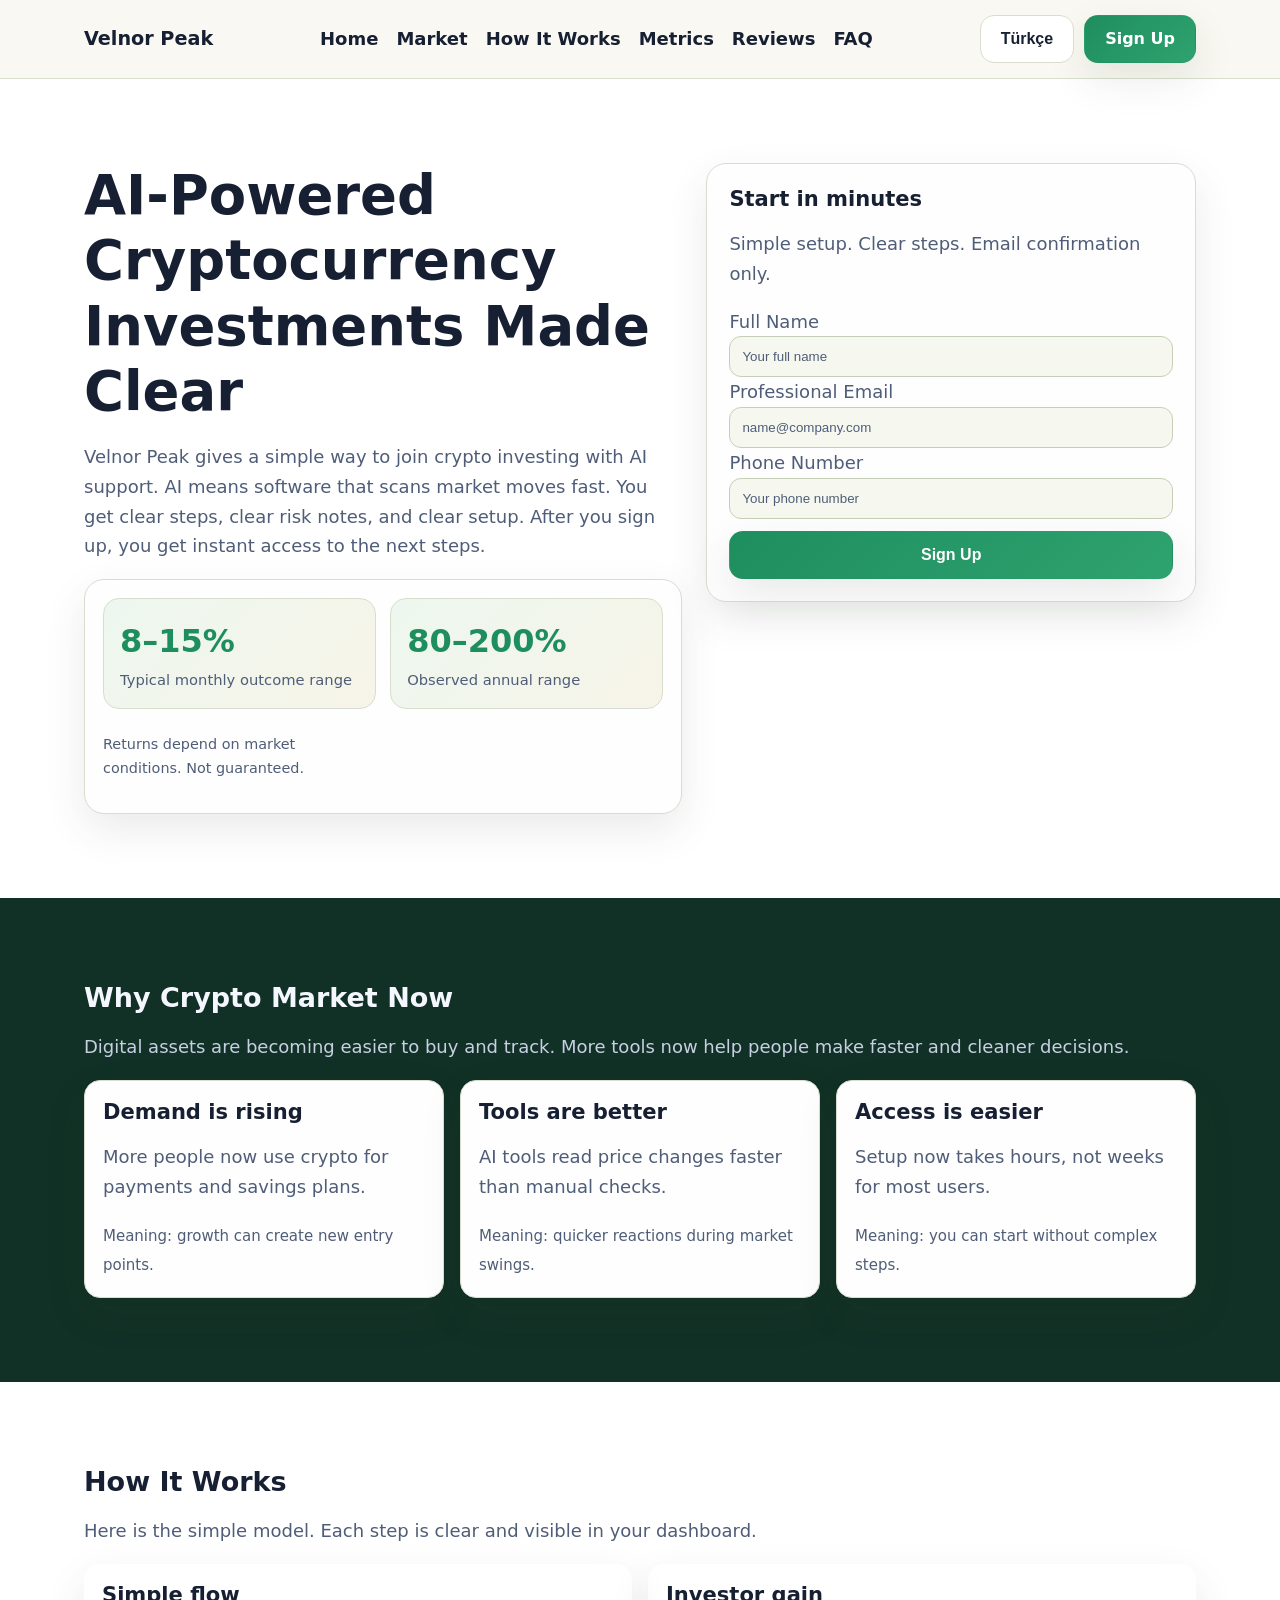
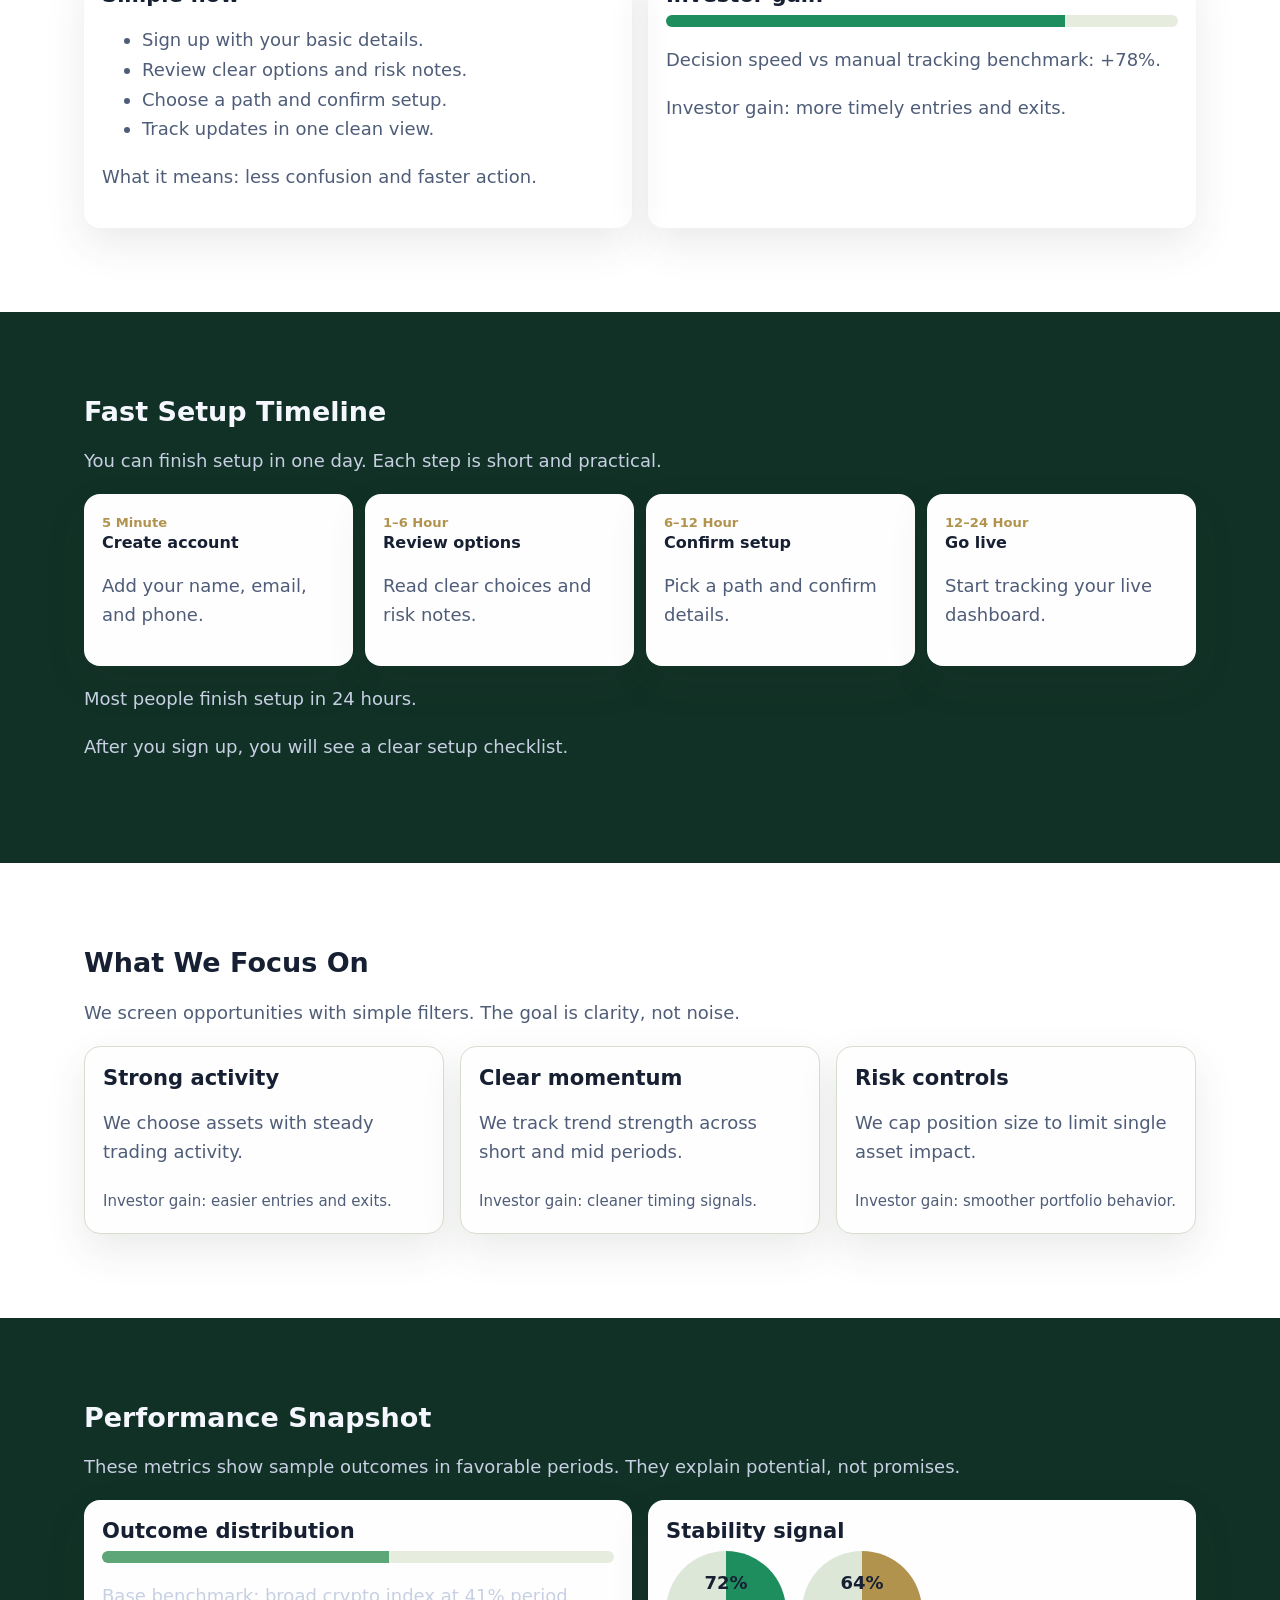
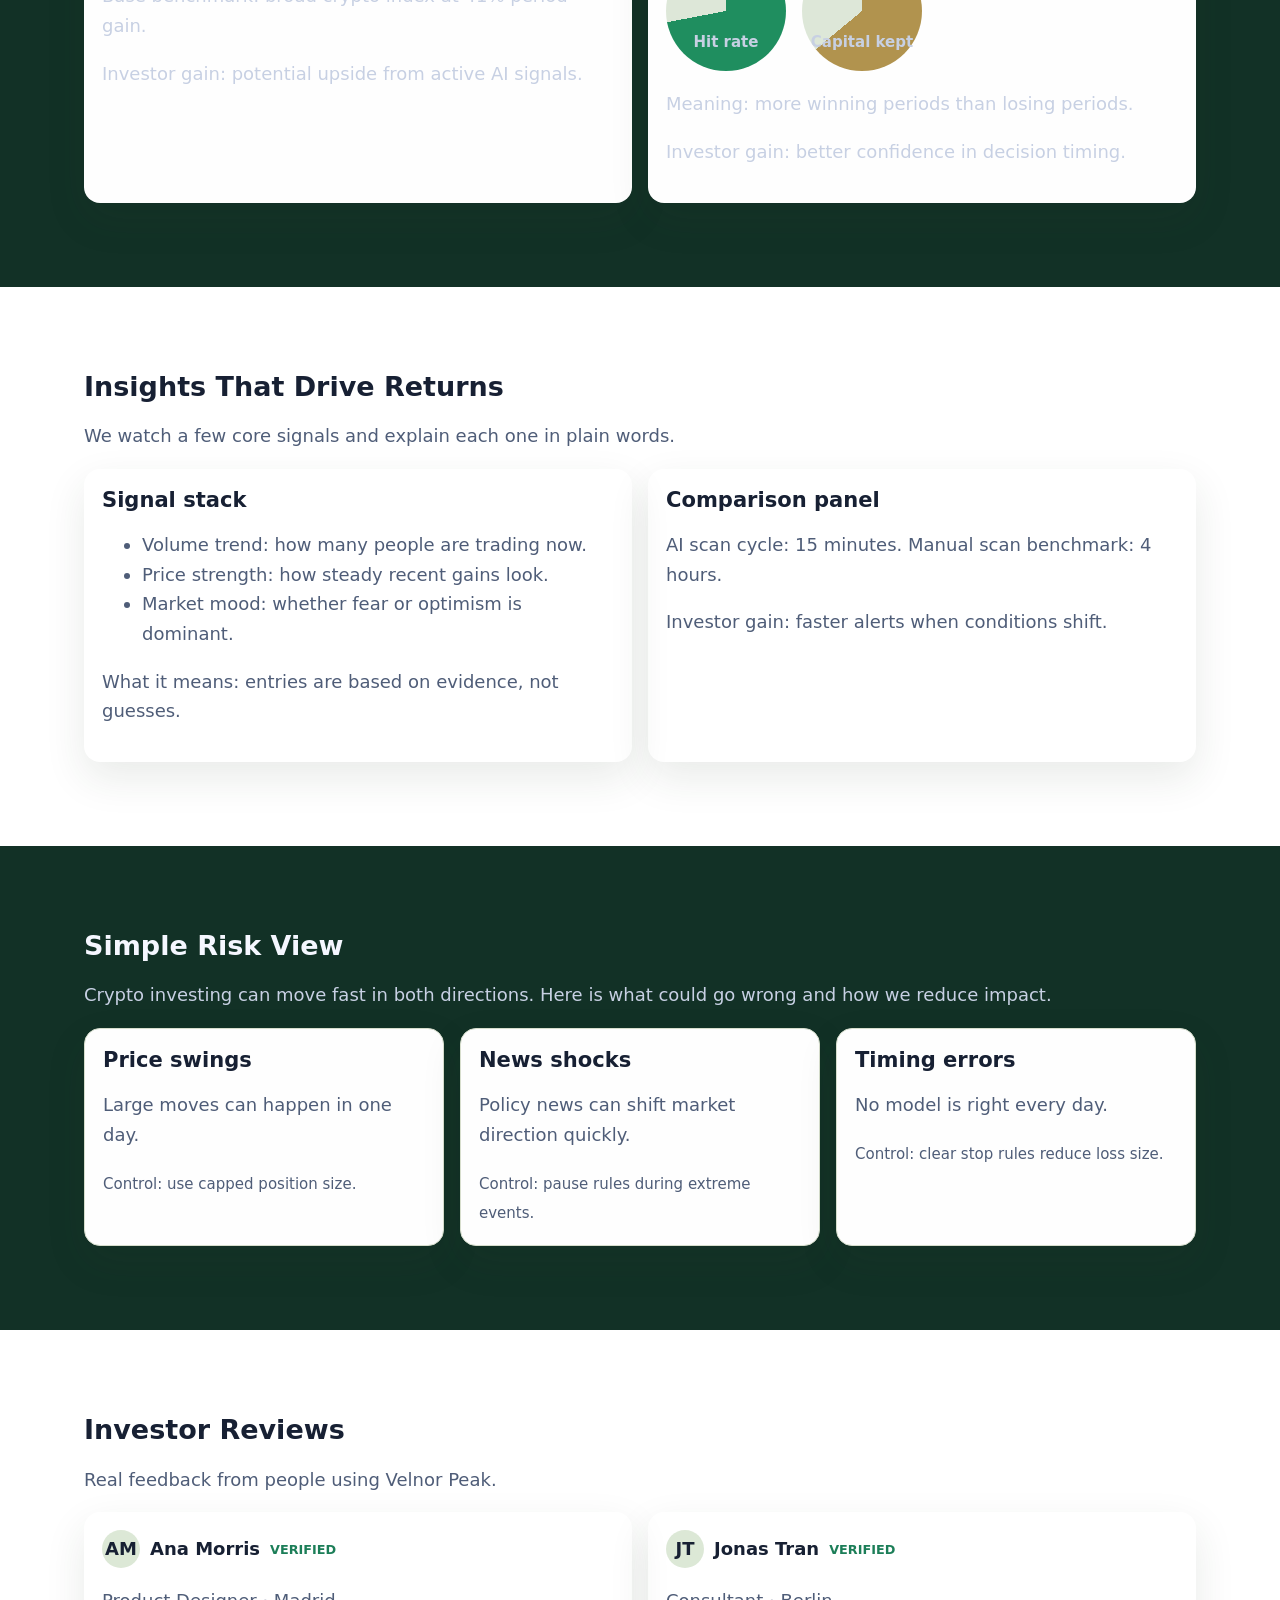
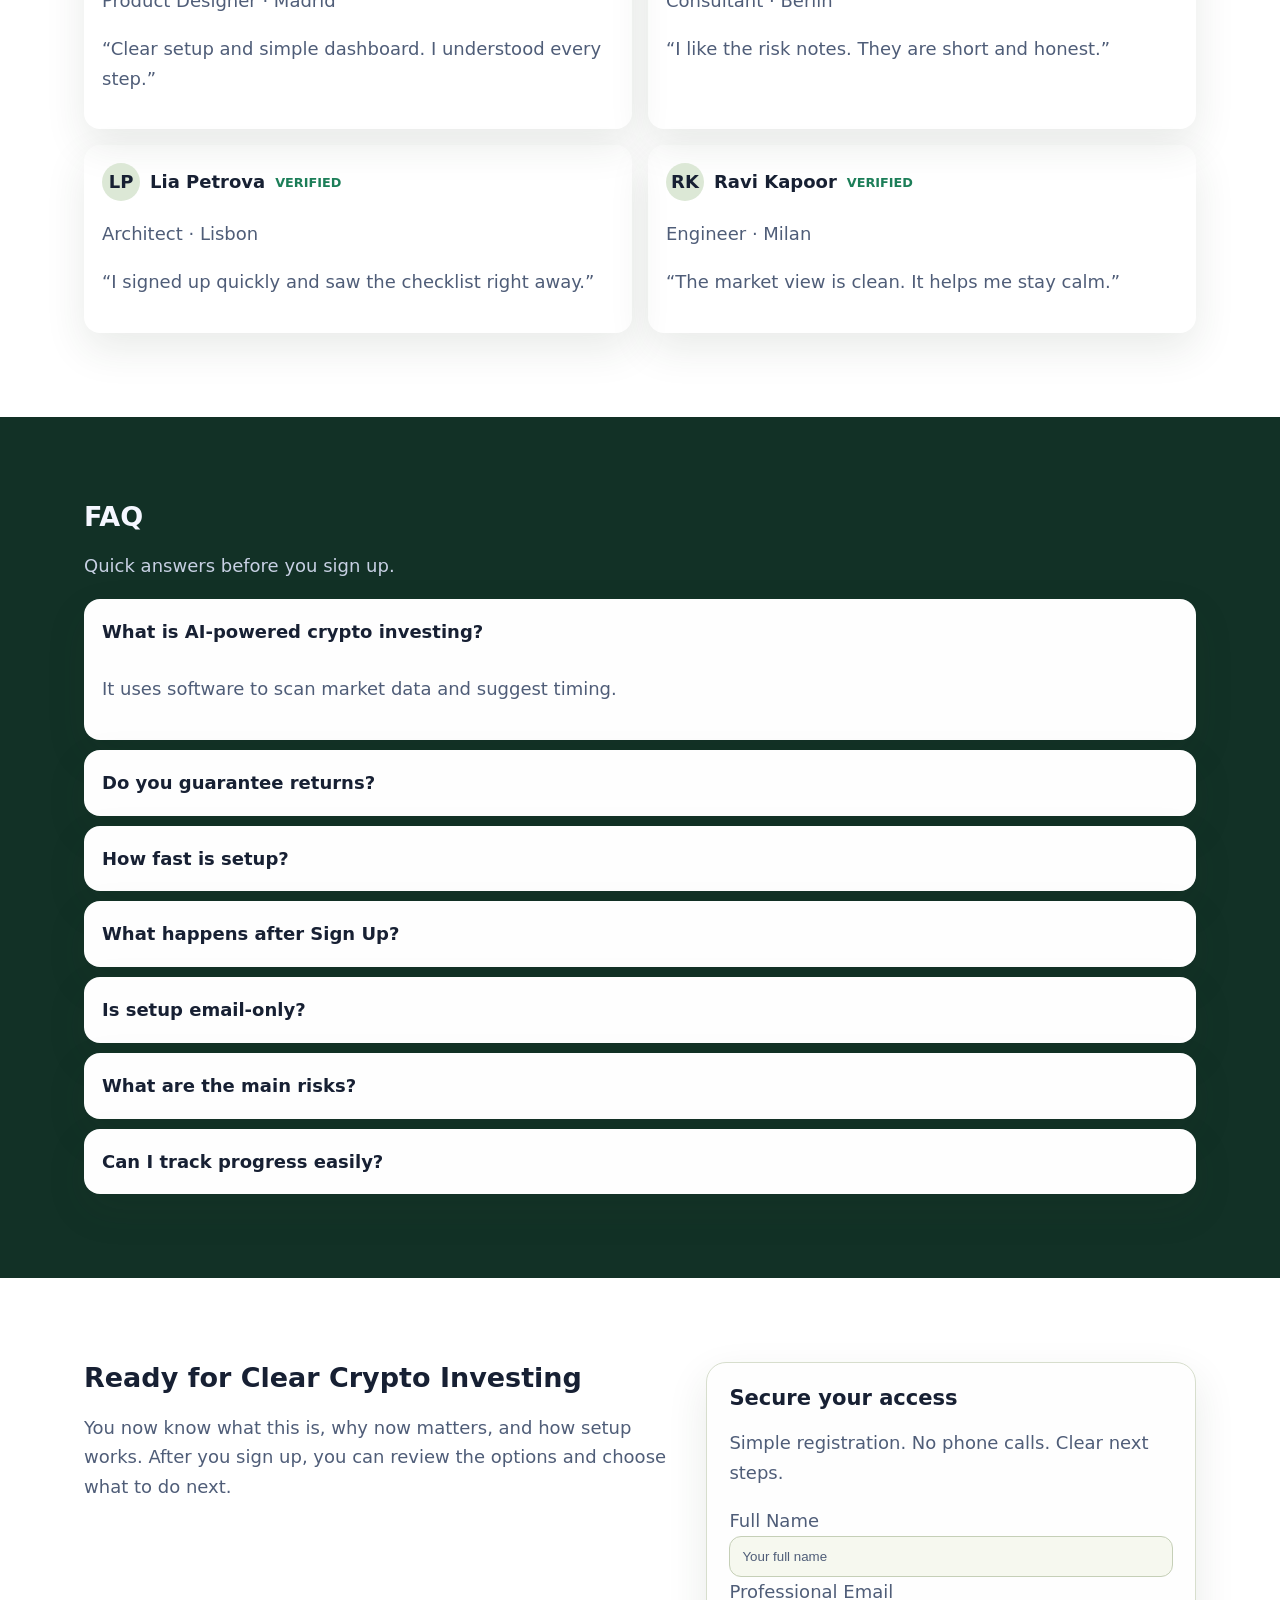
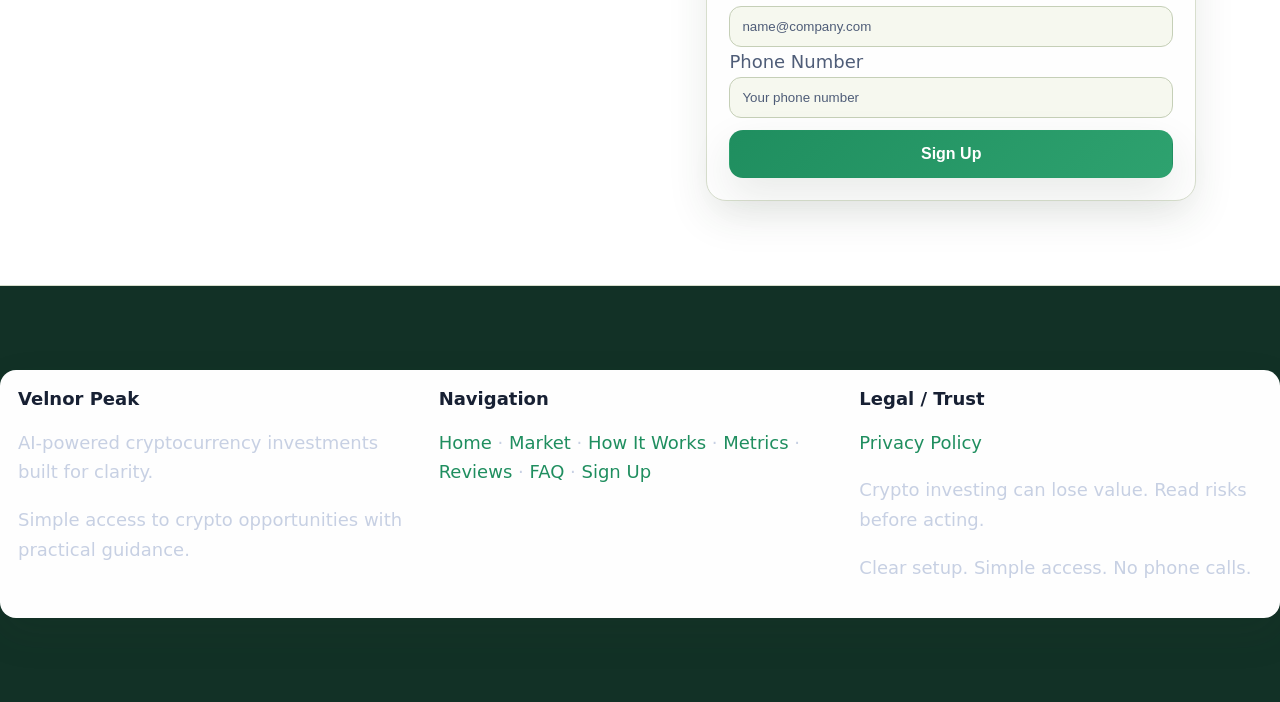
<file: tr/index.html>
<!doctype html>
<html lang="en">
<head>
<meta charset="utf-8"/>
<meta name="viewport" content="width=device-width,initial-scale=1"/>
<title>Velnor Peak | AI-Powered Cryptocurrency Investments Page 6</title>
<meta name="description" content="Learn AI-powered cryptocurrency investments with simple steps, clear risks, and a fast sign-up path. Page 6."/>
<link rel="canonical" href="https://velnorpeak.com/tr/index.html"/>
<link rel="alternate" hreflang="en" href="https://velnorpeak.com/index.html"/>
<link rel="alternate" hreflang="de" href="https://velnorpeak.com/de/index.html"/>
<link rel="alternate" hreflang="fr" href="https://velnorpeak.com/fr/index.html"/>
<link rel="alternate" hreflang="es" href="https://velnorpeak.com/es/index.html"/>
<link rel="alternate" hreflang="it" href="https://velnorpeak.com/it/index.html"/>
<link rel="alternate" hreflang="tr" href="https://velnorpeak.com/tr/index.html"/>
<link rel="alternate" hreflang="pt" href="https://velnorpeak.com/pt/index.html"/>
<link rel="alternate" hreflang="ja" href="https://velnorpeak.com/jp/index.html"/>
<link rel="alternate" hreflang="sk" href="https://velnorpeak.com/sk/index.html"/>
<link rel="alternate" hreflang="nl-BE" href="https://velnorpeak.com/be/index.html"/>
<link rel="alternate" hreflang="x-default" href="https://velnorpeak.com/index.html"/>
<meta property="og:title" content="Velnor Peak | AI-Powered Cryptocurrency Investments Page 6"/>
<meta property="og:description" content="Learn AI-powered cryptocurrency investments with simple steps, clear risks, and a fast sign-up path. Page 6."/>
<meta property="og:type" content="website"/>
<meta property="og:url" content="https://velnorpeak.com/tr/index.html"/>
<meta name="twitter:card" content="summary_large_image"/>
<meta name="twitter:title" content="Velnor Peak | AI-Powered Cryptocurrency Investments Page 6"/>
<meta name="twitter:description" content="Learn AI-powered cryptocurrency investments with simple steps, clear risks, and a fast sign-up path. Page 6."/>
<link rel="stylesheet" href="../assets/style.css"/>
<script defer src="../assets/app.js"></script>
</head>
<body>
<header>
  <div class="container nav-wrap">
    <a class="brand" href="../index.html">Velnor Peak</a>
    <nav aria-label="Main">
      <ul>
        <li><a href="#home">Home</a></li><li><a href="#market">Market</a></li><li><a href="#how">How It Works</a></li><li><a href="#metrics">Metrics</a></li><li><a href="#reviews">Reviews</a></li><li><a href="#faq">FAQ</a></li>
      </ul>
    </nav>
    <div class="right-actions">
      <div class="lang"><button class="lang-btn" aria-label="Current language">Türkçe</button><div class="lang-menu"><a href="../index.html"><svg class="flag" viewBox="0 0 3 2" aria-hidden="true"><rect width="3" height="2" fill="#012169"/><path d="M0 0l3 2M3 0L0 2" stroke="#fff" stroke-width=".25"/><path d="M0 0l3 2M3 0L0 2" stroke="#C8102E" stroke-width=".12"/><path d="M1.5 0v2M0 1h3" stroke="#fff" stroke-width=".45"/><path d="M1.5 0v2M0 1h3" stroke="#C8102E" stroke-width=".25"/></svg>English</a>
<a href="../de/index.html"><svg class="flag" viewBox="0 0 3 2"><rect width="3" height=".66" y="0"/><rect width="3" height=".67" y=".66" fill="#dd0000"/><rect width="3" height=".67" y="1.33" fill="#ffce00"/></svg>Deutsch</a>
<a href="../fr/index.html"><svg class="flag" viewBox="0 0 3 2"><rect width="1" height="2" fill="#0055A4"/><rect x="1" width="1" height="2" fill="#fff"/><rect x="2" width="1" height="2" fill="#EF4135"/></svg>Français</a>
<a href="../es/index.html"><svg class="flag" viewBox="0 0 3 2"><rect width="3" height="2" fill="#AA151B"/><rect y=".5" width="3" height="1" fill="#F1BF00"/></svg>Español</a>
<a href="../it/index.html"><svg class="flag" viewBox="0 0 3 2"><rect width="1" height="2" fill="#009246"/><rect x="1" width="1" height="2" fill="#fff"/><rect x="2" width="1" height="2" fill="#CE2B37"/></svg>Italiano</a>
<a href="../tr/index.html"><svg class="flag" viewBox="0 0 3 2"><rect width="3" height="2" fill="#E30A17"/><circle cx="1.2" cy="1" r=".42" fill="#fff"/><circle cx="1.3" cy="1" r=".34" fill="#E30A17"/></svg>Türkçe</a>
<a href="../pt/index.html"><svg class="flag" viewBox="0 0 3 2"><rect width="1.2" height="2" fill="#006600"/><rect x="1.2" width="1.8" height="2" fill="#FF0000"/></svg>Português</a>
<a href="../jp/index.html"><svg class="flag" viewBox="0 0 3 2"><rect width="3" height="2" fill="#fff"/><circle cx="1.5" cy="1" r=".5" fill="#BC002D"/></svg>日本語</a>
<a href="../sk/index.html"><svg class="flag" viewBox="0 0 3 2"><rect width="3" height=".66" fill="#fff"/><rect y=".66" width="3" height=".67" fill="#0B4EA2"/><rect y="1.33" width="3" height=".67" fill="#EE1C25"/></svg>Slovak</a>
<a href="../be/index.html"><svg class="flag" viewBox="0 0 3 2"><rect width="1" height="2" fill="#000"/><rect x="1" width="1" height="2" fill="#FDDA24"/><rect x="2" width="1" height="2" fill="#EF3340"/></svg>Nederlands (BE)</a></div></div>
      <a class="btn" href="#signup">Sign Up</a>
      <button id="drawerOpen" class="drawer-toggle" aria-label="Open menu">☰</button>
    </div>
  </div>
</header>

<div id="mobileDrawer" class="mobile-drawer" aria-hidden="true">
  <div class="mobile-backdrop"></div>
  <div class="mobile-panel">
    <button id="drawerClose" class="icon-btn" aria-label="Close menu">✕</button>
    <nav aria-label="Mobile"><ul><li><a href="#home">Home</a></li><li><a href="#market">Market</a></li><li><a href="#how">How It Works</a></li><li><a href="#metrics">Metrics</a></li><li><a href="#reviews">Reviews</a></li><li><a href="#faq">FAQ</a></li></ul></nav>
    <div class="mobile-actions"><div class="lang"><button class="lang-btn" aria-label="Current language">Türkçe</button><div class="lang-menu"><a href="../index.html"><svg class="flag" viewBox="0 0 3 2" aria-hidden="true"><rect width="3" height="2" fill="#012169"/><path d="M0 0l3 2M3 0L0 2" stroke="#fff" stroke-width=".25"/><path d="M0 0l3 2M3 0L0 2" stroke="#C8102E" stroke-width=".12"/><path d="M1.5 0v2M0 1h3" stroke="#fff" stroke-width=".45"/><path d="M1.5 0v2M0 1h3" stroke="#C8102E" stroke-width=".25"/></svg>English</a>
<a href="../de/index.html"><svg class="flag" viewBox="0 0 3 2"><rect width="3" height=".66" y="0"/><rect width="3" height=".67" y=".66" fill="#dd0000"/><rect width="3" height=".67" y="1.33" fill="#ffce00"/></svg>Deutsch</a>
<a href="../fr/index.html"><svg class="flag" viewBox="0 0 3 2"><rect width="1" height="2" fill="#0055A4"/><rect x="1" width="1" height="2" fill="#fff"/><rect x="2" width="1" height="2" fill="#EF4135"/></svg>Français</a>
<a href="../es/index.html"><svg class="flag" viewBox="0 0 3 2"><rect width="3" height="2" fill="#AA151B"/><rect y=".5" width="3" height="1" fill="#F1BF00"/></svg>Español</a>
<a href="../it/index.html"><svg class="flag" viewBox="0 0 3 2"><rect width="1" height="2" fill="#009246"/><rect x="1" width="1" height="2" fill="#fff"/><rect x="2" width="1" height="2" fill="#CE2B37"/></svg>Italiano</a>
<a href="../tr/index.html"><svg class="flag" viewBox="0 0 3 2"><rect width="3" height="2" fill="#E30A17"/><circle cx="1.2" cy="1" r=".42" fill="#fff"/><circle cx="1.3" cy="1" r=".34" fill="#E30A17"/></svg>Türkçe</a>
<a href="../pt/index.html"><svg class="flag" viewBox="0 0 3 2"><rect width="1.2" height="2" fill="#006600"/><rect x="1.2" width="1.8" height="2" fill="#FF0000"/></svg>Português</a>
<a href="../jp/index.html"><svg class="flag" viewBox="0 0 3 2"><rect width="3" height="2" fill="#fff"/><circle cx="1.5" cy="1" r=".5" fill="#BC002D"/></svg>日本語</a>
<a href="../sk/index.html"><svg class="flag" viewBox="0 0 3 2"><rect width="3" height=".66" fill="#fff"/><rect y=".66" width="3" height=".67" fill="#0B4EA2"/><rect y="1.33" width="3" height=".67" fill="#EE1C25"/></svg>Slovak</a>
<a href="../be/index.html"><svg class="flag" viewBox="0 0 3 2"><rect width="1" height="2" fill="#000"/><rect x="1" width="1" height="2" fill="#FDDA24"/><rect x="2" width="1" height="2" fill="#EF3340"/></svg>Nederlands (BE)</a></div></div><a class="btn" href="#signup">Sign Up</a></div>
  </div>
</div>

<main>
<section id="home" class="section light hero">
  <div class="container hero-grid">
    <div class="reveal">
      <h1>AI-Powered Cryptocurrency Investments Made Clear</h1>
      <p>Velnor Peak gives a simple way to join crypto investing with AI support. AI means software that scans market moves fast. You get clear steps, clear risk notes, and clear setup. After you sign up, you get instant access to the next steps.</p>
      <div class="hero-panel performance">
        <div class="perf-card"><div class="perf-num">8–15%</div><div class="perf-label">Typical monthly outcome range</div></div>
        <div class="perf-card"><div class="perf-num">80–200%</div><div class="perf-label">Observed annual range</div></div>
        <p class="perf-note">Returns depend on market conditions. Not guaranteed.</p>
      </div>
    </div>
    <form class="form-card reveal" id="signup">
      <h3 class="form-title">Start in minutes</h3><p class="form-sub">Simple setup. Clear steps. Email confirmation only.</p>
      <label>Full Name<input required placeholder="Your full name"/></label>
      <label>Professional Email<input type="email" required placeholder="name@company.com"/></label>
      <label>Phone Number<input type="tel" required placeholder="Your phone number"/></label>
      <button class="btn" type="submit">Sign Up</button>
    </form>
  </div>
</section>

<section id="market" class="section dark"><div class="container reveal"><h2>Why Crypto Market Now</h2><p>Digital assets are becoming easier to buy and track. More tools now help people make faster and cleaner decisions.</p><div class="grid-3"><article class="card"><h3>Demand is rising</h3><p>More people now use crypto for payments and savings plans.</p><small class="muted">Meaning: growth can create new entry points.</small></article><article class="card"><h3>Tools are better</h3><p>AI tools read price changes faster than manual checks.</p><small class="muted">Meaning: quicker reactions during market swings.</small></article><article class="card"><h3>Access is easier</h3><p>Setup now takes hours, not weeks for most users.</p><small class="muted">Meaning: you can start without complex steps.</small></article></div></div></section>

<section id="how" class="section light"><div class="container reveal"><h2>How It Works</h2><p>Here is the simple model. Each step is clear and visible in your dashboard.</p><div class="grid-2"><div class="visual-card"><h3>Simple flow</h3><ul><li>Sign up with your basic details.</li><li>Review clear options and risk notes.</li><li>Choose a path and confirm setup.</li><li>Track updates in one clean view.</li></ul><p>What it means: less confusion and faster action.</p></div><div class="visual-card"><h3>Investor gain</h3><div class="bar"><span class="b1"></span></div><p>Decision speed vs manual tracking benchmark: +78%.</p><p>Investor gain: more timely entries and exits.</p></div></div></div></section>

<section class="section dark"><div class="container reveal"><h2>Fast Setup Timeline</h2><p>You can finish setup in one day. Each step is short and practical.</p><div class="process-row"><article class="process-card"><div class="time">5 Minute</div><h4>Create account</h4><p>Add your name, email, and phone.</p></article><article class="process-card"><div class="time">1–6 Hour</div><h4>Review options</h4><p>Read clear choices and risk notes.</p></article><article class="process-card"><div class="time">6–12 Hour</div><h4>Confirm setup</h4><p>Pick a path and confirm details.</p></article><article class="process-card"><div class="time">12–24 Hour</div><h4>Go live</h4><p>Start tracking your live dashboard.</p></article></div><p>Most people finish setup in 24 hours.</p><p>After you sign up, you will see a clear setup checklist.</p></div></section>

<section class="section light"><div class="container reveal"><h2>What We Focus On</h2><p>We screen opportunities with simple filters. The goal is clarity, not noise.</p><div class="grid-3"><article class="card"><h3>Strong activity</h3><p>We choose assets with steady trading activity.</p><small class="muted">Investor gain: easier entries and exits.</small></article><article class="card"><h3>Clear momentum</h3><p>We track trend strength across short and mid periods.</p><small class="muted">Investor gain: cleaner timing signals.</small></article><article class="card"><h3>Risk controls</h3><p>We cap position size to limit single asset impact.</p><small class="muted">Investor gain: smoother portfolio behavior.</small></article></div></div></section>

<section id="metrics" class="section dark"><div class="container reveal"><h2>Performance Snapshot</h2><p>These metrics show sample outcomes in favorable periods. They explain potential, not promises.</p><div class="grid-2"><div class="kpi-card"><h3>Outcome distribution</h3><div class="bar"><span class="b2"></span></div><p>Base benchmark: broad crypto index at 41% period gain.</p><p>Investor gain: potential upside from active AI signals.</p></div><div class="kpi-card"><h3>Stability signal</h3><div class="rings"><div class="ring">72%<small>Hit rate</small></div><div class="ring" style="background:conic-gradient(var(--accent-2) 0 64%, #dde7d8 64% 100%)">64%<small>Capital kept</small></div></div><p>Meaning: more winning periods than losing periods.</p><p>Investor gain: better confidence in decision timing.</p></div></div></div></section>

<section class="section light"><div class="container reveal"><h2>Insights That Drive Returns</h2><p>We watch a few core signals and explain each one in plain words.</p><div class="grid-2"><article class="visual-card"><h3>Signal stack</h3><ul><li>Volume trend: how many people are trading now.</li><li>Price strength: how steady recent gains look.</li><li>Market mood: whether fear or optimism is dominant.</li></ul><p>What it means: entries are based on evidence, not guesses.</p></article><article class="visual-card"><h3>Comparison panel</h3><p>AI scan cycle: 15 minutes. Manual scan benchmark: 4 hours.</p><p>Investor gain: faster alerts when conditions shift.</p></article></div></div></section>

<section class="section dark"><div class="container reveal"><h2>Simple Risk View</h2><p>Crypto investing can move fast in both directions. Here is what could go wrong and how we reduce impact.</p><div class="grid-3"><article class="card"><h3>Price swings</h3><p>Large moves can happen in one day.</p><small class="muted">Control: use capped position size.</small></article><article class="card"><h3>News shocks</h3><p>Policy news can shift market direction quickly.</p><small class="muted">Control: pause rules during extreme events.</small></article><article class="card"><h3>Timing errors</h3><p>No model is right every day.</p><small class="muted">Control: clear stop rules reduce loss size.</small></article></div></div></section>

<section id="reviews" class="section light"><div class="container reveal"><h2>Investor Reviews</h2><p>Real feedback from people using Velnor Peak.</p><div class="grid-2"><article class="review-card"><div class="review-head"><span class="avatar">AM</span><strong>Ana Morris</strong><span class="verified">VERIFIED</span></div><p>Product Designer · Madrid</p><p>“Clear setup and simple dashboard. I understood every step.”</p></article><article class="review-card"><div class="review-head"><span class="avatar">JT</span><strong>Jonas Tran</strong><span class="verified">VERIFIED</span></div><p>Consultant · Berlin</p><p>“I like the risk notes. They are short and honest.”</p></article><article class="review-card"><div class="review-head"><span class="avatar">LP</span><strong>Lia Petrova</strong><span class="verified">VERIFIED</span></div><p>Architect · Lisbon</p><p>“I signed up quickly and saw the checklist right away.”</p></article><article class="review-card"><div class="review-head"><span class="avatar">RK</span><strong>Ravi Kapoor</strong><span class="verified">VERIFIED</span></div><p>Engineer · Milan</p><p>“The market view is clean. It helps me stay calm.”</p></article></div></div></section>

<section id="faq" class="section dark"><div class="container reveal"><h2>FAQ</h2><p>Quick answers before you sign up.</p><div class="faq-list"><details class="faq-item" open><summary>What is AI-powered crypto investing?</summary><div class="ans"><p>It uses software to scan market data and suggest timing.</p></div></details><details class="faq-item"><summary>Do you guarantee returns?</summary><div class="ans"><p>No. Returns depend on market conditions and can vary.</p></div></details><details class="faq-item"><summary>How fast is setup?</summary><div class="ans"><p>Most people finish setup in 24 hours.</p></div></details><details class="faq-item"><summary>What happens after Sign Up?</summary><div class="ans"><p>After you sign up, you can review the options and choose what to do next.</p></div></details><details class="faq-item"><summary>Is setup email-only?</summary><div class="ans"><p>We may send a short email to confirm your details.</p></div></details><details class="faq-item"><summary>What are the main risks?</summary><div class="ans"><p>Fast price swings and sudden news events are the main risks.</p></div></details><details class="faq-item"><summary>Can I track progress easily?</summary><div class="ans"><p>Yes. You get one dashboard with updates and clear status.</p></div></details></div></div></section>

<section class="section light"><div class="container hero-grid reveal"><div><h2>Ready for Clear Crypto Investing</h2><p>You now know what this is, why now matters, and how setup works. After you sign up, you can review the options and choose what to do next.</p></div><form class="form-card"><h3>Secure your access</h3><p>Simple registration. No phone calls. Clear next steps.</p><label>Full Name<input required placeholder="Your full name"/></label><label>Professional Email<input type="email" required placeholder="name@company.com"/></label><label>Phone Number<input type="tel" required placeholder="Your phone number"/></label><button class="btn" type="submit">Sign Up</button></form></div></section>
</main>

<footer class="section dark"><div class="container footer-grid footer-panel"><div><h4>Velnor Peak</h4><p>AI-powered cryptocurrency investments built for clarity.</p><p>Simple access to crypto opportunities with practical guidance.</p></div><div><h4>Navigation</h4><p><a href="#home">Home</a> · <a href="#market">Market</a> · <a href="#how">How It Works</a> · <a href="#metrics">Metrics</a> · <a href="#reviews">Reviews</a> · <a href="#faq">FAQ</a> · <a href="#signup">Sign Up</a></p></div><div><h4>Legal / Trust</h4><p><a href="#" data-open-privacy>Privacy Policy</a></p><p>Crypto investing can lose value. Read risks before acting.</p><p>Clear setup. Simple access. No phone calls.</p></div></div></footer>

<div id="privacyModal" class="modal" role="dialog" aria-modal="true" aria-label="Privacy Policy">
  <div class="modal-panel">
    <div class="modal-top"><h3>Privacy Policy</h3><button class="icon-btn" data-close-privacy aria-label="Close policy">✕</button></div>
    <p>Introduction: We explain what data we use and why.</p><p>Data collection: We collect name, email, phone, and basic device data.</p><p>Legal basis: We process data to provide requested access and support.</p><p>Cookies: We use cookies to keep sessions safe and measure performance.</p><p>Retention: We keep data only as long as needed for service delivery.</p><p>Third-party sharing: We share limited data with secure service providers.</p><p>Security: We use encryption and access controls to protect information.</p><p>User rights: You can request access, correction, or deletion of your data.</p><p>International transfers: Data may be processed outside your country with safeguards.</p><p>Industry risk disclosure: Digital assets are volatile and outcomes are not guaranteed.</p><p>Contact: privacy@velnorpeak.com for privacy requests.</p>
    <button class="btn" data-close-privacy>Close</button>
  </div>
</div>

<script type="application/ld+json">{"@context":"https://schema.org","@graph":[{"@type":"Organization","name":"Velnor Peak","url":"https://velnorpeak.com"},{"@type":"WebSite","name":"Velnor Peak","url":"https://velnorpeak.com"},{"@type":"FAQPage","mainEntity":[{"@type":"Question","name":"What is AI-powered crypto investing?","acceptedAnswer":{"@type":"Answer","text":"It uses software to scan market data and suggest timing."}},{"@type":"Question","name":"Do you guarantee returns?","acceptedAnswer":{"@type":"Answer","text":"No. Returns depend on market conditions."}}]},{"@type":"Review","author":{"@type":"Person","name":"Ana Morris"},"reviewBody":"Clear setup and simple dashboard.","reviewRating":{"@type":"Rating","ratingValue":"5","bestRating":"5"}}]}</script>
</body></html>
</file>
<file: assets/style.css>
/* PALETTE MODE: EMERALD GOLD */
/* VISUAL MOOD: Warm executive minimal */
:root{
  --text-strong: #172033;
  --text-muted: #4f5d78;
  --text-on-dark: #f5f7ff;
  --text-muted-on-dark: #c7d0e3;
  --surface-0: #f9f8f2;
  --surface-1: #ffffff;
  --surface-2: #123126;
  --surface-card: #fefefe;
  --border-subtle: #d7decd;
  --input-bg: #f6f8ef;
  --input-border: #c5cfb7;
  --focus-ring: #8fd4ae66;
  --shadow-soft: 0 16px 40px #2a3d2c1a;
  --accent: #1f8e5f;
  --accent-2: #b1934e;
  --btn-height: 48px;
}

*{box-sizing:border-box}
html,body{margin:0;padding:0;overflow-x:hidden}
body{
  font-family: Inter, system-ui, -apple-system, Segoe UI, Roboto, sans-serif;
  background: var(--surface-0);
  color: var(--text-strong);
  font-size: 18px;
  line-height: 1.65;
}

h1, h2, h3, h4, h5, h6{color: inherit;line-height:1.2;margin:0 0 .5rem}
p, li, small, label{color: inherit;}
a{color:var(--accent);text-decoration:none}
a:hover{text-decoration:underline}

.container{max-width:1160px;margin:0 auto;padding-inline:24px}
.section{padding:84px 0;position:relative;overflow:hidden}
.section.light { background: var(--surface-1); color: var(--text-strong); }
.section.light p, .section.light li { color: var(--text-muted); }
.section.dark { background: var(--surface-2); color: var(--text-on-dark); }
.section.dark p, .section.dark li { color: var(--text-muted-on-dark); }

.section.light p,
.section.light li,
.section.light small,
.section.light label{color:var(--text-muted)}
.section.dark p,
.section.dark li,
.section.dark small,
.section.dark label{color:var(--text-muted-on-dark)}

header{position:sticky;top:0;z-index:60;background:#f9f8f2f0;backdrop-filter: blur(8px);border-bottom:1px solid var(--border-subtle)}
.nav-wrap{display:flex;justify-content:space-between;align-items:center;min-height:78px;gap:14px}
.brand{font-weight:700;font-size:1.2rem;color:var(--text-strong)}
nav ul{display:flex;list-style:none;gap:18px;padding:0;margin:0;align-items:center}
nav a{font-weight:600;color:var(--text-strong)}

.right-actions{display:flex;align-items:center;gap:10px}
.btn,.lang-btn{height:var(--btn-height);padding:0 20px;border-radius:14px;font-size:1rem;border:1px solid transparent;display:inline-flex;align-items:center;justify-content:center;font-weight:700;cursor:pointer}
.btn{background:linear-gradient(135deg,var(--accent),#2ea26f);color:#fff;box-shadow:var(--shadow-soft)}
.btn:hover{filter:brightness(1.05);text-decoration:none}
.btn:focus-visible,.lang-btn:focus-visible,input:focus-visible,summary:focus-visible{outline:none;box-shadow:0 0 0 4px var(--focus-ring)}

.lang{position:relative}
.lang-btn{background:var(--surface-1);color:var(--text-strong);border-color:var(--border-subtle)}
.lang-menu{position:absolute;right:0;top:56px;background:var(--surface-card);border:1px solid var(--border-subtle);border-radius:14px;padding:10px;display:none;min-width:220px;box-shadow:var(--shadow-soft)}
.lang.open .lang-menu{display:block}
.lang-menu a{display:flex;align-items:center;gap:10px;padding:8px 10px;border-radius:8px;color:var(--text-strong);text-decoration:none}
.lang-menu a:hover{background:#eef4e8}
.flag{width:20px;height:14px;border:1px solid #c9c9c9;display:inline-block}

.hero-grid{display:grid;grid-template-columns:1.1fr .9fr;gap:24px;align-items:start}
.hero h1{font-size:clamp(2rem,5vw,3.4rem)}
.hero-panel{background:var(--surface-card);border:1px solid var(--border-subtle);border-radius:20px;padding:18px;box-shadow:var(--shadow-soft)}
.performance{display:grid;grid-template-columns:1fr 1fr;gap:14px;margin-top:18px}
.perf-card{background:linear-gradient(135deg,#edf7ef,#f7f4e8);border:1px solid var(--border-subtle);border-radius:16px;padding:16px}
.perf-num{font-size:2rem;font-weight:800;color:var(--accent)}
.perf-label{font-size:.92rem;color:var(--text-muted)}
.perf-note{margin-top:10px;font-size:.9rem;color:var(--text-muted)}

.grid-3,.grid-2,.grid-4{display:grid;gap:16px}
.grid-3{grid-template-columns:repeat(3,minmax(0,1fr))}
.grid-2{grid-template-columns:repeat(2,minmax(0,1fr))}
.grid-4{grid-template-columns:repeat(4,minmax(0,1fr))}

/* CARD CONTRAST LOCK */
.card{
  background: var(--surface-card);
  color: var(--text-strong);
  border: 1px solid var(--border-subtle);
}
.card p, .card li, .card .muted{
  color: var(--text-muted);
}
.section.dark .card{
  background: var(--surface-card);
  color: var(--text-strong);
}
.section.dark .card p, .section.dark .card li, .section.dark .card .muted{
  color: var(--text-muted);
}

/* Absolute bans */
.card, .card * { opacity: 1 !important; }
.card p, .card li { opacity: 1 !important; }

.card,.kpi-card,.metric-card,.faq-item,.review-card,.process-card,.visual-card,.footer-panel{border-radius:16px;padding:18px;box-shadow:var(--shadow-soft);min-width:0;max-width:100%}

.form-card {
  background: var(--surface-card);
  color: var(--text-strong);
  border: 1px solid var(--border-subtle);
  border-radius:20px;
  padding:22px;
  box-shadow:var(--shadow-soft);
}

.form-card h3, .form-card .form-title { color: var(--text-strong); }
.form-card p, .form-card .form-sub { color: var(--text-muted); }

.form-card label { color: var(--text-muted); }
.form-card input {
  background: var(--input-bg);
  color: var(--text-strong);
  border: 1px solid var(--input-border);
  width:100%;padding:12px;border-radius:12px;
}
.form-card input::placeholder { color: var(--text-muted); }

.form-card input:focus {
  outline: none;
  box-shadow: 0 0 0 4px var(--focus-ring);
  border-color: transparent;
}
.form-card .btn{width:100%;margin-top:12px}

.process-row{display:grid;grid-template-columns:repeat(4,minmax(0,1fr));gap:12px}
.process-card h4{font-size:1rem}
.time{font-size:.82rem;color:var(--accent-2);font-weight:700}

.bar{height:12px;border-radius:999px;background:#e6ecde;overflow:hidden}
.bar span{display:block;height:100%}
.b1{width:78%;background:#1f8e5f}.b2{width:56%;background:#5ca678}.b3{width:39%;background:#b1934e}
.rings{display:flex;gap:16px;flex-wrap:wrap}
.ring{width:120px;height:120px;border-radius:50%;background:conic-gradient(var(--accent) 0 72%, #dde7d8 72% 100%);display:grid;place-items:center;font-weight:700}
.ring small{display:block;text-align:center;color:var(--text-muted)}

.review-head{display:flex;align-items:center;gap:10px;white-space:nowrap}
.avatar{width:38px;height:38px;border-radius:50%;display:grid;place-items:center;background:#dce8d6;font-weight:800;color:var(--text-strong)}
.verified{font-size:.8rem;color:#1c7e58;font-weight:700}

.faq-list{display:grid;gap:10px}
.faq-item summary{cursor:pointer;font-weight:700;color:var(--text-strong);list-style:none}
.faq-item summary::-webkit-details-marker{display:none}
.faq-item .ans{max-height:0;overflow:hidden;transition:max-height .3s ease;margin-top:0}
.faq-item[open] .ans{max-height:200px;margin-top:10px}

.footer-grid{display:grid;grid-template-columns:repeat(3,minmax(0,1fr));gap:18px}
footer{border-top:1px solid var(--border-subtle)}

.modal{position:fixed;inset:0;background:#00000099;display:none;align-items:center;justify-content:center;padding:16px;z-index:90}
.modal.open{display:flex}
.modal-panel{max-width:860px;width:100%;max-height:85vh;overflow:auto;background:var(--surface-card);border-radius:18px;border:1px solid var(--border-subtle);padding:18px}
.modal-top{display:flex;justify-content:space-between;align-items:center}
.icon-btn{background:none;border:none;font-size:1.4rem;cursor:pointer}

.drawer-toggle{display:none}
.mobile-drawer{display:none}

.reveal{opacity:0;transform:translateY(16px);transition:opacity .4s ease,transform .4s ease}
.reveal.in{opacity:1;transform:none}

/* HARD LOCK FOR ALL SURFACE BLOCKS */
.card,
.form-card,
.kpi-card,
.metric-card,
.faq-item,
.review-card,
.process-card,
.visual-card,
.footer-panel,
.hero-panel{
  color: var(--text-strong);
}

.card h3, .card h4, .card strong,
.form-card h3, .form-card h4, .form-card strong,
.kpi-card h3, .metric-card h3,
.faq-item summary,
.review-card h4,
.process-card h4,
.visual-card h4,
.footer-panel h4,
.hero-panel h4{
  color: var(--text-strong);
}

.card p, .card li, .card small, .card label,
.form-card p, .form-card li, .form-card small, .form-card label,
.kpi-card p, .metric-card p,
.faq-item p,
.review-card p, .review-card small,
.process-card p,
.visual-card p,
.footer-panel p,
.hero-panel p{
  color: var(--text-muted);
}

/* DARK SECTION CARDS MUST STILL USE STRONG INTERNAL CONTRAST */
.section.dark .card,
.section.dark .form-card,
.section.dark .kpi-card,
.section.dark .metric-card,
.section.dark .faq-item,
.section.dark .review-card,
.section.dark .process-card,
.section.dark .visual-card,
.section.dark .footer-panel,
.section.dark .hero-panel{
  background: var(--surface-card);
  color: var(--text-strong);
}

.section.dark .card h3, .section.dark .card h4, .section.dark .card strong,
.section.dark .form-card h3, .section.dark .form-card h4, .section.dark .form-card strong,
.section.dark .faq-item summary,
.section.dark .review-card h4,
.section.dark .process-card h4,
.section.dark .visual-card h4{
  color: var(--text-strong);
}

.section.dark .card p, .section.dark .card li, .section.dark .card small, .section.dark .card label,
.section.dark .form-card p, .section.dark .form-card li, .section.dark .form-card small, .section.dark .form-card label,
.section.dark .faq-item p,
.section.dark .review-card p,
.section.dark .process-card p,
.section.dark .visual-card p{
  color: var(--text-muted);
}

/* ABSOLUTE BANS */
p, li, small, label, input, ::placeholder{
  opacity: 1 !important;
}

.card *, .form-card *, .faq-item *, .review-card *, .metric-card *{
  text-shadow: none !important;
}

@media (max-width:900px){
  nav{display:none}
  .drawer-toggle{display:inline-flex;height:var(--btn-height);padding:0 14px;border:1px solid var(--border-subtle);border-radius:14px;background:var(--surface-1)}
  .right-actions .lang{display:none}
  .hero-grid,.grid-2,.grid-3,.grid-4,.process-row,.footer-grid{grid-template-columns:1fr}
  .mobile-drawer{position:fixed;inset:0;display:none;z-index:80}
  .mobile-drawer.open{display:block}
  .mobile-backdrop{position:absolute;inset:0;background:#00000066}
  .mobile-panel{position:absolute;right:0;top:0;height:100%;width:min(340px,88%);background:var(--surface-card);padding:16px;overflow:auto}
  .mobile-panel nav{display:block}
  .mobile-panel nav ul{flex-direction:column;align-items:flex-start}
  .mobile-actions{display:grid;gap:10px}
}
</file>
